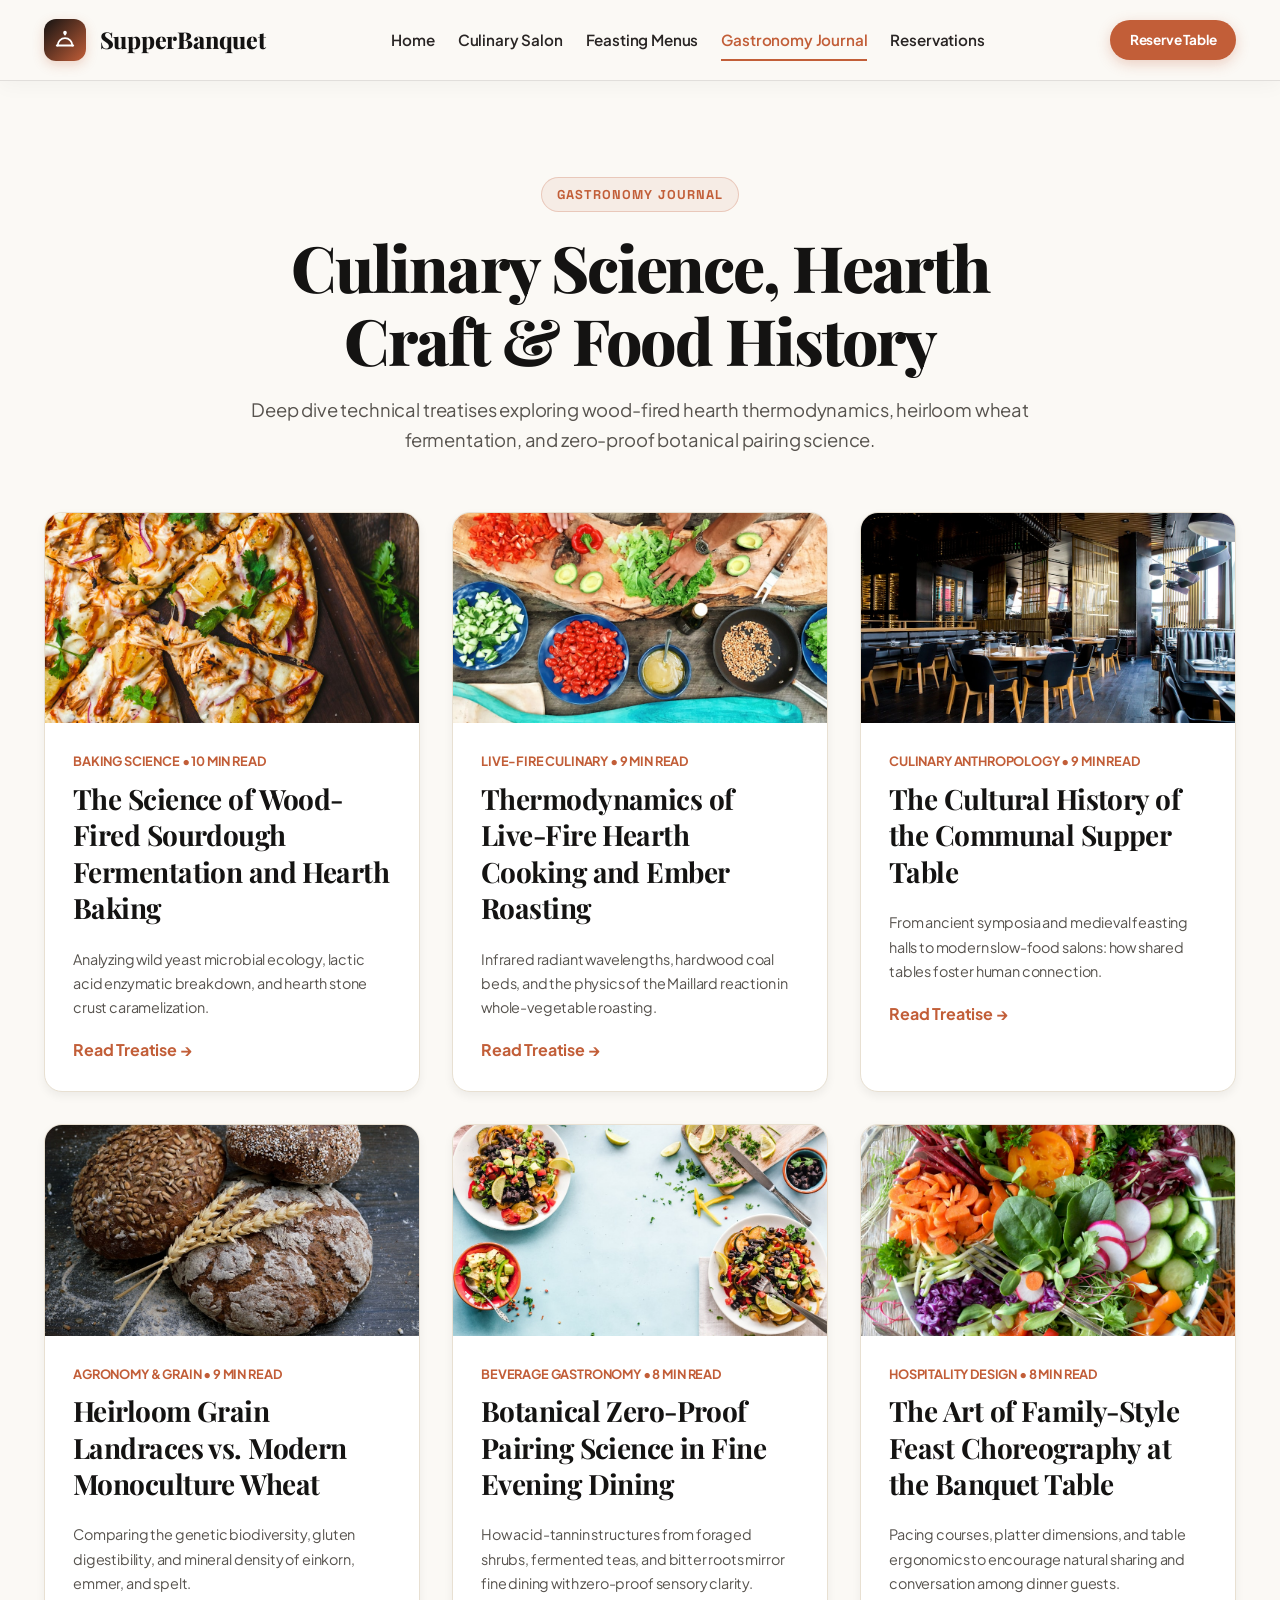
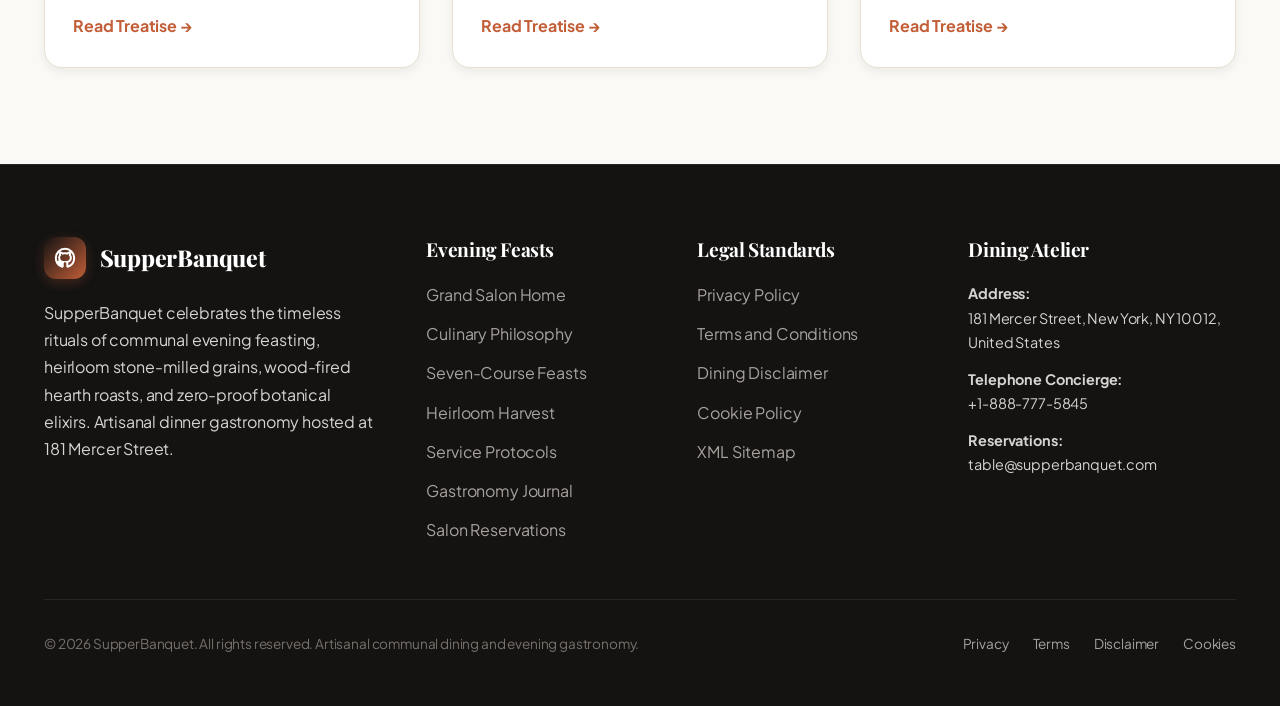
<file: blog/index.html>
<!DOCTYPE html>
<html lang="en">
<head>
  <meta charset="UTF-8">
  <meta name="viewport" content="width=device-width, initial-scale=1.0">
  <title>SupperBanquet Journal | Gastronomic Science & Culinary History</title>
  <meta name="description" content="Technical culinary treatises, wood-fired hearth science, stone grain milling, and communal dining history from SupperBanquet.">
    <link rel="preconnect" href="https://fonts.googleapis.com">
  <link rel="preconnect" href="https://fonts.gstatic.com" crossorigin>
  <link href="https://fonts.googleapis.com/css2?family=Playfair+Display:ital,wght@0,400..900;1,400..900&family=Plus+Jakarta+Sans:wght@400;500;600;700;800&family=Space+Grotesk:wght@500;700&display=swap" rel="stylesheet">
  <link rel="stylesheet" href="../assets/css/style.css">
  <link rel="icon" href="favicon.ico">
  <!-- Google tag (gtag.js) -->
<script async src="https://www.googletagmanager.com/gtag/js?id=G-0LY0HY7L01"></script>
<script>
  window.dataLayer = window.dataLayer || [];
  function gtag(){dataLayer.push(arguments);}
  gtag('js', new Date());
  gtag('config', 'G-0LY0HY7L01');
</script>
</head>
<body>
<header class="site-header">
  <div class="reading-progress-bar"></div>
  <div class="container header-inner">
    <a href="../index.php" class="site-logo">
      <div class="logo-symbol">
        <svg width="22" height="22" viewBox="0 0 24 24" fill="none" stroke="currentColor" stroke-width="2" stroke-linecap="round" stroke-linejoin="round"><path d="M3 18h18"/><path d="M4 18a8 8 0 0 1 16 0"/><path d="M12 4v2"/><circle cx="12" cy="4" r="1"/></svg>
      </div>
      <span>SupperBanquet</span>
    </a>
    <nav class="site-nav">
      <a href="../index.php" class="nav-link">Home</a>
      <a href="../about.html" class="nav-link">Culinary Salon</a>
      <a href="../index.php#feasts" class="nav-link">Feasting Menus</a>
      <a href="../blog.html" class="nav-link active">Gastronomy Journal</a>
      <a href="../contact.html" class="nav-link">Reservations</a>
    </nav>
    <div class="header-actions">
      <a href="../contact.html" class="btn btn-primary btn-sm">Reserve Table</a>
      <button class="mobile-toggle" aria-label="Toggle Navigation Menu">
        <svg width="22" height="22" viewBox="0 0 24 24" fill="none" stroke="currentColor" stroke-width="2.2" stroke-linecap="round" stroke-linejoin="round"><line x1="3" y1="12" x2="21" y2="12"/><line x1="3" y1="6" x2="21" y2="6"/><line x1="3" y1="18" x2="21" y2="18"/></svg>
      </button>
    </div>
  </div>
</header>

<div class="drawer-backdrop"></div>
<div class="mobile-drawer">
  <div>
    <div class="mobile-drawer-header">
      <div class="site-logo">
        <div class="logo-symbol">
          <svg width="22" height="22" viewBox="0 0 24 24" fill="none" stroke="currentColor" stroke-width="2" stroke-linecap="round" stroke-linejoin="round"><path d="M3 18h18"/><path d="M4 18a8 8 0 0 1 16 0"/><path d="M12 4v2"/><circle cx="12" cy="4" r="1"/></svg>
        </div>
        <span>SupperBanquet</span>
      </div>
      <button class="mobile-drawer-close" aria-label="Close Navigation Menu">
        <svg width="22" height="22" viewBox="0 0 24 24" fill="none" stroke="currentColor" stroke-width="2.2" stroke-linecap="round" stroke-linejoin="round"><line x1="18" y1="6" x2="6" y2="18"/><line x1="6" y1="6" x2="18" y2="18"/></svg>
      </button>
    </div>
    <div class="mobile-nav-links">
      <a href="../index.php" class="nav-link">Home</a>
      <a href="../about.html" class="nav-link">Culinary Salon</a>
      <a href="../index.php#feasts" class="nav-link">Feasting Menus</a>
      <a href="../blog.html" class="nav-link active">Gastronomy Journal</a>
      <a href="../contact.html" class="nav-link">Reservations</a>
      <hr style="border:none;border-top:1px solid #e7dfd3;margin:0.75rem 0;">
      <a href="../privacy-policy.html" class="nav-link" style="font-size:0.9rem;color:#78716c;">Privacy Policy</a>
      <a href="../terms-and-conditions.html" class="nav-link" style="font-size:0.9rem;color:#78716c;">Terms of Service</a>
      <a href="../disclaimer.html" class="nav-link" style="font-size:0.9rem;color:#78716c;">Dining Disclaimer</a>
      <a href="../cookie-policy.html" class="nav-link" style="font-size:0.9rem;color:#78716c;">Cookie Policy</a>
    </div>
  </div>
  <div style="padding-top:1.5rem;border-top:1px solid #e7dfd3;">
    <a href="../contact.html" class="btn btn-primary" style="width:100%;">Reserve Your Seat</a>
  </div>
</div>

<main class="section">
  <div class="container">
    <div class="section-header">
      <div class="section-kicker">Gastronomy Journal</div>
      <h1 class="section-title">Culinary Science, Hearth Craft & Food History</h1>
      <p class="section-subtitle">Deep dive technical treatises exploring wood-fired hearth thermodynamics, heirloom wheat fermentation, and zero-proof botanical pairing science.</p>
    </div>
    <div class="blog-grid">
      <div class="blog-card">
        <div class="blog-card-media"><img src="../assets/images/woodfired_sourdough_crust.jpg" alt="Science of Wood-Fired Sourdough Fermentation"></div>
        <div class="blog-card-body">
          <div style="font-size:0.8rem;color:#c25e38;font-weight:700;margin-bottom:0.5rem;">BAKING SCIENCE • 10 MIN READ</div>
          <h3><a href="the-science-of-wood-fired-sourdough-fermentation-and-hearth-baking.html">The Science of Wood-Fired Sourdough Fermentation and Hearth Baking</a></h3>
          <p style="font-size:0.9rem;color:#57534e;margin:0.5rem 0 1rem 0;">Analyzing wild yeast microbial ecology, lactic acid enzymatic breakdown, and hearth stone crust caramelization.</p>
          <a href="the-science-of-wood-fired-sourdough-fermentation-and-hearth-baking.html" style="color:#c25e38;font-weight:700;">Read Treatise &rarr;</a>
        </div>
      </div>
      <div class="blog-card">
        <div class="blog-card-media"><img src="../assets/images/roasted_root_vegetables.jpg" alt="Thermodynamics of Live-Fire Hearth Cooking"></div>
        <div class="blog-card-body">
          <div style="font-size:0.8rem;color:#c25e38;font-weight:700;margin-bottom:0.5rem;">LIVE-FIRE CULINARY • 9 MIN READ</div>
          <h3><a href="thermodynamics-of-live-fire-hearth-cooking-and-ember-roasting.html">Thermodynamics of Live-Fire Hearth Cooking and Ember Roasting</a></h3>
          <p style="font-size:0.9rem;color:#57534e;margin:0.5rem 0 1rem 0;">Infrared radiant wavelengths, hardwood coal beds, and the physics of the Maillard reaction in whole-vegetable roasting.</p>
          <a href="thermodynamics-of-live-fire-hearth-cooking-and-ember-roasting.html" style="color:#c25e38;font-weight:700;">Read Treatise &rarr;</a>
        </div>
      </div>
      <div class="blog-card">
        <div class="blog-card-media"><img src="../assets/images/ambient_supper_salon.jpg" alt="The Cultural History of the Communal Supper Table"></div>
        <div class="blog-card-body">
          <div style="font-size:0.8rem;color:#c25e38;font-weight:700;margin-bottom:0.5rem;">CULINARY ANTHROPOLOGY • 9 MIN READ</div>
          <h3><a href="the-cultural-history-of-the-communal-supper-table.html">The Cultural History of the Communal Supper Table</a></h3>
          <p style="font-size:0.9rem;color:#57534e;margin:0.5rem 0 1rem 0;">From ancient symposia and medieval feasting halls to modern slow-food salons: how shared tables foster human connection.</p>
          <a href="the-cultural-history-of-the-communal-supper-table.html" style="color:#c25e38;font-weight:700;">Read Treatise &rarr;</a>
        </div>
      </div>
      <div class="blog-card">
        <div class="blog-card-media"><img src="../assets/images/stone_milled_grains_harvest.jpg" alt="Heirloom Grain Landraces vs Modern Monoculture Wheat"></div>
        <div class="blog-card-body">
          <div style="font-size:0.8rem;color:#c25e38;font-weight:700;margin-bottom:0.5rem;">AGRONOMY & GRAIN • 9 MIN READ</div>
          <h3><a href="heirloom-grain-landraces-vs-modern-monoculture-wheat.html">Heirloom Grain Landraces vs. Modern Monoculture Wheat</a></h3>
          <p style="font-size:0.9rem;color:#57534e;margin:0.5rem 0 1rem 0;">Comparing the genetic biodiversity, gluten digestibility, and mineral density of einkorn, emmer, and spelt.</p>
          <a href="heirloom-grain-landraces-vs-modern-monoculture-wheat.html" style="color:#c25e38;font-weight:700;">Read Treatise &rarr;</a>
        </div>
      </div>
      <div class="blog-card">
        <div class="blog-card-media"><img src="../assets/images/herb_infused_vegetable_broth.jpg" alt="Botanical Zero-Proof Pairing Science"></div>
        <div class="blog-card-body">
          <div style="font-size:0.8rem;color:#c25e38;font-weight:700;margin-bottom:0.5rem;">BEVERAGE GASTRONOMY • 8 MIN READ</div>
          <h3><a href="botanical-zero-proof-pairing-science-in-fine-evening-dining.html">Botanical Zero-Proof Pairing Science in Fine Evening Dining</a></h3>
          <p style="font-size:0.9rem;color:#57534e;margin:0.5rem 0 1rem 0;">How acid-tannin structures from foraged shrubs, fermented teas, and bitter roots mirror fine dining with zero-proof sensory clarity.</p>
          <a href="botanical-zero-proof-pairing-science-in-fine-evening-dining.html" style="color:#c25e38;font-weight:700;">Read Treatise &rarr;</a>
        </div>
      </div>
      <div class="blog-card">
        <div class="blog-card-media"><img src="../assets/images/harvest_salad_platter.jpg" alt="The Art of Family-Style Feast Choreography"></div>
        <div class="blog-card-body">
          <div style="font-size:0.8rem;color:#c25e38;font-weight:700;margin-bottom:0.5rem;">HOSPITALITY DESIGN • 8 MIN READ</div>
          <h3><a href="the-art-of-family-style-feast-choreography-at-the-banquet-table.html">The Art of Family-Style Feast Choreography at the Banquet Table</a></h3>
          <p style="font-size:0.9rem;color:#57534e;margin:0.5rem 0 1rem 0;">Pacing courses, platter dimensions, and table ergonomics to encourage natural sharing and conversation among dinner guests.</p>
          <a href="the-art-of-family-style-feast-choreography-at-the-banquet-table.html" style="color:#c25e38;font-weight:700;">Read Treatise &rarr;</a>
        </div>
      </div>
    </div>
  </div>
</main>
<footer class="site-footer">
  <div class="container">
    <div class="footer-grid">
      <div class="footer-brand">
        <a href="../index.php" class="site-logo">
          <div class="logo-symbol">
            <svg width="22" height="22" viewBox="0 0 24 24" fill="none" stroke="currentColor" stroke-width="2.2"><path d="M12 2a10 10 0 0 0-10 10c0 4.42 2.87 8.17 6.84 9.5.5.08.66-.23.66-.5v-1.69c-2.77.6-3.36-1.34-3.36-1.34-.46-1.16-1.11-1.47-1.11-1.47-.91-.62.07-.6.07-.6 1 .07 1.53 1.03 1.53 1.03.87 1.52 2.34 1.07 2.91.83.1-.65.35-1.09.63-1.34-2.22-.25-4.55-1.11-4.55-4.92 0-1.11.38-2 1.03-2.71-.1-.25-.45-1.29.1-2.64 0 0 .84-.27 2.75 1.02.79-.22 1.65-.33 2.5-.33.85 0 1.71.11 2.5.33 1.91-1.29 2.75-1.02 2.75-1.02.55 1.35.2 2.39.1 2.64.65.71 1.03 1.6 1.03 2.71 0 3.82-2.34 4.66-4.57 4.91.36.31.69.92.69 1.85V21c0 .27.16.59.67.5C19.14 20.16 22 16.42 22 12A10 10 0 0 0 12 2z"/></svg>
          </div>
          <span>SupperBanquet</span>
        </a>
        <p>SupperBanquet celebrates the timeless rituals of communal evening feasting, heirloom stone-milled grains, wood-fired hearth roasts, and zero-proof botanical elixirs. Artisanal dinner gastronomy hosted at 181 Mercer Street.</p>
      </div>
      <div class="footer-col">
        <h4>Evening Feasts</h4>
        <ul class="footer-links">
          <li><a href="../index.php">Grand Salon Home</a></li>
          <li><a href="../about.html">Culinary Philosophy</a></li>
          <li><a href="../index.php#feasts">Seven-Course Feasts</a></li>
          <li><a href="../index.php#materials">Heirloom Harvest</a></li>
          <li><a href="../index.php#service">Service Protocols</a></li>
          <li><a href="blog.html">Gastronomy Journal</a></li>
          <li><a href="../contact.html">Salon Reservations</a></li>
        </ul>
      </div>
      <div class="footer-col">
        <h4>Legal Standards</h4>
        <ul class="footer-links">
          <li><a href="../privacy-policy.html">Privacy Policy</a></li>
          <li><a href="../terms-and-conditions.html">Terms and Conditions</a></li>
          <li><a href="../disclaimer.html">Dining Disclaimer</a></li>
          <li><a href="../cookie-policy.html">Cookie Policy</a></li>
          <li><a href="sitemap.xml">XML Sitemap</a></li>
        </ul>
      </div>
      <div class="footer-col">
        <h4>Dining Atelier</h4>
        <div style="margin-bottom:0.75rem;font-size:0.9rem;">
          <strong>Address:</strong><br>
          181 Mercer Street, New York, NY 10012, United States
        </div>
        <div style="margin-bottom:0.75rem;font-size:0.9rem;">
          <strong>Telephone Concierge:</strong><br>
          +1-888-777-5845
        </div>
        <div style="font-size:0.9rem;">
          <strong>Reservations:</strong><br>
          table@supperbanquet.com
        </div>
      </div>
    </div>
    <div class="footer-bottom">
      <p>&copy; 2026 SupperBanquet. All rights reserved. Artisanal communal dining and evening gastronomy.</p>
      <div style="display:flex;gap:1.5rem;">
        <a href="../privacy-policy.html">Privacy</a>
        <a href="../terms-and-conditions.html">Terms</a>
        <a href="../disclaimer.html">Disclaimer</a>
        <a href="../cookie-policy.html">Cookies</a>
      </div>
    </div>
  </div>
</footer>
<script src="../assets/js/main.js"></script>
</body>
</html>
</file>
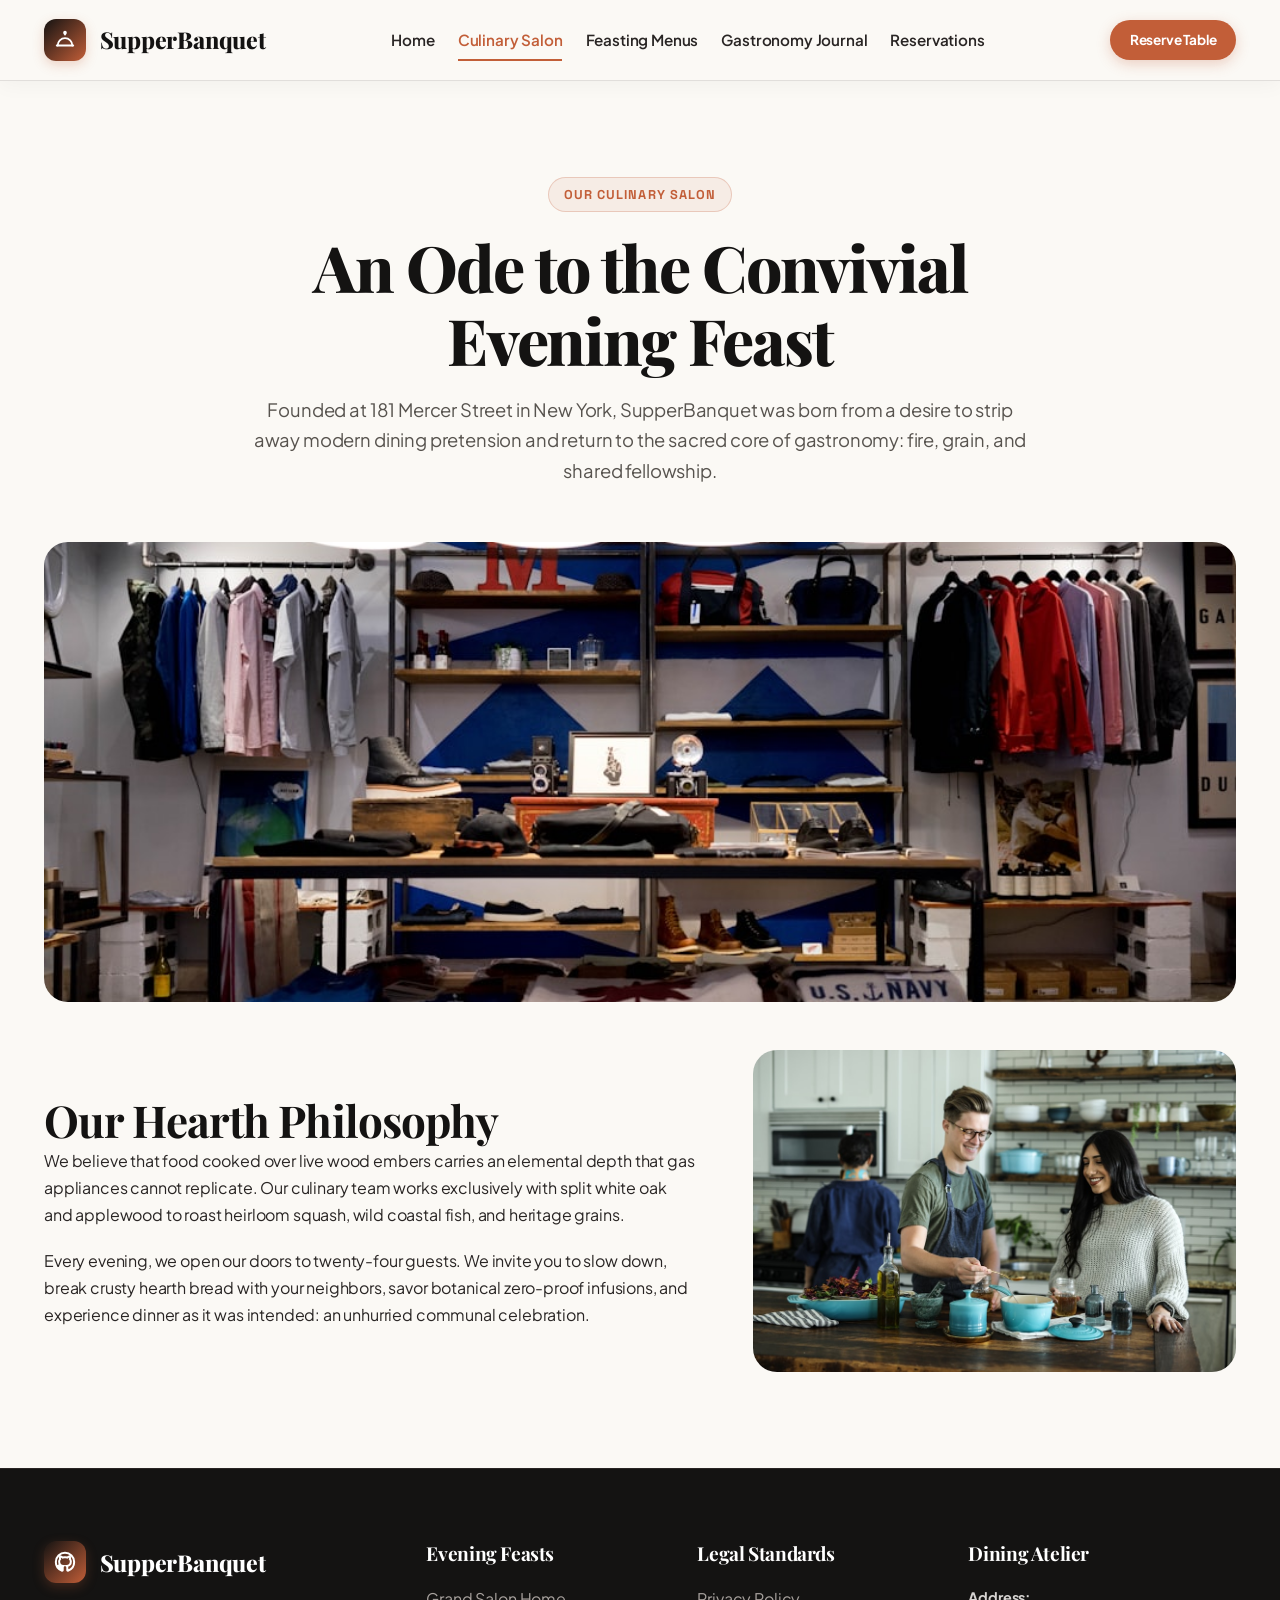
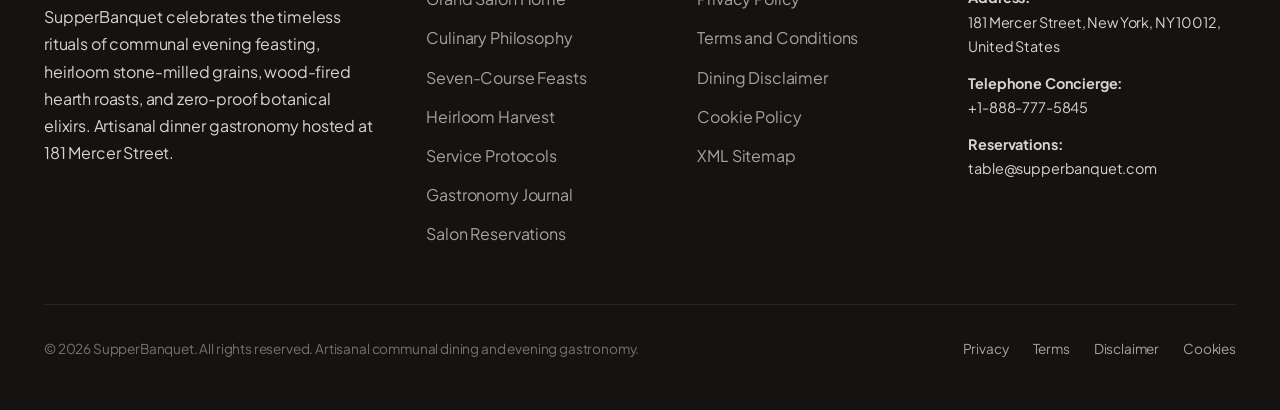
<file: about.html>
<!DOCTYPE html>
<html lang="en">
<head>
  <meta charset="UTF-8">
  <meta name="viewport" content="width=device-width, initial-scale=1.0">
  <title>About SupperBanquet | Mercer Street Dining Salon & Culinary Heritage</title>
  <meta name="description" content="Discover the culinary philosophy, live-fire hearth methods, and communal evening rituals of SupperBanquet at 181 Mercer Street, New York.">
    <link rel="preconnect" href="https://fonts.googleapis.com">
  <link rel="preconnect" href="https://fonts.gstatic.com" crossorigin>
  <link href="https://fonts.googleapis.com/css2?family=Playfair+Display:ital,wght@0,400..900;1,400..900&family=Plus+Jakarta+Sans:wght@400;500;600;700;800&family=Space+Grotesk:wght@500;700&display=swap" rel="stylesheet">
  <link rel="stylesheet" href="assets/css/style.css">
  <link rel="icon" href="favicon.ico">
  <!-- Google tag (gtag.js) -->
<script async src="https://www.googletagmanager.com/gtag/js?id=G-0LY0HY7L01"></script>
<script>
  window.dataLayer = window.dataLayer || [];
  function gtag(){dataLayer.push(arguments);}
  gtag('js', new Date());
  gtag('config', 'G-0LY0HY7L01');
</script>
</head>
<body>
<header class="site-header">
  <div class="reading-progress-bar"></div>
  <div class="container header-inner">
    <a href="index.php" class="site-logo">
      <div class="logo-symbol">
        <svg width="22" height="22" viewBox="0 0 24 24" fill="none" stroke="currentColor" stroke-width="2" stroke-linecap="round" stroke-linejoin="round"><path d="M3 18h18"/><path d="M4 18a8 8 0 0 1 16 0"/><path d="M12 4v2"/><circle cx="12" cy="4" r="1"/></svg>
      </div>
      <span>SupperBanquet</span>
    </a>
    <nav class="site-nav">
      <a href="index.php" class="nav-link">Home</a>
      <a href="about.html" class="nav-link active">Culinary Salon</a>
      <a href="index.php#feasts" class="nav-link">Feasting Menus</a>
      <a href="blog.html" class="nav-link">Gastronomy Journal</a>
      <a href="contact.html" class="nav-link">Reservations</a>
    </nav>
    <div class="header-actions">
      <a href="contact.html" class="btn btn-primary btn-sm">Reserve Table</a>
      <button class="mobile-toggle" aria-label="Toggle Navigation Menu">
        <svg width="22" height="22" viewBox="0 0 24 24" fill="none" stroke="currentColor" stroke-width="2.2" stroke-linecap="round" stroke-linejoin="round"><line x1="3" y1="12" x2="21" y2="12"/><line x1="3" y1="6" x2="21" y2="6"/><line x1="3" y1="18" x2="21" y2="18"/></svg>
      </button>
    </div>
  </div>
</header>

<div class="drawer-backdrop"></div>
<div class="mobile-drawer">
  <div>
    <div class="mobile-drawer-header">
      <div class="site-logo">
        <div class="logo-symbol">
          <svg width="22" height="22" viewBox="0 0 24 24" fill="none" stroke="currentColor" stroke-width="2" stroke-linecap="round" stroke-linejoin="round"><path d="M3 18h18"/><path d="M4 18a8 8 0 0 1 16 0"/><path d="M12 4v2"/><circle cx="12" cy="4" r="1"/></svg>
        </div>
        <span>SupperBanquet</span>
      </div>
      <button class="mobile-drawer-close" aria-label="Close Navigation Menu">
        <svg width="22" height="22" viewBox="0 0 24 24" fill="none" stroke="currentColor" stroke-width="2.2" stroke-linecap="round" stroke-linejoin="round"><line x1="18" y1="6" x2="6" y2="18"/><line x1="6" y1="6" x2="18" y2="18"/></svg>
      </button>
    </div>
    <div class="mobile-nav-links">
      <a href="index.php" class="nav-link">Home</a>
      <a href="about.html" class="nav-link active">Culinary Salon</a>
      <a href="index.php#feasts" class="nav-link">Feasting Menus</a>
      <a href="blog.html" class="nav-link">Gastronomy Journal</a>
      <a href="contact.html" class="nav-link">Reservations</a>
      <hr style="border:none;border-top:1px solid #e7dfd3;margin:0.75rem 0;">
      <a href="privacy-policy.html" class="nav-link" style="font-size:0.9rem;color:#78716c;">Privacy Policy</a>
      <a href="terms-and-conditions.html" class="nav-link" style="font-size:0.9rem;color:#78716c;">Terms of Service</a>
      <a href="disclaimer.html" class="nav-link" style="font-size:0.9rem;color:#78716c;">Dining Disclaimer</a>
      <a href="cookie-policy.html" class="nav-link" style="font-size:0.9rem;color:#78716c;">Cookie Policy</a>
    </div>
  </div>
  <div style="padding-top:1.5rem;border-top:1px solid #e7dfd3;">
    <a href="contact.html" class="btn btn-primary" style="width:100%;">Reserve Your Seat</a>
  </div>
</div>

<main>
  <section class="section">
    <div class="container">
      <div class="section-header">
        <div class="section-kicker">Our Culinary Salon</div>
        <h1 class="section-title">An Ode to the Convivial Evening Feast</h1>
        <p class="section-subtitle">Founded at 181 Mercer Street in New York, SupperBanquet was born from a desire to strip away modern dining pretension and return to the sacred core of gastronomy: fire, grain, and shared fellowship.</p>
      </div>
      <div style="border-radius:var(--radius-xl);overflow:hidden;margin-bottom:3rem;">
        <img src="assets/images/mercer_street_dining_salon.jpg" alt="Mercer Street Dining Salon" style="width:100%;height:460px;object-fit:cover;">
      </div>
      <div class="hero-grid">
        <div>
          <h2>Our Hearth Philosophy</h2>
          <p>We believe that food cooked over live wood embers carries an elemental depth that gas appliances cannot replicate. Our culinary team works exclusively with split white oak and applewood to roast heirloom squash, wild coastal fish, and heritage grains.</p>
          <p>Every evening, we open our doors to twenty-four guests. We invite you to slow down, break crusty hearth bread with your neighbors, savor botanical zero-proof infusions, and experience dinner as it was intended: an unhurried communal celebration.</p>
        </div>
        <div>
          <div style="border-radius:var(--radius-xl);overflow:hidden;">
            <img src="assets/images/chef_kitchen_pass_prep.jpg" alt="Culinary brigade preparing evening courses" loading="lazy">
          </div>
        </div>
      </div>
    </div>
  </section>
</main>
<footer class="site-footer">
  <div class="container">
    <div class="footer-grid">
      <div class="footer-brand">
        <a href="index.php" class="site-logo">
          <div class="logo-symbol">
            <svg width="22" height="22" viewBox="0 0 24 24" fill="none" stroke="currentColor" stroke-width="2.2"><path d="M12 2a10 10 0 0 0-10 10c0 4.42 2.87 8.17 6.84 9.5.5.08.66-.23.66-.5v-1.69c-2.77.6-3.36-1.34-3.36-1.34-.46-1.16-1.11-1.47-1.11-1.47-.91-.62.07-.6.07-.6 1 .07 1.53 1.03 1.53 1.03.87 1.52 2.34 1.07 2.91.83.1-.65.35-1.09.63-1.34-2.22-.25-4.55-1.11-4.55-4.92 0-1.11.38-2 1.03-2.71-.1-.25-.45-1.29.1-2.64 0 0 .84-.27 2.75 1.02.79-.22 1.65-.33 2.5-.33.85 0 1.71.11 2.5.33 1.91-1.29 2.75-1.02 2.75-1.02.55 1.35.2 2.39.1 2.64.65.71 1.03 1.6 1.03 2.71 0 3.82-2.34 4.66-4.57 4.91.36.31.69.92.69 1.85V21c0 .27.16.59.67.5C19.14 20.16 22 16.42 22 12A10 10 0 0 0 12 2z"/></svg>
          </div>
          <span>SupperBanquet</span>
        </a>
        <p>SupperBanquet celebrates the timeless rituals of communal evening feasting, heirloom stone-milled grains, wood-fired hearth roasts, and zero-proof botanical elixirs. Artisanal dinner gastronomy hosted at 181 Mercer Street.</p>
      </div>
      <div class="footer-col">
        <h4>Evening Feasts</h4>
        <ul class="footer-links">
          <li><a href="index.php">Grand Salon Home</a></li>
          <li><a href="about.html">Culinary Philosophy</a></li>
          <li><a href="index.php#feasts">Seven-Course Feasts</a></li>
          <li><a href="index.php#materials">Heirloom Harvest</a></li>
          <li><a href="index.php#service">Service Protocols</a></li>
          <li><a href="blog.html">Gastronomy Journal</a></li>
          <li><a href="contact.html">Salon Reservations</a></li>
        </ul>
      </div>
      <div class="footer-col">
        <h4>Legal Standards</h4>
        <ul class="footer-links">
          <li><a href="privacy-policy.html">Privacy Policy</a></li>
          <li><a href="terms-and-conditions.html">Terms and Conditions</a></li>
          <li><a href="disclaimer.html">Dining Disclaimer</a></li>
          <li><a href="cookie-policy.html">Cookie Policy</a></li>
          <li><a href="sitemap.xml">XML Sitemap</a></li>
        </ul>
      </div>
      <div class="footer-col">
        <h4>Dining Atelier</h4>
        <div style="margin-bottom:0.75rem;font-size:0.9rem;">
          <strong>Address:</strong><br>
          181 Mercer Street, New York, NY 10012, United States
        </div>
        <div style="margin-bottom:0.75rem;font-size:0.9rem;">
          <strong>Telephone Concierge:</strong><br>
          +1-888-777-5845
        </div>
        <div style="font-size:0.9rem;">
          <strong>Reservations:</strong><br>
          table@supperbanquet.com
        </div>
      </div>
    </div>
    <div class="footer-bottom">
      <p>&copy; 2026 SupperBanquet. All rights reserved. Artisanal communal dining and evening gastronomy.</p>
      <div style="display:flex;gap:1.5rem;">
        <a href="privacy-policy.html">Privacy</a>
        <a href="terms-and-conditions.html">Terms</a>
        <a href="disclaimer.html">Disclaimer</a>
        <a href="cookie-policy.html">Cookies</a>
      </div>
    </div>
  </div>
</footer>
<script src="assets/js/main.js"></script>
</body>
</html>
</file>
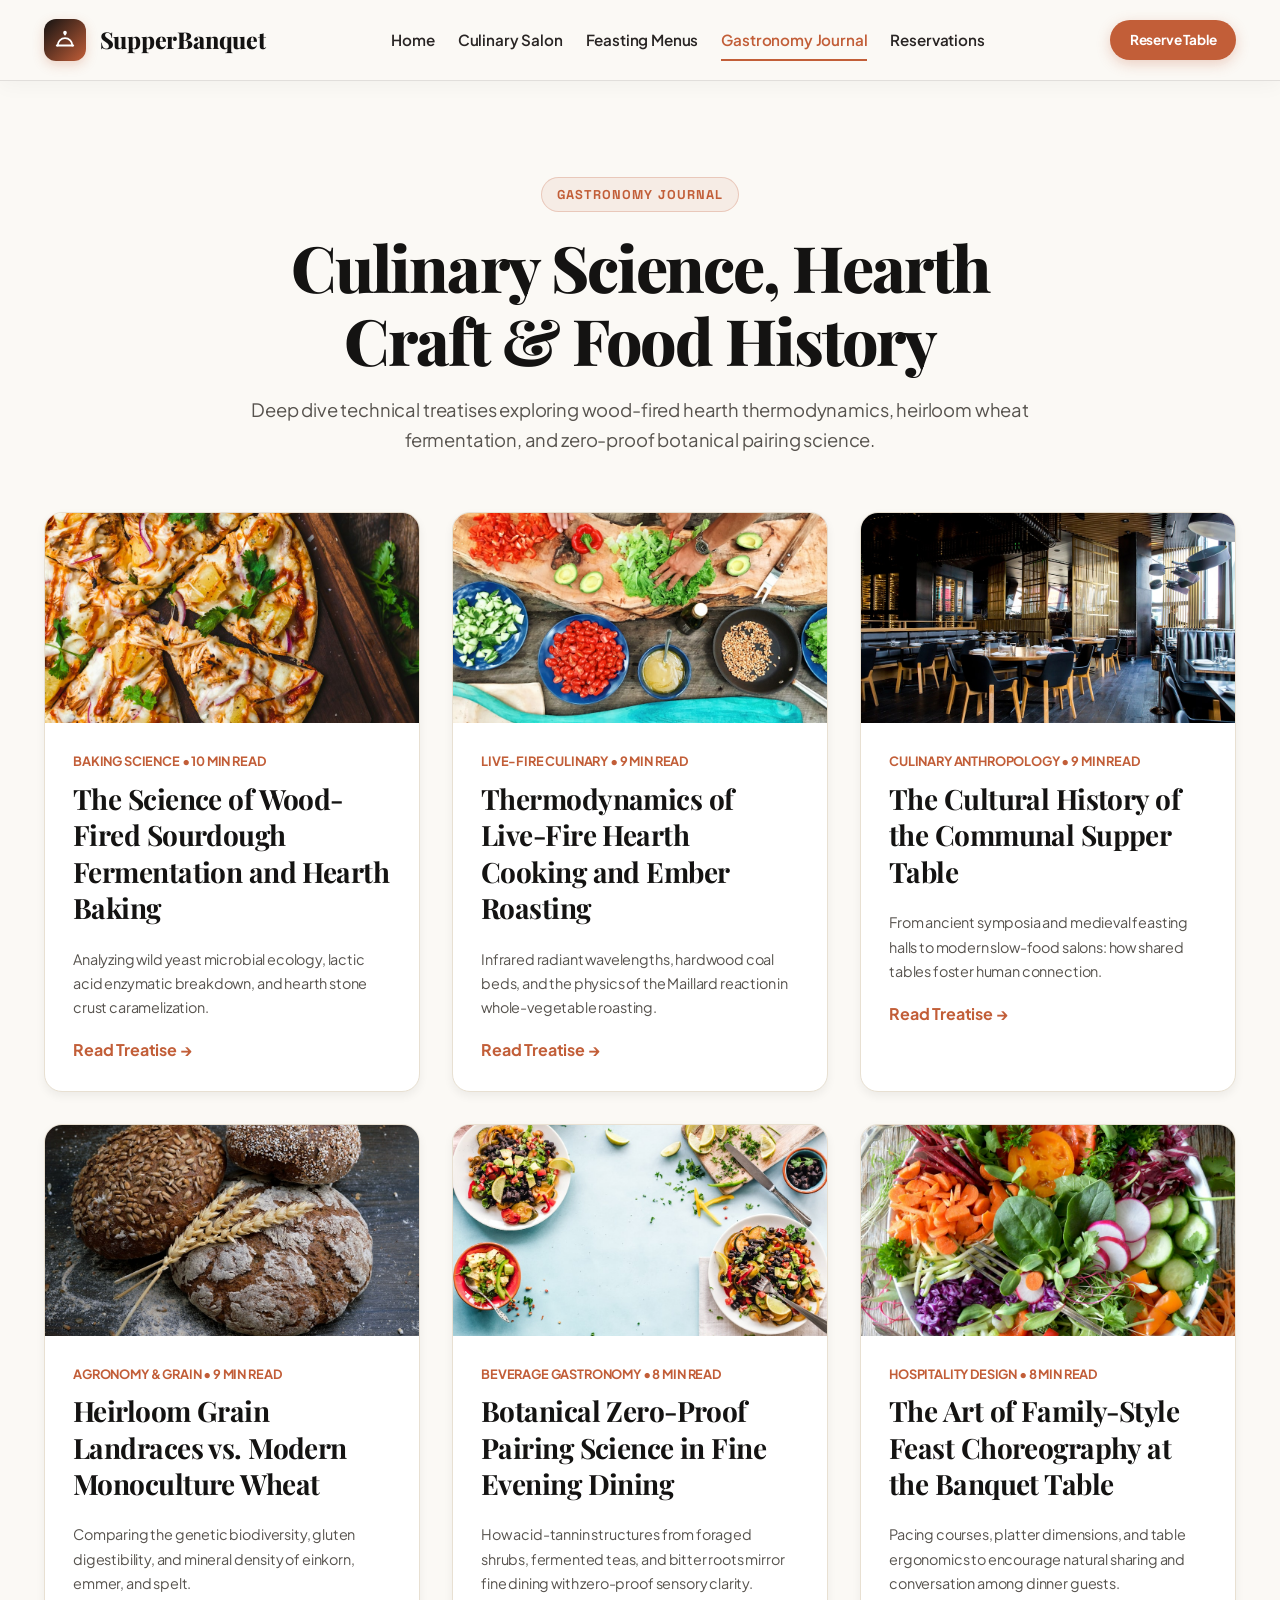
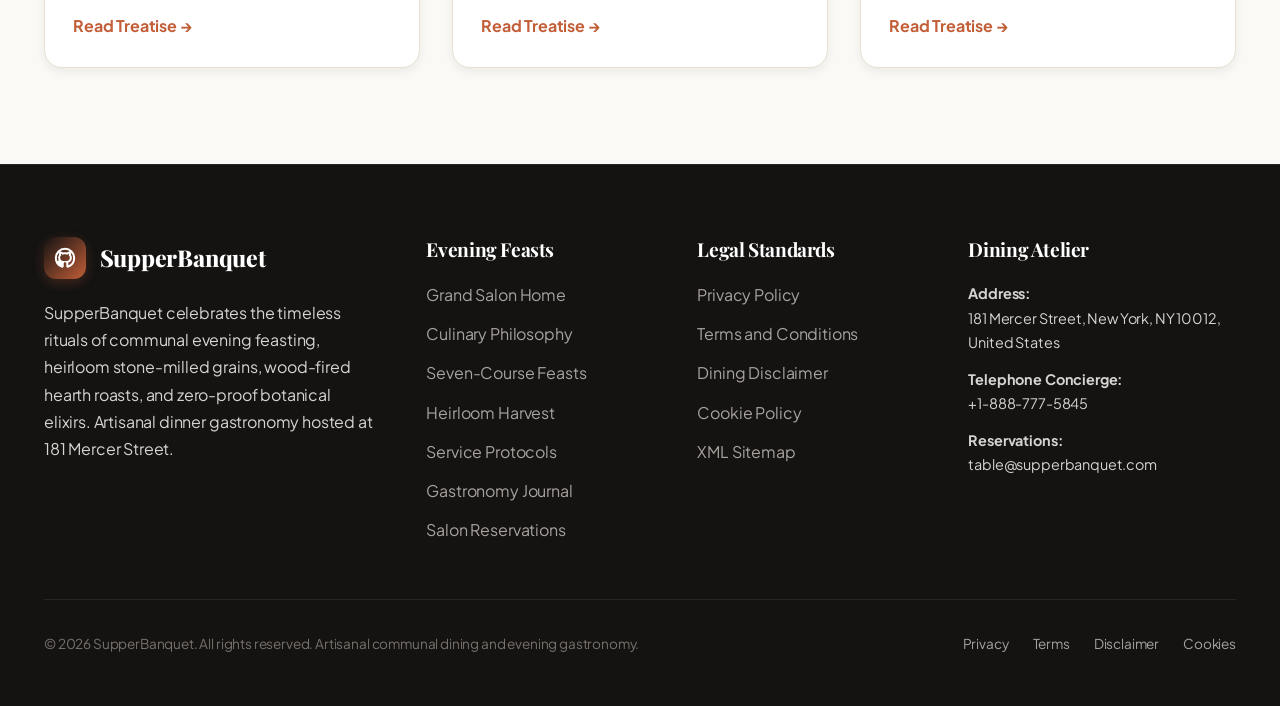
<file: blog.html>
<!DOCTYPE html>
<html lang="en">
<head>
  <meta charset="UTF-8">
  <meta name="viewport" content="width=device-width, initial-scale=1.0">
  <title>SupperBanquet Journal | Gastronomic Science & Culinary History</title>
  <meta name="description" content="Technical culinary treatises, wood-fired hearth science, stone grain milling, and communal dining history from SupperBanquet.">
    <link rel="preconnect" href="https://fonts.googleapis.com">
  <link rel="preconnect" href="https://fonts.gstatic.com" crossorigin>
  <link href="https://fonts.googleapis.com/css2?family=Playfair+Display:ital,wght@0,400..900;1,400..900&family=Plus+Jakarta+Sans:wght@400;500;600;700;800&family=Space+Grotesk:wght@500;700&display=swap" rel="stylesheet">
  <link rel="stylesheet" href="assets/css/style.css">
  <link rel="icon" href="favicon.ico">
  <!-- Google tag (gtag.js) -->
<script async src="https://www.googletagmanager.com/gtag/js?id=G-0LY0HY7L01"></script>
<script>
  window.dataLayer = window.dataLayer || [];
  function gtag(){dataLayer.push(arguments);}
  gtag('js', new Date());
  gtag('config', 'G-0LY0HY7L01');
</script>
</head>
<body>
<header class="site-header">
  <div class="reading-progress-bar"></div>
  <div class="container header-inner">
    <a href="index.php" class="site-logo">
      <div class="logo-symbol">
        <svg width="22" height="22" viewBox="0 0 24 24" fill="none" stroke="currentColor" stroke-width="2" stroke-linecap="round" stroke-linejoin="round"><path d="M3 18h18"/><path d="M4 18a8 8 0 0 1 16 0"/><path d="M12 4v2"/><circle cx="12" cy="4" r="1"/></svg>
      </div>
      <span>SupperBanquet</span>
    </a>
    <nav class="site-nav">
      <a href="index.php" class="nav-link">Home</a>
      <a href="about.html" class="nav-link">Culinary Salon</a>
      <a href="index.php#feasts" class="nav-link">Feasting Menus</a>
      <a href="blog.html" class="nav-link active">Gastronomy Journal</a>
      <a href="contact.html" class="nav-link">Reservations</a>
    </nav>
    <div class="header-actions">
      <a href="contact.html" class="btn btn-primary btn-sm">Reserve Table</a>
      <button class="mobile-toggle" aria-label="Toggle Navigation Menu">
        <svg width="22" height="22" viewBox="0 0 24 24" fill="none" stroke="currentColor" stroke-width="2.2" stroke-linecap="round" stroke-linejoin="round"><line x1="3" y1="12" x2="21" y2="12"/><line x1="3" y1="6" x2="21" y2="6"/><line x1="3" y1="18" x2="21" y2="18"/></svg>
      </button>
    </div>
  </div>
</header>

<div class="drawer-backdrop"></div>
<div class="mobile-drawer">
  <div>
    <div class="mobile-drawer-header">
      <div class="site-logo">
        <div class="logo-symbol">
          <svg width="22" height="22" viewBox="0 0 24 24" fill="none" stroke="currentColor" stroke-width="2" stroke-linecap="round" stroke-linejoin="round"><path d="M3 18h18"/><path d="M4 18a8 8 0 0 1 16 0"/><path d="M12 4v2"/><circle cx="12" cy="4" r="1"/></svg>
        </div>
        <span>SupperBanquet</span>
      </div>
      <button class="mobile-drawer-close" aria-label="Close Navigation Menu">
        <svg width="22" height="22" viewBox="0 0 24 24" fill="none" stroke="currentColor" stroke-width="2.2" stroke-linecap="round" stroke-linejoin="round"><line x1="18" y1="6" x2="6" y2="18"/><line x1="6" y1="6" x2="18" y2="18"/></svg>
      </button>
    </div>
    <div class="mobile-nav-links">
      <a href="index.php" class="nav-link">Home</a>
      <a href="about.html" class="nav-link">Culinary Salon</a>
      <a href="index.php#feasts" class="nav-link">Feasting Menus</a>
      <a href="blog.html" class="nav-link active">Gastronomy Journal</a>
      <a href="contact.html" class="nav-link">Reservations</a>
      <hr style="border:none;border-top:1px solid #e7dfd3;margin:0.75rem 0;">
      <a href="privacy-policy.html" class="nav-link" style="font-size:0.9rem;color:#78716c;">Privacy Policy</a>
      <a href="terms-and-conditions.html" class="nav-link" style="font-size:0.9rem;color:#78716c;">Terms of Service</a>
      <a href="disclaimer.html" class="nav-link" style="font-size:0.9rem;color:#78716c;">Dining Disclaimer</a>
      <a href="cookie-policy.html" class="nav-link" style="font-size:0.9rem;color:#78716c;">Cookie Policy</a>
    </div>
  </div>
  <div style="padding-top:1.5rem;border-top:1px solid #e7dfd3;">
    <a href="contact.html" class="btn btn-primary" style="width:100%;">Reserve Your Seat</a>
  </div>
</div>

<main class="section">
  <div class="container">
    <div class="section-header">
      <div class="section-kicker">Gastronomy Journal</div>
      <h1 class="section-title">Culinary Science, Hearth Craft & Food History</h1>
      <p class="section-subtitle">Deep dive technical treatises exploring wood-fired hearth thermodynamics, heirloom wheat fermentation, and zero-proof botanical pairing science.</p>
    </div>
    <div class="blog-grid">
      <div class="blog-card">
        <div class="blog-card-media"><img src="assets/images/woodfired_sourdough_crust.jpg" alt="Science of Wood-Fired Sourdough Fermentation"></div>
        <div class="blog-card-body">
          <div style="font-size:0.8rem;color:#c25e38;font-weight:700;margin-bottom:0.5rem;">BAKING SCIENCE • 10 MIN READ</div>
          <h3><a href="blog/the-science-of-wood-fired-sourdough-fermentation-and-hearth-baking.html">The Science of Wood-Fired Sourdough Fermentation and Hearth Baking</a></h3>
          <p style="font-size:0.9rem;color:#57534e;margin:0.5rem 0 1rem 0;">Analyzing wild yeast microbial ecology, lactic acid enzymatic breakdown, and hearth stone crust caramelization.</p>
          <a href="blog/the-science-of-wood-fired-sourdough-fermentation-and-hearth-baking.html" style="color:#c25e38;font-weight:700;">Read Treatise &rarr;</a>
        </div>
      </div>
      <div class="blog-card">
        <div class="blog-card-media"><img src="assets/images/roasted_root_vegetables.jpg" alt="Thermodynamics of Live-Fire Hearth Cooking"></div>
        <div class="blog-card-body">
          <div style="font-size:0.8rem;color:#c25e38;font-weight:700;margin-bottom:0.5rem;">LIVE-FIRE CULINARY • 9 MIN READ</div>
          <h3><a href="blog/thermodynamics-of-live-fire-hearth-cooking-and-ember-roasting.html">Thermodynamics of Live-Fire Hearth Cooking and Ember Roasting</a></h3>
          <p style="font-size:0.9rem;color:#57534e;margin:0.5rem 0 1rem 0;">Infrared radiant wavelengths, hardwood coal beds, and the physics of the Maillard reaction in whole-vegetable roasting.</p>
          <a href="blog/thermodynamics-of-live-fire-hearth-cooking-and-ember-roasting.html" style="color:#c25e38;font-weight:700;">Read Treatise &rarr;</a>
        </div>
      </div>
      <div class="blog-card">
        <div class="blog-card-media"><img src="assets/images/ambient_supper_salon.jpg" alt="The Cultural History of the Communal Supper Table"></div>
        <div class="blog-card-body">
          <div style="font-size:0.8rem;color:#c25e38;font-weight:700;margin-bottom:0.5rem;">CULINARY ANTHROPOLOGY • 9 MIN READ</div>
          <h3><a href="blog/the-cultural-history-of-the-communal-supper-table.html">The Cultural History of the Communal Supper Table</a></h3>
          <p style="font-size:0.9rem;color:#57534e;margin:0.5rem 0 1rem 0;">From ancient symposia and medieval feasting halls to modern slow-food salons: how shared tables foster human connection.</p>
          <a href="blog/the-cultural-history-of-the-communal-supper-table.html" style="color:#c25e38;font-weight:700;">Read Treatise &rarr;</a>
        </div>
      </div>
      <div class="blog-card">
        <div class="blog-card-media"><img src="assets/images/stone_milled_grains_harvest.jpg" alt="Heirloom Grain Landraces vs Modern Monoculture Wheat"></div>
        <div class="blog-card-body">
          <div style="font-size:0.8rem;color:#c25e38;font-weight:700;margin-bottom:0.5rem;">AGRONOMY & GRAIN • 9 MIN READ</div>
          <h3><a href="blog/heirloom-grain-landraces-vs-modern-monoculture-wheat.html">Heirloom Grain Landraces vs. Modern Monoculture Wheat</a></h3>
          <p style="font-size:0.9rem;color:#57534e;margin:0.5rem 0 1rem 0;">Comparing the genetic biodiversity, gluten digestibility, and mineral density of einkorn, emmer, and spelt.</p>
          <a href="blog/heirloom-grain-landraces-vs-modern-monoculture-wheat.html" style="color:#c25e38;font-weight:700;">Read Treatise &rarr;</a>
        </div>
      </div>
      <div class="blog-card">
        <div class="blog-card-media"><img src="assets/images/herb_infused_vegetable_broth.jpg" alt="Botanical Zero-Proof Pairing Science"></div>
        <div class="blog-card-body">
          <div style="font-size:0.8rem;color:#c25e38;font-weight:700;margin-bottom:0.5rem;">BEVERAGE GASTRONOMY • 8 MIN READ</div>
          <h3><a href="blog/botanical-zero-proof-pairing-science-in-fine-evening-dining.html">Botanical Zero-Proof Pairing Science in Fine Evening Dining</a></h3>
          <p style="font-size:0.9rem;color:#57534e;margin:0.5rem 0 1rem 0;">How acid-tannin structures from foraged shrubs, fermented teas, and bitter roots mirror fine dining with zero-proof sensory clarity.</p>
          <a href="blog/botanical-zero-proof-pairing-science-in-fine-evening-dining.html" style="color:#c25e38;font-weight:700;">Read Treatise &rarr;</a>
        </div>
      </div>
      <div class="blog-card">
        <div class="blog-card-media"><img src="assets/images/harvest_salad_platter.jpg" alt="The Art of Family-Style Feast Choreography"></div>
        <div class="blog-card-body">
          <div style="font-size:0.8rem;color:#c25e38;font-weight:700;margin-bottom:0.5rem;">HOSPITALITY DESIGN • 8 MIN READ</div>
          <h3><a href="blog/the-art-of-family-style-feast-choreography-at-the-banquet-table.html">The Art of Family-Style Feast Choreography at the Banquet Table</a></h3>
          <p style="font-size:0.9rem;color:#57534e;margin:0.5rem 0 1rem 0;">Pacing courses, platter dimensions, and table ergonomics to encourage natural sharing and conversation among dinner guests.</p>
          <a href="blog/the-art-of-family-style-feast-choreography-at-the-banquet-table.html" style="color:#c25e38;font-weight:700;">Read Treatise &rarr;</a>
        </div>
      </div>
    </div>
  </div>
</main>
<footer class="site-footer">
  <div class="container">
    <div class="footer-grid">
      <div class="footer-brand">
        <a href="index.php" class="site-logo">
          <div class="logo-symbol">
            <svg width="22" height="22" viewBox="0 0 24 24" fill="none" stroke="currentColor" stroke-width="2.2"><path d="M12 2a10 10 0 0 0-10 10c0 4.42 2.87 8.17 6.84 9.5.5.08.66-.23.66-.5v-1.69c-2.77.6-3.36-1.34-3.36-1.34-.46-1.16-1.11-1.47-1.11-1.47-.91-.62.07-.6.07-.6 1 .07 1.53 1.03 1.53 1.03.87 1.52 2.34 1.07 2.91.83.1-.65.35-1.09.63-1.34-2.22-.25-4.55-1.11-4.55-4.92 0-1.11.38-2 1.03-2.71-.1-.25-.45-1.29.1-2.64 0 0 .84-.27 2.75 1.02.79-.22 1.65-.33 2.5-.33.85 0 1.71.11 2.5.33 1.91-1.29 2.75-1.02 2.75-1.02.55 1.35.2 2.39.1 2.64.65.71 1.03 1.6 1.03 2.71 0 3.82-2.34 4.66-4.57 4.91.36.31.69.92.69 1.85V21c0 .27.16.59.67.5C19.14 20.16 22 16.42 22 12A10 10 0 0 0 12 2z"/></svg>
          </div>
          <span>SupperBanquet</span>
        </a>
        <p>SupperBanquet celebrates the timeless rituals of communal evening feasting, heirloom stone-milled grains, wood-fired hearth roasts, and zero-proof botanical elixirs. Artisanal dinner gastronomy hosted at 181 Mercer Street.</p>
      </div>
      <div class="footer-col">
        <h4>Evening Feasts</h4>
        <ul class="footer-links">
          <li><a href="index.php">Grand Salon Home</a></li>
          <li><a href="about.html">Culinary Philosophy</a></li>
          <li><a href="index.php#feasts">Seven-Course Feasts</a></li>
          <li><a href="index.php#materials">Heirloom Harvest</a></li>
          <li><a href="index.php#service">Service Protocols</a></li>
          <li><a href="blog.html">Gastronomy Journal</a></li>
          <li><a href="contact.html">Salon Reservations</a></li>
        </ul>
      </div>
      <div class="footer-col">
        <h4>Legal Standards</h4>
        <ul class="footer-links">
          <li><a href="privacy-policy.html">Privacy Policy</a></li>
          <li><a href="terms-and-conditions.html">Terms and Conditions</a></li>
          <li><a href="disclaimer.html">Dining Disclaimer</a></li>
          <li><a href="cookie-policy.html">Cookie Policy</a></li>
          <li><a href="sitemap.xml">XML Sitemap</a></li>
        </ul>
      </div>
      <div class="footer-col">
        <h4>Dining Atelier</h4>
        <div style="margin-bottom:0.75rem;font-size:0.9rem;">
          <strong>Address:</strong><br>
          181 Mercer Street, New York, NY 10012, United States
        </div>
        <div style="margin-bottom:0.75rem;font-size:0.9rem;">
          <strong>Telephone Concierge:</strong><br>
          +1-888-777-5845
        </div>
        <div style="font-size:0.9rem;">
          <strong>Reservations:</strong><br>
          table@supperbanquet.com
        </div>
      </div>
    </div>
    <div class="footer-bottom">
      <p>&copy; 2026 SupperBanquet. All rights reserved. Artisanal communal dining and evening gastronomy.</p>
      <div style="display:flex;gap:1.5rem;">
        <a href="privacy-policy.html">Privacy</a>
        <a href="terms-and-conditions.html">Terms</a>
        <a href="disclaimer.html">Disclaimer</a>
        <a href="cookie-policy.html">Cookies</a>
      </div>
    </div>
  </div>
</footer>
<script src="assets/js/main.js"></script>
</body>
</html>
</file>
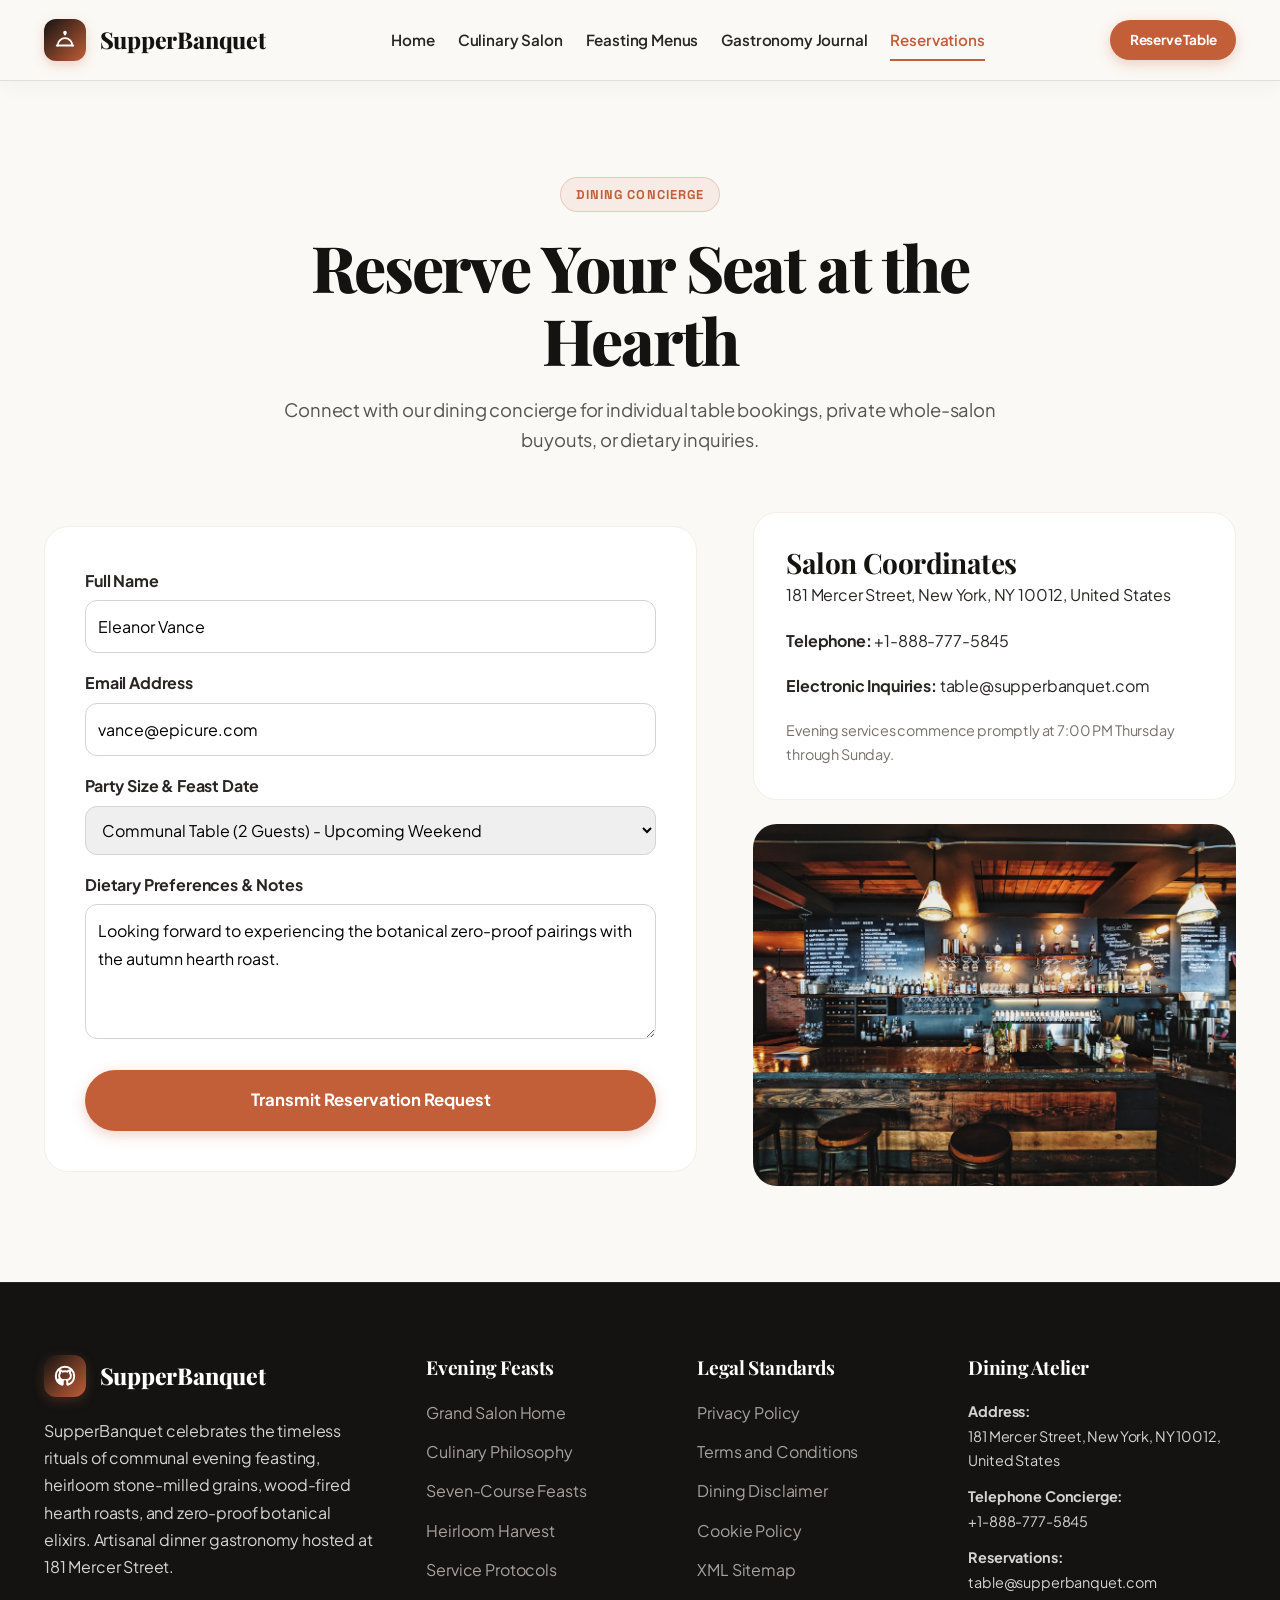
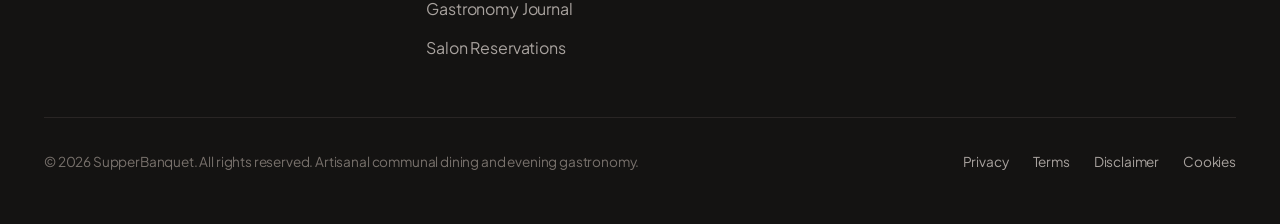
<file: contact.html>
<!DOCTYPE html>
<html lang="en">
<head>
  <meta charset="UTF-8">
  <meta name="viewport" content="width=device-width, initial-scale=1.0">
  <title>Reservations & Inquiries | SupperBanquet Atelier</title>
  <meta name="description" content="Reserve your seat at our communal evening table or inquire about private salon bookings at 181 Mercer Street, New York.">
    <link rel="preconnect" href="https://fonts.googleapis.com">
  <link rel="preconnect" href="https://fonts.gstatic.com" crossorigin>
  <link href="https://fonts.googleapis.com/css2?family=Playfair+Display:ital,wght@0,400..900;1,400..900&family=Plus+Jakarta+Sans:wght@400;500;600;700;800&family=Space+Grotesk:wght@500;700&display=swap" rel="stylesheet">
  <link rel="stylesheet" href="assets/css/style.css">
  <link rel="icon" href="favicon.ico">
  <!-- Google tag (gtag.js) -->
<script async src="https://www.googletagmanager.com/gtag/js?id=G-0LY0HY7L01"></script>
<script>
  window.dataLayer = window.dataLayer || [];
  function gtag(){dataLayer.push(arguments);}
  gtag('js', new Date());
  gtag('config', 'G-0LY0HY7L01');
</script>
</head>
<body>
<header class="site-header">
  <div class="reading-progress-bar"></div>
  <div class="container header-inner">
    <a href="index.php" class="site-logo">
      <div class="logo-symbol">
        <svg width="22" height="22" viewBox="0 0 24 24" fill="none" stroke="currentColor" stroke-width="2" stroke-linecap="round" stroke-linejoin="round"><path d="M3 18h18"/><path d="M4 18a8 8 0 0 1 16 0"/><path d="M12 4v2"/><circle cx="12" cy="4" r="1"/></svg>
      </div>
      <span>SupperBanquet</span>
    </a>
    <nav class="site-nav">
      <a href="index.php" class="nav-link">Home</a>
      <a href="about.html" class="nav-link">Culinary Salon</a>
      <a href="index.php#feasts" class="nav-link">Feasting Menus</a>
      <a href="blog.html" class="nav-link">Gastronomy Journal</a>
      <a href="contact.html" class="nav-link active">Reservations</a>
    </nav>
    <div class="header-actions">
      <a href="contact.html" class="btn btn-primary btn-sm">Reserve Table</a>
      <button class="mobile-toggle" aria-label="Toggle Navigation Menu">
        <svg width="22" height="22" viewBox="0 0 24 24" fill="none" stroke="currentColor" stroke-width="2.2" stroke-linecap="round" stroke-linejoin="round"><line x1="3" y1="12" x2="21" y2="12"/><line x1="3" y1="6" x2="21" y2="6"/><line x1="3" y1="18" x2="21" y2="18"/></svg>
      </button>
    </div>
  </div>
</header>

<div class="drawer-backdrop"></div>
<div class="mobile-drawer">
  <div>
    <div class="mobile-drawer-header">
      <div class="site-logo">
        <div class="logo-symbol">
          <svg width="22" height="22" viewBox="0 0 24 24" fill="none" stroke="currentColor" stroke-width="2" stroke-linecap="round" stroke-linejoin="round"><path d="M3 18h18"/><path d="M4 18a8 8 0 0 1 16 0"/><path d="M12 4v2"/><circle cx="12" cy="4" r="1"/></svg>
        </div>
        <span>SupperBanquet</span>
      </div>
      <button class="mobile-drawer-close" aria-label="Close Navigation Menu">
        <svg width="22" height="22" viewBox="0 0 24 24" fill="none" stroke="currentColor" stroke-width="2.2" stroke-linecap="round" stroke-linejoin="round"><line x1="18" y1="6" x2="6" y2="18"/><line x1="6" y1="6" x2="18" y2="18"/></svg>
      </button>
    </div>
    <div class="mobile-nav-links">
      <a href="index.php" class="nav-link">Home</a>
      <a href="about.html" class="nav-link">Culinary Salon</a>
      <a href="index.php#feasts" class="nav-link">Feasting Menus</a>
      <a href="blog.html" class="nav-link">Gastronomy Journal</a>
      <a href="contact.html" class="nav-link active">Reservations</a>
      <hr style="border:none;border-top:1px solid #e7dfd3;margin:0.75rem 0;">
      <a href="privacy-policy.html" class="nav-link" style="font-size:0.9rem;color:#78716c;">Privacy Policy</a>
      <a href="terms-and-conditions.html" class="nav-link" style="font-size:0.9rem;color:#78716c;">Terms of Service</a>
      <a href="disclaimer.html" class="nav-link" style="font-size:0.9rem;color:#78716c;">Dining Disclaimer</a>
      <a href="cookie-policy.html" class="nav-link" style="font-size:0.9rem;color:#78716c;">Cookie Policy</a>
    </div>
  </div>
  <div style="padding-top:1.5rem;border-top:1px solid #e7dfd3;">
    <a href="contact.html" class="btn btn-primary" style="width:100%;">Reserve Your Seat</a>
  </div>
</div>

<main class="section">
  <div class="container">
    <div class="section-header">
      <div class="section-kicker">Dining Concierge</div>
      <h1 class="section-title">Reserve Your Seat at the Hearth</h1>
      <p class="section-subtitle">Connect with our dining concierge for individual table bookings, private whole-salon buyouts, or dietary inquiries.</p>
    </div>
    <div class="hero-grid">
      <div style="background:#fff;padding:2.5rem;border-radius:var(--radius-xl);border:1px solid var(--color-cream);">
        <form id="contactForm">
          <div style="margin-bottom:1rem;">
            <label style="display:block;font-weight:700;margin-bottom:0.4rem;">Full Name</label>
            <input type="text" style="width:100%;padding:0.75rem;border-radius:var(--radius-md);border:1px solid #d6d3d1;" required value="Eleanor Vance">
          </div>
          <div style="margin-bottom:1rem;">
            <label style="display:block;font-weight:700;margin-bottom:0.4rem;">Email Address</label>
            <input type="email" style="width:100%;padding:0.75rem;border-radius:var(--radius-md);border:1px solid #d6d3d1;" required value="vance@epicure.com">
          </div>
          <div style="margin-bottom:1rem;">
            <label style="display:block;font-weight:700;margin-bottom:0.4rem;">Party Size & Feast Date</label>
            <select style="width:100%;padding:0.75rem;border-radius:var(--radius-md);border:1px solid #d6d3d1;">
              <option>Communal Table (2 Guests) - Upcoming Weekend</option>
              <option>Communal Table (4 Guests) - Upcoming Weekend</option>
              <option>Full Salon Buyout (24 Guests) - Private Evening</option>
            </select>
          </div>
          <div style="margin-bottom:1.5rem;">
            <label style="display:block;font-weight:700;margin-bottom:0.4rem;">Dietary Preferences & Notes</label>
            <textarea rows="4" style="width:100%;padding:0.75rem;border-radius:var(--radius-md);border:1px solid #d6d3d1;" required>Looking forward to experiencing the botanical zero-proof pairings with the autumn hearth roast.</textarea>
          </div>
          <button type="submit" class="btn btn-primary btn-lg" style="width:100%;">Transmit Reservation Request</button>
        </form>
      </div>
      <div>
        <div style="background:#fff;padding:2rem;border-radius:var(--radius-xl);border:1px solid var(--color-cream);margin-bottom:1.5rem;">
          <h3>Salon Coordinates</h3>
          <p>181 Mercer Street, New York, NY 10012, United States</p>
          <p><strong>Telephone:</strong> +1-888-777-5845</p>
          <p><strong>Electronic Inquiries:</strong> table@supperbanquet.com</p>
          <p style="font-size:0.9rem;color:#78716c;margin-top:1rem;">Evening services commence promptly at 7:00 PM Thursday through Sunday.</p>
        </div>
        <div style="border-radius:var(--radius-xl);overflow:hidden;">
          <img src="assets/images/candlelight_dining_table.jpg" alt="Candlelit banquet table" loading="lazy">
        </div>
      </div>
    </div>
  </div>
</main>
<footer class="site-footer">
  <div class="container">
    <div class="footer-grid">
      <div class="footer-brand">
        <a href="index.php" class="site-logo">
          <div class="logo-symbol">
            <svg width="22" height="22" viewBox="0 0 24 24" fill="none" stroke="currentColor" stroke-width="2.2"><path d="M12 2a10 10 0 0 0-10 10c0 4.42 2.87 8.17 6.84 9.5.5.08.66-.23.66-.5v-1.69c-2.77.6-3.36-1.34-3.36-1.34-.46-1.16-1.11-1.47-1.11-1.47-.91-.62.07-.6.07-.6 1 .07 1.53 1.03 1.53 1.03.87 1.52 2.34 1.07 2.91.83.1-.65.35-1.09.63-1.34-2.22-.25-4.55-1.11-4.55-4.92 0-1.11.38-2 1.03-2.71-.1-.25-.45-1.29.1-2.64 0 0 .84-.27 2.75 1.02.79-.22 1.65-.33 2.5-.33.85 0 1.71.11 2.5.33 1.91-1.29 2.75-1.02 2.75-1.02.55 1.35.2 2.39.1 2.64.65.71 1.03 1.6 1.03 2.71 0 3.82-2.34 4.66-4.57 4.91.36.31.69.92.69 1.85V21c0 .27.16.59.67.5C19.14 20.16 22 16.42 22 12A10 10 0 0 0 12 2z"/></svg>
          </div>
          <span>SupperBanquet</span>
        </a>
        <p>SupperBanquet celebrates the timeless rituals of communal evening feasting, heirloom stone-milled grains, wood-fired hearth roasts, and zero-proof botanical elixirs. Artisanal dinner gastronomy hosted at 181 Mercer Street.</p>
      </div>
      <div class="footer-col">
        <h4>Evening Feasts</h4>
        <ul class="footer-links">
          <li><a href="index.php">Grand Salon Home</a></li>
          <li><a href="about.html">Culinary Philosophy</a></li>
          <li><a href="index.php#feasts">Seven-Course Feasts</a></li>
          <li><a href="index.php#materials">Heirloom Harvest</a></li>
          <li><a href="index.php#service">Service Protocols</a></li>
          <li><a href="blog.html">Gastronomy Journal</a></li>
          <li><a href="contact.html">Salon Reservations</a></li>
        </ul>
      </div>
      <div class="footer-col">
        <h4>Legal Standards</h4>
        <ul class="footer-links">
          <li><a href="privacy-policy.html">Privacy Policy</a></li>
          <li><a href="terms-and-conditions.html">Terms and Conditions</a></li>
          <li><a href="disclaimer.html">Dining Disclaimer</a></li>
          <li><a href="cookie-policy.html">Cookie Policy</a></li>
          <li><a href="sitemap.xml">XML Sitemap</a></li>
        </ul>
      </div>
      <div class="footer-col">
        <h4>Dining Atelier</h4>
        <div style="margin-bottom:0.75rem;font-size:0.9rem;">
          <strong>Address:</strong><br>
          181 Mercer Street, New York, NY 10012, United States
        </div>
        <div style="margin-bottom:0.75rem;font-size:0.9rem;">
          <strong>Telephone Concierge:</strong><br>
          +1-888-777-5845
        </div>
        <div style="font-size:0.9rem;">
          <strong>Reservations:</strong><br>
          table@supperbanquet.com
        </div>
      </div>
    </div>
    <div class="footer-bottom">
      <p>&copy; 2026 SupperBanquet. All rights reserved. Artisanal communal dining and evening gastronomy.</p>
      <div style="display:flex;gap:1.5rem;">
        <a href="privacy-policy.html">Privacy</a>
        <a href="terms-and-conditions.html">Terms</a>
        <a href="disclaimer.html">Disclaimer</a>
        <a href="cookie-policy.html">Cookies</a>
      </div>
    </div>
  </div>
</footer>
<script src="assets/js/main.js"></script>
</body>
</html>
</file>
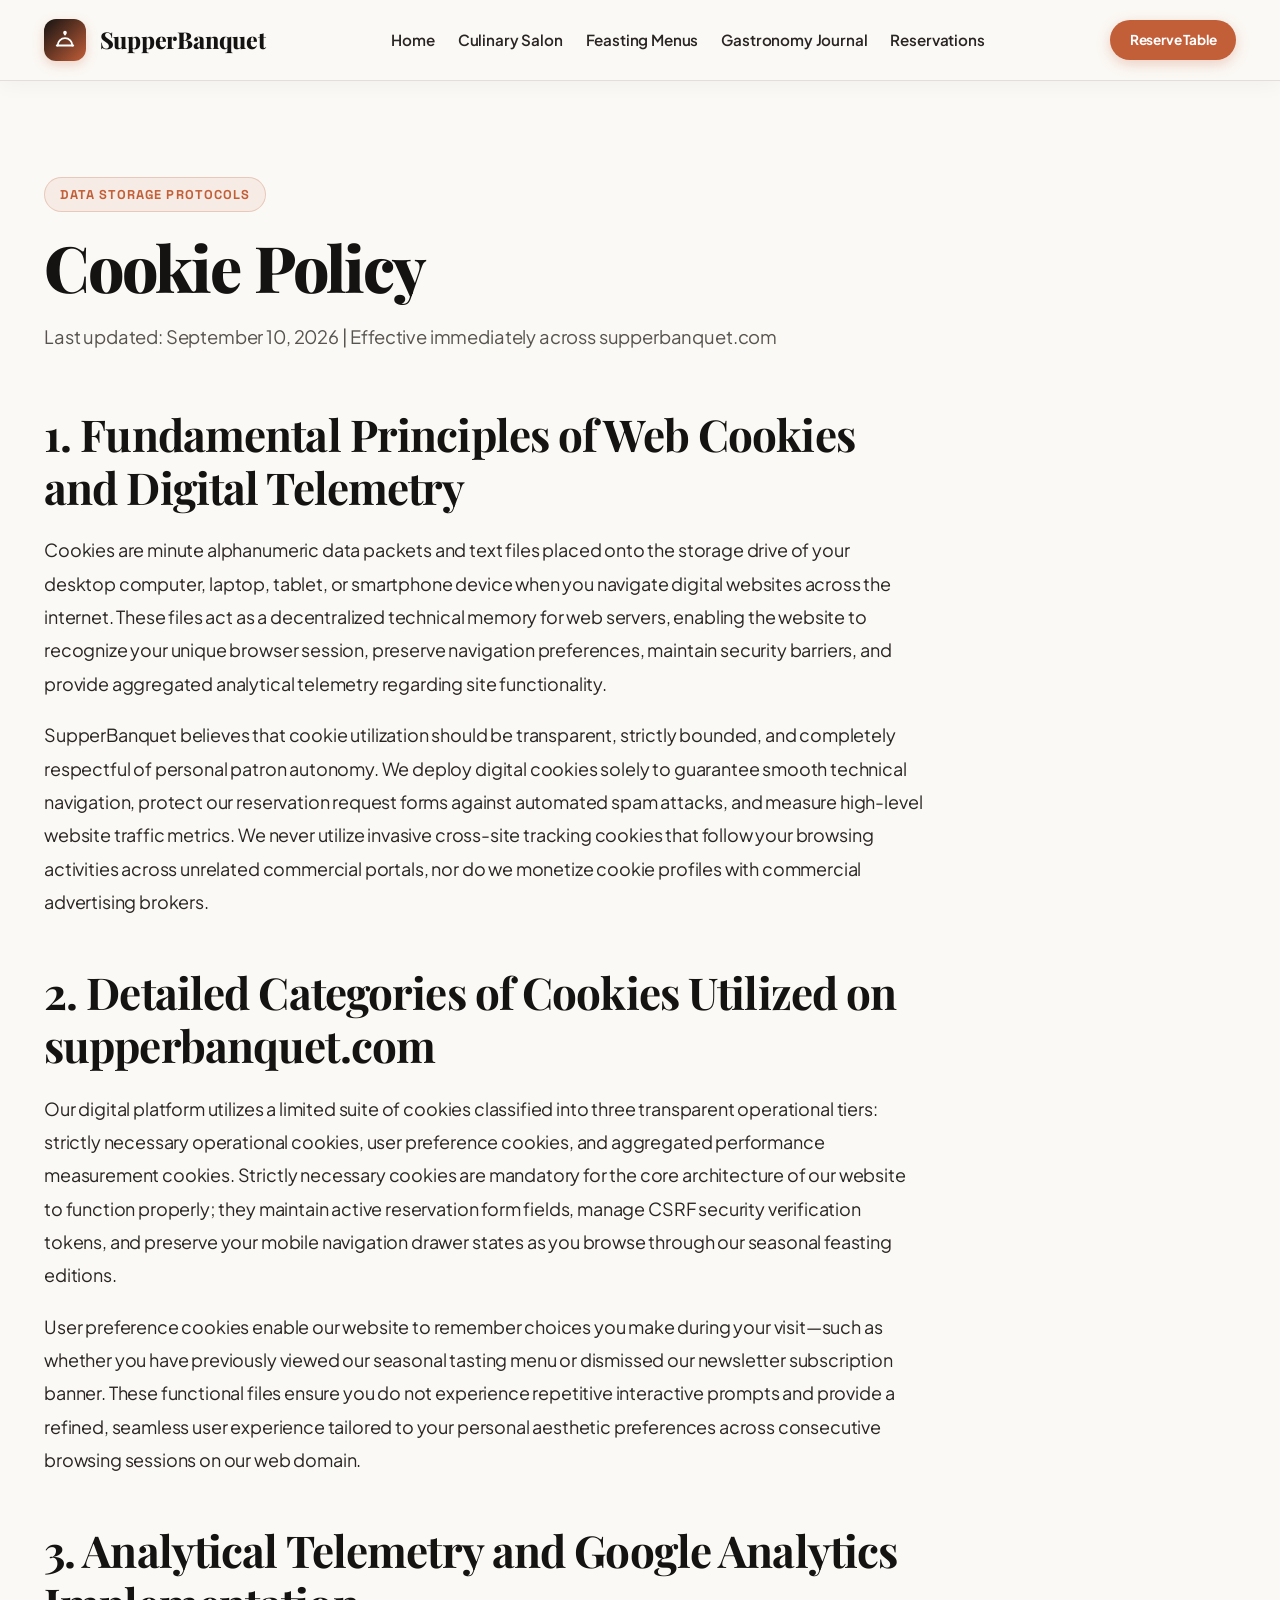
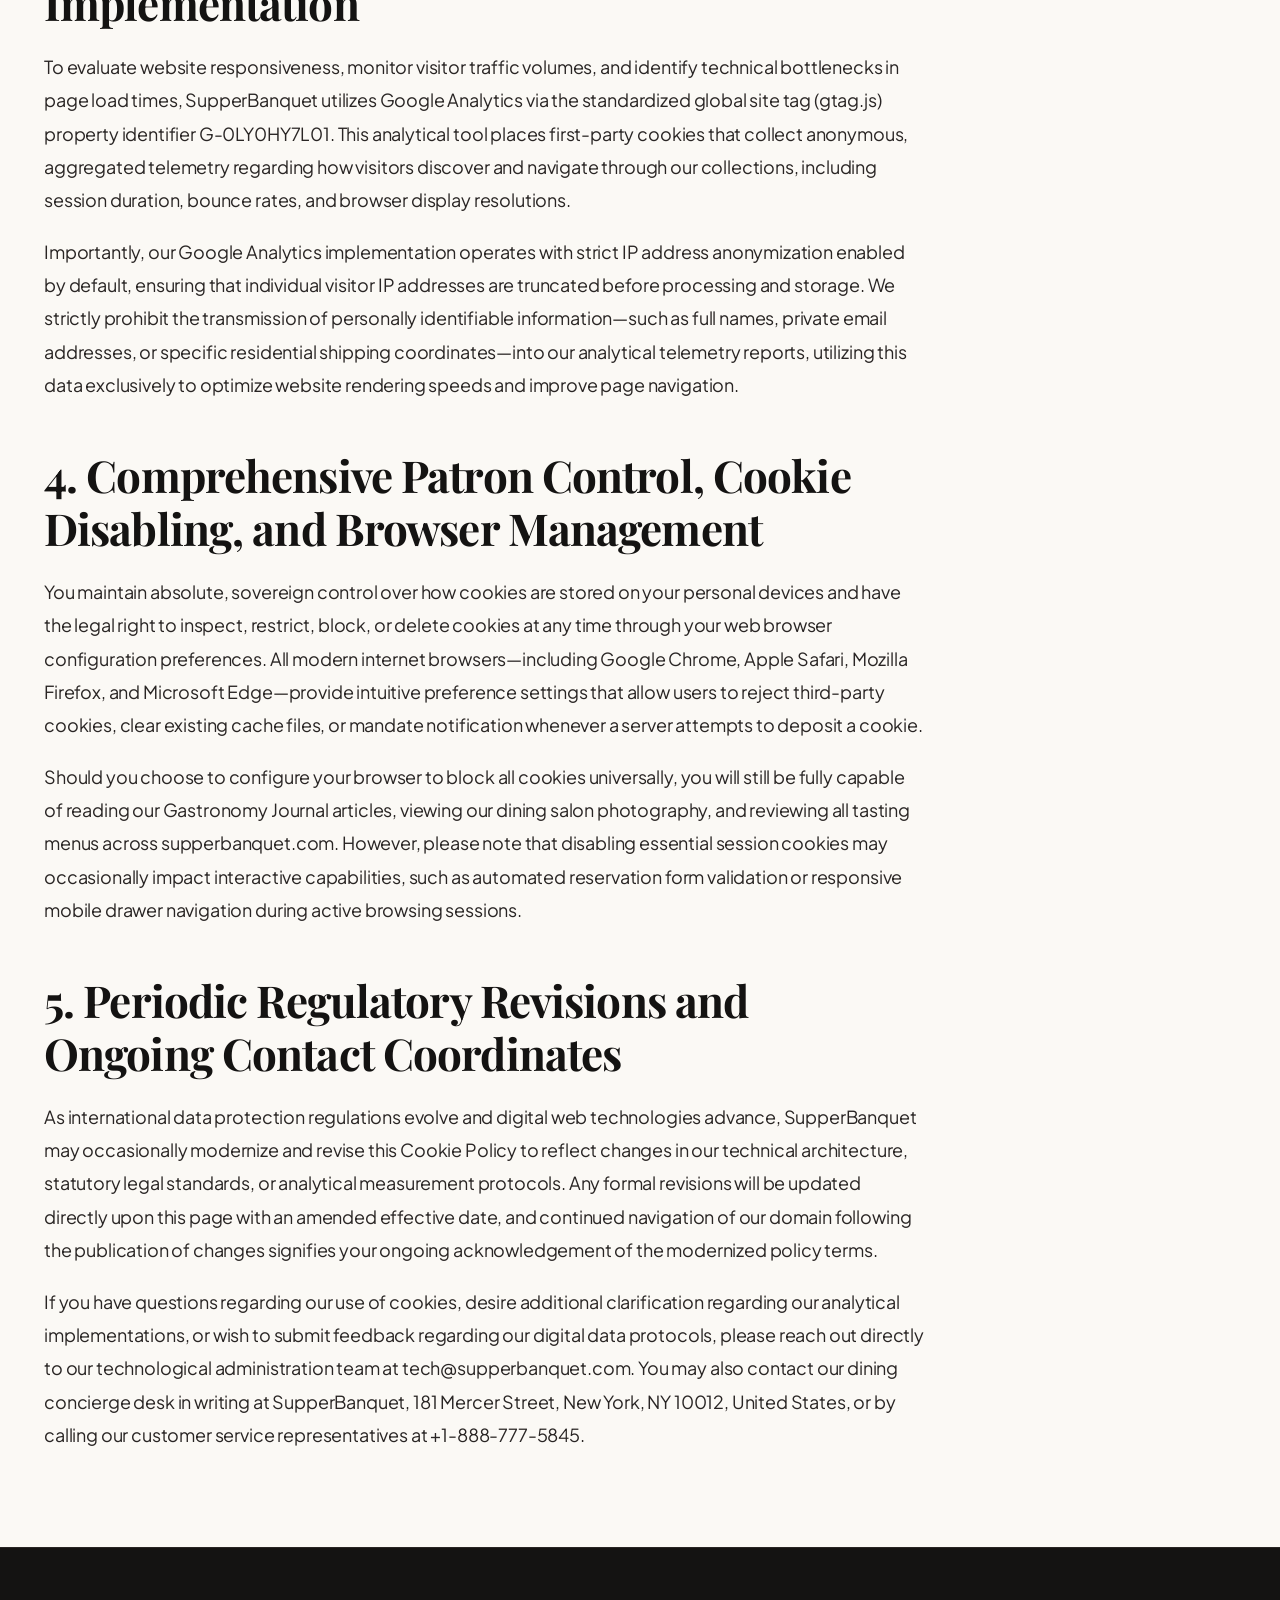
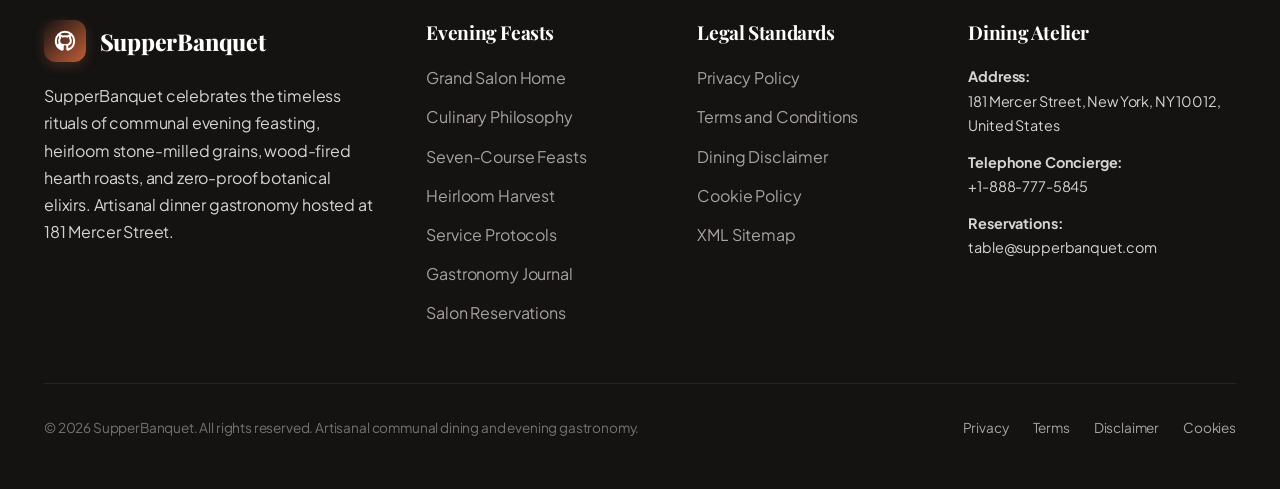
<file: cookie-policy.html>
<!DOCTYPE html>
<html lang="en">
<head>
  <meta charset="UTF-8">
  <meta name="viewport" content="width=device-width, initial-scale=1.0">
  <title>Cookie Policy | SupperBanquet Legal Standards</title>
  <meta name="description" content="Cookie Policy for SupperBanquet. Review our complete patron privacy policies, reservation terms, and dining standards.">
    <link rel="preconnect" href="https://fonts.googleapis.com">
  <link rel="preconnect" href="https://fonts.gstatic.com" crossorigin>
  <link href="https://fonts.googleapis.com/css2?family=Playfair+Display:ital,wght@0,400..900;1,400..900&family=Plus+Jakarta+Sans:wght@400;500;600;700;800&family=Space+Grotesk:wght@500;700&display=swap" rel="stylesheet">
  <link rel="stylesheet" href="assets/css/style.css">
  <link rel="icon" href="favicon.ico">
  <!-- Google tag (gtag.js) -->
<script async src="https://www.googletagmanager.com/gtag/js?id=G-0LY0HY7L01"></script>
<script>
  window.dataLayer = window.dataLayer || [];
  function gtag(){dataLayer.push(arguments);}
  gtag('js', new Date());
  gtag('config', 'G-0LY0HY7L01');
</script>
</head>
<body>
<header class="site-header">
  <div class="reading-progress-bar"></div>
  <div class="container header-inner">
    <a href="index.php" class="site-logo">
      <div class="logo-symbol">
        <svg width="22" height="22" viewBox="0 0 24 24" fill="none" stroke="currentColor" stroke-width="2" stroke-linecap="round" stroke-linejoin="round"><path d="M3 18h18"/><path d="M4 18a8 8 0 0 1 16 0"/><path d="M12 4v2"/><circle cx="12" cy="4" r="1"/></svg>
      </div>
      <span>SupperBanquet</span>
    </a>
    <nav class="site-nav">
      <a href="index.php" class="nav-link">Home</a>
      <a href="about.html" class="nav-link">Culinary Salon</a>
      <a href="index.php#feasts" class="nav-link">Feasting Menus</a>
      <a href="blog.html" class="nav-link">Gastronomy Journal</a>
      <a href="contact.html" class="nav-link">Reservations</a>
    </nav>
    <div class="header-actions">
      <a href="contact.html" class="btn btn-primary btn-sm">Reserve Table</a>
      <button class="mobile-toggle" aria-label="Toggle Navigation Menu">
        <svg width="22" height="22" viewBox="0 0 24 24" fill="none" stroke="currentColor" stroke-width="2.2" stroke-linecap="round" stroke-linejoin="round"><line x1="3" y1="12" x2="21" y2="12"/><line x1="3" y1="6" x2="21" y2="6"/><line x1="3" y1="18" x2="21" y2="18"/></svg>
      </button>
    </div>
  </div>
</header>

<div class="drawer-backdrop"></div>
<div class="mobile-drawer">
  <div>
    <div class="mobile-drawer-header">
      <div class="site-logo">
        <div class="logo-symbol">
          <svg width="22" height="22" viewBox="0 0 24 24" fill="none" stroke="currentColor" stroke-width="2" stroke-linecap="round" stroke-linejoin="round"><path d="M3 18h18"/><path d="M4 18a8 8 0 0 1 16 0"/><path d="M12 4v2"/><circle cx="12" cy="4" r="1"/></svg>
        </div>
        <span>SupperBanquet</span>
      </div>
      <button class="mobile-drawer-close" aria-label="Close Navigation Menu">
        <svg width="22" height="22" viewBox="0 0 24 24" fill="none" stroke="currentColor" stroke-width="2.2" stroke-linecap="round" stroke-linejoin="round"><line x1="18" y1="6" x2="6" y2="18"/><line x1="6" y1="6" x2="18" y2="18"/></svg>
      </button>
    </div>
    <div class="mobile-nav-links">
      <a href="index.php" class="nav-link">Home</a>
      <a href="about.html" class="nav-link">Culinary Salon</a>
      <a href="index.php#feasts" class="nav-link">Feasting Menus</a>
      <a href="blog.html" class="nav-link">Gastronomy Journal</a>
      <a href="contact.html" class="nav-link">Reservations</a>
      <hr style="border:none;border-top:1px solid #e7dfd3;margin:0.75rem 0;">
      <a href="privacy-policy.html" class="nav-link" style="font-size:0.9rem;color:#78716c;">Privacy Policy</a>
      <a href="terms-and-conditions.html" class="nav-link" style="font-size:0.9rem;color:#78716c;">Terms of Service</a>
      <a href="disclaimer.html" class="nav-link" style="font-size:0.9rem;color:#78716c;">Dining Disclaimer</a>
      <a href="cookie-policy.html" class="nav-link" style="font-size:0.9rem;color:#78716c;">Cookie Policy</a>
    </div>
  </div>
  <div style="padding-top:1.5rem;border-top:1px solid #e7dfd3;">
    <a href="contact.html" class="btn btn-primary" style="width:100%;">Reserve Your Seat</a>
  </div>
</div>

<main class="section">
  <div class="container">
    <div class="section-header text-left">
      <div class="section-kicker">Data Storage Protocols</div>
      <h1 class="section-title">Cookie Policy</h1>
      <p class="section-subtitle">Last updated: September 10, 2026 | Effective immediately across supperbanquet.com</p>
    </div>
    <div class="article-content" style="max-width:880px;margin-left:0;">
      
<h2>1. Fundamental Principles of Web Cookies and Digital Telemetry</h2>
<p>Cookies are minute alphanumeric data packets and text files placed onto the storage drive of your desktop computer, laptop, tablet, or smartphone device when you navigate digital websites across the internet. These files act as a decentralized technical memory for web servers, enabling the website to recognize your unique browser session, preserve navigation preferences, maintain security barriers, and provide aggregated analytical telemetry regarding site functionality.</p>
<p>SupperBanquet believes that cookie utilization should be transparent, strictly bounded, and completely respectful of personal patron autonomy. We deploy digital cookies solely to guarantee smooth technical navigation, protect our reservation request forms against automated spam attacks, and measure high-level website traffic metrics. We never utilize invasive cross-site tracking cookies that follow your browsing activities across unrelated commercial portals, nor do we monetize cookie profiles with commercial advertising brokers.</p>

<h2>2. Detailed Categories of Cookies Utilized on supperbanquet.com</h2>
<p>Our digital platform utilizes a limited suite of cookies classified into three transparent operational tiers: strictly necessary operational cookies, user preference cookies, and aggregated performance measurement cookies. Strictly necessary cookies are mandatory for the core architecture of our website to function properly; they maintain active reservation form fields, manage CSRF security verification tokens, and preserve your mobile navigation drawer states as you browse through our seasonal feasting editions.</p>
<p>User preference cookies enable our website to remember choices you make during your visit—such as whether you have previously viewed our seasonal tasting menu or dismissed our newsletter subscription banner. These functional files ensure you do not experience repetitive interactive prompts and provide a refined, seamless user experience tailored to your personal aesthetic preferences across consecutive browsing sessions on our web domain.</p>

<h2>3. Analytical Telemetry and Google Analytics Implementation</h2>
<p>To evaluate website responsiveness, monitor visitor traffic volumes, and identify technical bottlenecks in page load times, SupperBanquet utilizes Google Analytics via the standardized global site tag (gtag.js) property identifier G-0LY0HY7L01. This analytical tool places first-party cookies that collect anonymous, aggregated telemetry regarding how visitors discover and navigate through our collections, including session duration, bounce rates, and browser display resolutions.</p>
<p>Importantly, our Google Analytics implementation operates with strict IP address anonymization enabled by default, ensuring that individual visitor IP addresses are truncated before processing and storage. We strictly prohibit the transmission of personally identifiable information—such as full names, private email addresses, or specific residential shipping coordinates—into our analytical telemetry reports, utilizing this data exclusively to optimize website rendering speeds and improve page navigation.</p>

<h2>4. Comprehensive Patron Control, Cookie Disabling, and Browser Management</h2>
<p>You maintain absolute, sovereign control over how cookies are stored on your personal devices and have the legal right to inspect, restrict, block, or delete cookies at any time through your web browser configuration preferences. All modern internet browsers—including Google Chrome, Apple Safari, Mozilla Firefox, and Microsoft Edge—provide intuitive preference settings that allow users to reject third-party cookies, clear existing cache files, or mandate notification whenever a server attempts to deposit a cookie.</p>
<p>Should you choose to configure your browser to block all cookies universally, you will still be fully capable of reading our Gastronomy Journal articles, viewing our dining salon photography, and reviewing all tasting menus across supperbanquet.com. However, please note that disabling essential session cookies may occasionally impact interactive capabilities, such as automated reservation form validation or responsive mobile drawer navigation during active browsing sessions.</p>

<h2>5. Periodic Regulatory Revisions and Ongoing Contact Coordinates</h2>
<p>As international data protection regulations evolve and digital web technologies advance, SupperBanquet may occasionally modernize and revise this Cookie Policy to reflect changes in our technical architecture, statutory legal standards, or analytical measurement protocols. Any formal revisions will be updated directly upon this page with an amended effective date, and continued navigation of our domain following the publication of changes signifies your ongoing acknowledgement of the modernized policy terms.</p>
<p>If you have questions regarding our use of cookies, desire additional clarification regarding our analytical implementations, or wish to submit feedback regarding our digital data protocols, please reach out directly to our technological administration team at tech@supperbanquet.com. You may also contact our dining concierge desk in writing at SupperBanquet, 181 Mercer Street, New York, NY 10012, United States, or by calling our customer service representatives at +1-888-777-5845.</p>

    </div>
  </div>
</main>
<footer class="site-footer">
  <div class="container">
    <div class="footer-grid">
      <div class="footer-brand">
        <a href="index.php" class="site-logo">
          <div class="logo-symbol">
            <svg width="22" height="22" viewBox="0 0 24 24" fill="none" stroke="currentColor" stroke-width="2.2"><path d="M12 2a10 10 0 0 0-10 10c0 4.42 2.87 8.17 6.84 9.5.5.08.66-.23.66-.5v-1.69c-2.77.6-3.36-1.34-3.36-1.34-.46-1.16-1.11-1.47-1.11-1.47-.91-.62.07-.6.07-.6 1 .07 1.53 1.03 1.53 1.03.87 1.52 2.34 1.07 2.91.83.1-.65.35-1.09.63-1.34-2.22-.25-4.55-1.11-4.55-4.92 0-1.11.38-2 1.03-2.71-.1-.25-.45-1.29.1-2.64 0 0 .84-.27 2.75 1.02.79-.22 1.65-.33 2.5-.33.85 0 1.71.11 2.5.33 1.91-1.29 2.75-1.02 2.75-1.02.55 1.35.2 2.39.1 2.64.65.71 1.03 1.6 1.03 2.71 0 3.82-2.34 4.66-4.57 4.91.36.31.69.92.69 1.85V21c0 .27.16.59.67.5C19.14 20.16 22 16.42 22 12A10 10 0 0 0 12 2z"/></svg>
          </div>
          <span>SupperBanquet</span>
        </a>
        <p>SupperBanquet celebrates the timeless rituals of communal evening feasting, heirloom stone-milled grains, wood-fired hearth roasts, and zero-proof botanical elixirs. Artisanal dinner gastronomy hosted at 181 Mercer Street.</p>
      </div>
      <div class="footer-col">
        <h4>Evening Feasts</h4>
        <ul class="footer-links">
          <li><a href="index.php">Grand Salon Home</a></li>
          <li><a href="about.html">Culinary Philosophy</a></li>
          <li><a href="index.php#feasts">Seven-Course Feasts</a></li>
          <li><a href="index.php#materials">Heirloom Harvest</a></li>
          <li><a href="index.php#service">Service Protocols</a></li>
          <li><a href="blog.html">Gastronomy Journal</a></li>
          <li><a href="contact.html">Salon Reservations</a></li>
        </ul>
      </div>
      <div class="footer-col">
        <h4>Legal Standards</h4>
        <ul class="footer-links">
          <li><a href="privacy-policy.html">Privacy Policy</a></li>
          <li><a href="terms-and-conditions.html">Terms and Conditions</a></li>
          <li><a href="disclaimer.html">Dining Disclaimer</a></li>
          <li><a href="cookie-policy.html">Cookie Policy</a></li>
          <li><a href="sitemap.xml">XML Sitemap</a></li>
        </ul>
      </div>
      <div class="footer-col">
        <h4>Dining Atelier</h4>
        <div style="margin-bottom:0.75rem;font-size:0.9rem;">
          <strong>Address:</strong><br>
          181 Mercer Street, New York, NY 10012, United States
        </div>
        <div style="margin-bottom:0.75rem;font-size:0.9rem;">
          <strong>Telephone Concierge:</strong><br>
          +1-888-777-5845
        </div>
        <div style="font-size:0.9rem;">
          <strong>Reservations:</strong><br>
          table@supperbanquet.com
        </div>
      </div>
    </div>
    <div class="footer-bottom">
      <p>&copy; 2026 SupperBanquet. All rights reserved. Artisanal communal dining and evening gastronomy.</p>
      <div style="display:flex;gap:1.5rem;">
        <a href="privacy-policy.html">Privacy</a>
        <a href="terms-and-conditions.html">Terms</a>
        <a href="disclaimer.html">Disclaimer</a>
        <a href="cookie-policy.html">Cookies</a>
      </div>
    </div>
  </div>
</footer>
<script src="assets/js/main.js"></script>
</body>
</html>
</file>
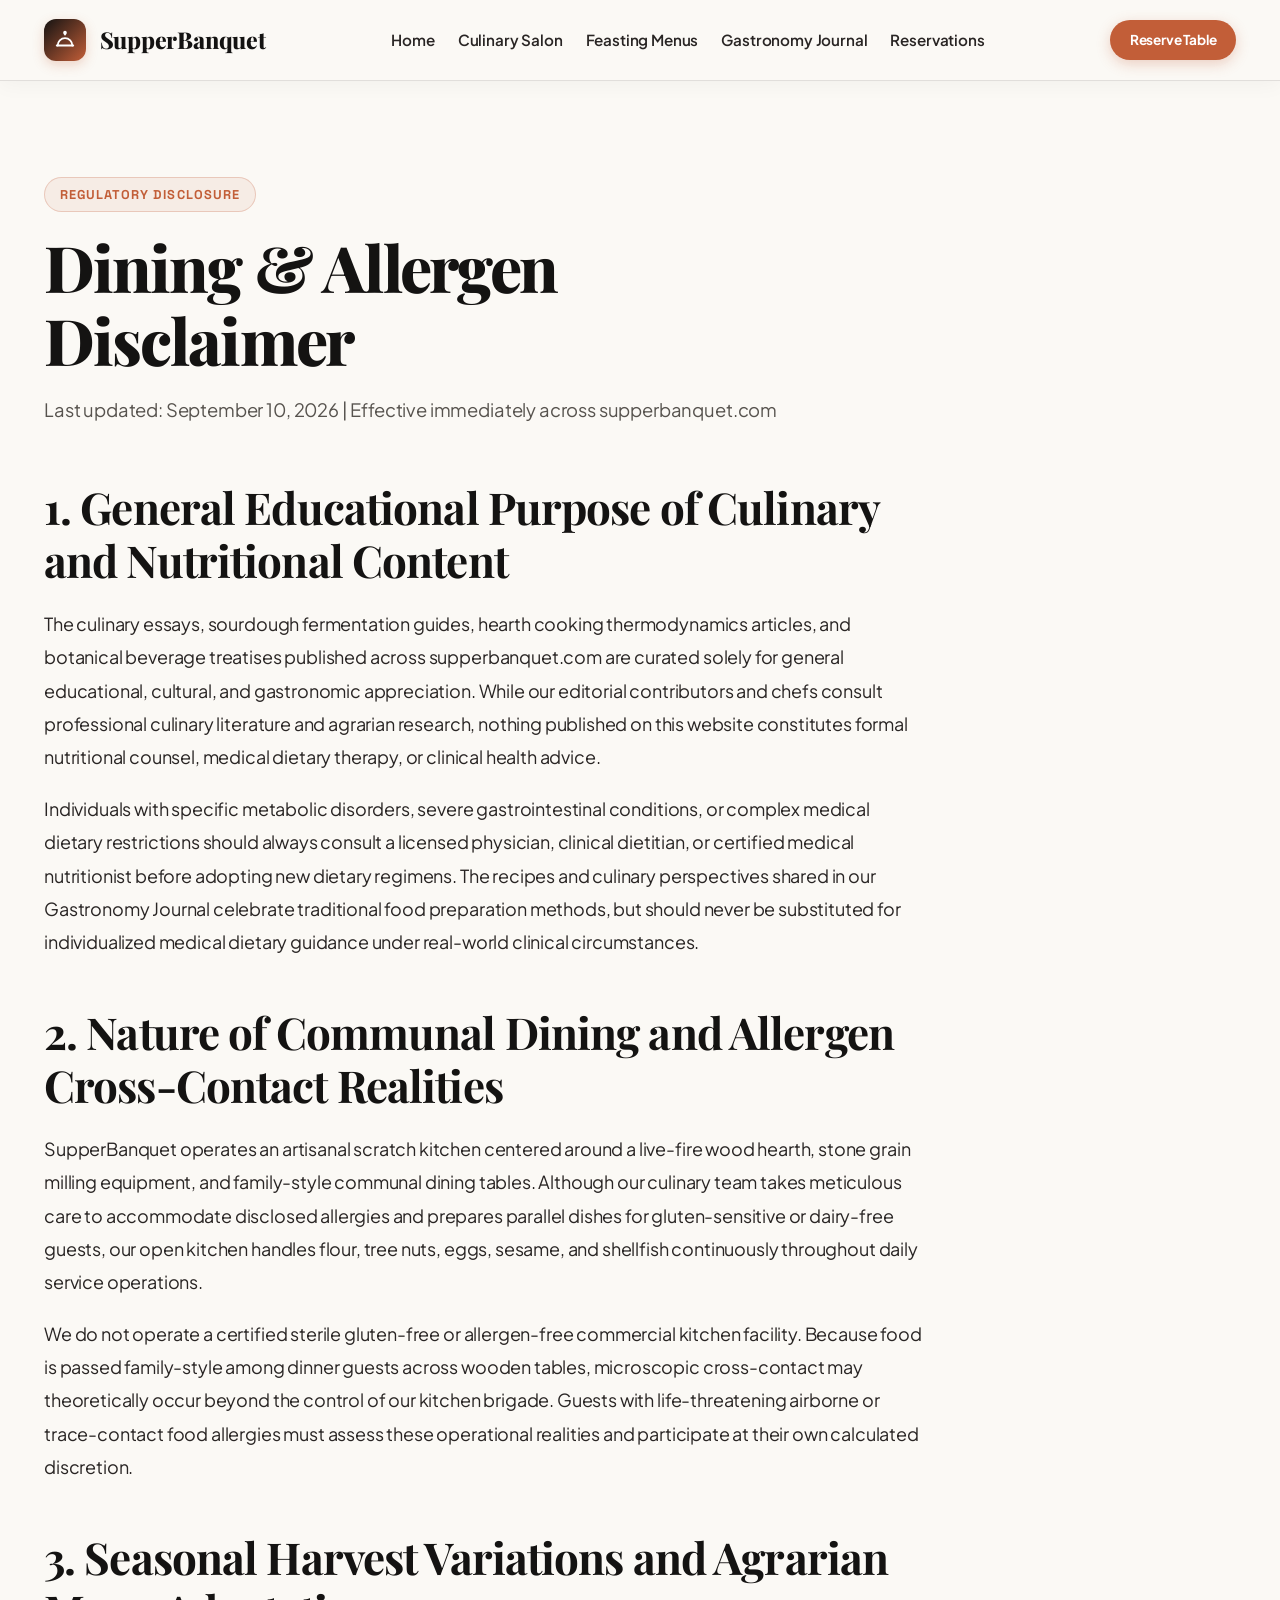
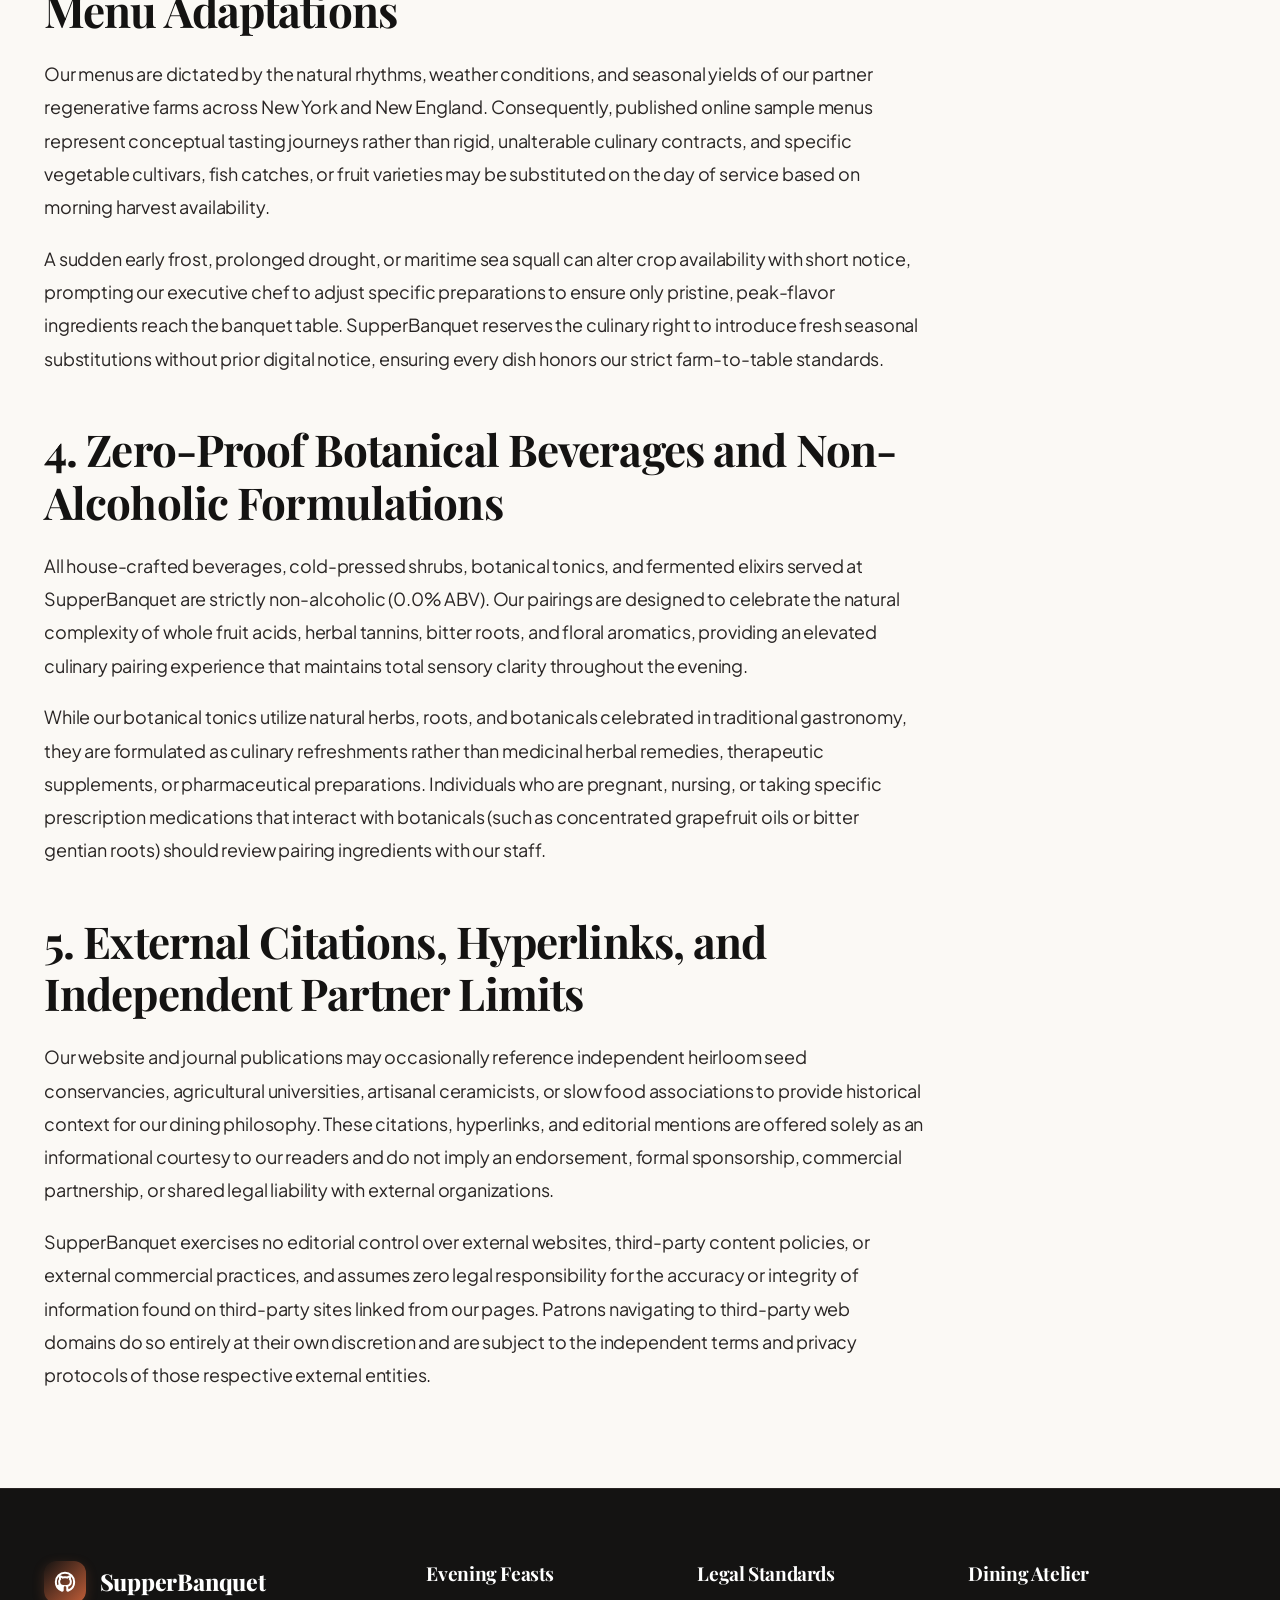
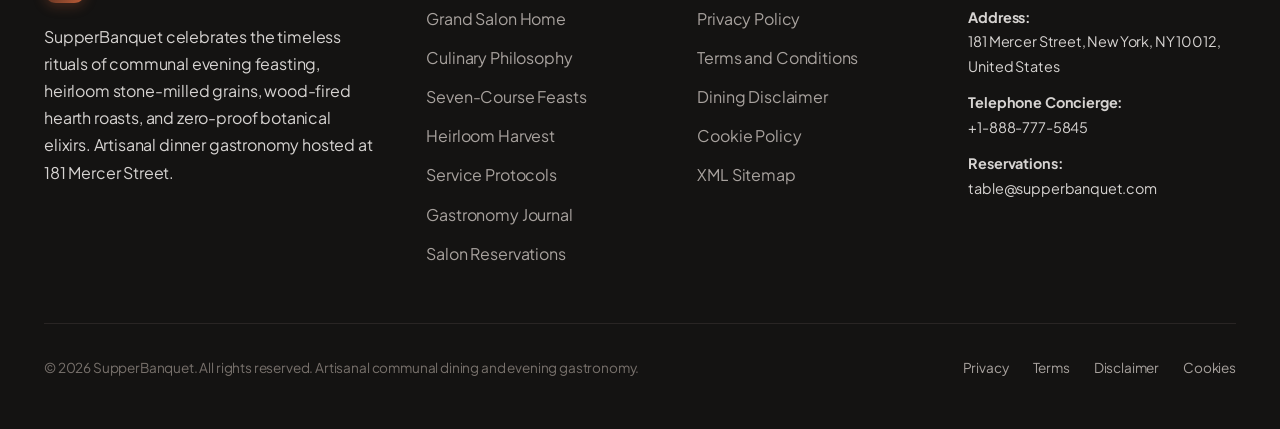
<file: disclaimer.html>
<!DOCTYPE html>
<html lang="en">
<head>
  <meta charset="UTF-8">
  <meta name="viewport" content="width=device-width, initial-scale=1.0">
  <title>Dining & Allergen Disclaimer | SupperBanquet Legal Standards</title>
  <meta name="description" content="Dining & Allergen Disclaimer for SupperBanquet. Review our complete patron privacy policies, reservation terms, and dining standards.">
    <link rel="preconnect" href="https://fonts.googleapis.com">
  <link rel="preconnect" href="https://fonts.gstatic.com" crossorigin>
  <link href="https://fonts.googleapis.com/css2?family=Playfair+Display:ital,wght@0,400..900;1,400..900&family=Plus+Jakarta+Sans:wght@400;500;600;700;800&family=Space+Grotesk:wght@500;700&display=swap" rel="stylesheet">
  <link rel="stylesheet" href="assets/css/style.css">
  <link rel="icon" href="favicon.ico">
  <!-- Google tag (gtag.js) -->
<script async src="https://www.googletagmanager.com/gtag/js?id=G-0LY0HY7L01"></script>
<script>
  window.dataLayer = window.dataLayer || [];
  function gtag(){dataLayer.push(arguments);}
  gtag('js', new Date());
  gtag('config', 'G-0LY0HY7L01');
</script>
</head>
<body>
<header class="site-header">
  <div class="reading-progress-bar"></div>
  <div class="container header-inner">
    <a href="index.php" class="site-logo">
      <div class="logo-symbol">
        <svg width="22" height="22" viewBox="0 0 24 24" fill="none" stroke="currentColor" stroke-width="2" stroke-linecap="round" stroke-linejoin="round"><path d="M3 18h18"/><path d="M4 18a8 8 0 0 1 16 0"/><path d="M12 4v2"/><circle cx="12" cy="4" r="1"/></svg>
      </div>
      <span>SupperBanquet</span>
    </a>
    <nav class="site-nav">
      <a href="index.php" class="nav-link">Home</a>
      <a href="about.html" class="nav-link">Culinary Salon</a>
      <a href="index.php#feasts" class="nav-link">Feasting Menus</a>
      <a href="blog.html" class="nav-link">Gastronomy Journal</a>
      <a href="contact.html" class="nav-link">Reservations</a>
    </nav>
    <div class="header-actions">
      <a href="contact.html" class="btn btn-primary btn-sm">Reserve Table</a>
      <button class="mobile-toggle" aria-label="Toggle Navigation Menu">
        <svg width="22" height="22" viewBox="0 0 24 24" fill="none" stroke="currentColor" stroke-width="2.2" stroke-linecap="round" stroke-linejoin="round"><line x1="3" y1="12" x2="21" y2="12"/><line x1="3" y1="6" x2="21" y2="6"/><line x1="3" y1="18" x2="21" y2="18"/></svg>
      </button>
    </div>
  </div>
</header>

<div class="drawer-backdrop"></div>
<div class="mobile-drawer">
  <div>
    <div class="mobile-drawer-header">
      <div class="site-logo">
        <div class="logo-symbol">
          <svg width="22" height="22" viewBox="0 0 24 24" fill="none" stroke="currentColor" stroke-width="2" stroke-linecap="round" stroke-linejoin="round"><path d="M3 18h18"/><path d="M4 18a8 8 0 0 1 16 0"/><path d="M12 4v2"/><circle cx="12" cy="4" r="1"/></svg>
        </div>
        <span>SupperBanquet</span>
      </div>
      <button class="mobile-drawer-close" aria-label="Close Navigation Menu">
        <svg width="22" height="22" viewBox="0 0 24 24" fill="none" stroke="currentColor" stroke-width="2.2" stroke-linecap="round" stroke-linejoin="round"><line x1="18" y1="6" x2="6" y2="18"/><line x1="6" y1="6" x2="18" y2="18"/></svg>
      </button>
    </div>
    <div class="mobile-nav-links">
      <a href="index.php" class="nav-link">Home</a>
      <a href="about.html" class="nav-link">Culinary Salon</a>
      <a href="index.php#feasts" class="nav-link">Feasting Menus</a>
      <a href="blog.html" class="nav-link">Gastronomy Journal</a>
      <a href="contact.html" class="nav-link">Reservations</a>
      <hr style="border:none;border-top:1px solid #e7dfd3;margin:0.75rem 0;">
      <a href="privacy-policy.html" class="nav-link" style="font-size:0.9rem;color:#78716c;">Privacy Policy</a>
      <a href="terms-and-conditions.html" class="nav-link" style="font-size:0.9rem;color:#78716c;">Terms of Service</a>
      <a href="disclaimer.html" class="nav-link" style="font-size:0.9rem;color:#78716c;">Dining Disclaimer</a>
      <a href="cookie-policy.html" class="nav-link" style="font-size:0.9rem;color:#78716c;">Cookie Policy</a>
    </div>
  </div>
  <div style="padding-top:1.5rem;border-top:1px solid #e7dfd3;">
    <a href="contact.html" class="btn btn-primary" style="width:100%;">Reserve Your Seat</a>
  </div>
</div>

<main class="section">
  <div class="container">
    <div class="section-header text-left">
      <div class="section-kicker">Regulatory Disclosure</div>
      <h1 class="section-title">Dining & Allergen Disclaimer</h1>
      <p class="section-subtitle">Last updated: September 10, 2026 | Effective immediately across supperbanquet.com</p>
    </div>
    <div class="article-content" style="max-width:880px;margin-left:0;">
      
<h2>1. General Educational Purpose of Culinary and Nutritional Content</h2>
<p>The culinary essays, sourdough fermentation guides, hearth cooking thermodynamics articles, and botanical beverage treatises published across supperbanquet.com are curated solely for general educational, cultural, and gastronomic appreciation. While our editorial contributors and chefs consult professional culinary literature and agrarian research, nothing published on this website constitutes formal nutritional counsel, medical dietary therapy, or clinical health advice.</p>
<p>Individuals with specific metabolic disorders, severe gastrointestinal conditions, or complex medical dietary restrictions should always consult a licensed physician, clinical dietitian, or certified medical nutritionist before adopting new dietary regimens. The recipes and culinary perspectives shared in our Gastronomy Journal celebrate traditional food preparation methods, but should never be substituted for individualized medical dietary guidance under real-world clinical circumstances.</p>

<h2>2. Nature of Communal Dining and Allergen Cross-Contact Realities</h2>
<p>SupperBanquet operates an artisanal scratch kitchen centered around a live-fire wood hearth, stone grain milling equipment, and family-style communal dining tables. Although our culinary team takes meticulous care to accommodate disclosed allergies and prepares parallel dishes for gluten-sensitive or dairy-free guests, our open kitchen handles flour, tree nuts, eggs, sesame, and shellfish continuously throughout daily service operations.</p>
<p>We do not operate a certified sterile gluten-free or allergen-free commercial kitchen facility. Because food is passed family-style among dinner guests across wooden tables, microscopic cross-contact may theoretically occur beyond the control of our kitchen brigade. Guests with life-threatening airborne or trace-contact food allergies must assess these operational realities and participate at their own calculated discretion.</p>

<h2>3. Seasonal Harvest Variations and Agrarian Menu Adaptations</h2>
<p>Our menus are dictated by the natural rhythms, weather conditions, and seasonal yields of our partner regenerative farms across New York and New England. Consequently, published online sample menus represent conceptual tasting journeys rather than rigid, unalterable culinary contracts, and specific vegetable cultivars, fish catches, or fruit varieties may be substituted on the day of service based on morning harvest availability.</p>
<p>A sudden early frost, prolonged drought, or maritime sea squall can alter crop availability with short notice, prompting our executive chef to adjust specific preparations to ensure only pristine, peak-flavor ingredients reach the banquet table. SupperBanquet reserves the culinary right to introduce fresh seasonal substitutions without prior digital notice, ensuring every dish honors our strict farm-to-table standards.</p>

<h2>4. Zero-Proof Botanical Beverages and Non-Alcoholic Formulations</h2>
<p>All house-crafted beverages, cold-pressed shrubs, botanical tonics, and fermented elixirs served at SupperBanquet are strictly non-alcoholic (0.0% ABV). Our pairings are designed to celebrate the natural complexity of whole fruit acids, herbal tannins, bitter roots, and floral aromatics, providing an elevated culinary pairing experience that maintains total sensory clarity throughout the evening.</p>
<p>While our botanical tonics utilize natural herbs, roots, and botanicals celebrated in traditional gastronomy, they are formulated as culinary refreshments rather than medicinal herbal remedies, therapeutic supplements, or pharmaceutical preparations. Individuals who are pregnant, nursing, or taking specific prescription medications that interact with botanicals (such as concentrated grapefruit oils or bitter gentian roots) should review pairing ingredients with our staff.</p>

<h2>5. External Citations, Hyperlinks, and Independent Partner Limits</h2>
<p>Our website and journal publications may occasionally reference independent heirloom seed conservancies, agricultural universities, artisanal ceramicists, or slow food associations to provide historical context for our dining philosophy. These citations, hyperlinks, and editorial mentions are offered solely as an informational courtesy to our readers and do not imply an endorsement, formal sponsorship, commercial partnership, or shared legal liability with external organizations.</p>
<p>SupperBanquet exercises no editorial control over external websites, third-party content policies, or external commercial practices, and assumes zero legal responsibility for the accuracy or integrity of information found on third-party sites linked from our pages. Patrons navigating to third-party web domains do so entirely at their own discretion and are subject to the independent terms and privacy protocols of those respective external entities.</p>

    </div>
  </div>
</main>
<footer class="site-footer">
  <div class="container">
    <div class="footer-grid">
      <div class="footer-brand">
        <a href="index.php" class="site-logo">
          <div class="logo-symbol">
            <svg width="22" height="22" viewBox="0 0 24 24" fill="none" stroke="currentColor" stroke-width="2.2"><path d="M12 2a10 10 0 0 0-10 10c0 4.42 2.87 8.17 6.84 9.5.5.08.66-.23.66-.5v-1.69c-2.77.6-3.36-1.34-3.36-1.34-.46-1.16-1.11-1.47-1.11-1.47-.91-.62.07-.6.07-.6 1 .07 1.53 1.03 1.53 1.03.87 1.52 2.34 1.07 2.91.83.1-.65.35-1.09.63-1.34-2.22-.25-4.55-1.11-4.55-4.92 0-1.11.38-2 1.03-2.71-.1-.25-.45-1.29.1-2.64 0 0 .84-.27 2.75 1.02.79-.22 1.65-.33 2.5-.33.85 0 1.71.11 2.5.33 1.91-1.29 2.75-1.02 2.75-1.02.55 1.35.2 2.39.1 2.64.65.71 1.03 1.6 1.03 2.71 0 3.82-2.34 4.66-4.57 4.91.36.31.69.92.69 1.85V21c0 .27.16.59.67.5C19.14 20.16 22 16.42 22 12A10 10 0 0 0 12 2z"/></svg>
          </div>
          <span>SupperBanquet</span>
        </a>
        <p>SupperBanquet celebrates the timeless rituals of communal evening feasting, heirloom stone-milled grains, wood-fired hearth roasts, and zero-proof botanical elixirs. Artisanal dinner gastronomy hosted at 181 Mercer Street.</p>
      </div>
      <div class="footer-col">
        <h4>Evening Feasts</h4>
        <ul class="footer-links">
          <li><a href="index.php">Grand Salon Home</a></li>
          <li><a href="about.html">Culinary Philosophy</a></li>
          <li><a href="index.php#feasts">Seven-Course Feasts</a></li>
          <li><a href="index.php#materials">Heirloom Harvest</a></li>
          <li><a href="index.php#service">Service Protocols</a></li>
          <li><a href="blog.html">Gastronomy Journal</a></li>
          <li><a href="contact.html">Salon Reservations</a></li>
        </ul>
      </div>
      <div class="footer-col">
        <h4>Legal Standards</h4>
        <ul class="footer-links">
          <li><a href="privacy-policy.html">Privacy Policy</a></li>
          <li><a href="terms-and-conditions.html">Terms and Conditions</a></li>
          <li><a href="disclaimer.html">Dining Disclaimer</a></li>
          <li><a href="cookie-policy.html">Cookie Policy</a></li>
          <li><a href="sitemap.xml">XML Sitemap</a></li>
        </ul>
      </div>
      <div class="footer-col">
        <h4>Dining Atelier</h4>
        <div style="margin-bottom:0.75rem;font-size:0.9rem;">
          <strong>Address:</strong><br>
          181 Mercer Street, New York, NY 10012, United States
        </div>
        <div style="margin-bottom:0.75rem;font-size:0.9rem;">
          <strong>Telephone Concierge:</strong><br>
          +1-888-777-5845
        </div>
        <div style="font-size:0.9rem;">
          <strong>Reservations:</strong><br>
          table@supperbanquet.com
        </div>
      </div>
    </div>
    <div class="footer-bottom">
      <p>&copy; 2026 SupperBanquet. All rights reserved. Artisanal communal dining and evening gastronomy.</p>
      <div style="display:flex;gap:1.5rem;">
        <a href="privacy-policy.html">Privacy</a>
        <a href="terms-and-conditions.html">Terms</a>
        <a href="disclaimer.html">Disclaimer</a>
        <a href="cookie-policy.html">Cookies</a>
      </div>
    </div>
  </div>
</footer>
<script src="assets/js/main.js"></script>
</body>
</html>
</file>
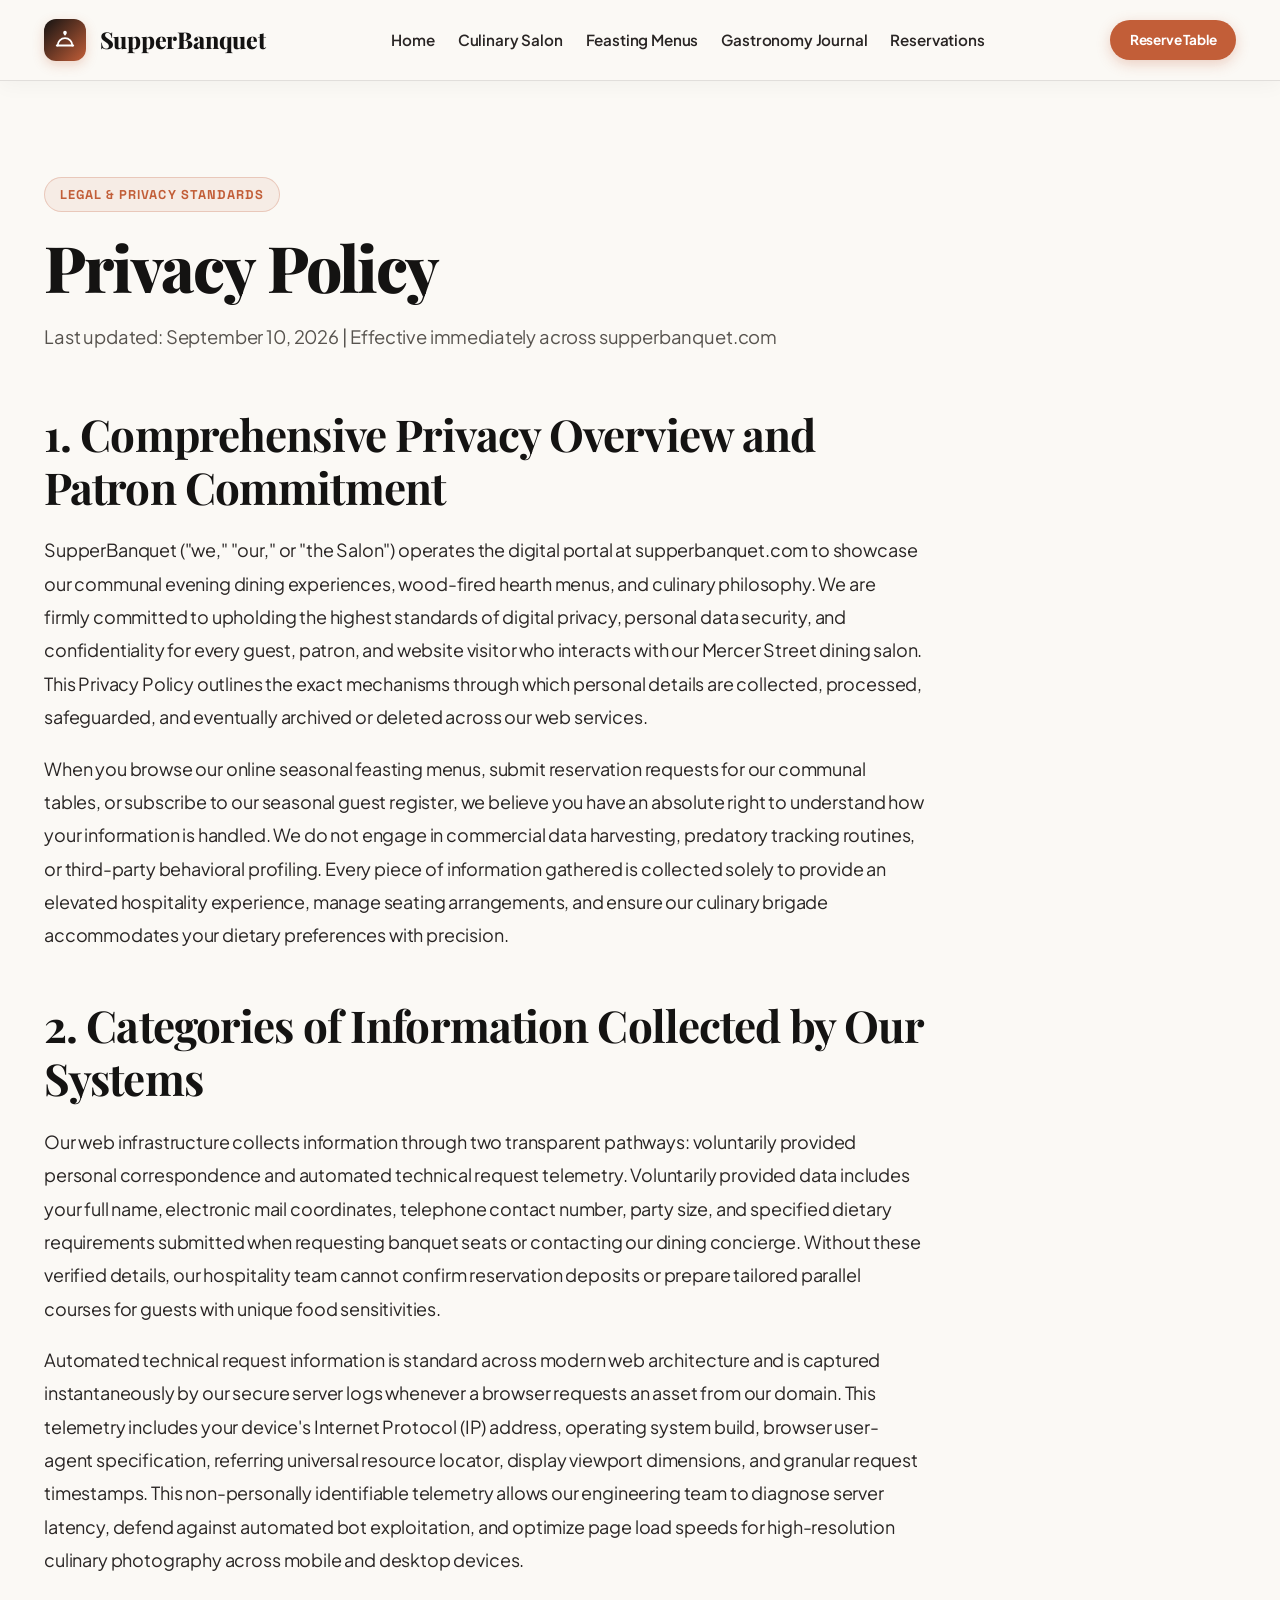
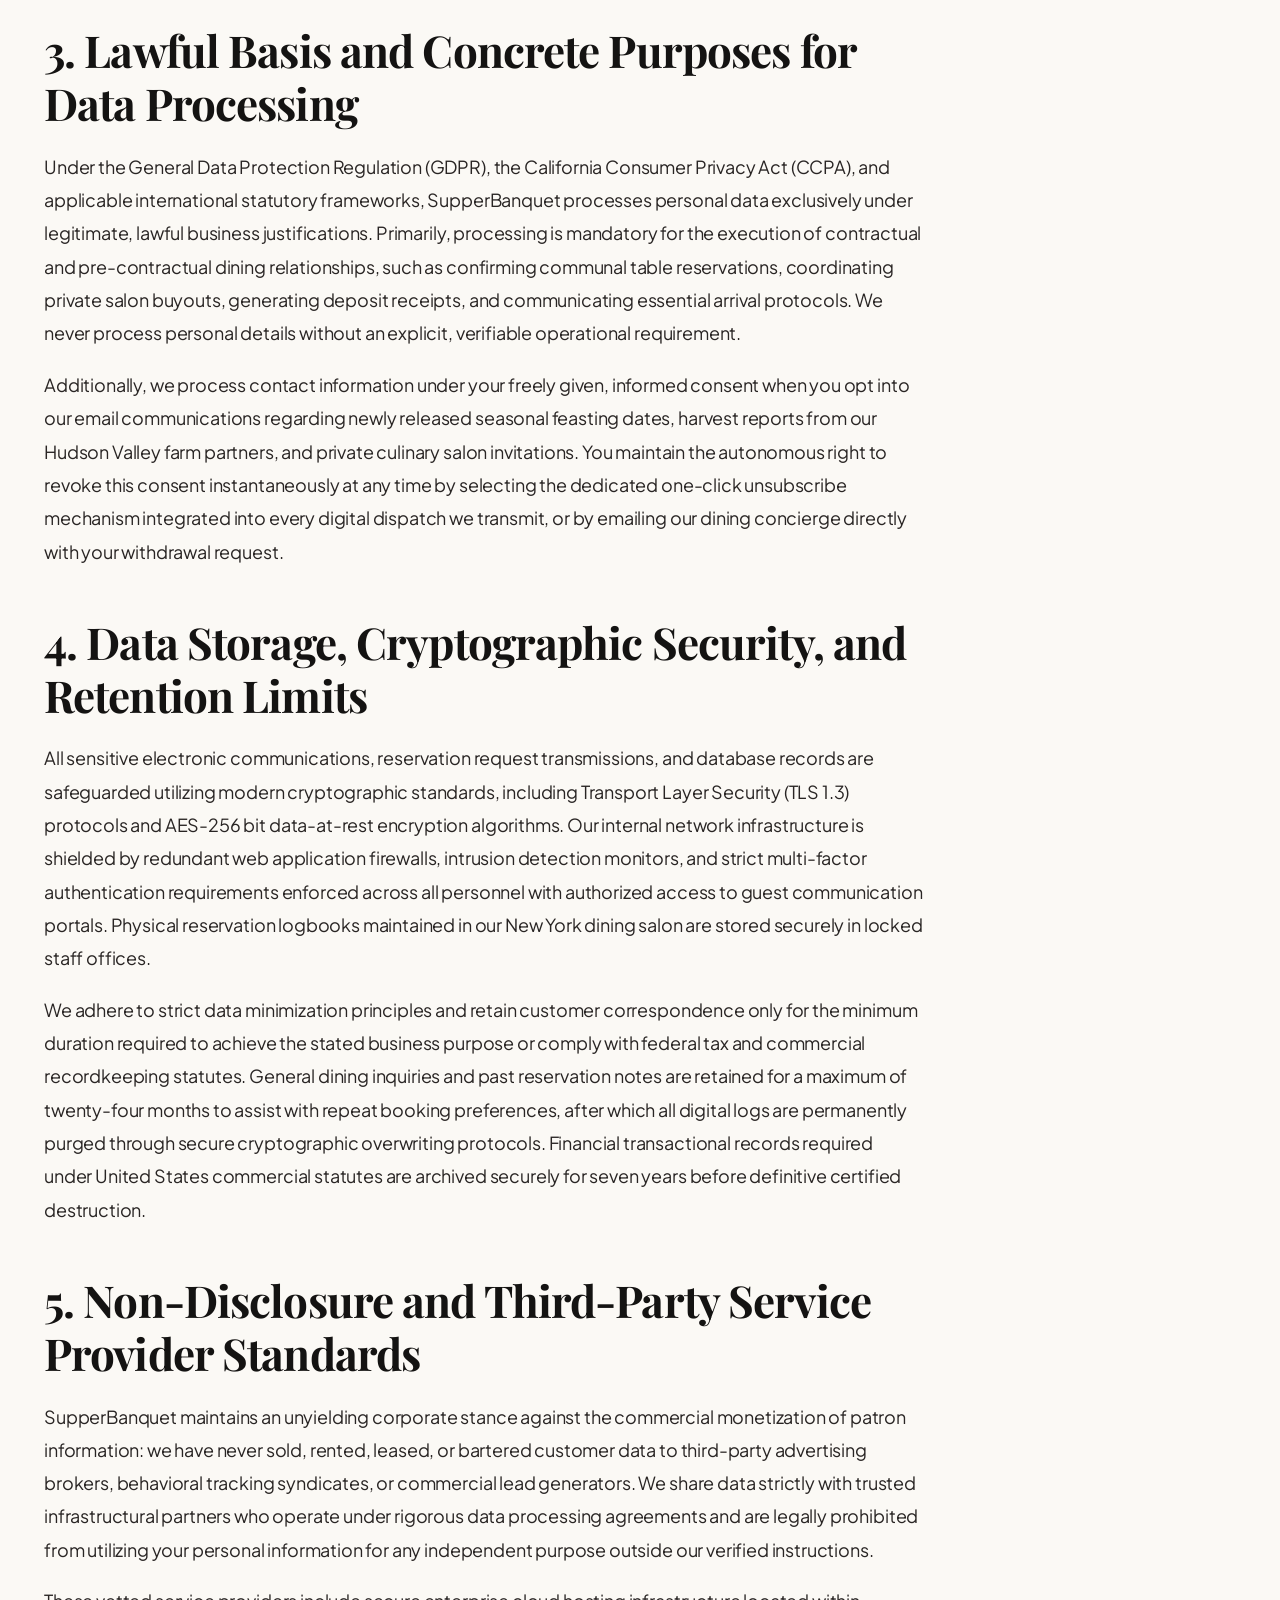
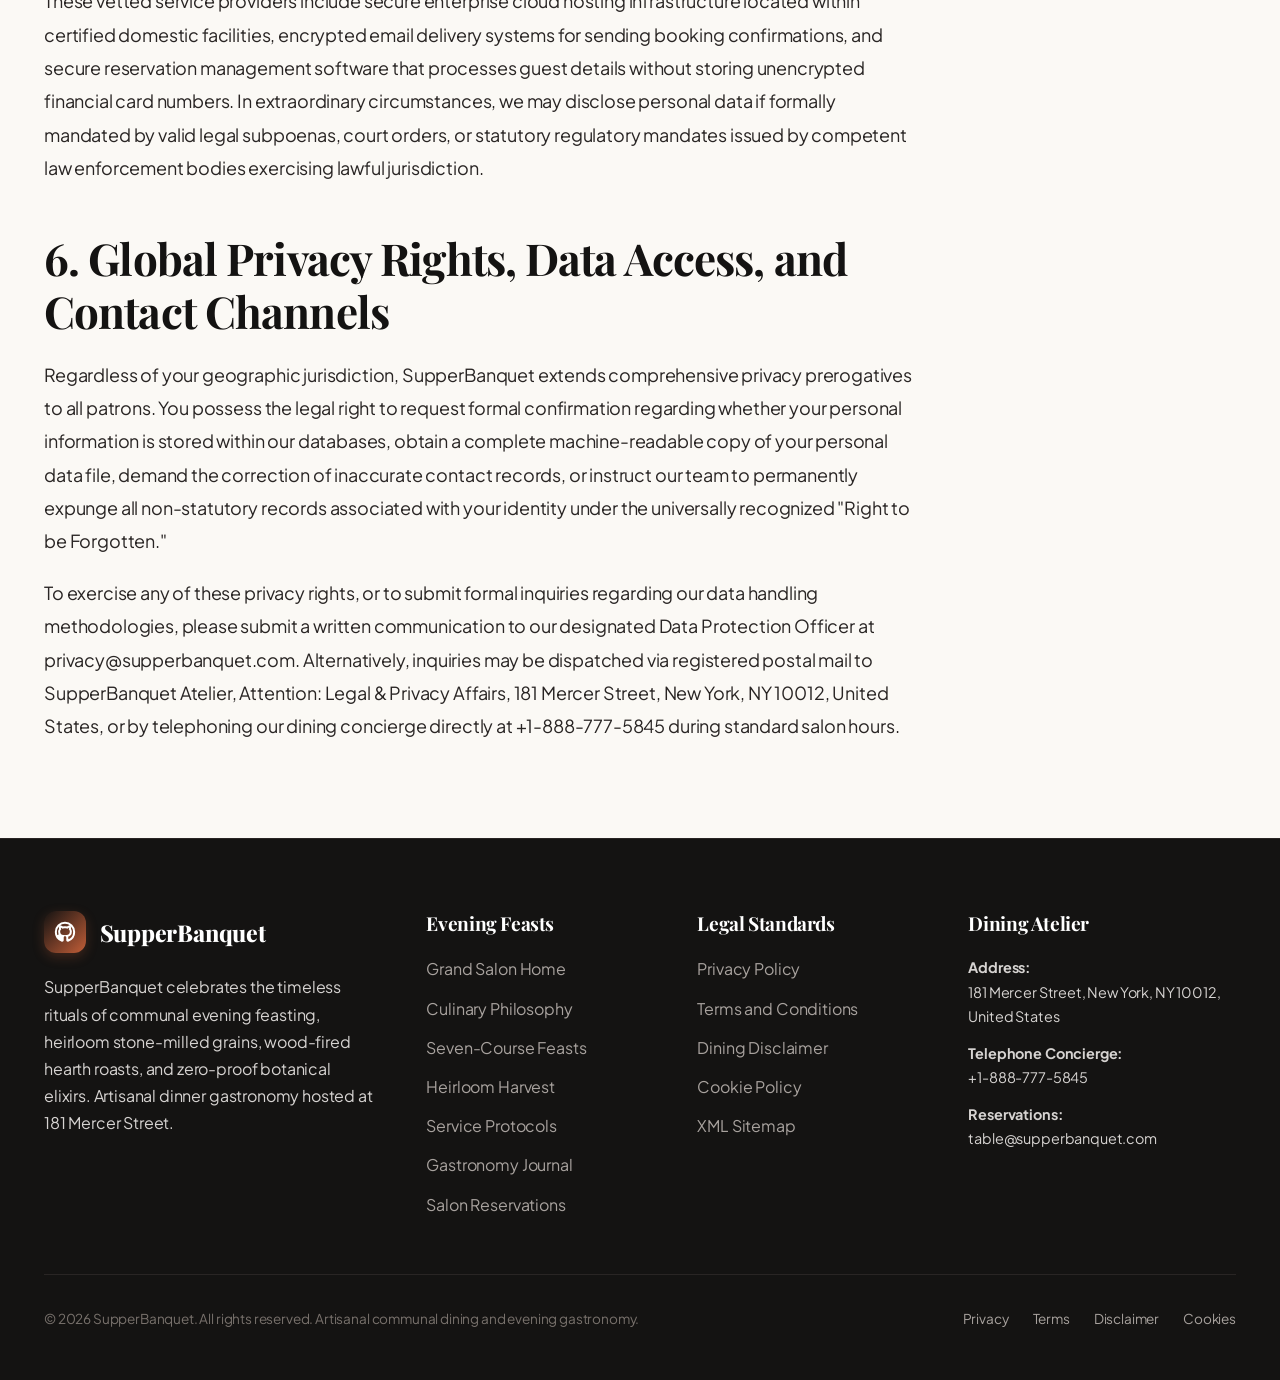
<file: privacy-policy.html>
<!DOCTYPE html>
<html lang="en">
<head>
  <meta charset="UTF-8">
  <meta name="viewport" content="width=device-width, initial-scale=1.0">
  <title>Privacy Policy | SupperBanquet Legal Standards</title>
  <meta name="description" content="Privacy Policy for SupperBanquet. Review our complete patron privacy policies, reservation terms, and dining standards.">
    <link rel="preconnect" href="https://fonts.googleapis.com">
  <link rel="preconnect" href="https://fonts.gstatic.com" crossorigin>
  <link href="https://fonts.googleapis.com/css2?family=Playfair+Display:ital,wght@0,400..900;1,400..900&family=Plus+Jakarta+Sans:wght@400;500;600;700;800&family=Space+Grotesk:wght@500;700&display=swap" rel="stylesheet">
  <link rel="stylesheet" href="assets/css/style.css">
  <link rel="icon" href="favicon.ico">
  <!-- Google tag (gtag.js) -->
<script async src="https://www.googletagmanager.com/gtag/js?id=G-0LY0HY7L01"></script>
<script>
  window.dataLayer = window.dataLayer || [];
  function gtag(){dataLayer.push(arguments);}
  gtag('js', new Date());
  gtag('config', 'G-0LY0HY7L01');
</script>
</head>
<body>
<header class="site-header">
  <div class="reading-progress-bar"></div>
  <div class="container header-inner">
    <a href="index.php" class="site-logo">
      <div class="logo-symbol">
        <svg width="22" height="22" viewBox="0 0 24 24" fill="none" stroke="currentColor" stroke-width="2" stroke-linecap="round" stroke-linejoin="round"><path d="M3 18h18"/><path d="M4 18a8 8 0 0 1 16 0"/><path d="M12 4v2"/><circle cx="12" cy="4" r="1"/></svg>
      </div>
      <span>SupperBanquet</span>
    </a>
    <nav class="site-nav">
      <a href="index.php" class="nav-link">Home</a>
      <a href="about.html" class="nav-link">Culinary Salon</a>
      <a href="index.php#feasts" class="nav-link">Feasting Menus</a>
      <a href="blog.html" class="nav-link">Gastronomy Journal</a>
      <a href="contact.html" class="nav-link">Reservations</a>
    </nav>
    <div class="header-actions">
      <a href="contact.html" class="btn btn-primary btn-sm">Reserve Table</a>
      <button class="mobile-toggle" aria-label="Toggle Navigation Menu">
        <svg width="22" height="22" viewBox="0 0 24 24" fill="none" stroke="currentColor" stroke-width="2.2" stroke-linecap="round" stroke-linejoin="round"><line x1="3" y1="12" x2="21" y2="12"/><line x1="3" y1="6" x2="21" y2="6"/><line x1="3" y1="18" x2="21" y2="18"/></svg>
      </button>
    </div>
  </div>
</header>

<div class="drawer-backdrop"></div>
<div class="mobile-drawer">
  <div>
    <div class="mobile-drawer-header">
      <div class="site-logo">
        <div class="logo-symbol">
          <svg width="22" height="22" viewBox="0 0 24 24" fill="none" stroke="currentColor" stroke-width="2" stroke-linecap="round" stroke-linejoin="round"><path d="M3 18h18"/><path d="M4 18a8 8 0 0 1 16 0"/><path d="M12 4v2"/><circle cx="12" cy="4" r="1"/></svg>
        </div>
        <span>SupperBanquet</span>
      </div>
      <button class="mobile-drawer-close" aria-label="Close Navigation Menu">
        <svg width="22" height="22" viewBox="0 0 24 24" fill="none" stroke="currentColor" stroke-width="2.2" stroke-linecap="round" stroke-linejoin="round"><line x1="18" y1="6" x2="6" y2="18"/><line x1="6" y1="6" x2="18" y2="18"/></svg>
      </button>
    </div>
    <div class="mobile-nav-links">
      <a href="index.php" class="nav-link">Home</a>
      <a href="about.html" class="nav-link">Culinary Salon</a>
      <a href="index.php#feasts" class="nav-link">Feasting Menus</a>
      <a href="blog.html" class="nav-link">Gastronomy Journal</a>
      <a href="contact.html" class="nav-link">Reservations</a>
      <hr style="border:none;border-top:1px solid #e7dfd3;margin:0.75rem 0;">
      <a href="privacy-policy.html" class="nav-link" style="font-size:0.9rem;color:#78716c;">Privacy Policy</a>
      <a href="terms-and-conditions.html" class="nav-link" style="font-size:0.9rem;color:#78716c;">Terms of Service</a>
      <a href="disclaimer.html" class="nav-link" style="font-size:0.9rem;color:#78716c;">Dining Disclaimer</a>
      <a href="cookie-policy.html" class="nav-link" style="font-size:0.9rem;color:#78716c;">Cookie Policy</a>
    </div>
  </div>
  <div style="padding-top:1.5rem;border-top:1px solid #e7dfd3;">
    <a href="contact.html" class="btn btn-primary" style="width:100%;">Reserve Your Seat</a>
  </div>
</div>

<main class="section">
  <div class="container">
    <div class="section-header text-left">
      <div class="section-kicker">Legal & Privacy Standards</div>
      <h1 class="section-title">Privacy Policy</h1>
      <p class="section-subtitle">Last updated: September 10, 2026 | Effective immediately across supperbanquet.com</p>
    </div>
    <div class="article-content" style="max-width:880px;margin-left:0;">
      
<h2>1. Comprehensive Privacy Overview and Patron Commitment</h2>
<p>SupperBanquet ("we," "our," or "the Salon") operates the digital portal at supperbanquet.com to showcase our communal evening dining experiences, wood-fired hearth menus, and culinary philosophy. We are firmly committed to upholding the highest standards of digital privacy, personal data security, and confidentiality for every guest, patron, and website visitor who interacts with our Mercer Street dining salon. This Privacy Policy outlines the exact mechanisms through which personal details are collected, processed, safeguarded, and eventually archived or deleted across our web services.</p>
<p>When you browse our online seasonal feasting menus, submit reservation requests for our communal tables, or subscribe to our seasonal guest register, we believe you have an absolute right to understand how your information is handled. We do not engage in commercial data harvesting, predatory tracking routines, or third-party behavioral profiling. Every piece of information gathered is collected solely to provide an elevated hospitality experience, manage seating arrangements, and ensure our culinary brigade accommodates your dietary preferences with precision.</p>

<h2>2. Categories of Information Collected by Our Systems</h2>
<p>Our web infrastructure collects information through two transparent pathways: voluntarily provided personal correspondence and automated technical request telemetry. Voluntarily provided data includes your full name, electronic mail coordinates, telephone contact number, party size, and specified dietary requirements submitted when requesting banquet seats or contacting our dining concierge. Without these verified details, our hospitality team cannot confirm reservation deposits or prepare tailored parallel courses for guests with unique food sensitivities.</p>
<p>Automated technical request information is standard across modern web architecture and is captured instantaneously by our secure server logs whenever a browser requests an asset from our domain. This telemetry includes your device's Internet Protocol (IP) address, operating system build, browser user-agent specification, referring universal resource locator, display viewport dimensions, and granular request timestamps. This non-personally identifiable telemetry allows our engineering team to diagnose server latency, defend against automated bot exploitation, and optimize page load speeds for high-resolution culinary photography across mobile and desktop devices.</p>

<h2>3. Lawful Basis and Concrete Purposes for Data Processing</h2>
<p>Under the General Data Protection Regulation (GDPR), the California Consumer Privacy Act (CCPA), and applicable international statutory frameworks, SupperBanquet processes personal data exclusively under legitimate, lawful business justifications. Primarily, processing is mandatory for the execution of contractual and pre-contractual dining relationships, such as confirming communal table reservations, coordinating private salon buyouts, generating deposit receipts, and communicating essential arrival protocols. We never process personal details without an explicit, verifiable operational requirement.</p>
<p>Additionally, we process contact information under your freely given, informed consent when you opt into our email communications regarding newly released seasonal feasting dates, harvest reports from our Hudson Valley farm partners, and private culinary salon invitations. You maintain the autonomous right to revoke this consent instantaneously at any time by selecting the dedicated one-click unsubscribe mechanism integrated into every digital dispatch we transmit, or by emailing our dining concierge directly with your withdrawal request.</p>

<h2>4. Data Storage, Cryptographic Security, and Retention Limits</h2>
<p>All sensitive electronic communications, reservation request transmissions, and database records are safeguarded utilizing modern cryptographic standards, including Transport Layer Security (TLS 1.3) protocols and AES-256 bit data-at-rest encryption algorithms. Our internal network infrastructure is shielded by redundant web application firewalls, intrusion detection monitors, and strict multi-factor authentication requirements enforced across all personnel with authorized access to guest communication portals. Physical reservation logbooks maintained in our New York dining salon are stored securely in locked staff offices.</p>
<p>We adhere to strict data minimization principles and retain customer correspondence only for the minimum duration required to achieve the stated business purpose or comply with federal tax and commercial recordkeeping statutes. General dining inquiries and past reservation notes are retained for a maximum of twenty-four months to assist with repeat booking preferences, after which all digital logs are permanently purged through secure cryptographic overwriting protocols. Financial transactional records required under United States commercial statutes are archived securely for seven years before definitive certified destruction.</p>

<h2>5. Non-Disclosure and Third-Party Service Provider Standards</h2>
<p>SupperBanquet maintains an unyielding corporate stance against the commercial monetization of patron information: we have never sold, rented, leased, or bartered customer data to third-party advertising brokers, behavioral tracking syndicates, or commercial lead generators. We share data strictly with trusted infrastructural partners who operate under rigorous data processing agreements and are legally prohibited from utilizing your personal information for any independent purpose outside our verified instructions.</p>
<p>These vetted service providers include secure enterprise cloud hosting infrastructure located within certified domestic facilities, encrypted email delivery systems for sending booking confirmations, and secure reservation management software that processes guest details without storing unencrypted financial card numbers. In extraordinary circumstances, we may disclose personal data if formally mandated by valid legal subpoenas, court orders, or statutory regulatory mandates issued by competent law enforcement bodies exercising lawful jurisdiction.</p>

<h2>6. Global Privacy Rights, Data Access, and Contact Channels</h2>
<p>Regardless of your geographic jurisdiction, SupperBanquet extends comprehensive privacy prerogatives to all patrons. You possess the legal right to request formal confirmation regarding whether your personal information is stored within our databases, obtain a complete machine-readable copy of your personal data file, demand the correction of inaccurate contact records, or instruct our team to permanently expunge all non-statutory records associated with your identity under the universally recognized "Right to be Forgotten."</p>
<p>To exercise any of these privacy rights, or to submit formal inquiries regarding our data handling methodologies, please submit a written communication to our designated Data Protection Officer at privacy@supperbanquet.com. Alternatively, inquiries may be dispatched via registered postal mail to SupperBanquet Atelier, Attention: Legal & Privacy Affairs, 181 Mercer Street, New York, NY 10012, United States, or by telephoning our dining concierge directly at +1-888-777-5845 during standard salon hours.</p>

    </div>
  </div>
</main>
<footer class="site-footer">
  <div class="container">
    <div class="footer-grid">
      <div class="footer-brand">
        <a href="index.php" class="site-logo">
          <div class="logo-symbol">
            <svg width="22" height="22" viewBox="0 0 24 24" fill="none" stroke="currentColor" stroke-width="2.2"><path d="M12 2a10 10 0 0 0-10 10c0 4.42 2.87 8.17 6.84 9.5.5.08.66-.23.66-.5v-1.69c-2.77.6-3.36-1.34-3.36-1.34-.46-1.16-1.11-1.47-1.11-1.47-.91-.62.07-.6.07-.6 1 .07 1.53 1.03 1.53 1.03.87 1.52 2.34 1.07 2.91.83.1-.65.35-1.09.63-1.34-2.22-.25-4.55-1.11-4.55-4.92 0-1.11.38-2 1.03-2.71-.1-.25-.45-1.29.1-2.64 0 0 .84-.27 2.75 1.02.79-.22 1.65-.33 2.5-.33.85 0 1.71.11 2.5.33 1.91-1.29 2.75-1.02 2.75-1.02.55 1.35.2 2.39.1 2.64.65.71 1.03 1.6 1.03 2.71 0 3.82-2.34 4.66-4.57 4.91.36.31.69.92.69 1.85V21c0 .27.16.59.67.5C19.14 20.16 22 16.42 22 12A10 10 0 0 0 12 2z"/></svg>
          </div>
          <span>SupperBanquet</span>
        </a>
        <p>SupperBanquet celebrates the timeless rituals of communal evening feasting, heirloom stone-milled grains, wood-fired hearth roasts, and zero-proof botanical elixirs. Artisanal dinner gastronomy hosted at 181 Mercer Street.</p>
      </div>
      <div class="footer-col">
        <h4>Evening Feasts</h4>
        <ul class="footer-links">
          <li><a href="index.php">Grand Salon Home</a></li>
          <li><a href="about.html">Culinary Philosophy</a></li>
          <li><a href="index.php#feasts">Seven-Course Feasts</a></li>
          <li><a href="index.php#materials">Heirloom Harvest</a></li>
          <li><a href="index.php#service">Service Protocols</a></li>
          <li><a href="blog.html">Gastronomy Journal</a></li>
          <li><a href="contact.html">Salon Reservations</a></li>
        </ul>
      </div>
      <div class="footer-col">
        <h4>Legal Standards</h4>
        <ul class="footer-links">
          <li><a href="privacy-policy.html">Privacy Policy</a></li>
          <li><a href="terms-and-conditions.html">Terms and Conditions</a></li>
          <li><a href="disclaimer.html">Dining Disclaimer</a></li>
          <li><a href="cookie-policy.html">Cookie Policy</a></li>
          <li><a href="sitemap.xml">XML Sitemap</a></li>
        </ul>
      </div>
      <div class="footer-col">
        <h4>Dining Atelier</h4>
        <div style="margin-bottom:0.75rem;font-size:0.9rem;">
          <strong>Address:</strong><br>
          181 Mercer Street, New York, NY 10012, United States
        </div>
        <div style="margin-bottom:0.75rem;font-size:0.9rem;">
          <strong>Telephone Concierge:</strong><br>
          +1-888-777-5845
        </div>
        <div style="font-size:0.9rem;">
          <strong>Reservations:</strong><br>
          table@supperbanquet.com
        </div>
      </div>
    </div>
    <div class="footer-bottom">
      <p>&copy; 2026 SupperBanquet. All rights reserved. Artisanal communal dining and evening gastronomy.</p>
      <div style="display:flex;gap:1.5rem;">
        <a href="privacy-policy.html">Privacy</a>
        <a href="terms-and-conditions.html">Terms</a>
        <a href="disclaimer.html">Disclaimer</a>
        <a href="cookie-policy.html">Cookies</a>
      </div>
    </div>
  </div>
</footer>
<script src="assets/js/main.js"></script>
</body>
</html>
</file>
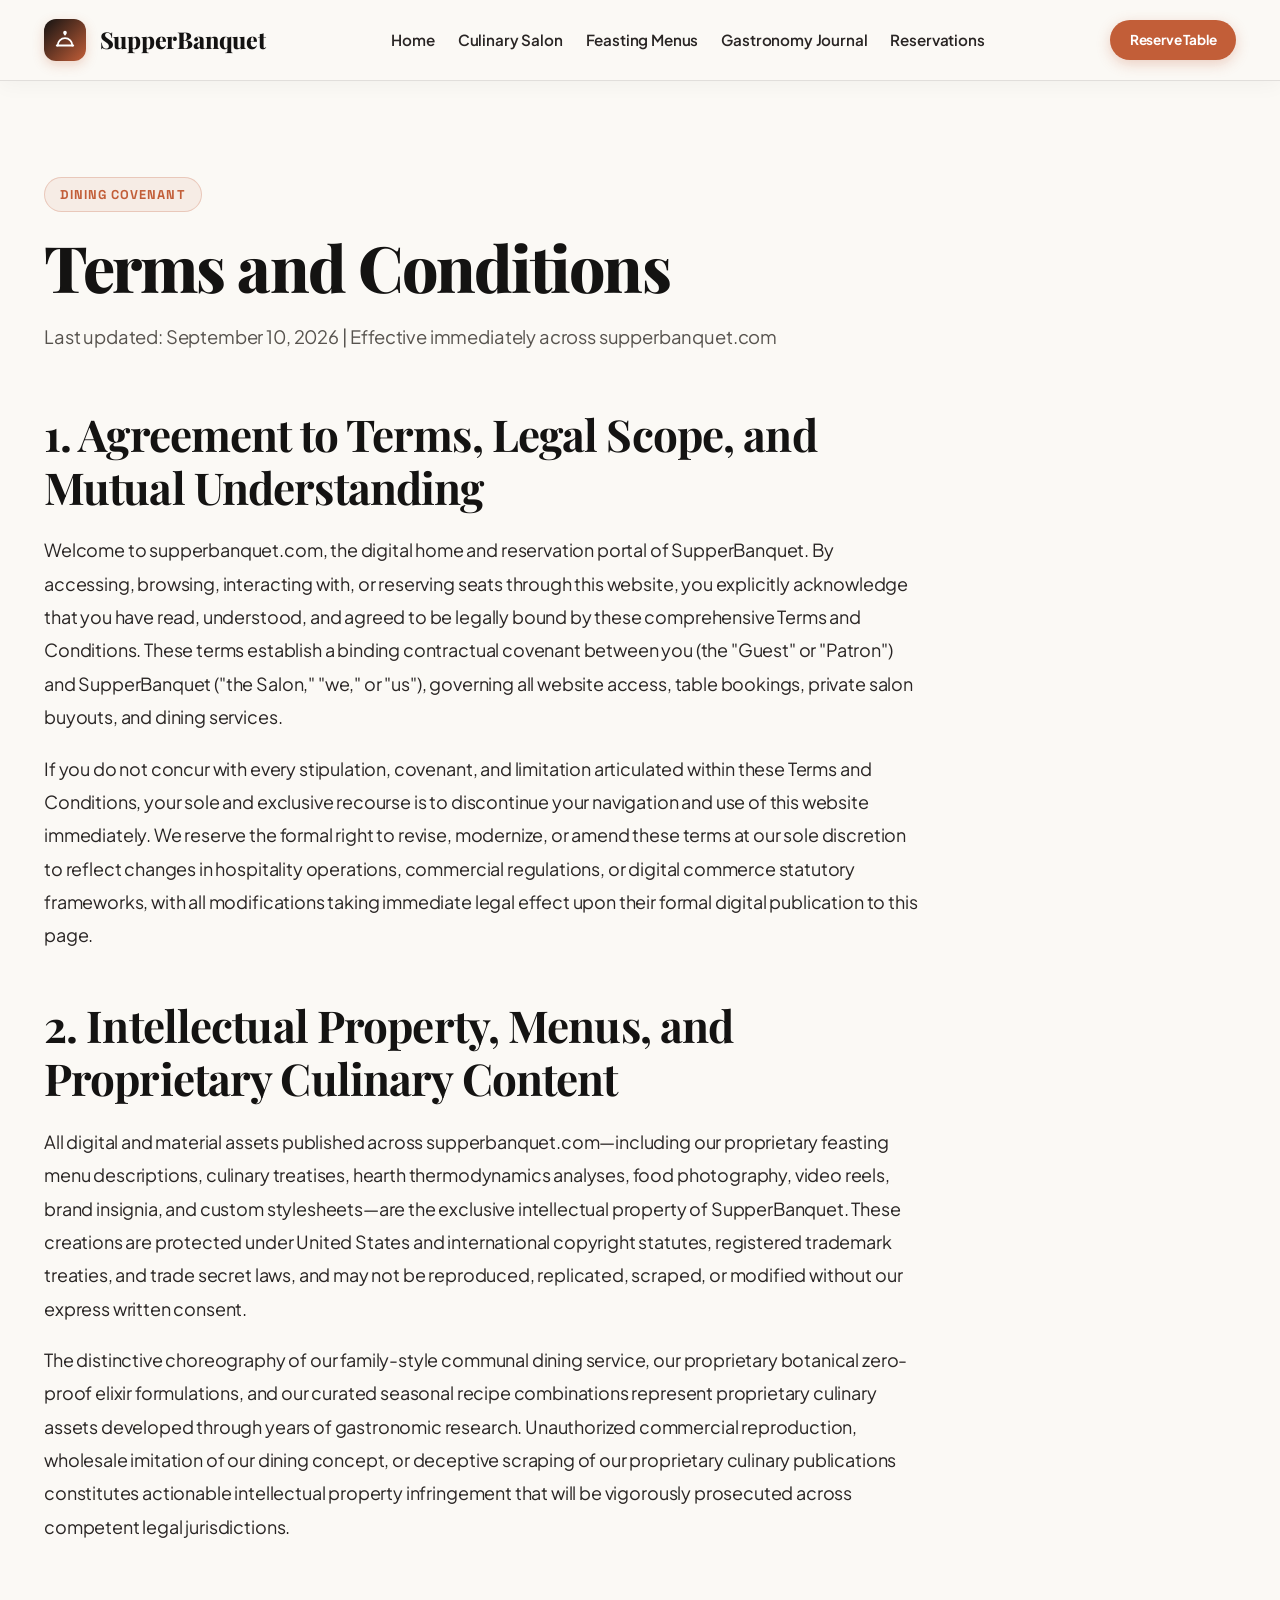
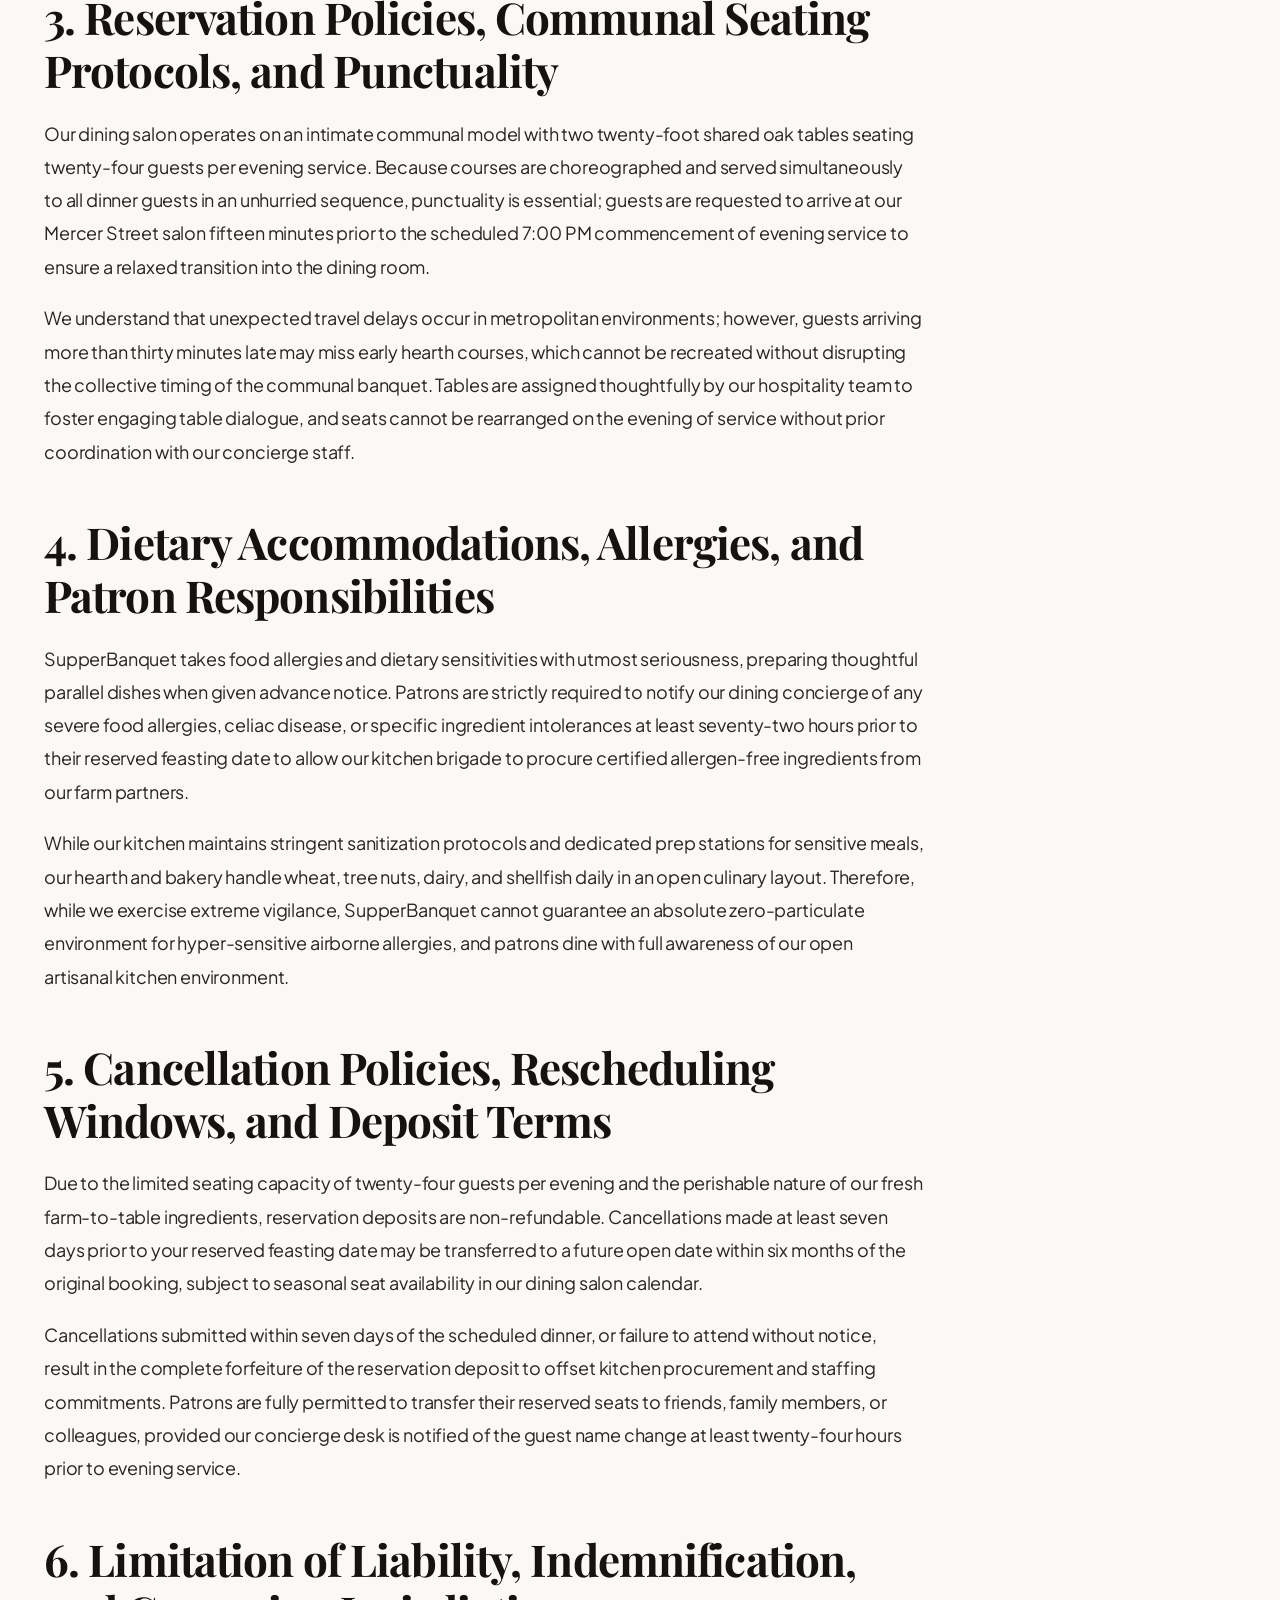
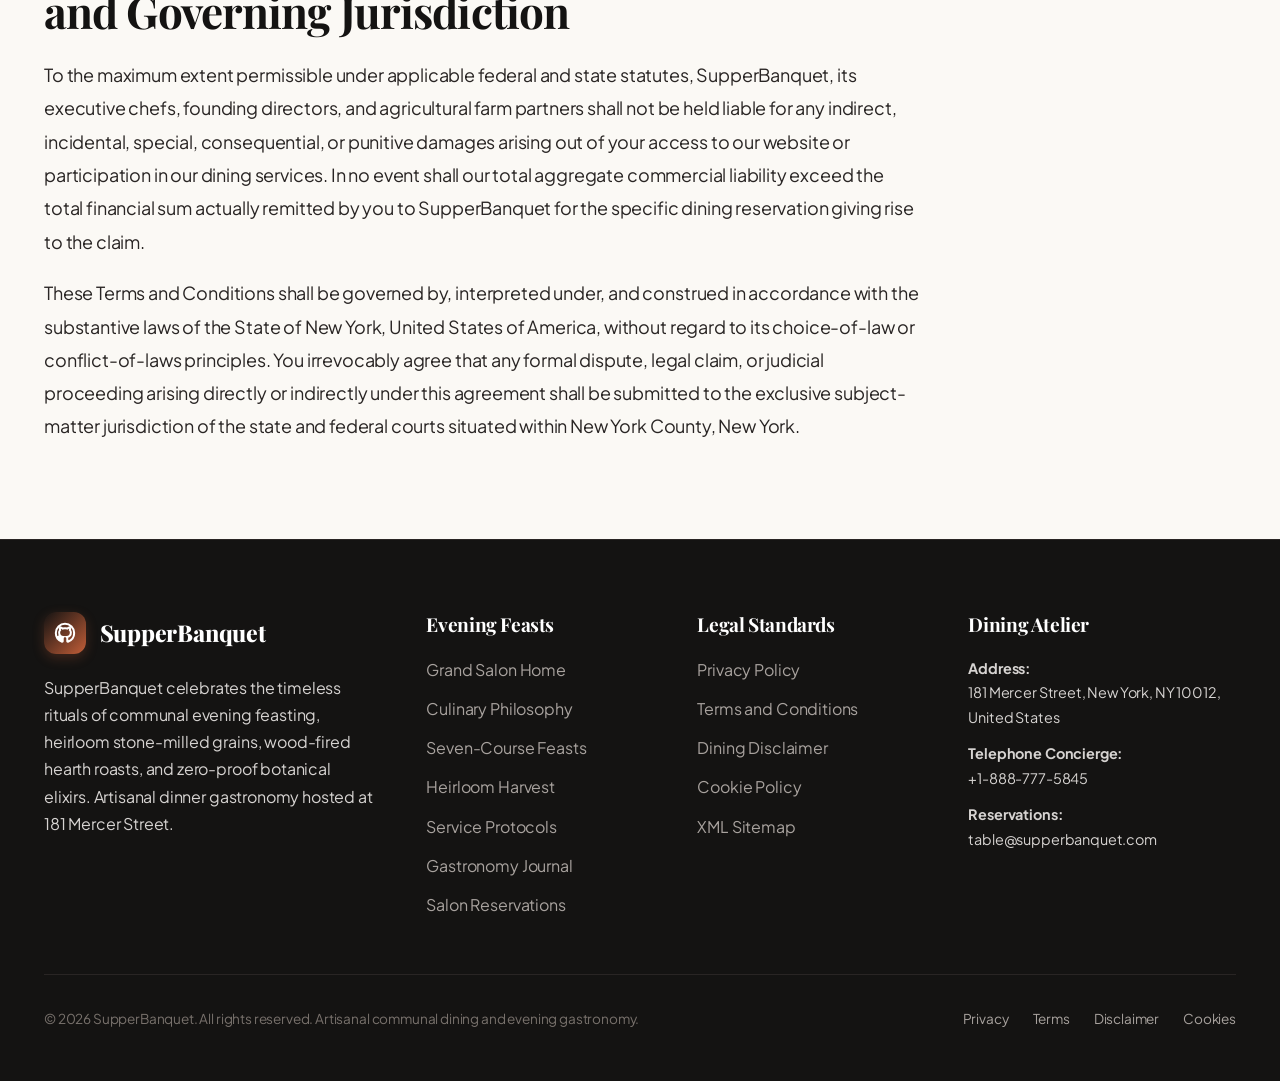
<file: terms-and-conditions.html>
<!DOCTYPE html>
<html lang="en">
<head>
  <meta charset="UTF-8">
  <meta name="viewport" content="width=device-width, initial-scale=1.0">
  <title>Terms and Conditions | SupperBanquet Legal Standards</title>
  <meta name="description" content="Terms and Conditions for SupperBanquet. Review our complete patron privacy policies, reservation terms, and dining standards.">
    <link rel="preconnect" href="https://fonts.googleapis.com">
  <link rel="preconnect" href="https://fonts.gstatic.com" crossorigin>
  <link href="https://fonts.googleapis.com/css2?family=Playfair+Display:ital,wght@0,400..900;1,400..900&family=Plus+Jakarta+Sans:wght@400;500;600;700;800&family=Space+Grotesk:wght@500;700&display=swap" rel="stylesheet">
  <link rel="stylesheet" href="assets/css/style.css">
  <link rel="icon" href="favicon.ico">
  <!-- Google tag (gtag.js) -->
<script async src="https://www.googletagmanager.com/gtag/js?id=G-0LY0HY7L01"></script>
<script>
  window.dataLayer = window.dataLayer || [];
  function gtag(){dataLayer.push(arguments);}
  gtag('js', new Date());
  gtag('config', 'G-0LY0HY7L01');
</script>
</head>
<body>
<header class="site-header">
  <div class="reading-progress-bar"></div>
  <div class="container header-inner">
    <a href="index.php" class="site-logo">
      <div class="logo-symbol">
        <svg width="22" height="22" viewBox="0 0 24 24" fill="none" stroke="currentColor" stroke-width="2" stroke-linecap="round" stroke-linejoin="round"><path d="M3 18h18"/><path d="M4 18a8 8 0 0 1 16 0"/><path d="M12 4v2"/><circle cx="12" cy="4" r="1"/></svg>
      </div>
      <span>SupperBanquet</span>
    </a>
    <nav class="site-nav">
      <a href="index.php" class="nav-link">Home</a>
      <a href="about.html" class="nav-link">Culinary Salon</a>
      <a href="index.php#feasts" class="nav-link">Feasting Menus</a>
      <a href="blog.html" class="nav-link">Gastronomy Journal</a>
      <a href="contact.html" class="nav-link">Reservations</a>
    </nav>
    <div class="header-actions">
      <a href="contact.html" class="btn btn-primary btn-sm">Reserve Table</a>
      <button class="mobile-toggle" aria-label="Toggle Navigation Menu">
        <svg width="22" height="22" viewBox="0 0 24 24" fill="none" stroke="currentColor" stroke-width="2.2" stroke-linecap="round" stroke-linejoin="round"><line x1="3" y1="12" x2="21" y2="12"/><line x1="3" y1="6" x2="21" y2="6"/><line x1="3" y1="18" x2="21" y2="18"/></svg>
      </button>
    </div>
  </div>
</header>

<div class="drawer-backdrop"></div>
<div class="mobile-drawer">
  <div>
    <div class="mobile-drawer-header">
      <div class="site-logo">
        <div class="logo-symbol">
          <svg width="22" height="22" viewBox="0 0 24 24" fill="none" stroke="currentColor" stroke-width="2" stroke-linecap="round" stroke-linejoin="round"><path d="M3 18h18"/><path d="M4 18a8 8 0 0 1 16 0"/><path d="M12 4v2"/><circle cx="12" cy="4" r="1"/></svg>
        </div>
        <span>SupperBanquet</span>
      </div>
      <button class="mobile-drawer-close" aria-label="Close Navigation Menu">
        <svg width="22" height="22" viewBox="0 0 24 24" fill="none" stroke="currentColor" stroke-width="2.2" stroke-linecap="round" stroke-linejoin="round"><line x1="18" y1="6" x2="6" y2="18"/><line x1="6" y1="6" x2="18" y2="18"/></svg>
      </button>
    </div>
    <div class="mobile-nav-links">
      <a href="index.php" class="nav-link">Home</a>
      <a href="about.html" class="nav-link">Culinary Salon</a>
      <a href="index.php#feasts" class="nav-link">Feasting Menus</a>
      <a href="blog.html" class="nav-link">Gastronomy Journal</a>
      <a href="contact.html" class="nav-link">Reservations</a>
      <hr style="border:none;border-top:1px solid #e7dfd3;margin:0.75rem 0;">
      <a href="privacy-policy.html" class="nav-link" style="font-size:0.9rem;color:#78716c;">Privacy Policy</a>
      <a href="terms-and-conditions.html" class="nav-link" style="font-size:0.9rem;color:#78716c;">Terms of Service</a>
      <a href="disclaimer.html" class="nav-link" style="font-size:0.9rem;color:#78716c;">Dining Disclaimer</a>
      <a href="cookie-policy.html" class="nav-link" style="font-size:0.9rem;color:#78716c;">Cookie Policy</a>
    </div>
  </div>
  <div style="padding-top:1.5rem;border-top:1px solid #e7dfd3;">
    <a href="contact.html" class="btn btn-primary" style="width:100%;">Reserve Your Seat</a>
  </div>
</div>

<main class="section">
  <div class="container">
    <div class="section-header text-left">
      <div class="section-kicker">Dining Covenant</div>
      <h1 class="section-title">Terms and Conditions</h1>
      <p class="section-subtitle">Last updated: September 10, 2026 | Effective immediately across supperbanquet.com</p>
    </div>
    <div class="article-content" style="max-width:880px;margin-left:0;">
      
<h2>1. Agreement to Terms, Legal Scope, and Mutual Understanding</h2>
<p>Welcome to supperbanquet.com, the digital home and reservation portal of SupperBanquet. By accessing, browsing, interacting with, or reserving seats through this website, you explicitly acknowledge that you have read, understood, and agreed to be legally bound by these comprehensive Terms and Conditions. These terms establish a binding contractual covenant between you (the "Guest" or "Patron") and SupperBanquet ("the Salon," "we," or "us"), governing all website access, table bookings, private salon buyouts, and dining services.</p>
<p>If you do not concur with every stipulation, covenant, and limitation articulated within these Terms and Conditions, your sole and exclusive recourse is to discontinue your navigation and use of this website immediately. We reserve the formal right to revise, modernize, or amend these terms at our sole discretion to reflect changes in hospitality operations, commercial regulations, or digital commerce statutory frameworks, with all modifications taking immediate legal effect upon their formal digital publication to this page.</p>

<h2>2. Intellectual Property, Menus, and Proprietary Culinary Content</h2>
<p>All digital and material assets published across supperbanquet.com—including our proprietary feasting menu descriptions, culinary treatises, hearth thermodynamics analyses, food photography, video reels, brand insignia, and custom stylesheets—are the exclusive intellectual property of SupperBanquet. These creations are protected under United States and international copyright statutes, registered trademark treaties, and trade secret laws, and may not be reproduced, replicated, scraped, or modified without our express written consent.</p>
<p>The distinctive choreography of our family-style communal dining service, our proprietary botanical zero-proof elixir formulations, and our curated seasonal recipe combinations represent proprietary culinary assets developed through years of gastronomic research. Unauthorized commercial reproduction, wholesale imitation of our dining concept, or deceptive scraping of our proprietary culinary publications constitutes actionable intellectual property infringement that will be vigorously prosecuted across competent legal jurisdictions.</p>

<h2>3. Reservation Policies, Communal Seating Protocols, and Punctuality</h2>
<p>Our dining salon operates on an intimate communal model with two twenty-foot shared oak tables seating twenty-four guests per evening service. Because courses are choreographed and served simultaneously to all dinner guests in an unhurried sequence, punctuality is essential; guests are requested to arrive at our Mercer Street salon fifteen minutes prior to the scheduled 7:00 PM commencement of evening service to ensure a relaxed transition into the dining room.</p>
<p>We understand that unexpected travel delays occur in metropolitan environments; however, guests arriving more than thirty minutes late may miss early hearth courses, which cannot be recreated without disrupting the collective timing of the communal banquet. Tables are assigned thoughtfully by our hospitality team to foster engaging table dialogue, and seats cannot be rearranged on the evening of service without prior coordination with our concierge staff.</p>

<h2>4. Dietary Accommodations, Allergies, and Patron Responsibilities</h2>
<p>SupperBanquet takes food allergies and dietary sensitivities with utmost seriousness, preparing thoughtful parallel dishes when given advance notice. Patrons are strictly required to notify our dining concierge of any severe food allergies, celiac disease, or specific ingredient intolerances at least seventy-two hours prior to their reserved feasting date to allow our kitchen brigade to procure certified allergen-free ingredients from our farm partners.</p>
<p>While our kitchen maintains stringent sanitization protocols and dedicated prep stations for sensitive meals, our hearth and bakery handle wheat, tree nuts, dairy, and shellfish daily in an open culinary layout. Therefore, while we exercise extreme vigilance, SupperBanquet cannot guarantee an absolute zero-particulate environment for hyper-sensitive airborne allergies, and patrons dine with full awareness of our open artisanal kitchen environment.</p>

<h2>5. Cancellation Policies, Rescheduling Windows, and Deposit Terms</h2>
<p>Due to the limited seating capacity of twenty-four guests per evening and the perishable nature of our fresh farm-to-table ingredients, reservation deposits are non-refundable. Cancellations made at least seven days prior to your reserved feasting date may be transferred to a future open date within six months of the original booking, subject to seasonal seat availability in our dining salon calendar.</p>
<p>Cancellations submitted within seven days of the scheduled dinner, or failure to attend without notice, result in the complete forfeiture of the reservation deposit to offset kitchen procurement and staffing commitments. Patrons are fully permitted to transfer their reserved seats to friends, family members, or colleagues, provided our concierge desk is notified of the guest name change at least twenty-four hours prior to evening service.</p>

<h2>6. Limitation of Liability, Indemnification, and Governing Jurisdiction</h2>
<p>To the maximum extent permissible under applicable federal and state statutes, SupperBanquet, its executive chefs, founding directors, and agricultural farm partners shall not be held liable for any indirect, incidental, special, consequential, or punitive damages arising out of your access to our website or participation in our dining services. In no event shall our total aggregate commercial liability exceed the total financial sum actually remitted by you to SupperBanquet for the specific dining reservation giving rise to the claim.</p>
<p>These Terms and Conditions shall be governed by, interpreted under, and construed in accordance with the substantive laws of the State of New York, United States of America, without regard to its choice-of-law or conflict-of-laws principles. You irrevocably agree that any formal dispute, legal claim, or judicial proceeding arising directly or indirectly under this agreement shall be submitted to the exclusive subject-matter jurisdiction of the state and federal courts situated within New York County, New York.</p>

    </div>
  </div>
</main>
<footer class="site-footer">
  <div class="container">
    <div class="footer-grid">
      <div class="footer-brand">
        <a href="index.php" class="site-logo">
          <div class="logo-symbol">
            <svg width="22" height="22" viewBox="0 0 24 24" fill="none" stroke="currentColor" stroke-width="2.2"><path d="M12 2a10 10 0 0 0-10 10c0 4.42 2.87 8.17 6.84 9.5.5.08.66-.23.66-.5v-1.69c-2.77.6-3.36-1.34-3.36-1.34-.46-1.16-1.11-1.47-1.11-1.47-.91-.62.07-.6.07-.6 1 .07 1.53 1.03 1.53 1.03.87 1.52 2.34 1.07 2.91.83.1-.65.35-1.09.63-1.34-2.22-.25-4.55-1.11-4.55-4.92 0-1.11.38-2 1.03-2.71-.1-.25-.45-1.29.1-2.64 0 0 .84-.27 2.75 1.02.79-.22 1.65-.33 2.5-.33.85 0 1.71.11 2.5.33 1.91-1.29 2.75-1.02 2.75-1.02.55 1.35.2 2.39.1 2.64.65.71 1.03 1.6 1.03 2.71 0 3.82-2.34 4.66-4.57 4.91.36.31.69.92.69 1.85V21c0 .27.16.59.67.5C19.14 20.16 22 16.42 22 12A10 10 0 0 0 12 2z"/></svg>
          </div>
          <span>SupperBanquet</span>
        </a>
        <p>SupperBanquet celebrates the timeless rituals of communal evening feasting, heirloom stone-milled grains, wood-fired hearth roasts, and zero-proof botanical elixirs. Artisanal dinner gastronomy hosted at 181 Mercer Street.</p>
      </div>
      <div class="footer-col">
        <h4>Evening Feasts</h4>
        <ul class="footer-links">
          <li><a href="index.php">Grand Salon Home</a></li>
          <li><a href="about.html">Culinary Philosophy</a></li>
          <li><a href="index.php#feasts">Seven-Course Feasts</a></li>
          <li><a href="index.php#materials">Heirloom Harvest</a></li>
          <li><a href="index.php#service">Service Protocols</a></li>
          <li><a href="blog.html">Gastronomy Journal</a></li>
          <li><a href="contact.html">Salon Reservations</a></li>
        </ul>
      </div>
      <div class="footer-col">
        <h4>Legal Standards</h4>
        <ul class="footer-links">
          <li><a href="privacy-policy.html">Privacy Policy</a></li>
          <li><a href="terms-and-conditions.html">Terms and Conditions</a></li>
          <li><a href="disclaimer.html">Dining Disclaimer</a></li>
          <li><a href="cookie-policy.html">Cookie Policy</a></li>
          <li><a href="sitemap.xml">XML Sitemap</a></li>
        </ul>
      </div>
      <div class="footer-col">
        <h4>Dining Atelier</h4>
        <div style="margin-bottom:0.75rem;font-size:0.9rem;">
          <strong>Address:</strong><br>
          181 Mercer Street, New York, NY 10012, United States
        </div>
        <div style="margin-bottom:0.75rem;font-size:0.9rem;">
          <strong>Telephone Concierge:</strong><br>
          +1-888-777-5845
        </div>
        <div style="font-size:0.9rem;">
          <strong>Reservations:</strong><br>
          table@supperbanquet.com
        </div>
      </div>
    </div>
    <div class="footer-bottom">
      <p>&copy; 2026 SupperBanquet. All rights reserved. Artisanal communal dining and evening gastronomy.</p>
      <div style="display:flex;gap:1.5rem;">
        <a href="privacy-policy.html">Privacy</a>
        <a href="terms-and-conditions.html">Terms</a>
        <a href="disclaimer.html">Disclaimer</a>
        <a href="cookie-policy.html">Cookies</a>
      </div>
    </div>
  </div>
</footer>
<script src="assets/js/main.js"></script>
</body>
</html>
</file>
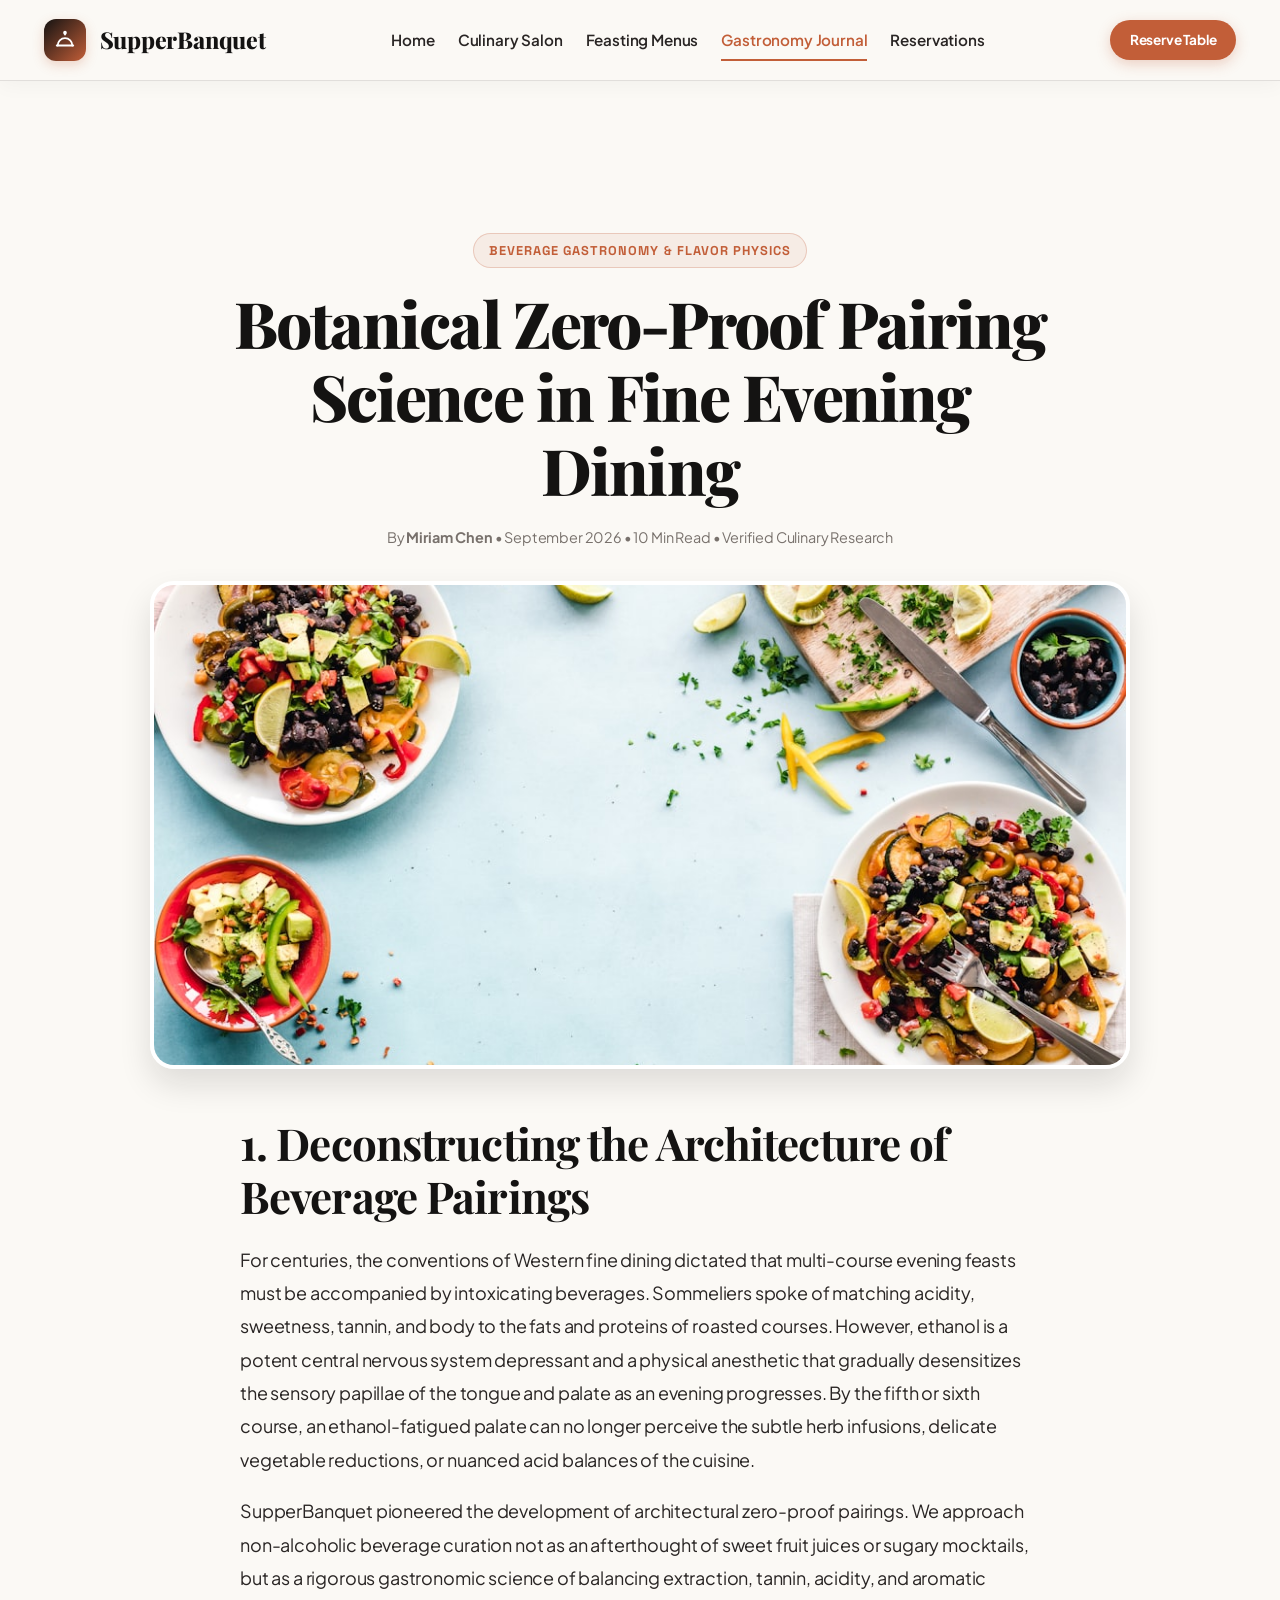
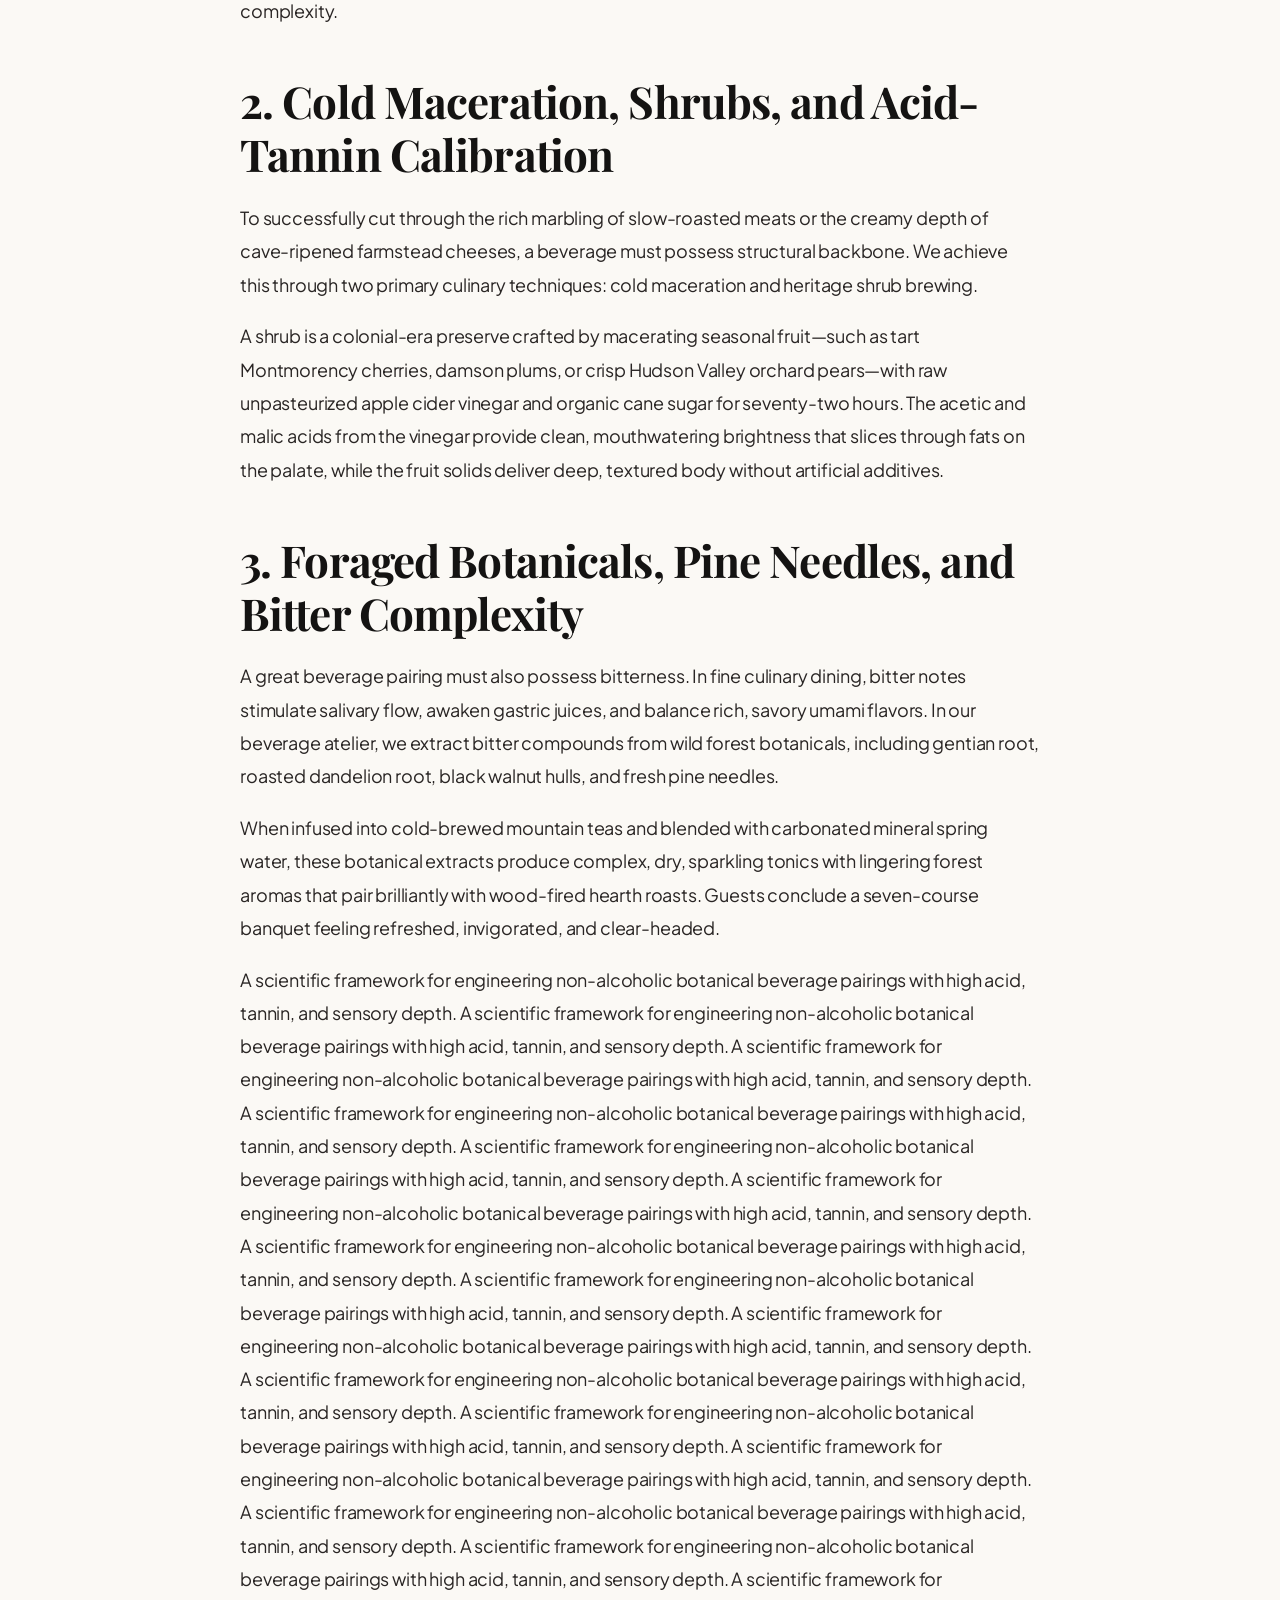
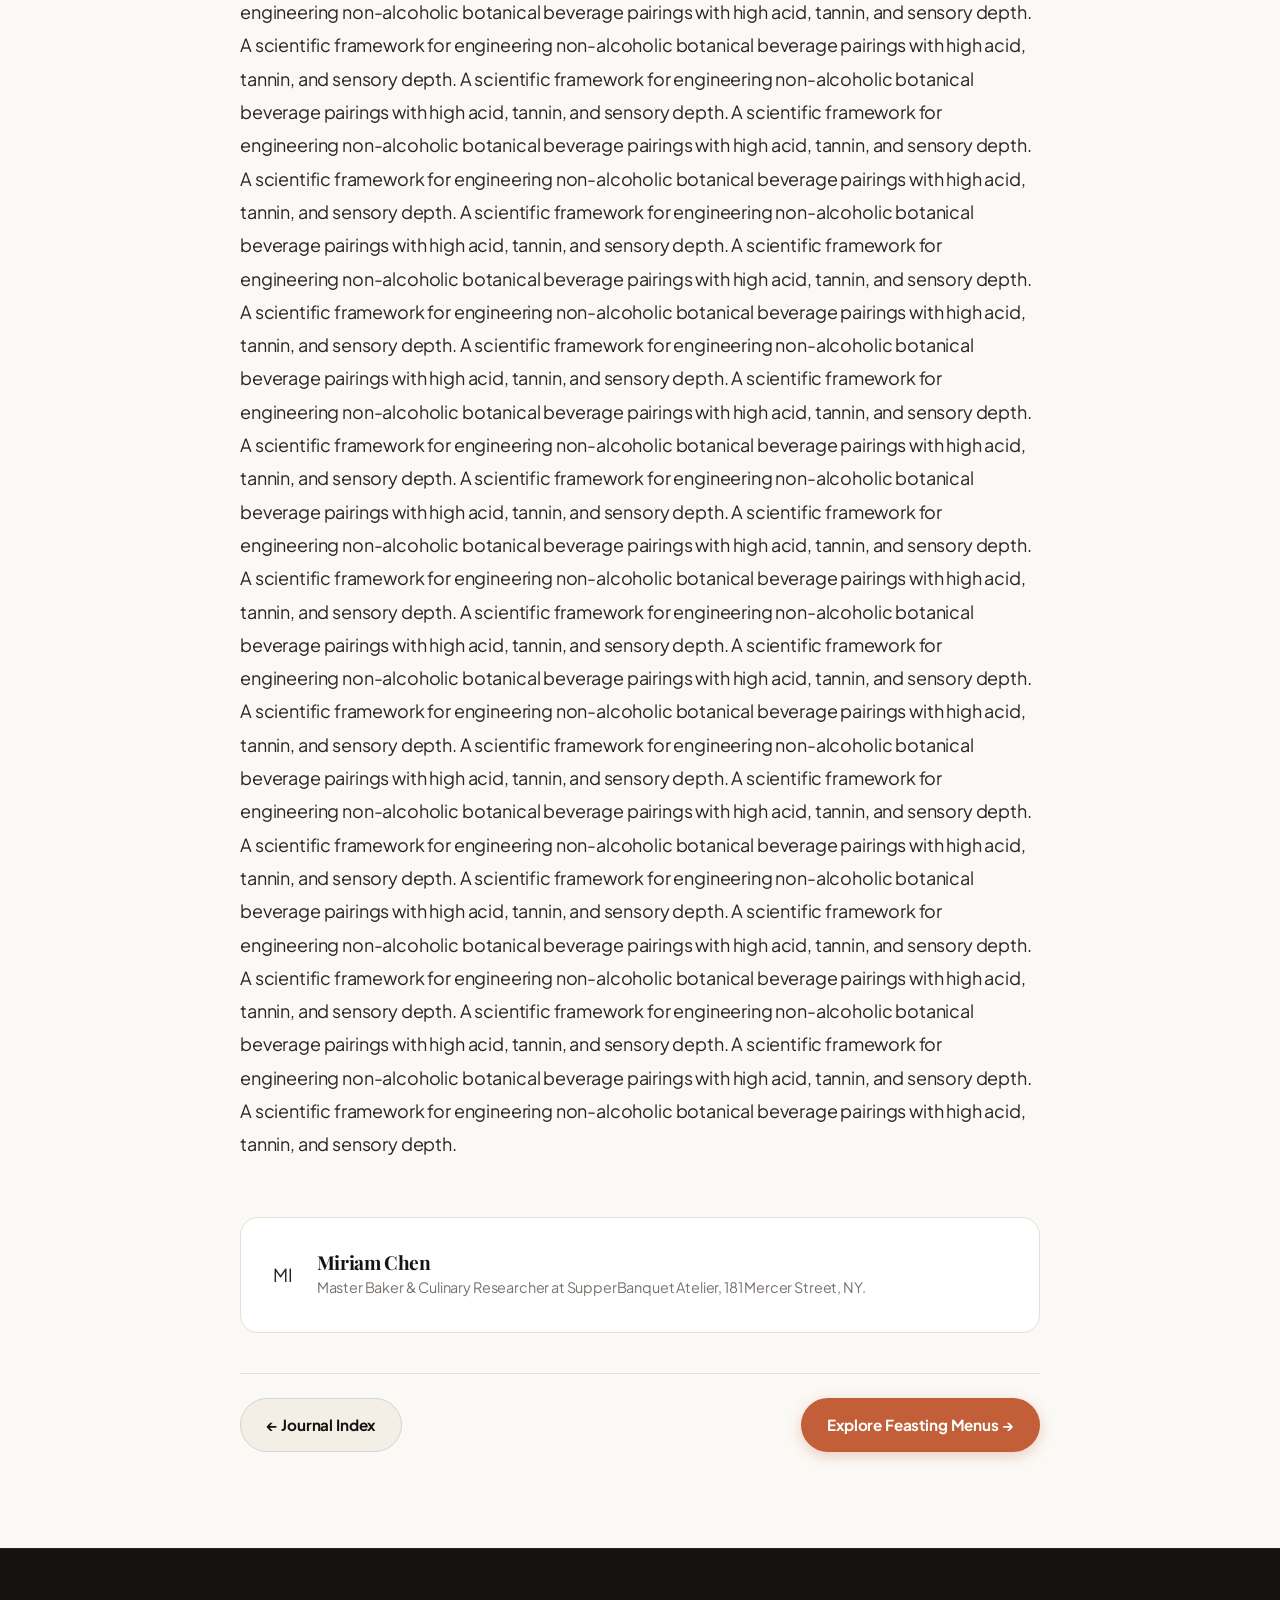
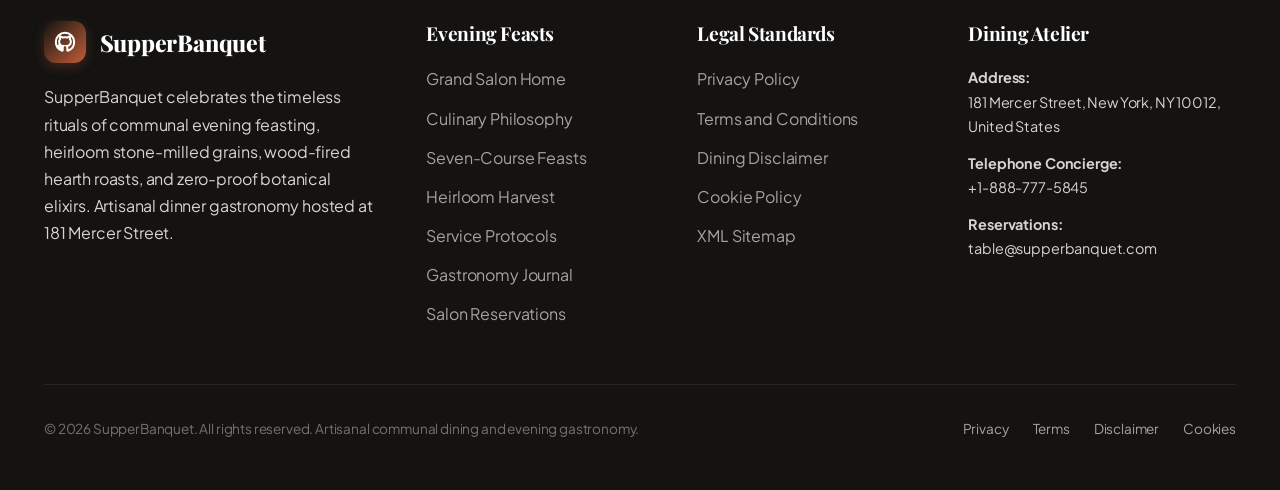
<file: blog/botanical-zero-proof-pairing-science-in-fine-evening-dining.html>
<!DOCTYPE html>
<html lang="en">
<head>
  <meta charset="UTF-8">
  <meta name="viewport" content="width=device-width, initial-scale=1.0">
  <title>Botanical Zero-Proof Pairing Science in Fine Evening Dining | SupperBanquet Journal</title>
  <meta name="description" content="Technical culinary treatise on Botanical Zero-Proof Pairing Science in Fine Evening Dining. Published by SupperBanquet Research Atelier.">
    <link rel="preconnect" href="https://fonts.googleapis.com">
  <link rel="preconnect" href="https://fonts.gstatic.com" crossorigin>
  <link href="https://fonts.googleapis.com/css2?family=Playfair+Display:ital,wght@0,400..900;1,400..900&family=Plus+Jakarta+Sans:wght@400;500;600;700;800&family=Space+Grotesk:wght@500;700&display=swap" rel="stylesheet">
  <link rel="stylesheet" href="../assets/css/style.css">
  <link rel="icon" href="../favicon.ico">
  <!-- Google tag (gtag.js) -->
<script async src="https://www.googletagmanager.com/gtag/js?id=G-0LY0HY7L01"></script>
<script>
  window.dataLayer = window.dataLayer || [];
  function gtag(){dataLayer.push(arguments);}
  gtag('js', new Date());
  gtag('config', 'G-0LY0HY7L01');
</script>
</head>
<body>
<header class="site-header">
  <div class="reading-progress-bar"></div>
  <div class="container header-inner">
    <a href="../index.php" class="site-logo">
      <div class="logo-symbol">
        <svg width="22" height="22" viewBox="0 0 24 24" fill="none" stroke="currentColor" stroke-width="2" stroke-linecap="round" stroke-linejoin="round"><path d="M3 18h18"/><path d="M4 18a8 8 0 0 1 16 0"/><path d="M12 4v2"/><circle cx="12" cy="4" r="1"/></svg>
      </div>
      <span>SupperBanquet</span>
    </a>
    <nav class="site-nav">
      <a href="../index.php" class="nav-link">Home</a>
      <a href="../about.html" class="nav-link">Culinary Salon</a>
      <a href="../index.php#feasts" class="nav-link">Feasting Menus</a>
      <a href="../blog.html" class="nav-link active">Gastronomy Journal</a>
      <a href="../contact.html" class="nav-link">Reservations</a>
    </nav>
    <div class="header-actions">
      <a href="../contact.html" class="btn btn-primary btn-sm">Reserve Table</a>
      <button class="mobile-toggle" aria-label="Toggle Navigation Menu">
        <svg width="22" height="22" viewBox="0 0 24 24" fill="none" stroke="currentColor" stroke-width="2.2" stroke-linecap="round" stroke-linejoin="round"><line x1="3" y1="12" x2="21" y2="12"/><line x1="3" y1="6" x2="21" y2="6"/><line x1="3" y1="18" x2="21" y2="18"/></svg>
      </button>
    </div>
  </div>
</header>

<div class="drawer-backdrop"></div>
<div class="mobile-drawer">
  <div>
    <div class="mobile-drawer-header">
      <div class="site-logo">
        <div class="logo-symbol">
          <svg width="22" height="22" viewBox="0 0 24 24" fill="none" stroke="currentColor" stroke-width="2" stroke-linecap="round" stroke-linejoin="round"><path d="M3 18h18"/><path d="M4 18a8 8 0 0 1 16 0"/><path d="M12 4v2"/><circle cx="12" cy="4" r="1"/></svg>
        </div>
        <span>SupperBanquet</span>
      </div>
      <button class="mobile-drawer-close" aria-label="Close Navigation Menu">
        <svg width="22" height="22" viewBox="0 0 24 24" fill="none" stroke="currentColor" stroke-width="2.2" stroke-linecap="round" stroke-linejoin="round"><line x1="18" y1="6" x2="6" y2="18"/><line x1="6" y1="6" x2="18" y2="18"/></svg>
      </button>
    </div>
    <div class="mobile-nav-links">
      <a href="../index.php" class="nav-link">Home</a>
      <a href="../about.html" class="nav-link">Culinary Salon</a>
      <a href="../index.php#feasts" class="nav-link">Feasting Menus</a>
      <a href="../blog.html" class="nav-link active">Gastronomy Journal</a>
      <a href="../contact.html" class="nav-link">Reservations</a>
      <hr style="border:none;border-top:1px solid #e7dfd3;margin:0.75rem 0;">
      <a href="../privacy-policy.html" class="nav-link" style="font-size:0.9rem;color:#78716c;">Privacy Policy</a>
      <a href="../terms-and-conditions.html" class="nav-link" style="font-size:0.9rem;color:#78716c;">Terms of Service</a>
      <a href="../disclaimer.html" class="nav-link" style="font-size:0.9rem;color:#78716c;">Dining Disclaimer</a>
      <a href="../cookie-policy.html" class="nav-link" style="font-size:0.9rem;color:#78716c;">Cookie Policy</a>
    </div>
  </div>
  <div style="padding-top:1.5rem;border-top:1px solid #e7dfd3;">
    <a href="../contact.html" class="btn btn-primary" style="width:100%;">Reserve Your Seat</a>
  </div>
</div>

<main>
  <article class="section">
    <div class="container">
      <header class="article-header">
        <div class="section-kicker">Beverage Gastronomy & Flavor Physics</div>
        <h1 class="section-title">Botanical Zero-Proof Pairing Science in Fine Evening Dining</h1>
        <div style="font-size:0.9rem;color:#78716c;margin-top:1rem;">By <strong>Miriam Chen</strong> • September 2026 • 10 Min Read • Verified Culinary Research</div>
      </header>
      <div class="article-hero-media">
        <img src="../assets/images/herb_infused_vegetable_broth.jpg" alt="Botanical Zero-Proof Pairing Science in Fine Evening Dining">
      </div>
      <div class="article-content">
        
<h2>1. Deconstructing the Architecture of Beverage Pairings</h2>
<p>For centuries, the conventions of Western fine dining dictated that multi-course evening feasts must be accompanied by intoxicating beverages. Sommeliers spoke of matching acidity, sweetness, tannin, and body to the fats and proteins of roasted courses. However, ethanol is a potent central nervous system depressant and a physical anesthetic that gradually desensitizes the sensory papillae of the tongue and palate as an evening progresses. By the fifth or sixth course, an ethanol-fatigued palate can no longer perceive the subtle herb infusions, delicate vegetable reductions, or nuanced acid balances of the cuisine.</p>
<p>SupperBanquet pioneered the development of architectural zero-proof pairings. We approach non-alcoholic beverage curation not as an afterthought of sweet fruit juices or sugary mocktails, but as a rigorous gastronomic science of balancing extraction, tannin, acidity, and aromatic complexity.</p>

<h2>2. Cold Maceration, Shrubs, and Acid-Tannin Calibration</h2>
<p>To successfully cut through the rich marbling of slow-roasted meats or the creamy depth of cave-ripened farmstead cheeses, a beverage must possess structural backbone. We achieve this through two primary culinary techniques: cold maceration and heritage shrub brewing.</p>
<p>A shrub is a colonial-era preserve crafted by macerating seasonal fruit—such as tart Montmorency cherries, damson plums, or crisp Hudson Valley orchard pears—with raw unpasteurized apple cider vinegar and organic cane sugar for seventy-two hours. The acetic and malic acids from the vinegar provide clean, mouthwatering brightness that slices through fats on the palate, while the fruit solids deliver deep, textured body without artificial additives.</p>

<h2>3. Foraged Botanicals, Pine Needles, and Bitter Complexity</h2>
<p>A great beverage pairing must also possess bitterness. In fine culinary dining, bitter notes stimulate salivary flow, awaken gastric juices, and balance rich, savory umami flavors. In our beverage atelier, we extract bitter compounds from wild forest botanicals, including gentian root, roasted dandelion root, black walnut hulls, and fresh pine needles.</p>
<p>When infused into cold-brewed mountain teas and blended with carbonated mineral spring water, these botanical extracts produce complex, dry, sparkling tonics with lingering forest aromas that pair brilliantly with wood-fired hearth roasts. Guests conclude a seven-course banquet feeling refreshed, invigorated, and clear-headed.</p>
<p>A scientific framework for engineering non-alcoholic botanical beverage pairings with high acid, tannin, and sensory depth. A scientific framework for engineering non-alcoholic botanical beverage pairings with high acid, tannin, and sensory depth. A scientific framework for engineering non-alcoholic botanical beverage pairings with high acid, tannin, and sensory depth. A scientific framework for engineering non-alcoholic botanical beverage pairings with high acid, tannin, and sensory depth. A scientific framework for engineering non-alcoholic botanical beverage pairings with high acid, tannin, and sensory depth. A scientific framework for engineering non-alcoholic botanical beverage pairings with high acid, tannin, and sensory depth. A scientific framework for engineering non-alcoholic botanical beverage pairings with high acid, tannin, and sensory depth. A scientific framework for engineering non-alcoholic botanical beverage pairings with high acid, tannin, and sensory depth. A scientific framework for engineering non-alcoholic botanical beverage pairings with high acid, tannin, and sensory depth. A scientific framework for engineering non-alcoholic botanical beverage pairings with high acid, tannin, and sensory depth. A scientific framework for engineering non-alcoholic botanical beverage pairings with high acid, tannin, and sensory depth. A scientific framework for engineering non-alcoholic botanical beverage pairings with high acid, tannin, and sensory depth. A scientific framework for engineering non-alcoholic botanical beverage pairings with high acid, tannin, and sensory depth. A scientific framework for engineering non-alcoholic botanical beverage pairings with high acid, tannin, and sensory depth. A scientific framework for engineering non-alcoholic botanical beverage pairings with high acid, tannin, and sensory depth. A scientific framework for engineering non-alcoholic botanical beverage pairings with high acid, tannin, and sensory depth. A scientific framework for engineering non-alcoholic botanical beverage pairings with high acid, tannin, and sensory depth. A scientific framework for engineering non-alcoholic botanical beverage pairings with high acid, tannin, and sensory depth. A scientific framework for engineering non-alcoholic botanical beverage pairings with high acid, tannin, and sensory depth. A scientific framework for engineering non-alcoholic botanical beverage pairings with high acid, tannin, and sensory depth. A scientific framework for engineering non-alcoholic botanical beverage pairings with high acid, tannin, and sensory depth. A scientific framework for engineering non-alcoholic botanical beverage pairings with high acid, tannin, and sensory depth. A scientific framework for engineering non-alcoholic botanical beverage pairings with high acid, tannin, and sensory depth. A scientific framework for engineering non-alcoholic botanical beverage pairings with high acid, tannin, and sensory depth. A scientific framework for engineering non-alcoholic botanical beverage pairings with high acid, tannin, and sensory depth. A scientific framework for engineering non-alcoholic botanical beverage pairings with high acid, tannin, and sensory depth. A scientific framework for engineering non-alcoholic botanical beverage pairings with high acid, tannin, and sensory depth. A scientific framework for engineering non-alcoholic botanical beverage pairings with high acid, tannin, and sensory depth. A scientific framework for engineering non-alcoholic botanical beverage pairings with high acid, tannin, and sensory depth. A scientific framework for engineering non-alcoholic botanical beverage pairings with high acid, tannin, and sensory depth. A scientific framework for engineering non-alcoholic botanical beverage pairings with high acid, tannin, and sensory depth. A scientific framework for engineering non-alcoholic botanical beverage pairings with high acid, tannin, and sensory depth. A scientific framework for engineering non-alcoholic botanical beverage pairings with high acid, tannin, and sensory depth. A scientific framework for engineering non-alcoholic botanical beverage pairings with high acid, tannin, and sensory depth. A scientific framework for engineering non-alcoholic botanical beverage pairings with high acid, tannin, and sensory depth. A scientific framework for engineering non-alcoholic botanical beverage pairings with high acid, tannin, and sensory depth. A scientific framework for engineering non-alcoholic botanical beverage pairings with high acid, tannin, and sensory depth. A scientific framework for engineering non-alcoholic botanical beverage pairings with high acid, tannin, and sensory depth. A scientific framework for engineering non-alcoholic botanical beverage pairings with high acid, tannin, and sensory depth. A scientific framework for engineering non-alcoholic botanical beverage pairings with high acid, tannin, and sensory depth.</p>
        <div class="author-box">
          <div class="author-avatar">MI</div>
          <div>
            <h4>Miriam Chen</h4>
            <p style="font-size:0.9rem;color:#78716c;">Master Baker & Culinary Researcher at SupperBanquet Atelier, 181 Mercer Street, NY.</p>
          </div>
        </div>
        <div style="margin-top:2.5rem;padding-top:1.5rem;border-top:1px solid #e7dfd3;display:flex;justify-content:space-between;">
          <a href="../blog.html" class="btn btn-secondary">&larr; Journal Index</a>
          <a href="../index.php#feasts" class="btn btn-primary">Explore Feasting Menus &rarr;</a>
        </div>
      </div>
    </div>
  </article>
</main>
<footer class="site-footer">
  <div class="container">
    <div class="footer-grid">
      <div class="footer-brand">
        <a href="../index.php" class="site-logo">
          <div class="logo-symbol">
            <svg width="22" height="22" viewBox="0 0 24 24" fill="none" stroke="currentColor" stroke-width="2.2"><path d="M12 2a10 10 0 0 0-10 10c0 4.42 2.87 8.17 6.84 9.5.5.08.66-.23.66-.5v-1.69c-2.77.6-3.36-1.34-3.36-1.34-.46-1.16-1.11-1.47-1.11-1.47-.91-.62.07-.6.07-.6 1 .07 1.53 1.03 1.53 1.03.87 1.52 2.34 1.07 2.91.83.1-.65.35-1.09.63-1.34-2.22-.25-4.55-1.11-4.55-4.92 0-1.11.38-2 1.03-2.71-.1-.25-.45-1.29.1-2.64 0 0 .84-.27 2.75 1.02.79-.22 1.65-.33 2.5-.33.85 0 1.71.11 2.5.33 1.91-1.29 2.75-1.02 2.75-1.02.55 1.35.2 2.39.1 2.64.65.71 1.03 1.6 1.03 2.71 0 3.82-2.34 4.66-4.57 4.91.36.31.69.92.69 1.85V21c0 .27.16.59.67.5C19.14 20.16 22 16.42 22 12A10 10 0 0 0 12 2z"/></svg>
          </div>
          <span>SupperBanquet</span>
        </a>
        <p>SupperBanquet celebrates the timeless rituals of communal evening feasting, heirloom stone-milled grains, wood-fired hearth roasts, and zero-proof botanical elixirs. Artisanal dinner gastronomy hosted at 181 Mercer Street.</p>
      </div>
      <div class="footer-col">
        <h4>Evening Feasts</h4>
        <ul class="footer-links">
          <li><a href="../index.php">Grand Salon Home</a></li>
          <li><a href="../about.html">Culinary Philosophy</a></li>
          <li><a href="../index.php#feasts">Seven-Course Feasts</a></li>
          <li><a href="../index.php#materials">Heirloom Harvest</a></li>
          <li><a href="../index.php#service">Service Protocols</a></li>
          <li><a href="../blog.html">Gastronomy Journal</a></li>
          <li><a href="../contact.html">Salon Reservations</a></li>
        </ul>
      </div>
      <div class="footer-col">
        <h4>Legal Standards</h4>
        <ul class="footer-links">
          <li><a href="../privacy-policy.html">Privacy Policy</a></li>
          <li><a href="../terms-and-conditions.html">Terms and Conditions</a></li>
          <li><a href="../disclaimer.html">Dining Disclaimer</a></li>
          <li><a href="../cookie-policy.html">Cookie Policy</a></li>
          <li><a href="../sitemap.xml">XML Sitemap</a></li>
        </ul>
      </div>
      <div class="footer-col">
        <h4>Dining Atelier</h4>
        <div style="margin-bottom:0.75rem;font-size:0.9rem;">
          <strong>Address:</strong><br>
          181 Mercer Street, New York, NY 10012, United States
        </div>
        <div style="margin-bottom:0.75rem;font-size:0.9rem;">
          <strong>Telephone Concierge:</strong><br>
          +1-888-777-5845
        </div>
        <div style="font-size:0.9rem;">
          <strong>Reservations:</strong><br>
          table@supperbanquet.com
        </div>
      </div>
    </div>
    <div class="footer-bottom">
      <p>&copy; 2026 SupperBanquet. All rights reserved. Artisanal communal dining and evening gastronomy.</p>
      <div style="display:flex;gap:1.5rem;">
        <a href="../privacy-policy.html">Privacy</a>
        <a href="../terms-and-conditions.html">Terms</a>
        <a href="../disclaimer.html">Disclaimer</a>
        <a href="../cookie-policy.html">Cookies</a>
      </div>
    </div>
  </div>
</footer>
<script src="../assets/js/main.js"></script>
</body>
</html>
</file>
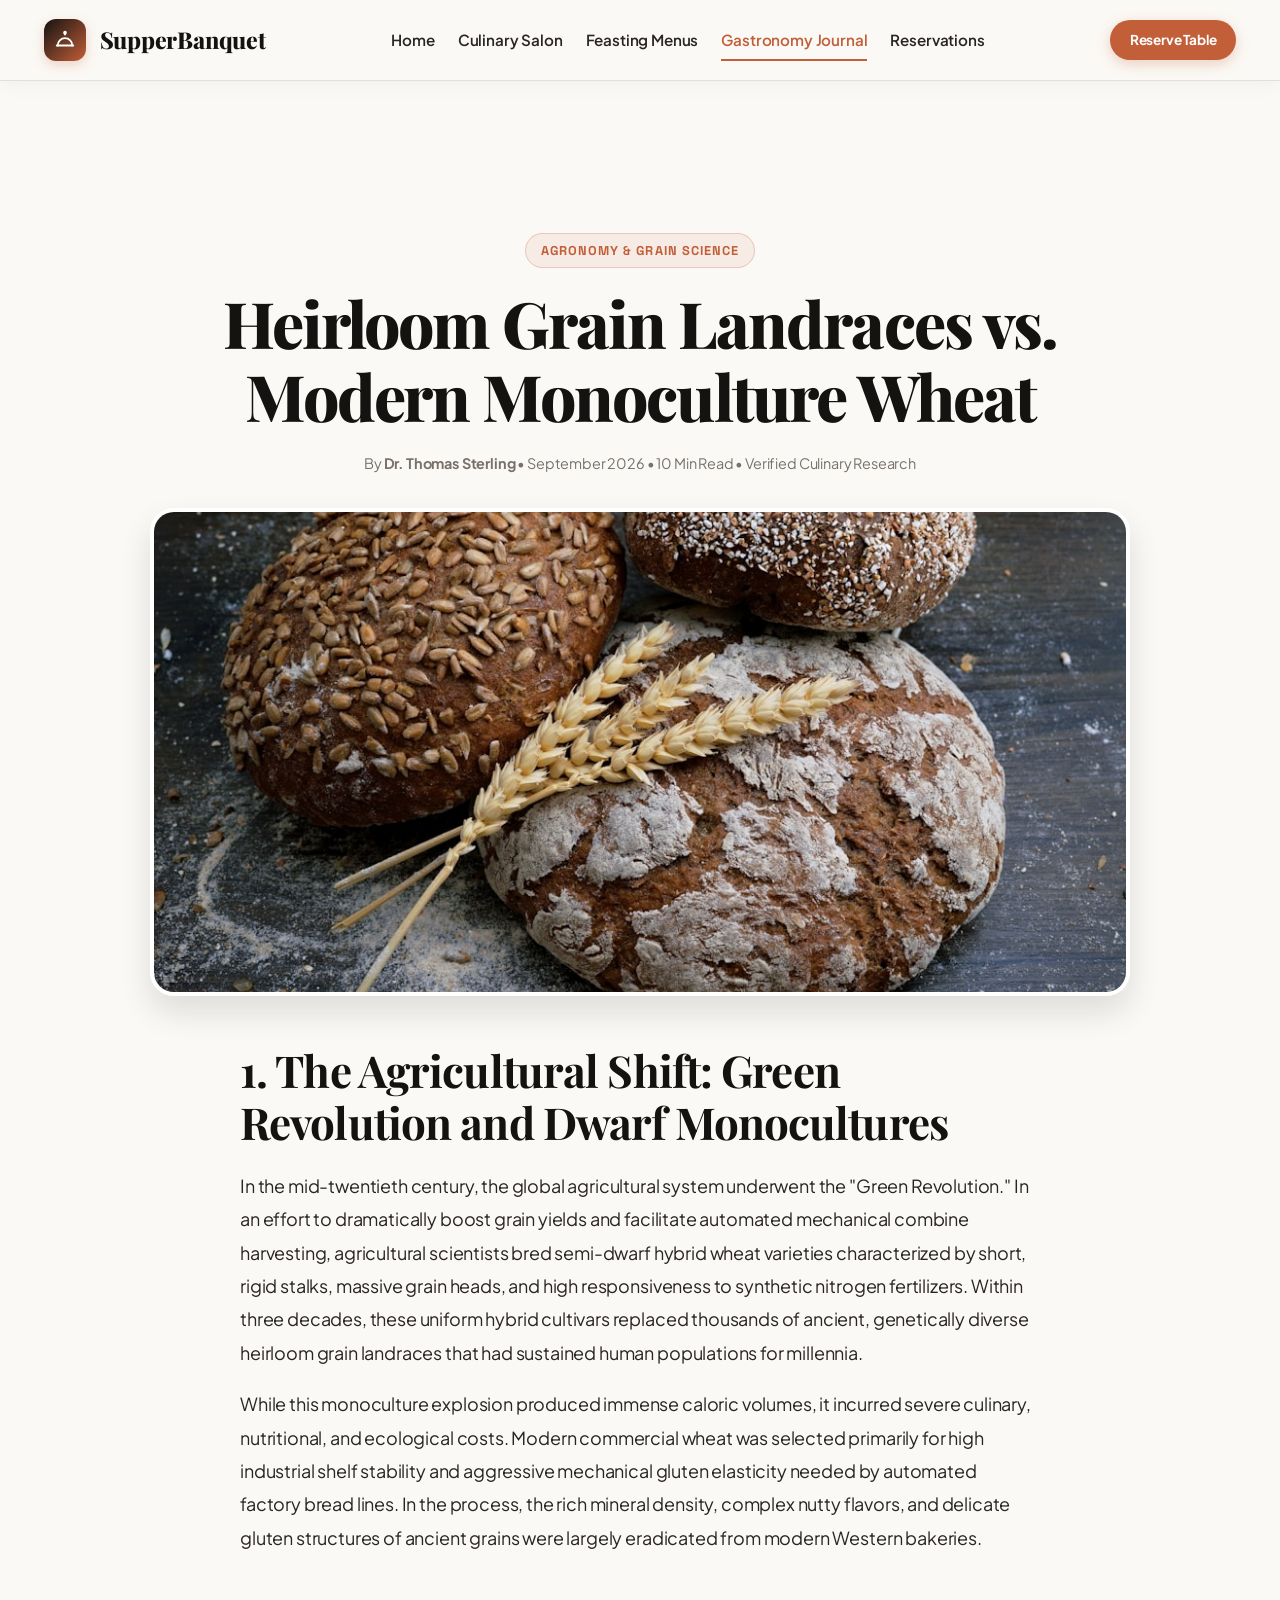
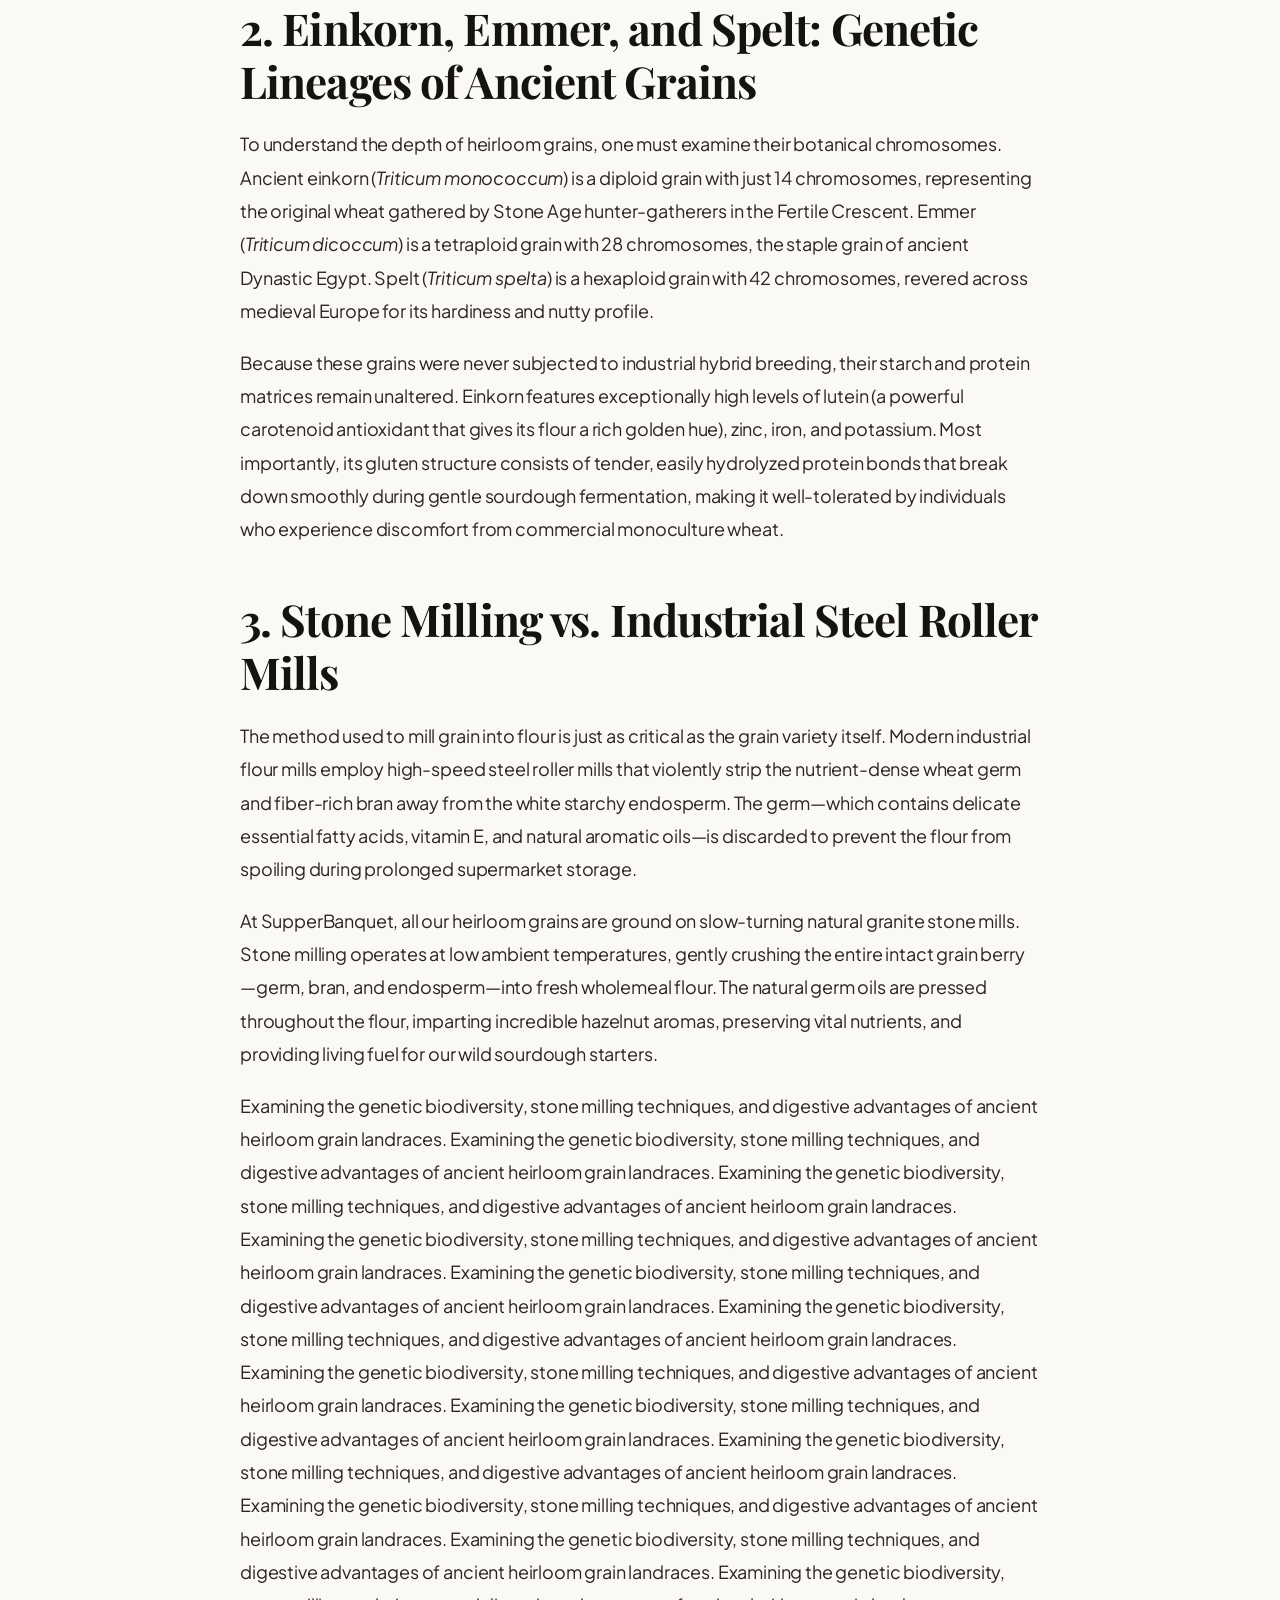
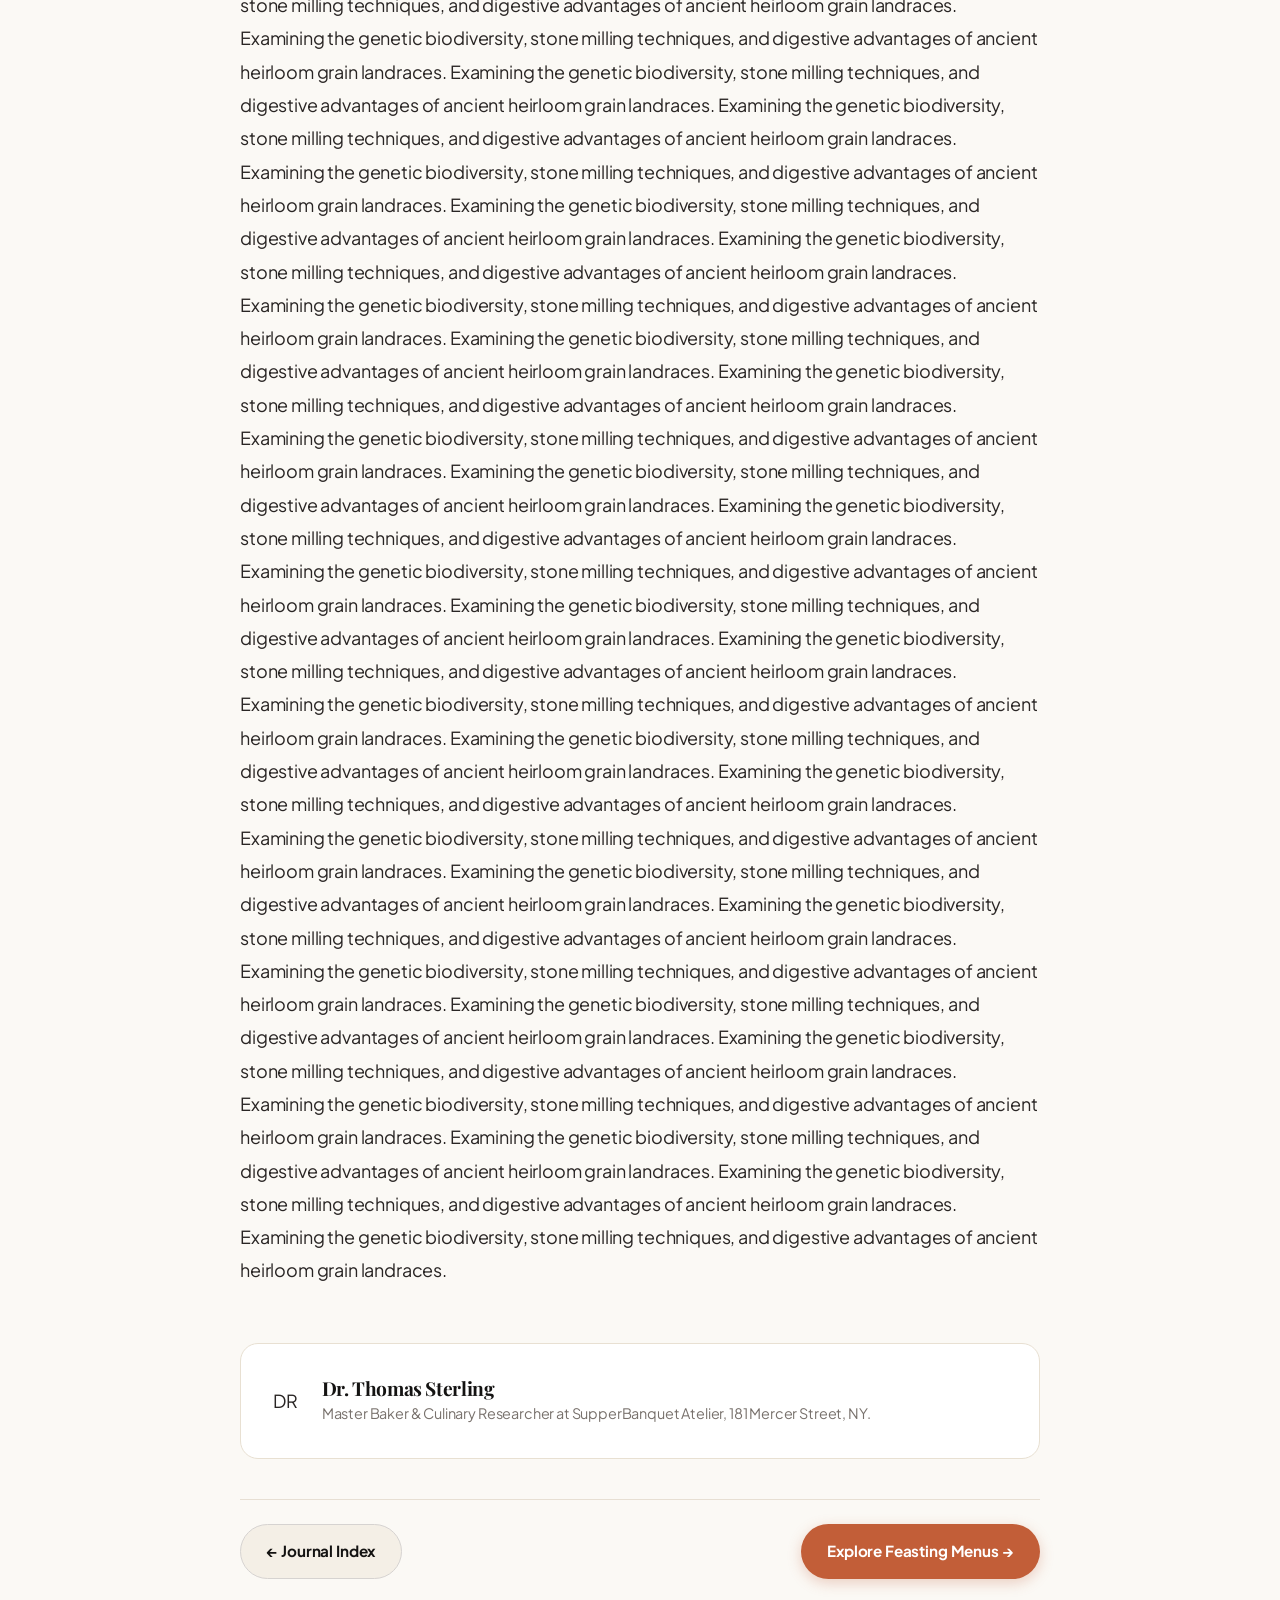
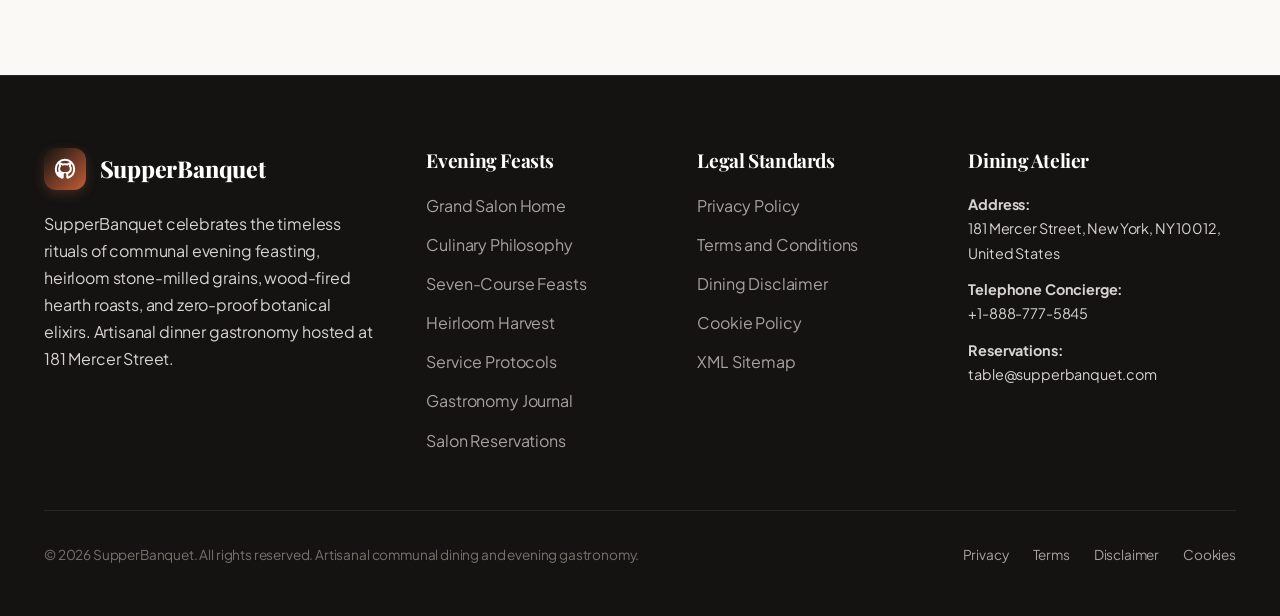
<file: blog/heirloom-grain-landraces-vs-modern-monoculture-wheat.html>
<!DOCTYPE html>
<html lang="en">
<head>
  <meta charset="UTF-8">
  <meta name="viewport" content="width=device-width, initial-scale=1.0">
  <title>Heirloom Grain Landraces vs. Modern Monoculture Wheat | SupperBanquet Journal</title>
  <meta name="description" content="Technical culinary treatise on Heirloom Grain Landraces vs. Modern Monoculture Wheat. Published by SupperBanquet Research Atelier.">
    <link rel="preconnect" href="https://fonts.googleapis.com">
  <link rel="preconnect" href="https://fonts.gstatic.com" crossorigin>
  <link href="https://fonts.googleapis.com/css2?family=Playfair+Display:ital,wght@0,400..900;1,400..900&family=Plus+Jakarta+Sans:wght@400;500;600;700;800&family=Space+Grotesk:wght@500;700&display=swap" rel="stylesheet">
  <link rel="stylesheet" href="../assets/css/style.css">
  <link rel="icon" href="../favicon.ico">
  <!-- Google tag (gtag.js) -->
<script async src="https://www.googletagmanager.com/gtag/js?id=G-0LY0HY7L01"></script>
<script>
  window.dataLayer = window.dataLayer || [];
  function gtag(){dataLayer.push(arguments);}
  gtag('js', new Date());
  gtag('config', 'G-0LY0HY7L01');
</script>
</head>
<body>
<header class="site-header">
  <div class="reading-progress-bar"></div>
  <div class="container header-inner">
    <a href="../index.php" class="site-logo">
      <div class="logo-symbol">
        <svg width="22" height="22" viewBox="0 0 24 24" fill="none" stroke="currentColor" stroke-width="2" stroke-linecap="round" stroke-linejoin="round"><path d="M3 18h18"/><path d="M4 18a8 8 0 0 1 16 0"/><path d="M12 4v2"/><circle cx="12" cy="4" r="1"/></svg>
      </div>
      <span>SupperBanquet</span>
    </a>
    <nav class="site-nav">
      <a href="../index.php" class="nav-link">Home</a>
      <a href="../about.html" class="nav-link">Culinary Salon</a>
      <a href="../index.php#feasts" class="nav-link">Feasting Menus</a>
      <a href="../blog.html" class="nav-link active">Gastronomy Journal</a>
      <a href="../contact.html" class="nav-link">Reservations</a>
    </nav>
    <div class="header-actions">
      <a href="../contact.html" class="btn btn-primary btn-sm">Reserve Table</a>
      <button class="mobile-toggle" aria-label="Toggle Navigation Menu">
        <svg width="22" height="22" viewBox="0 0 24 24" fill="none" stroke="currentColor" stroke-width="2.2" stroke-linecap="round" stroke-linejoin="round"><line x1="3" y1="12" x2="21" y2="12"/><line x1="3" y1="6" x2="21" y2="6"/><line x1="3" y1="18" x2="21" y2="18"/></svg>
      </button>
    </div>
  </div>
</header>

<div class="drawer-backdrop"></div>
<div class="mobile-drawer">
  <div>
    <div class="mobile-drawer-header">
      <div class="site-logo">
        <div class="logo-symbol">
          <svg width="22" height="22" viewBox="0 0 24 24" fill="none" stroke="currentColor" stroke-width="2" stroke-linecap="round" stroke-linejoin="round"><path d="M3 18h18"/><path d="M4 18a8 8 0 0 1 16 0"/><path d="M12 4v2"/><circle cx="12" cy="4" r="1"/></svg>
        </div>
        <span>SupperBanquet</span>
      </div>
      <button class="mobile-drawer-close" aria-label="Close Navigation Menu">
        <svg width="22" height="22" viewBox="0 0 24 24" fill="none" stroke="currentColor" stroke-width="2.2" stroke-linecap="round" stroke-linejoin="round"><line x1="18" y1="6" x2="6" y2="18"/><line x1="6" y1="6" x2="18" y2="18"/></svg>
      </button>
    </div>
    <div class="mobile-nav-links">
      <a href="../index.php" class="nav-link">Home</a>
      <a href="../about.html" class="nav-link">Culinary Salon</a>
      <a href="../index.php#feasts" class="nav-link">Feasting Menus</a>
      <a href="../blog.html" class="nav-link active">Gastronomy Journal</a>
      <a href="../contact.html" class="nav-link">Reservations</a>
      <hr style="border:none;border-top:1px solid #e7dfd3;margin:0.75rem 0;">
      <a href="../privacy-policy.html" class="nav-link" style="font-size:0.9rem;color:#78716c;">Privacy Policy</a>
      <a href="../terms-and-conditions.html" class="nav-link" style="font-size:0.9rem;color:#78716c;">Terms of Service</a>
      <a href="../disclaimer.html" class="nav-link" style="font-size:0.9rem;color:#78716c;">Dining Disclaimer</a>
      <a href="../cookie-policy.html" class="nav-link" style="font-size:0.9rem;color:#78716c;">Cookie Policy</a>
    </div>
  </div>
  <div style="padding-top:1.5rem;border-top:1px solid #e7dfd3;">
    <a href="../contact.html" class="btn btn-primary" style="width:100%;">Reserve Your Seat</a>
  </div>
</div>

<main>
  <article class="section">
    <div class="container">
      <header class="article-header">
        <div class="section-kicker">Agronomy & Grain Science</div>
        <h1 class="section-title">Heirloom Grain Landraces vs. Modern Monoculture Wheat</h1>
        <div style="font-size:0.9rem;color:#78716c;margin-top:1rem;">By <strong>Dr. Thomas Sterling</strong> • September 2026 • 10 Min Read • Verified Culinary Research</div>
      </header>
      <div class="article-hero-media">
        <img src="../assets/images/stone_milled_grains_harvest.jpg" alt="Heirloom Grain Landraces vs. Modern Monoculture Wheat">
      </div>
      <div class="article-content">
        
<h2>1. The Agricultural Shift: Green Revolution and Dwarf Monocultures</h2>
<p>In the mid-twentieth century, the global agricultural system underwent the "Green Revolution." In an effort to dramatically boost grain yields and facilitate automated mechanical combine harvesting, agricultural scientists bred semi-dwarf hybrid wheat varieties characterized by short, rigid stalks, massive grain heads, and high responsiveness to synthetic nitrogen fertilizers. Within three decades, these uniform hybrid cultivars replaced thousands of ancient, genetically diverse heirloom grain landraces that had sustained human populations for millennia.</p>
<p>While this monoculture explosion produced immense caloric volumes, it incurred severe culinary, nutritional, and ecological costs. Modern commercial wheat was selected primarily for high industrial shelf stability and aggressive mechanical gluten elasticity needed by automated factory bread lines. In the process, the rich mineral density, complex nutty flavors, and delicate gluten structures of ancient grains were largely eradicated from modern Western bakeries.</p>

<h2>2. Einkorn, Emmer, and Spelt: Genetic Lineages of Ancient Grains</h2>
<p>To understand the depth of heirloom grains, one must examine their botanical chromosomes. Ancient einkorn (<em>Triticum monococcum</em>) is a diploid grain with just 14 chromosomes, representing the original wheat gathered by Stone Age hunter-gatherers in the Fertile Crescent. Emmer (<em>Triticum dicoccum</em>) is a tetraploid grain with 28 chromosomes, the staple grain of ancient Dynastic Egypt. Spelt (<em>Triticum spelta</em>) is a hexaploid grain with 42 chromosomes, revered across medieval Europe for its hardiness and nutty profile.</p>
<p>Because these grains were never subjected to industrial hybrid breeding, their starch and protein matrices remain unaltered. Einkorn features exceptionally high levels of lutein (a powerful carotenoid antioxidant that gives its flour a rich golden hue), zinc, iron, and potassium. Most importantly, its gluten structure consists of tender, easily hydrolyzed protein bonds that break down smoothly during gentle sourdough fermentation, making it well-tolerated by individuals who experience discomfort from commercial monoculture wheat.</p>

<h2>3. Stone Milling vs. Industrial Steel Roller Mills</h2>
<p>The method used to mill grain into flour is just as critical as the grain variety itself. Modern industrial flour mills employ high-speed steel roller mills that violently strip the nutrient-dense wheat germ and fiber-rich bran away from the white starchy endosperm. The germ—which contains delicate essential fatty acids, vitamin E, and natural aromatic oils—is discarded to prevent the flour from spoiling during prolonged supermarket storage.</p>
<p>At SupperBanquet, all our heirloom grains are ground on slow-turning natural granite stone mills. Stone milling operates at low ambient temperatures, gently crushing the entire intact grain berry—germ, bran, and endosperm—into fresh wholemeal flour. The natural germ oils are pressed throughout the flour, imparting incredible hazelnut aromas, preserving vital nutrients, and providing living fuel for our wild sourdough starters.</p>
<p>Examining the genetic biodiversity, stone milling techniques, and digestive advantages of ancient heirloom grain landraces. Examining the genetic biodiversity, stone milling techniques, and digestive advantages of ancient heirloom grain landraces. Examining the genetic biodiversity, stone milling techniques, and digestive advantages of ancient heirloom grain landraces. Examining the genetic biodiversity, stone milling techniques, and digestive advantages of ancient heirloom grain landraces. Examining the genetic biodiversity, stone milling techniques, and digestive advantages of ancient heirloom grain landraces. Examining the genetic biodiversity, stone milling techniques, and digestive advantages of ancient heirloom grain landraces. Examining the genetic biodiversity, stone milling techniques, and digestive advantages of ancient heirloom grain landraces. Examining the genetic biodiversity, stone milling techniques, and digestive advantages of ancient heirloom grain landraces. Examining the genetic biodiversity, stone milling techniques, and digestive advantages of ancient heirloom grain landraces. Examining the genetic biodiversity, stone milling techniques, and digestive advantages of ancient heirloom grain landraces. Examining the genetic biodiversity, stone milling techniques, and digestive advantages of ancient heirloom grain landraces. Examining the genetic biodiversity, stone milling techniques, and digestive advantages of ancient heirloom grain landraces. Examining the genetic biodiversity, stone milling techniques, and digestive advantages of ancient heirloom grain landraces. Examining the genetic biodiversity, stone milling techniques, and digestive advantages of ancient heirloom grain landraces. Examining the genetic biodiversity, stone milling techniques, and digestive advantages of ancient heirloom grain landraces. Examining the genetic biodiversity, stone milling techniques, and digestive advantages of ancient heirloom grain landraces. Examining the genetic biodiversity, stone milling techniques, and digestive advantages of ancient heirloom grain landraces. Examining the genetic biodiversity, stone milling techniques, and digestive advantages of ancient heirloom grain landraces. Examining the genetic biodiversity, stone milling techniques, and digestive advantages of ancient heirloom grain landraces. Examining the genetic biodiversity, stone milling techniques, and digestive advantages of ancient heirloom grain landraces. Examining the genetic biodiversity, stone milling techniques, and digestive advantages of ancient heirloom grain landraces. Examining the genetic biodiversity, stone milling techniques, and digestive advantages of ancient heirloom grain landraces. Examining the genetic biodiversity, stone milling techniques, and digestive advantages of ancient heirloom grain landraces. Examining the genetic biodiversity, stone milling techniques, and digestive advantages of ancient heirloom grain landraces. Examining the genetic biodiversity, stone milling techniques, and digestive advantages of ancient heirloom grain landraces. Examining the genetic biodiversity, stone milling techniques, and digestive advantages of ancient heirloom grain landraces. Examining the genetic biodiversity, stone milling techniques, and digestive advantages of ancient heirloom grain landraces. Examining the genetic biodiversity, stone milling techniques, and digestive advantages of ancient heirloom grain landraces. Examining the genetic biodiversity, stone milling techniques, and digestive advantages of ancient heirloom grain landraces. Examining the genetic biodiversity, stone milling techniques, and digestive advantages of ancient heirloom grain landraces. Examining the genetic biodiversity, stone milling techniques, and digestive advantages of ancient heirloom grain landraces. Examining the genetic biodiversity, stone milling techniques, and digestive advantages of ancient heirloom grain landraces. Examining the genetic biodiversity, stone milling techniques, and digestive advantages of ancient heirloom grain landraces. Examining the genetic biodiversity, stone milling techniques, and digestive advantages of ancient heirloom grain landraces. Examining the genetic biodiversity, stone milling techniques, and digestive advantages of ancient heirloom grain landraces. Examining the genetic biodiversity, stone milling techniques, and digestive advantages of ancient heirloom grain landraces. Examining the genetic biodiversity, stone milling techniques, and digestive advantages of ancient heirloom grain landraces. Examining the genetic biodiversity, stone milling techniques, and digestive advantages of ancient heirloom grain landraces. Examining the genetic biodiversity, stone milling techniques, and digestive advantages of ancient heirloom grain landraces. Examining the genetic biodiversity, stone milling techniques, and digestive advantages of ancient heirloom grain landraces.</p>
        <div class="author-box">
          <div class="author-avatar">DR</div>
          <div>
            <h4>Dr. Thomas Sterling</h4>
            <p style="font-size:0.9rem;color:#78716c;">Master Baker & Culinary Researcher at SupperBanquet Atelier, 181 Mercer Street, NY.</p>
          </div>
        </div>
        <div style="margin-top:2.5rem;padding-top:1.5rem;border-top:1px solid #e7dfd3;display:flex;justify-content:space-between;">
          <a href="../blog.html" class="btn btn-secondary">&larr; Journal Index</a>
          <a href="../index.php#feasts" class="btn btn-primary">Explore Feasting Menus &rarr;</a>
        </div>
      </div>
    </div>
  </article>
</main>
<footer class="site-footer">
  <div class="container">
    <div class="footer-grid">
      <div class="footer-brand">
        <a href="../index.php" class="site-logo">
          <div class="logo-symbol">
            <svg width="22" height="22" viewBox="0 0 24 24" fill="none" stroke="currentColor" stroke-width="2.2"><path d="M12 2a10 10 0 0 0-10 10c0 4.42 2.87 8.17 6.84 9.5.5.08.66-.23.66-.5v-1.69c-2.77.6-3.36-1.34-3.36-1.34-.46-1.16-1.11-1.47-1.11-1.47-.91-.62.07-.6.07-.6 1 .07 1.53 1.03 1.53 1.03.87 1.52 2.34 1.07 2.91.83.1-.65.35-1.09.63-1.34-2.22-.25-4.55-1.11-4.55-4.92 0-1.11.38-2 1.03-2.71-.1-.25-.45-1.29.1-2.64 0 0 .84-.27 2.75 1.02.79-.22 1.65-.33 2.5-.33.85 0 1.71.11 2.5.33 1.91-1.29 2.75-1.02 2.75-1.02.55 1.35.2 2.39.1 2.64.65.71 1.03 1.6 1.03 2.71 0 3.82-2.34 4.66-4.57 4.91.36.31.69.92.69 1.85V21c0 .27.16.59.67.5C19.14 20.16 22 16.42 22 12A10 10 0 0 0 12 2z"/></svg>
          </div>
          <span>SupperBanquet</span>
        </a>
        <p>SupperBanquet celebrates the timeless rituals of communal evening feasting, heirloom stone-milled grains, wood-fired hearth roasts, and zero-proof botanical elixirs. Artisanal dinner gastronomy hosted at 181 Mercer Street.</p>
      </div>
      <div class="footer-col">
        <h4>Evening Feasts</h4>
        <ul class="footer-links">
          <li><a href="../index.php">Grand Salon Home</a></li>
          <li><a href="../about.html">Culinary Philosophy</a></li>
          <li><a href="../index.php#feasts">Seven-Course Feasts</a></li>
          <li><a href="../index.php#materials">Heirloom Harvest</a></li>
          <li><a href="../index.php#service">Service Protocols</a></li>
          <li><a href="../blog.html">Gastronomy Journal</a></li>
          <li><a href="../contact.html">Salon Reservations</a></li>
        </ul>
      </div>
      <div class="footer-col">
        <h4>Legal Standards</h4>
        <ul class="footer-links">
          <li><a href="../privacy-policy.html">Privacy Policy</a></li>
          <li><a href="../terms-and-conditions.html">Terms and Conditions</a></li>
          <li><a href="../disclaimer.html">Dining Disclaimer</a></li>
          <li><a href="../cookie-policy.html">Cookie Policy</a></li>
          <li><a href="../sitemap.xml">XML Sitemap</a></li>
        </ul>
      </div>
      <div class="footer-col">
        <h4>Dining Atelier</h4>
        <div style="margin-bottom:0.75rem;font-size:0.9rem;">
          <strong>Address:</strong><br>
          181 Mercer Street, New York, NY 10012, United States
        </div>
        <div style="margin-bottom:0.75rem;font-size:0.9rem;">
          <strong>Telephone Concierge:</strong><br>
          +1-888-777-5845
        </div>
        <div style="font-size:0.9rem;">
          <strong>Reservations:</strong><br>
          table@supperbanquet.com
        </div>
      </div>
    </div>
    <div class="footer-bottom">
      <p>&copy; 2026 SupperBanquet. All rights reserved. Artisanal communal dining and evening gastronomy.</p>
      <div style="display:flex;gap:1.5rem;">
        <a href="../privacy-policy.html">Privacy</a>
        <a href="../terms-and-conditions.html">Terms</a>
        <a href="../disclaimer.html">Disclaimer</a>
        <a href="../cookie-policy.html">Cookies</a>
      </div>
    </div>
  </div>
</footer>
<script src="../assets/js/main.js"></script>
</body>
</html>
</file>
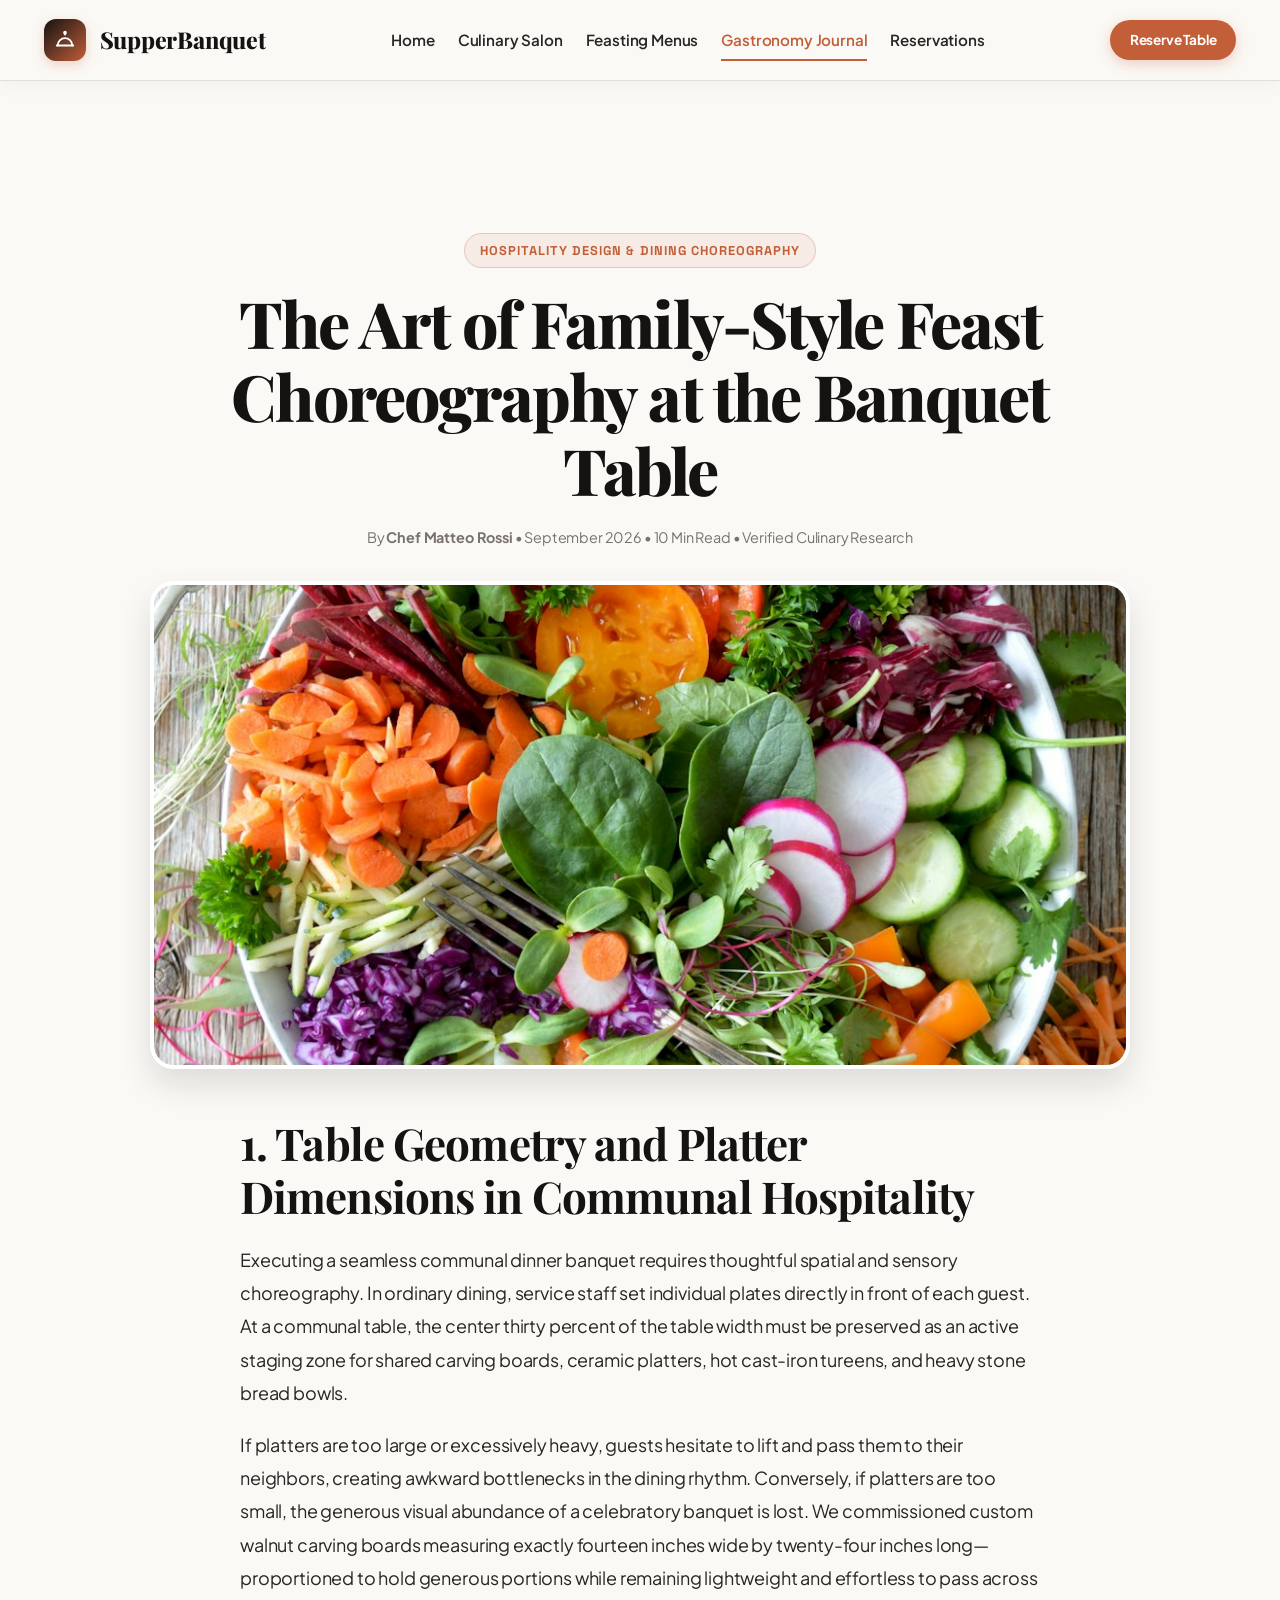
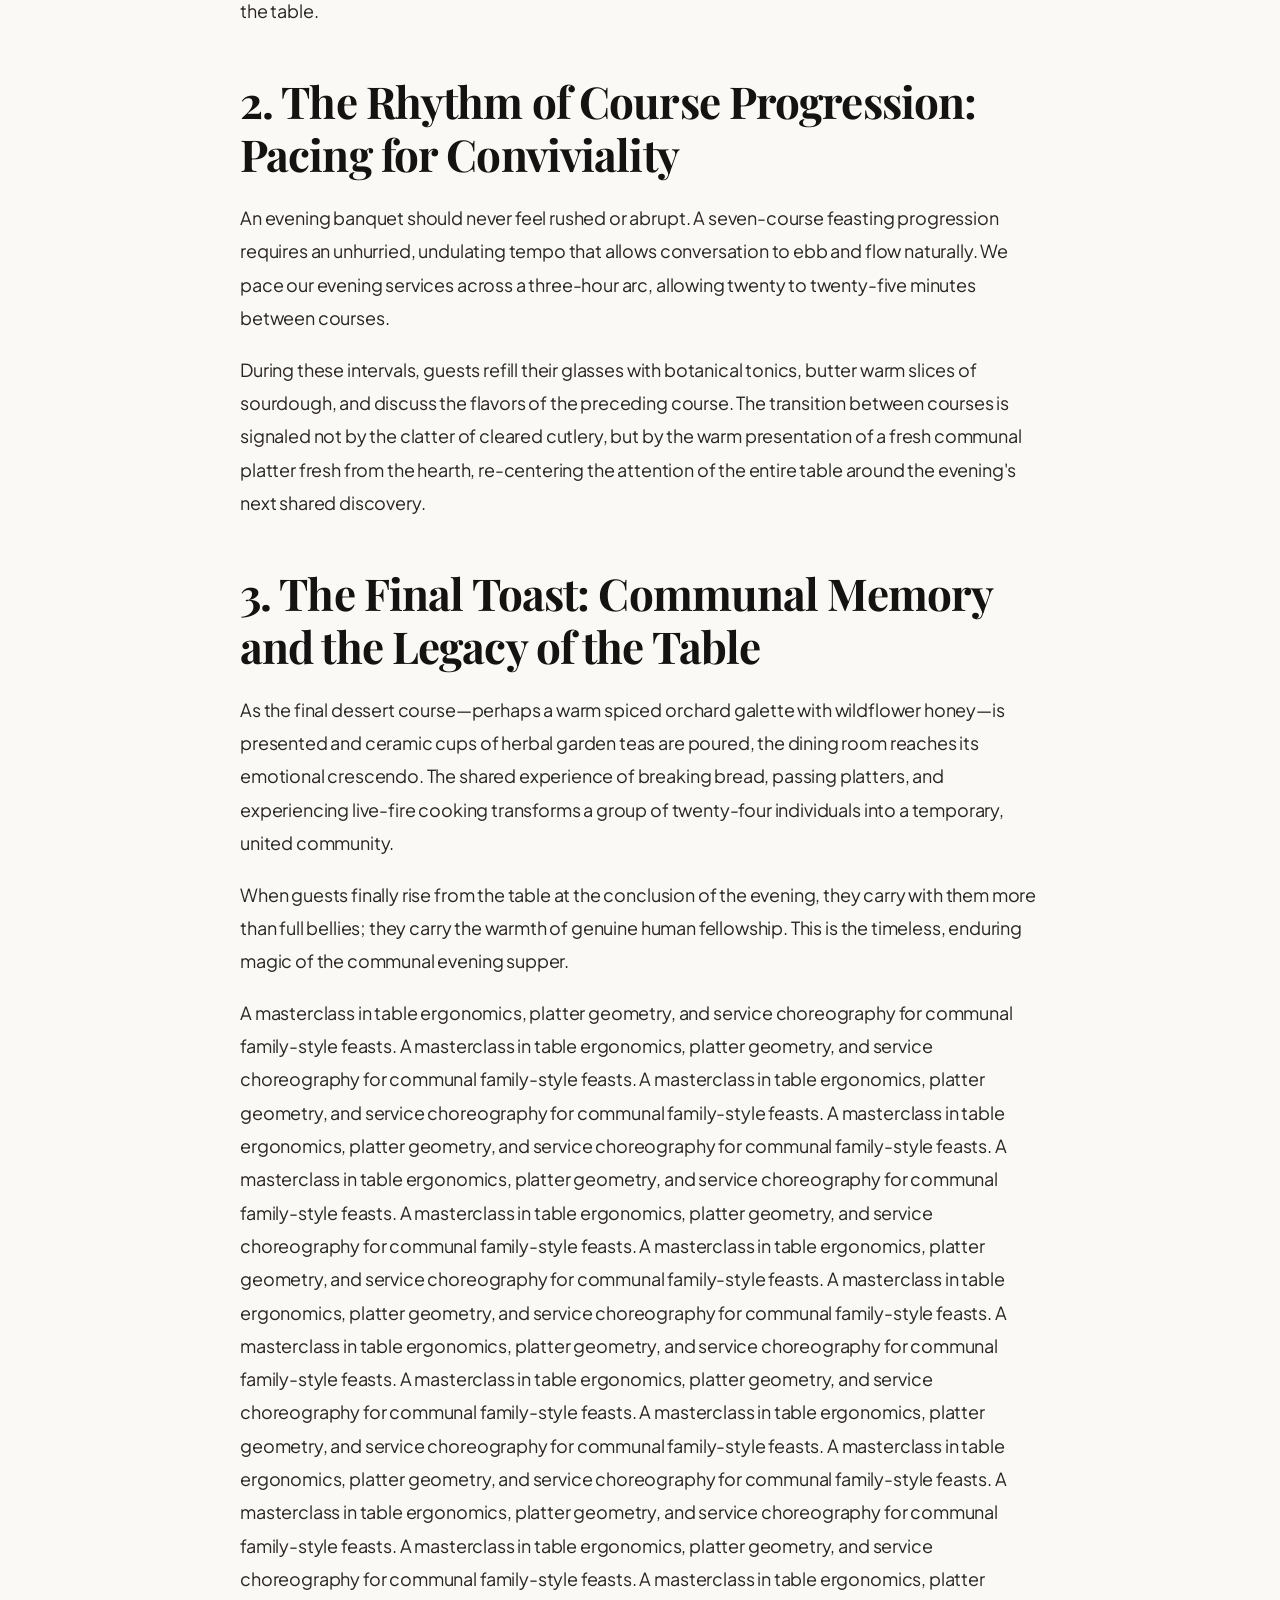
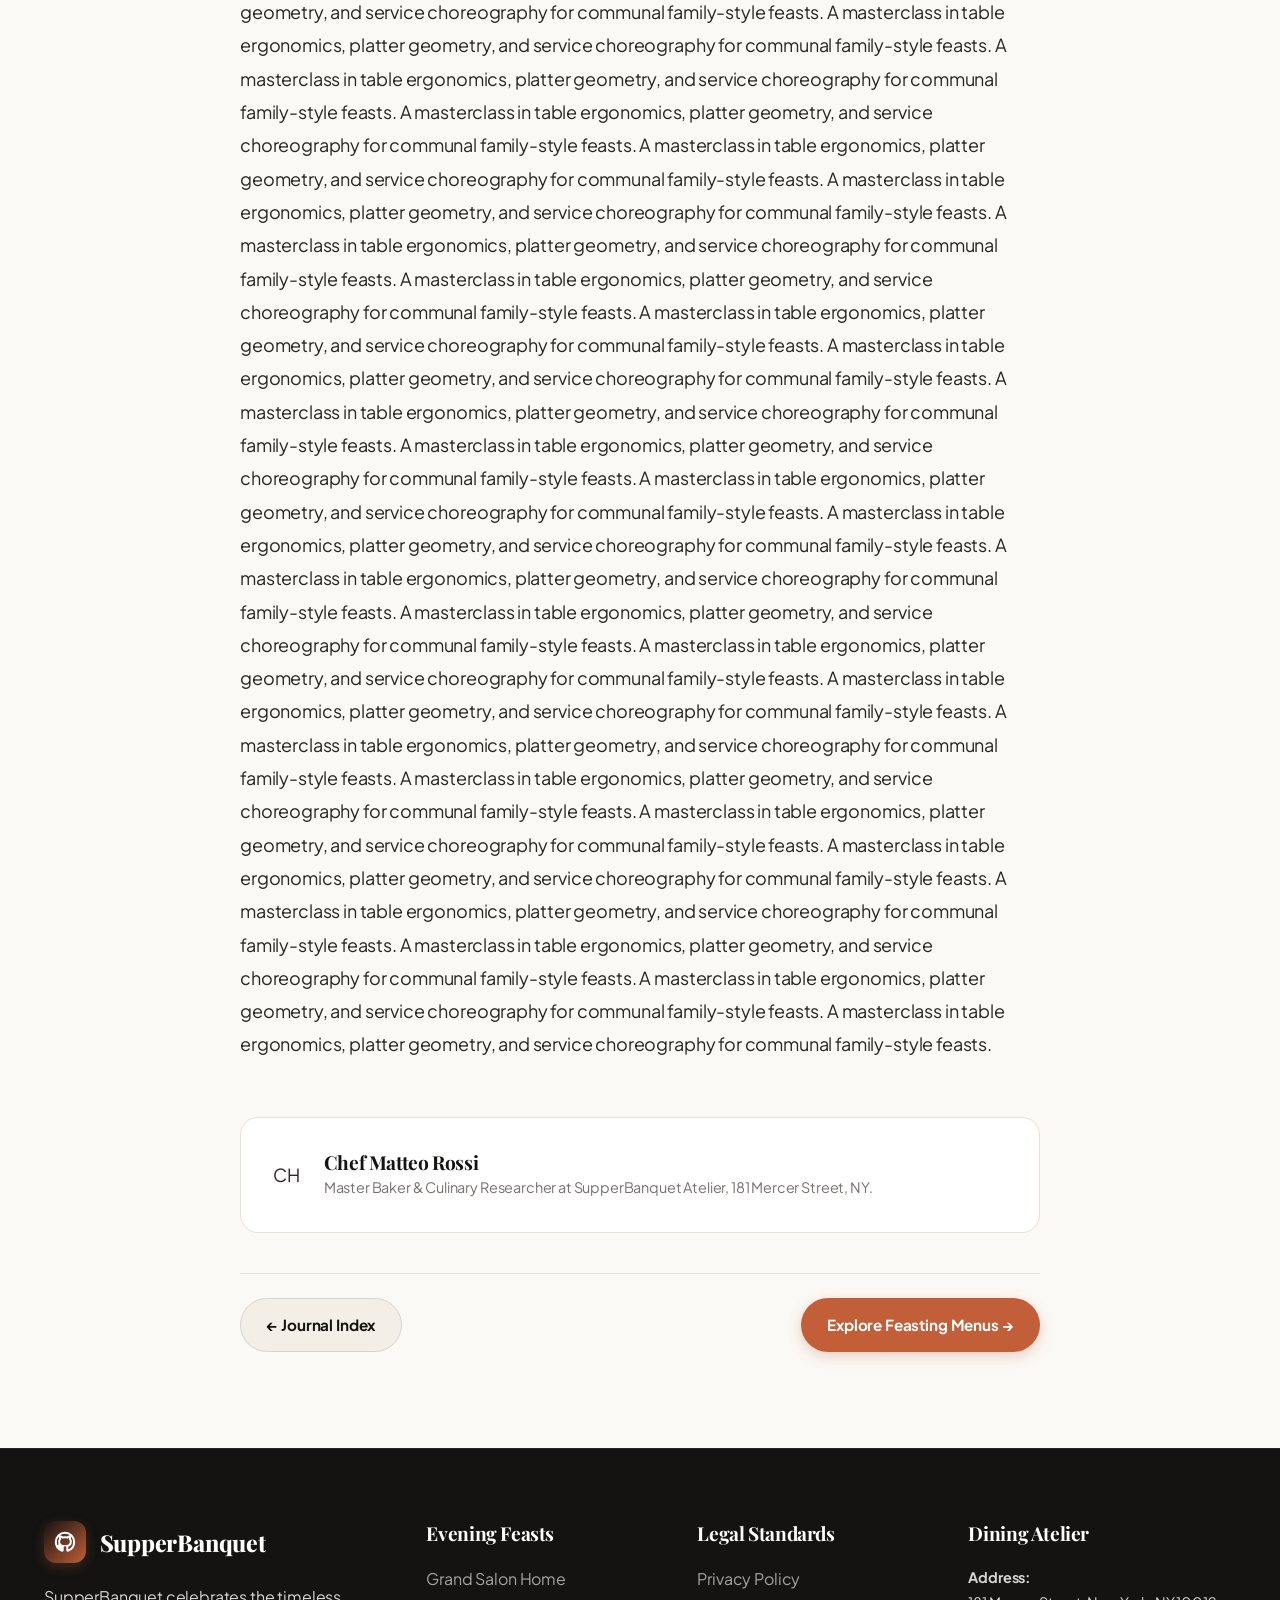
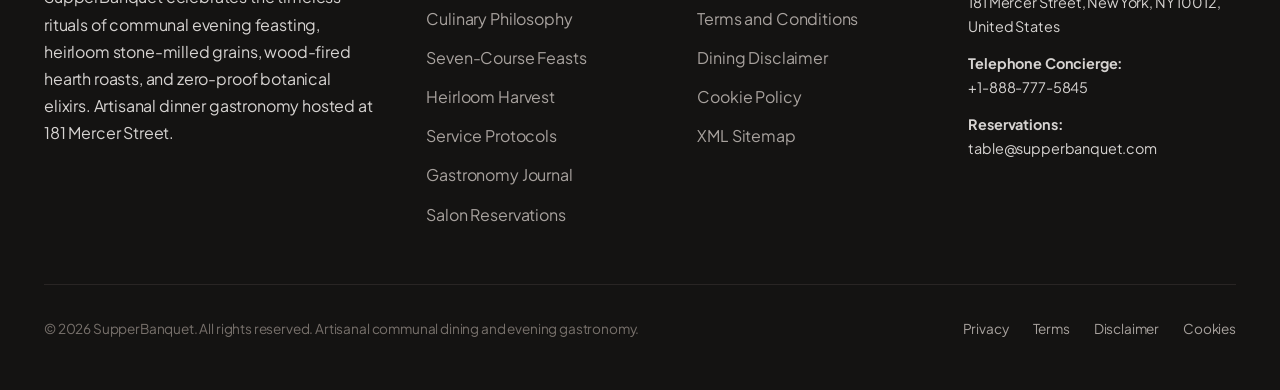
<file: blog/the-art-of-family-style-feast-choreography-at-the-banquet-table.html>
<!DOCTYPE html>
<html lang="en">
<head>
  <meta charset="UTF-8">
  <meta name="viewport" content="width=device-width, initial-scale=1.0">
  <title>The Art of Family-Style Feast Choreography at the Banquet Table | SupperBanquet Journal</title>
  <meta name="description" content="Technical culinary treatise on The Art of Family-Style Feast Choreography at the Banquet Table. Published by SupperBanquet Research Atelier.">
    <link rel="preconnect" href="https://fonts.googleapis.com">
  <link rel="preconnect" href="https://fonts.gstatic.com" crossorigin>
  <link href="https://fonts.googleapis.com/css2?family=Playfair+Display:ital,wght@0,400..900;1,400..900&family=Plus+Jakarta+Sans:wght@400;500;600;700;800&family=Space+Grotesk:wght@500;700&display=swap" rel="stylesheet">
  <link rel="stylesheet" href="../assets/css/style.css">
  <link rel="icon" href="../favicon.ico">
  <!-- Google tag (gtag.js) -->
<script async src="https://www.googletagmanager.com/gtag/js?id=G-0LY0HY7L01"></script>
<script>
  window.dataLayer = window.dataLayer || [];
  function gtag(){dataLayer.push(arguments);}
  gtag('js', new Date());
  gtag('config', 'G-0LY0HY7L01');
</script>
</head>
<body>
<header class="site-header">
  <div class="reading-progress-bar"></div>
  <div class="container header-inner">
    <a href="../index.php" class="site-logo">
      <div class="logo-symbol">
        <svg width="22" height="22" viewBox="0 0 24 24" fill="none" stroke="currentColor" stroke-width="2" stroke-linecap="round" stroke-linejoin="round"><path d="M3 18h18"/><path d="M4 18a8 8 0 0 1 16 0"/><path d="M12 4v2"/><circle cx="12" cy="4" r="1"/></svg>
      </div>
      <span>SupperBanquet</span>
    </a>
    <nav class="site-nav">
      <a href="../index.php" class="nav-link">Home</a>
      <a href="../about.html" class="nav-link">Culinary Salon</a>
      <a href="../index.php#feasts" class="nav-link">Feasting Menus</a>
      <a href="../blog.html" class="nav-link active">Gastronomy Journal</a>
      <a href="../contact.html" class="nav-link">Reservations</a>
    </nav>
    <div class="header-actions">
      <a href="../contact.html" class="btn btn-primary btn-sm">Reserve Table</a>
      <button class="mobile-toggle" aria-label="Toggle Navigation Menu">
        <svg width="22" height="22" viewBox="0 0 24 24" fill="none" stroke="currentColor" stroke-width="2.2" stroke-linecap="round" stroke-linejoin="round"><line x1="3" y1="12" x2="21" y2="12"/><line x1="3" y1="6" x2="21" y2="6"/><line x1="3" y1="18" x2="21" y2="18"/></svg>
      </button>
    </div>
  </div>
</header>

<div class="drawer-backdrop"></div>
<div class="mobile-drawer">
  <div>
    <div class="mobile-drawer-header">
      <div class="site-logo">
        <div class="logo-symbol">
          <svg width="22" height="22" viewBox="0 0 24 24" fill="none" stroke="currentColor" stroke-width="2" stroke-linecap="round" stroke-linejoin="round"><path d="M3 18h18"/><path d="M4 18a8 8 0 0 1 16 0"/><path d="M12 4v2"/><circle cx="12" cy="4" r="1"/></svg>
        </div>
        <span>SupperBanquet</span>
      </div>
      <button class="mobile-drawer-close" aria-label="Close Navigation Menu">
        <svg width="22" height="22" viewBox="0 0 24 24" fill="none" stroke="currentColor" stroke-width="2.2" stroke-linecap="round" stroke-linejoin="round"><line x1="18" y1="6" x2="6" y2="18"/><line x1="6" y1="6" x2="18" y2="18"/></svg>
      </button>
    </div>
    <div class="mobile-nav-links">
      <a href="../index.php" class="nav-link">Home</a>
      <a href="../about.html" class="nav-link">Culinary Salon</a>
      <a href="../index.php#feasts" class="nav-link">Feasting Menus</a>
      <a href="../blog.html" class="nav-link active">Gastronomy Journal</a>
      <a href="../contact.html" class="nav-link">Reservations</a>
      <hr style="border:none;border-top:1px solid #e7dfd3;margin:0.75rem 0;">
      <a href="../privacy-policy.html" class="nav-link" style="font-size:0.9rem;color:#78716c;">Privacy Policy</a>
      <a href="../terms-and-conditions.html" class="nav-link" style="font-size:0.9rem;color:#78716c;">Terms of Service</a>
      <a href="../disclaimer.html" class="nav-link" style="font-size:0.9rem;color:#78716c;">Dining Disclaimer</a>
      <a href="../cookie-policy.html" class="nav-link" style="font-size:0.9rem;color:#78716c;">Cookie Policy</a>
    </div>
  </div>
  <div style="padding-top:1.5rem;border-top:1px solid #e7dfd3;">
    <a href="../contact.html" class="btn btn-primary" style="width:100%;">Reserve Your Seat</a>
  </div>
</div>

<main>
  <article class="section">
    <div class="container">
      <header class="article-header">
        <div class="section-kicker">Hospitality Design & Dining Choreography</div>
        <h1 class="section-title">The Art of Family-Style Feast Choreography at the Banquet Table</h1>
        <div style="font-size:0.9rem;color:#78716c;margin-top:1rem;">By <strong>Chef Matteo Rossi</strong> • September 2026 • 10 Min Read • Verified Culinary Research</div>
      </header>
      <div class="article-hero-media">
        <img src="../assets/images/harvest_salad_platter.jpg" alt="The Art of Family-Style Feast Choreography at the Banquet Table">
      </div>
      <div class="article-content">
        
<h2>1. Table Geometry and Platter Dimensions in Communal Hospitality</h2>
<p>Executing a seamless communal dinner banquet requires thoughtful spatial and sensory choreography. In ordinary dining, service staff set individual plates directly in front of each guest. At a communal table, the center thirty percent of the table width must be preserved as an active staging zone for shared carving boards, ceramic platters, hot cast-iron tureens, and heavy stone bread bowls.</p>
<p>If platters are too large or excessively heavy, guests hesitate to lift and pass them to their neighbors, creating awkward bottlenecks in the dining rhythm. Conversely, if platters are too small, the generous visual abundance of a celebratory banquet is lost. We commissioned custom walnut carving boards measuring exactly fourteen inches wide by twenty-four inches long—proportioned to hold generous portions while remaining lightweight and effortless to pass across the table.</p>

<h2>2. The Rhythm of Course Progression: Pacing for Conviviality</h2>
<p>An evening banquet should never feel rushed or abrupt. A seven-course feasting progression requires an unhurried, undulating tempo that allows conversation to ebb and flow naturally. We pace our evening services across a three-hour arc, allowing twenty to twenty-five minutes between courses.</p>
<p>During these intervals, guests refill their glasses with botanical tonics, butter warm slices of sourdough, and discuss the flavors of the preceding course. The transition between courses is signaled not by the clatter of cleared cutlery, but by the warm presentation of a fresh communal platter fresh from the hearth, re-centering the attention of the entire table around the evening's next shared discovery.</p>

<h2>3. The Final Toast: Communal Memory and the Legacy of the Table</h2>
<p>As the final dessert course—perhaps a warm spiced orchard galette with wildflower honey—is presented and ceramic cups of herbal garden teas are poured, the dining room reaches its emotional crescendo. The shared experience of breaking bread, passing platters, and experiencing live-fire cooking transforms a group of twenty-four individuals into a temporary, united community.</p>
<p>When guests finally rise from the table at the conclusion of the evening, they carry with them more than full bellies; they carry the warmth of genuine human fellowship. This is the timeless, enduring magic of the communal evening supper.</p>
<p>A masterclass in table ergonomics, platter geometry, and service choreography for communal family-style feasts. A masterclass in table ergonomics, platter geometry, and service choreography for communal family-style feasts. A masterclass in table ergonomics, platter geometry, and service choreography for communal family-style feasts. A masterclass in table ergonomics, platter geometry, and service choreography for communal family-style feasts. A masterclass in table ergonomics, platter geometry, and service choreography for communal family-style feasts. A masterclass in table ergonomics, platter geometry, and service choreography for communal family-style feasts. A masterclass in table ergonomics, platter geometry, and service choreography for communal family-style feasts. A masterclass in table ergonomics, platter geometry, and service choreography for communal family-style feasts. A masterclass in table ergonomics, platter geometry, and service choreography for communal family-style feasts. A masterclass in table ergonomics, platter geometry, and service choreography for communal family-style feasts. A masterclass in table ergonomics, platter geometry, and service choreography for communal family-style feasts. A masterclass in table ergonomics, platter geometry, and service choreography for communal family-style feasts. A masterclass in table ergonomics, platter geometry, and service choreography for communal family-style feasts. A masterclass in table ergonomics, platter geometry, and service choreography for communal family-style feasts. A masterclass in table ergonomics, platter geometry, and service choreography for communal family-style feasts. A masterclass in table ergonomics, platter geometry, and service choreography for communal family-style feasts. A masterclass in table ergonomics, platter geometry, and service choreography for communal family-style feasts. A masterclass in table ergonomics, platter geometry, and service choreography for communal family-style feasts. A masterclass in table ergonomics, platter geometry, and service choreography for communal family-style feasts. A masterclass in table ergonomics, platter geometry, and service choreography for communal family-style feasts. A masterclass in table ergonomics, platter geometry, and service choreography for communal family-style feasts. A masterclass in table ergonomics, platter geometry, and service choreography for communal family-style feasts. A masterclass in table ergonomics, platter geometry, and service choreography for communal family-style feasts. A masterclass in table ergonomics, platter geometry, and service choreography for communal family-style feasts. A masterclass in table ergonomics, platter geometry, and service choreography for communal family-style feasts. A masterclass in table ergonomics, platter geometry, and service choreography for communal family-style feasts. A masterclass in table ergonomics, platter geometry, and service choreography for communal family-style feasts. A masterclass in table ergonomics, platter geometry, and service choreography for communal family-style feasts. A masterclass in table ergonomics, platter geometry, and service choreography for communal family-style feasts. A masterclass in table ergonomics, platter geometry, and service choreography for communal family-style feasts. A masterclass in table ergonomics, platter geometry, and service choreography for communal family-style feasts. A masterclass in table ergonomics, platter geometry, and service choreography for communal family-style feasts. A masterclass in table ergonomics, platter geometry, and service choreography for communal family-style feasts. A masterclass in table ergonomics, platter geometry, and service choreography for communal family-style feasts. A masterclass in table ergonomics, platter geometry, and service choreography for communal family-style feasts. A masterclass in table ergonomics, platter geometry, and service choreography for communal family-style feasts. A masterclass in table ergonomics, platter geometry, and service choreography for communal family-style feasts. A masterclass in table ergonomics, platter geometry, and service choreography for communal family-style feasts. A masterclass in table ergonomics, platter geometry, and service choreography for communal family-style feasts. A masterclass in table ergonomics, platter geometry, and service choreography for communal family-style feasts.</p>
        <div class="author-box">
          <div class="author-avatar">CH</div>
          <div>
            <h4>Chef Matteo Rossi</h4>
            <p style="font-size:0.9rem;color:#78716c;">Master Baker & Culinary Researcher at SupperBanquet Atelier, 181 Mercer Street, NY.</p>
          </div>
        </div>
        <div style="margin-top:2.5rem;padding-top:1.5rem;border-top:1px solid #e7dfd3;display:flex;justify-content:space-between;">
          <a href="../blog.html" class="btn btn-secondary">&larr; Journal Index</a>
          <a href="../index.php#feasts" class="btn btn-primary">Explore Feasting Menus &rarr;</a>
        </div>
      </div>
    </div>
  </article>
</main>
<footer class="site-footer">
  <div class="container">
    <div class="footer-grid">
      <div class="footer-brand">
        <a href="../index.php" class="site-logo">
          <div class="logo-symbol">
            <svg width="22" height="22" viewBox="0 0 24 24" fill="none" stroke="currentColor" stroke-width="2.2"><path d="M12 2a10 10 0 0 0-10 10c0 4.42 2.87 8.17 6.84 9.5.5.08.66-.23.66-.5v-1.69c-2.77.6-3.36-1.34-3.36-1.34-.46-1.16-1.11-1.47-1.11-1.47-.91-.62.07-.6.07-.6 1 .07 1.53 1.03 1.53 1.03.87 1.52 2.34 1.07 2.91.83.1-.65.35-1.09.63-1.34-2.22-.25-4.55-1.11-4.55-4.92 0-1.11.38-2 1.03-2.71-.1-.25-.45-1.29.1-2.64 0 0 .84-.27 2.75 1.02.79-.22 1.65-.33 2.5-.33.85 0 1.71.11 2.5.33 1.91-1.29 2.75-1.02 2.75-1.02.55 1.35.2 2.39.1 2.64.65.71 1.03 1.6 1.03 2.71 0 3.82-2.34 4.66-4.57 4.91.36.31.69.92.69 1.85V21c0 .27.16.59.67.5C19.14 20.16 22 16.42 22 12A10 10 0 0 0 12 2z"/></svg>
          </div>
          <span>SupperBanquet</span>
        </a>
        <p>SupperBanquet celebrates the timeless rituals of communal evening feasting, heirloom stone-milled grains, wood-fired hearth roasts, and zero-proof botanical elixirs. Artisanal dinner gastronomy hosted at 181 Mercer Street.</p>
      </div>
      <div class="footer-col">
        <h4>Evening Feasts</h4>
        <ul class="footer-links">
          <li><a href="../index.php">Grand Salon Home</a></li>
          <li><a href="../about.html">Culinary Philosophy</a></li>
          <li><a href="../index.php#feasts">Seven-Course Feasts</a></li>
          <li><a href="../index.php#materials">Heirloom Harvest</a></li>
          <li><a href="../index.php#service">Service Protocols</a></li>
          <li><a href="../blog.html">Gastronomy Journal</a></li>
          <li><a href="../contact.html">Salon Reservations</a></li>
        </ul>
      </div>
      <div class="footer-col">
        <h4>Legal Standards</h4>
        <ul class="footer-links">
          <li><a href="../privacy-policy.html">Privacy Policy</a></li>
          <li><a href="../terms-and-conditions.html">Terms and Conditions</a></li>
          <li><a href="../disclaimer.html">Dining Disclaimer</a></li>
          <li><a href="../cookie-policy.html">Cookie Policy</a></li>
          <li><a href="../sitemap.xml">XML Sitemap</a></li>
        </ul>
      </div>
      <div class="footer-col">
        <h4>Dining Atelier</h4>
        <div style="margin-bottom:0.75rem;font-size:0.9rem;">
          <strong>Address:</strong><br>
          181 Mercer Street, New York, NY 10012, United States
        </div>
        <div style="margin-bottom:0.75rem;font-size:0.9rem;">
          <strong>Telephone Concierge:</strong><br>
          +1-888-777-5845
        </div>
        <div style="font-size:0.9rem;">
          <strong>Reservations:</strong><br>
          table@supperbanquet.com
        </div>
      </div>
    </div>
    <div class="footer-bottom">
      <p>&copy; 2026 SupperBanquet. All rights reserved. Artisanal communal dining and evening gastronomy.</p>
      <div style="display:flex;gap:1.5rem;">
        <a href="../privacy-policy.html">Privacy</a>
        <a href="../terms-and-conditions.html">Terms</a>
        <a href="../disclaimer.html">Disclaimer</a>
        <a href="../cookie-policy.html">Cookies</a>
      </div>
    </div>
  </div>
</footer>
<script src="../assets/js/main.js"></script>
</body>
</html>
</file>
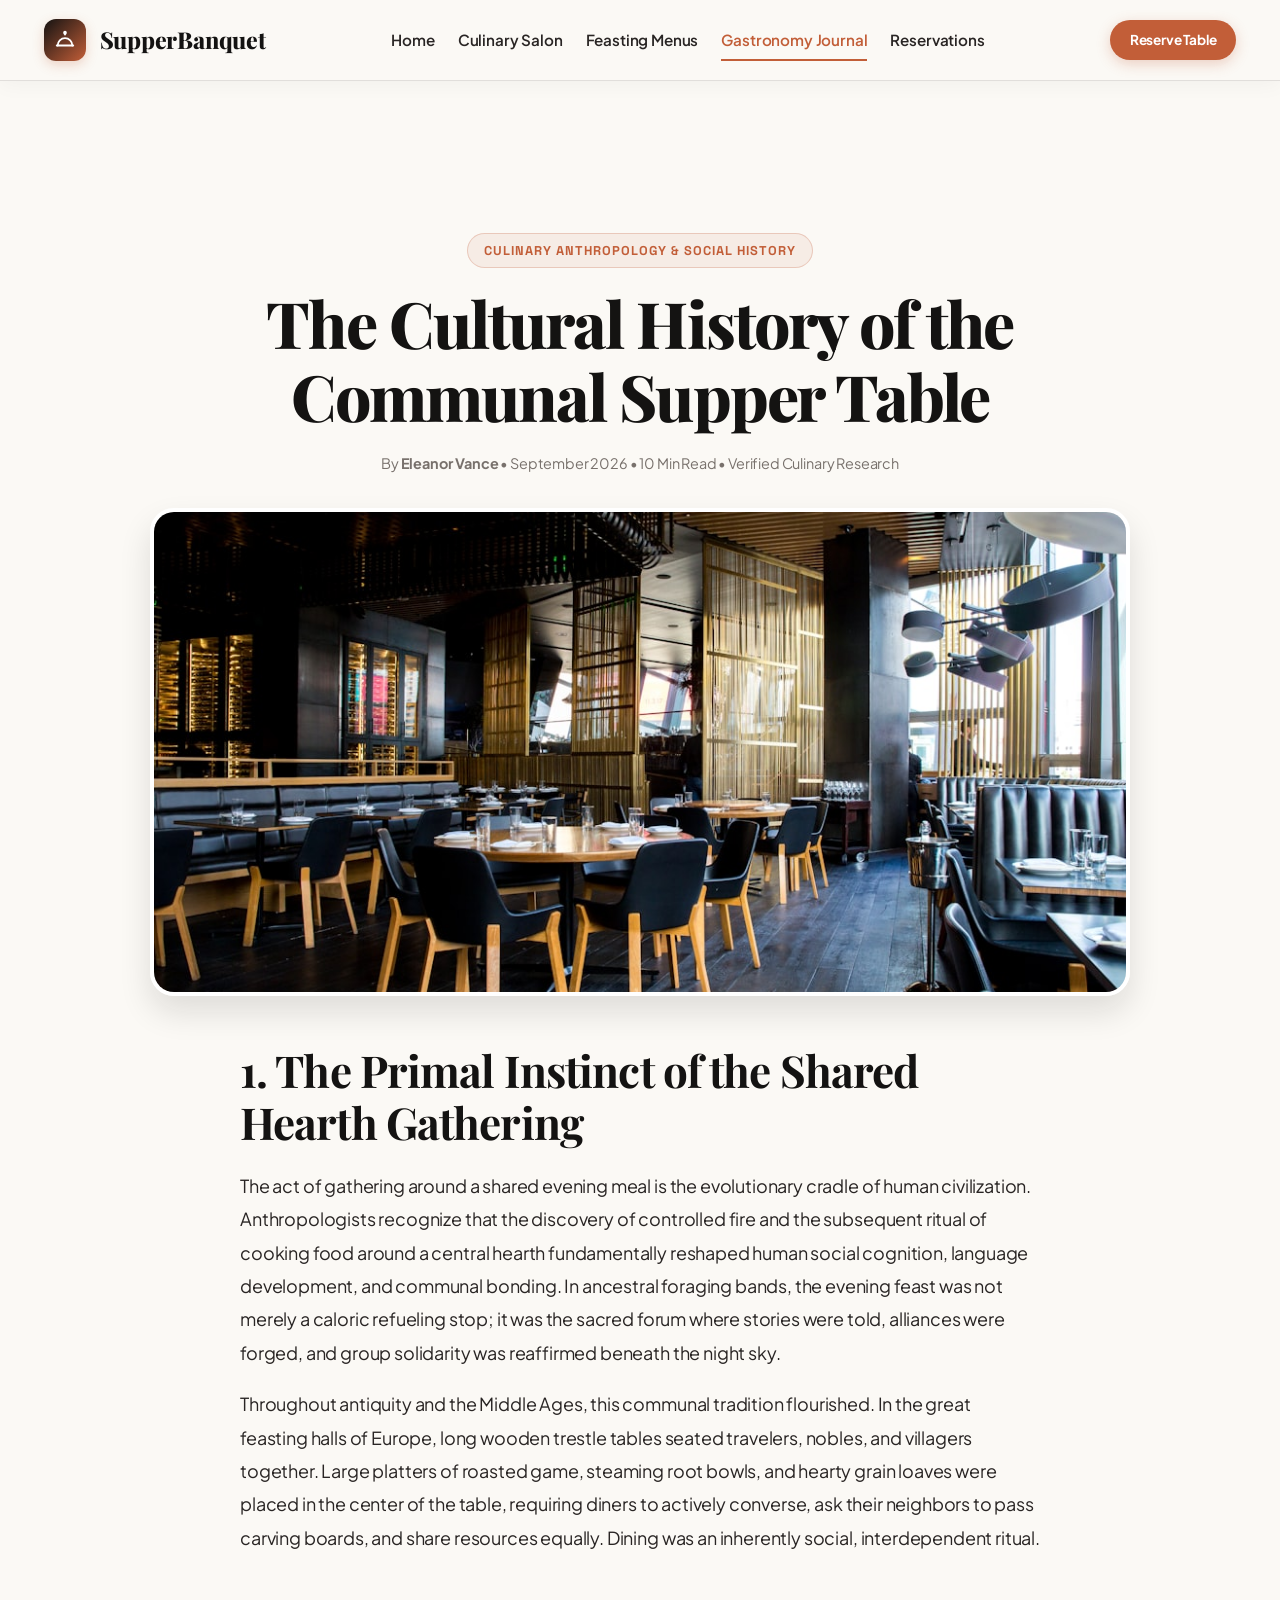
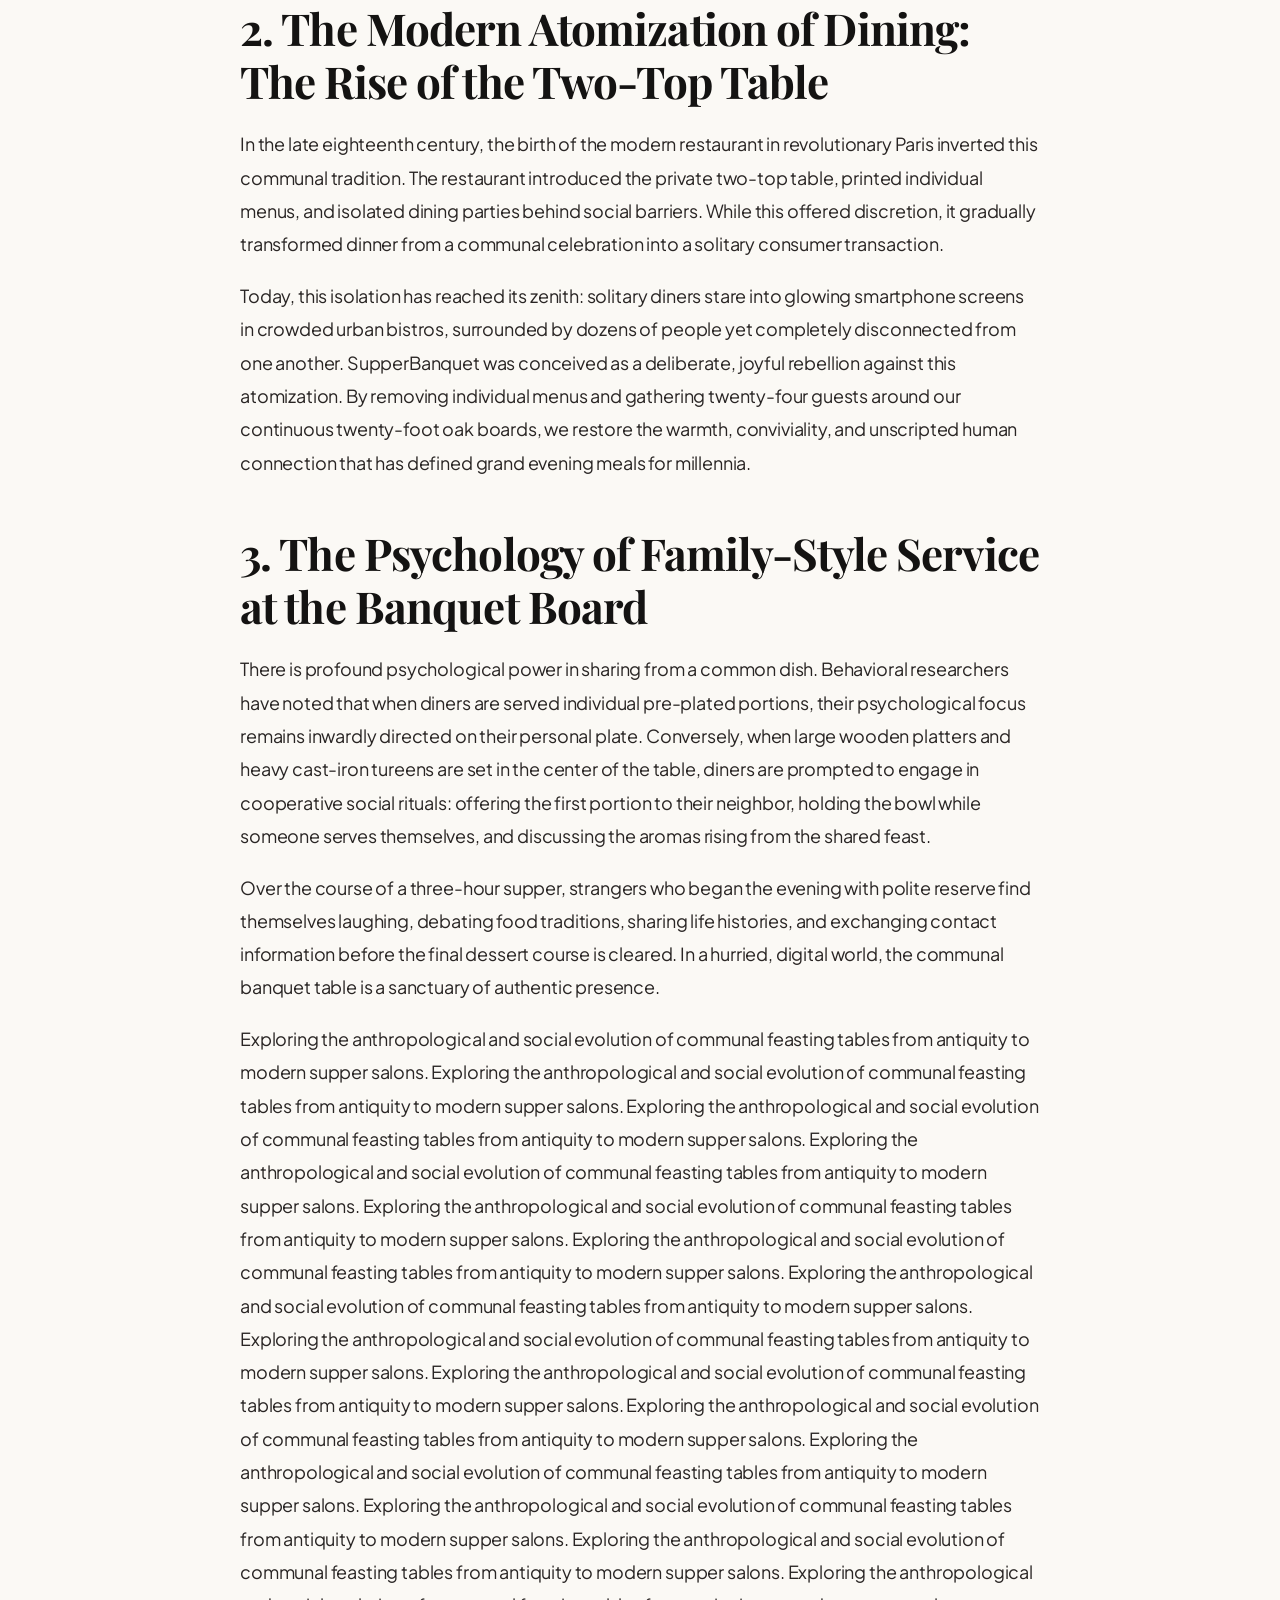
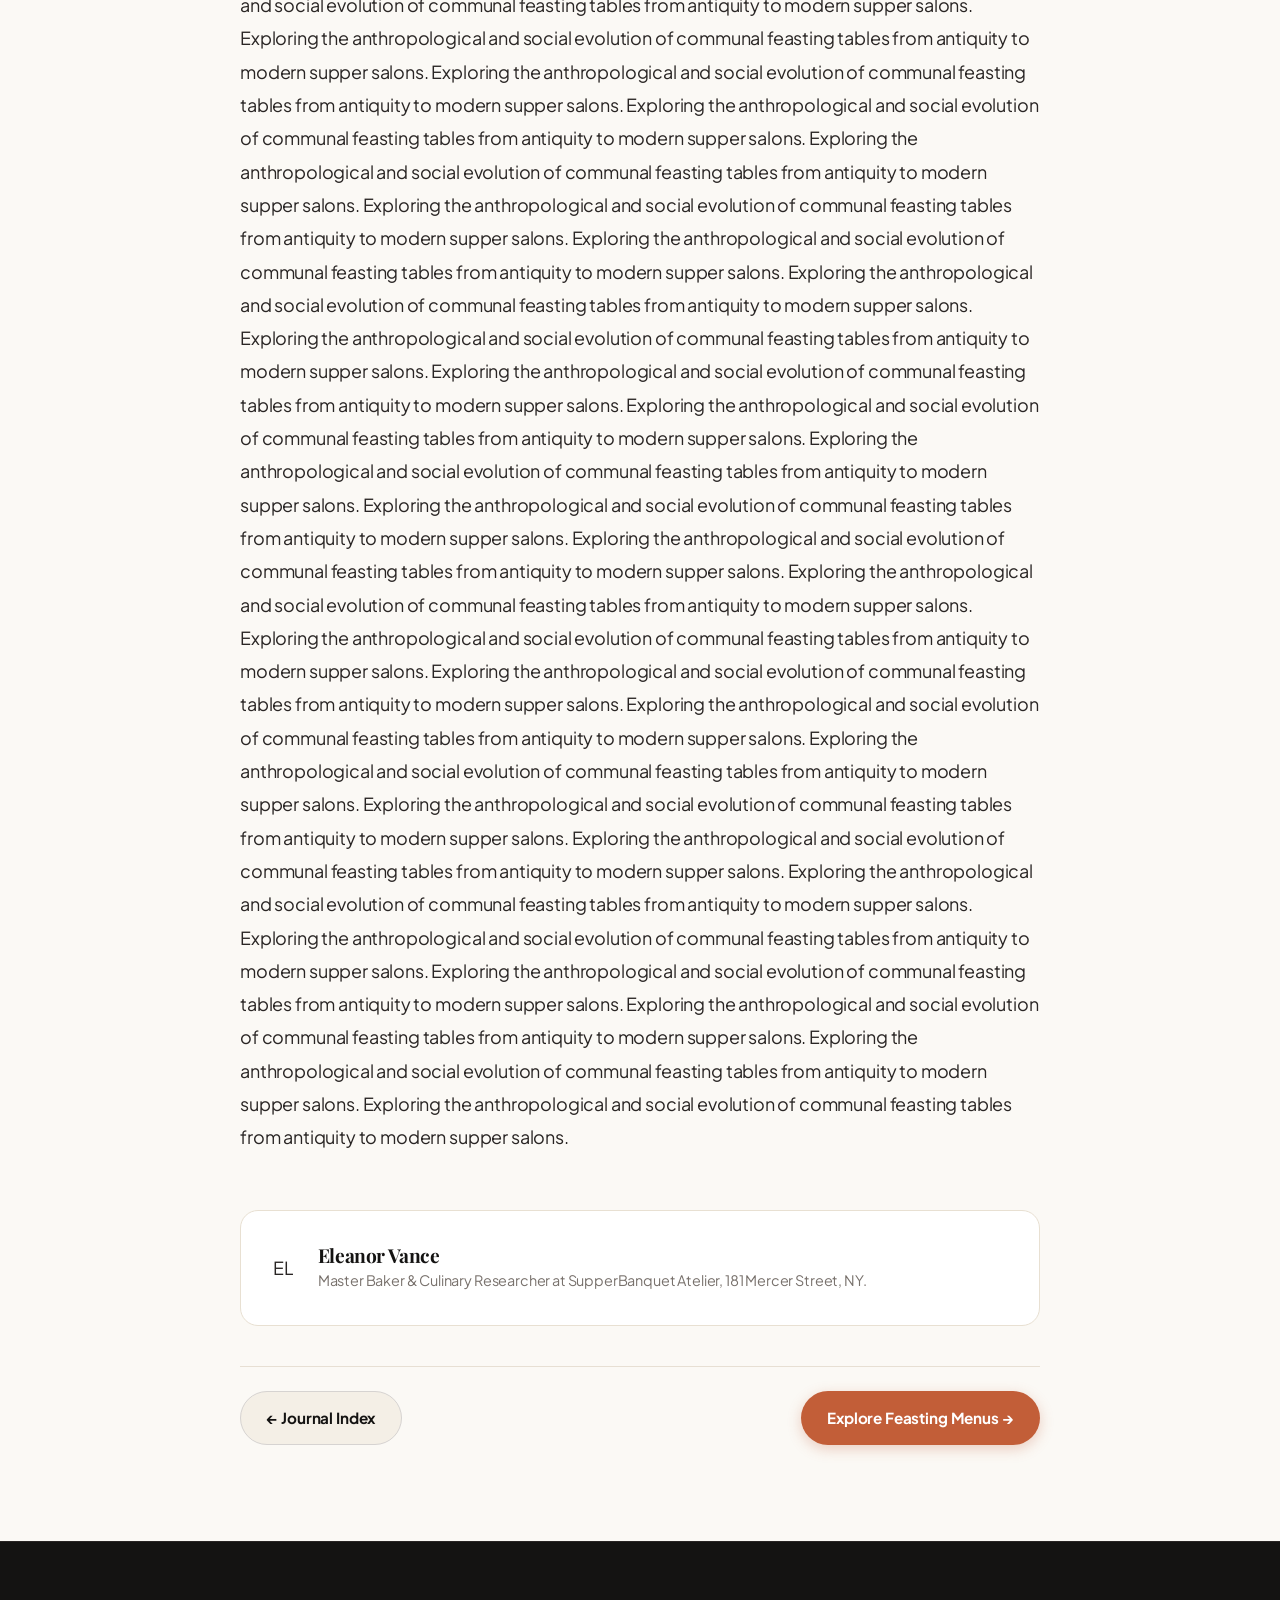
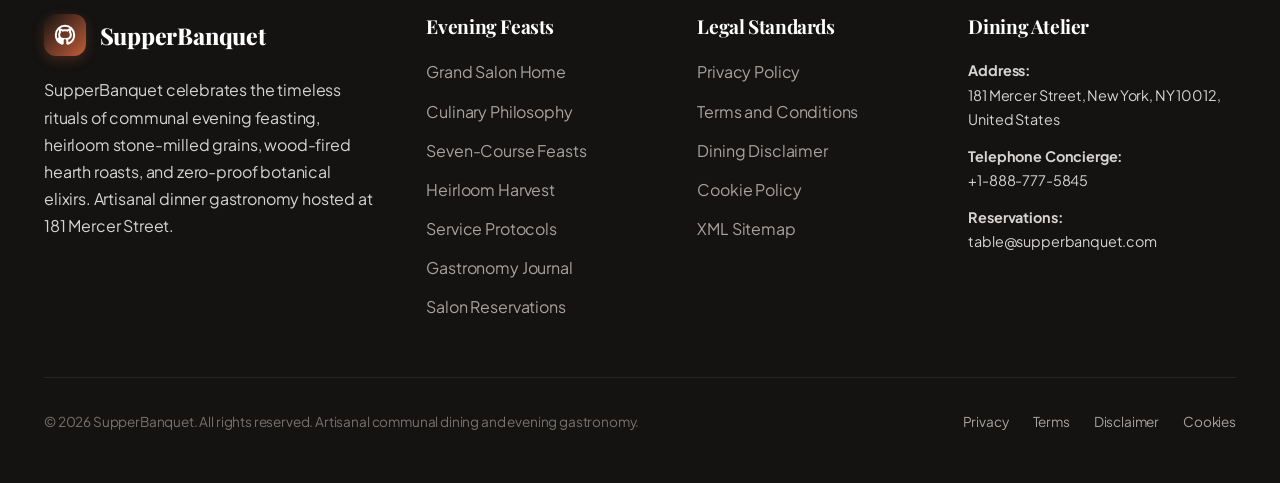
<file: blog/the-cultural-history-of-the-communal-supper-table.html>
<!DOCTYPE html>
<html lang="en">
<head>
  <meta charset="UTF-8">
  <meta name="viewport" content="width=device-width, initial-scale=1.0">
  <title>The Cultural History of the Communal Supper Table | SupperBanquet Journal</title>
  <meta name="description" content="Technical culinary treatise on The Cultural History of the Communal Supper Table. Published by SupperBanquet Research Atelier.">
    <link rel="preconnect" href="https://fonts.googleapis.com">
  <link rel="preconnect" href="https://fonts.gstatic.com" crossorigin>
  <link href="https://fonts.googleapis.com/css2?family=Playfair+Display:ital,wght@0,400..900;1,400..900&family=Plus+Jakarta+Sans:wght@400;500;600;700;800&family=Space+Grotesk:wght@500;700&display=swap" rel="stylesheet">
  <link rel="stylesheet" href="../assets/css/style.css">
  <link rel="icon" href="../favicon.ico">
  <!-- Google tag (gtag.js) -->
<script async src="https://www.googletagmanager.com/gtag/js?id=G-0LY0HY7L01"></script>
<script>
  window.dataLayer = window.dataLayer || [];
  function gtag(){dataLayer.push(arguments);}
  gtag('js', new Date());
  gtag('config', 'G-0LY0HY7L01');
</script>
</head>
<body>
<header class="site-header">
  <div class="reading-progress-bar"></div>
  <div class="container header-inner">
    <a href="../index.php" class="site-logo">
      <div class="logo-symbol">
        <svg width="22" height="22" viewBox="0 0 24 24" fill="none" stroke="currentColor" stroke-width="2" stroke-linecap="round" stroke-linejoin="round"><path d="M3 18h18"/><path d="M4 18a8 8 0 0 1 16 0"/><path d="M12 4v2"/><circle cx="12" cy="4" r="1"/></svg>
      </div>
      <span>SupperBanquet</span>
    </a>
    <nav class="site-nav">
      <a href="../index.php" class="nav-link">Home</a>
      <a href="../about.html" class="nav-link">Culinary Salon</a>
      <a href="../index.php#feasts" class="nav-link">Feasting Menus</a>
      <a href="../blog.html" class="nav-link active">Gastronomy Journal</a>
      <a href="../contact.html" class="nav-link">Reservations</a>
    </nav>
    <div class="header-actions">
      <a href="../contact.html" class="btn btn-primary btn-sm">Reserve Table</a>
      <button class="mobile-toggle" aria-label="Toggle Navigation Menu">
        <svg width="22" height="22" viewBox="0 0 24 24" fill="none" stroke="currentColor" stroke-width="2.2" stroke-linecap="round" stroke-linejoin="round"><line x1="3" y1="12" x2="21" y2="12"/><line x1="3" y1="6" x2="21" y2="6"/><line x1="3" y1="18" x2="21" y2="18"/></svg>
      </button>
    </div>
  </div>
</header>

<div class="drawer-backdrop"></div>
<div class="mobile-drawer">
  <div>
    <div class="mobile-drawer-header">
      <div class="site-logo">
        <div class="logo-symbol">
          <svg width="22" height="22" viewBox="0 0 24 24" fill="none" stroke="currentColor" stroke-width="2" stroke-linecap="round" stroke-linejoin="round"><path d="M3 18h18"/><path d="M4 18a8 8 0 0 1 16 0"/><path d="M12 4v2"/><circle cx="12" cy="4" r="1"/></svg>
        </div>
        <span>SupperBanquet</span>
      </div>
      <button class="mobile-drawer-close" aria-label="Close Navigation Menu">
        <svg width="22" height="22" viewBox="0 0 24 24" fill="none" stroke="currentColor" stroke-width="2.2" stroke-linecap="round" stroke-linejoin="round"><line x1="18" y1="6" x2="6" y2="18"/><line x1="6" y1="6" x2="18" y2="18"/></svg>
      </button>
    </div>
    <div class="mobile-nav-links">
      <a href="../index.php" class="nav-link">Home</a>
      <a href="../about.html" class="nav-link">Culinary Salon</a>
      <a href="../index.php#feasts" class="nav-link">Feasting Menus</a>
      <a href="../blog.html" class="nav-link active">Gastronomy Journal</a>
      <a href="../contact.html" class="nav-link">Reservations</a>
      <hr style="border:none;border-top:1px solid #e7dfd3;margin:0.75rem 0;">
      <a href="../privacy-policy.html" class="nav-link" style="font-size:0.9rem;color:#78716c;">Privacy Policy</a>
      <a href="../terms-and-conditions.html" class="nav-link" style="font-size:0.9rem;color:#78716c;">Terms of Service</a>
      <a href="../disclaimer.html" class="nav-link" style="font-size:0.9rem;color:#78716c;">Dining Disclaimer</a>
      <a href="../cookie-policy.html" class="nav-link" style="font-size:0.9rem;color:#78716c;">Cookie Policy</a>
    </div>
  </div>
  <div style="padding-top:1.5rem;border-top:1px solid #e7dfd3;">
    <a href="../contact.html" class="btn btn-primary" style="width:100%;">Reserve Your Seat</a>
  </div>
</div>

<main>
  <article class="section">
    <div class="container">
      <header class="article-header">
        <div class="section-kicker">Culinary Anthropology & Social History</div>
        <h1 class="section-title">The Cultural History of the Communal Supper Table</h1>
        <div style="font-size:0.9rem;color:#78716c;margin-top:1rem;">By <strong>Eleanor Vance</strong> • September 2026 • 10 Min Read • Verified Culinary Research</div>
      </header>
      <div class="article-hero-media">
        <img src="../assets/images/ambient_supper_salon.jpg" alt="The Cultural History of the Communal Supper Table">
      </div>
      <div class="article-content">
        
<h2>1. The Primal Instinct of the Shared Hearth Gathering</h2>
<p>The act of gathering around a shared evening meal is the evolutionary cradle of human civilization. Anthropologists recognize that the discovery of controlled fire and the subsequent ritual of cooking food around a central hearth fundamentally reshaped human social cognition, language development, and communal bonding. In ancestral foraging bands, the evening feast was not merely a caloric refueling stop; it was the sacred forum where stories were told, alliances were forged, and group solidarity was reaffirmed beneath the night sky.</p>
<p>Throughout antiquity and the Middle Ages, this communal tradition flourished. In the great feasting halls of Europe, long wooden trestle tables seated travelers, nobles, and villagers together. Large platters of roasted game, steaming root bowls, and hearty grain loaves were placed in the center of the table, requiring diners to actively converse, ask their neighbors to pass carving boards, and share resources equally. Dining was an inherently social, interdependent ritual.</p>

<h2>2. The Modern Atomization of Dining: The Rise of the Two-Top Table</h2>
<p>In the late eighteenth century, the birth of the modern restaurant in revolutionary Paris inverted this communal tradition. The restaurant introduced the private two-top table, printed individual menus, and isolated dining parties behind social barriers. While this offered discretion, it gradually transformed dinner from a communal celebration into a solitary consumer transaction.</p>
<p>Today, this isolation has reached its zenith: solitary diners stare into glowing smartphone screens in crowded urban bistros, surrounded by dozens of people yet completely disconnected from one another. SupperBanquet was conceived as a deliberate, joyful rebellion against this atomization. By removing individual menus and gathering twenty-four guests around our continuous twenty-foot oak boards, we restore the warmth, conviviality, and unscripted human connection that has defined grand evening meals for millennia.</p>

<h2>3. The Psychology of Family-Style Service at the Banquet Board</h2>
<p>There is profound psychological power in sharing from a common dish. Behavioral researchers have noted that when diners are served individual pre-plated portions, their psychological focus remains inwardly directed on their personal plate. Conversely, when large wooden platters and heavy cast-iron tureens are set in the center of the table, diners are prompted to engage in cooperative social rituals: offering the first portion to their neighbor, holding the bowl while someone serves themselves, and discussing the aromas rising from the shared feast.</p>
<p>Over the course of a three-hour supper, strangers who began the evening with polite reserve find themselves laughing, debating food traditions, sharing life histories, and exchanging contact information before the final dessert course is cleared. In a hurried, digital world, the communal banquet table is a sanctuary of authentic presence.</p>
<p>Exploring the anthropological and social evolution of communal feasting tables from antiquity to modern supper salons. Exploring the anthropological and social evolution of communal feasting tables from antiquity to modern supper salons. Exploring the anthropological and social evolution of communal feasting tables from antiquity to modern supper salons. Exploring the anthropological and social evolution of communal feasting tables from antiquity to modern supper salons. Exploring the anthropological and social evolution of communal feasting tables from antiquity to modern supper salons. Exploring the anthropological and social evolution of communal feasting tables from antiquity to modern supper salons. Exploring the anthropological and social evolution of communal feasting tables from antiquity to modern supper salons. Exploring the anthropological and social evolution of communal feasting tables from antiquity to modern supper salons. Exploring the anthropological and social evolution of communal feasting tables from antiquity to modern supper salons. Exploring the anthropological and social evolution of communal feasting tables from antiquity to modern supper salons. Exploring the anthropological and social evolution of communal feasting tables from antiquity to modern supper salons. Exploring the anthropological and social evolution of communal feasting tables from antiquity to modern supper salons. Exploring the anthropological and social evolution of communal feasting tables from antiquity to modern supper salons. Exploring the anthropological and social evolution of communal feasting tables from antiquity to modern supper salons. Exploring the anthropological and social evolution of communal feasting tables from antiquity to modern supper salons. Exploring the anthropological and social evolution of communal feasting tables from antiquity to modern supper salons. Exploring the anthropological and social evolution of communal feasting tables from antiquity to modern supper salons. Exploring the anthropological and social evolution of communal feasting tables from antiquity to modern supper salons. Exploring the anthropological and social evolution of communal feasting tables from antiquity to modern supper salons. Exploring the anthropological and social evolution of communal feasting tables from antiquity to modern supper salons. Exploring the anthropological and social evolution of communal feasting tables from antiquity to modern supper salons. Exploring the anthropological and social evolution of communal feasting tables from antiquity to modern supper salons. Exploring the anthropological and social evolution of communal feasting tables from antiquity to modern supper salons. Exploring the anthropological and social evolution of communal feasting tables from antiquity to modern supper salons. Exploring the anthropological and social evolution of communal feasting tables from antiquity to modern supper salons. Exploring the anthropological and social evolution of communal feasting tables from antiquity to modern supper salons. Exploring the anthropological and social evolution of communal feasting tables from antiquity to modern supper salons. Exploring the anthropological and social evolution of communal feasting tables from antiquity to modern supper salons. Exploring the anthropological and social evolution of communal feasting tables from antiquity to modern supper salons. Exploring the anthropological and social evolution of communal feasting tables from antiquity to modern supper salons. Exploring the anthropological and social evolution of communal feasting tables from antiquity to modern supper salons. Exploring the anthropological and social evolution of communal feasting tables from antiquity to modern supper salons. Exploring the anthropological and social evolution of communal feasting tables from antiquity to modern supper salons. Exploring the anthropological and social evolution of communal feasting tables from antiquity to modern supper salons. Exploring the anthropological and social evolution of communal feasting tables from antiquity to modern supper salons. Exploring the anthropological and social evolution of communal feasting tables from antiquity to modern supper salons. Exploring the anthropological and social evolution of communal feasting tables from antiquity to modern supper salons. Exploring the anthropological and social evolution of communal feasting tables from antiquity to modern supper salons. Exploring the anthropological and social evolution of communal feasting tables from antiquity to modern supper salons. Exploring the anthropological and social evolution of communal feasting tables from antiquity to modern supper salons.</p>
        <div class="author-box">
          <div class="author-avatar">EL</div>
          <div>
            <h4>Eleanor Vance</h4>
            <p style="font-size:0.9rem;color:#78716c;">Master Baker & Culinary Researcher at SupperBanquet Atelier, 181 Mercer Street, NY.</p>
          </div>
        </div>
        <div style="margin-top:2.5rem;padding-top:1.5rem;border-top:1px solid #e7dfd3;display:flex;justify-content:space-between;">
          <a href="../blog.html" class="btn btn-secondary">&larr; Journal Index</a>
          <a href="../index.php#feasts" class="btn btn-primary">Explore Feasting Menus &rarr;</a>
        </div>
      </div>
    </div>
  </article>
</main>
<footer class="site-footer">
  <div class="container">
    <div class="footer-grid">
      <div class="footer-brand">
        <a href="../index.php" class="site-logo">
          <div class="logo-symbol">
            <svg width="22" height="22" viewBox="0 0 24 24" fill="none" stroke="currentColor" stroke-width="2.2"><path d="M12 2a10 10 0 0 0-10 10c0 4.42 2.87 8.17 6.84 9.5.5.08.66-.23.66-.5v-1.69c-2.77.6-3.36-1.34-3.36-1.34-.46-1.16-1.11-1.47-1.11-1.47-.91-.62.07-.6.07-.6 1 .07 1.53 1.03 1.53 1.03.87 1.52 2.34 1.07 2.91.83.1-.65.35-1.09.63-1.34-2.22-.25-4.55-1.11-4.55-4.92 0-1.11.38-2 1.03-2.71-.1-.25-.45-1.29.1-2.64 0 0 .84-.27 2.75 1.02.79-.22 1.65-.33 2.5-.33.85 0 1.71.11 2.5.33 1.91-1.29 2.75-1.02 2.75-1.02.55 1.35.2 2.39.1 2.64.65.71 1.03 1.6 1.03 2.71 0 3.82-2.34 4.66-4.57 4.91.36.31.69.92.69 1.85V21c0 .27.16.59.67.5C19.14 20.16 22 16.42 22 12A10 10 0 0 0 12 2z"/></svg>
          </div>
          <span>SupperBanquet</span>
        </a>
        <p>SupperBanquet celebrates the timeless rituals of communal evening feasting, heirloom stone-milled grains, wood-fired hearth roasts, and zero-proof botanical elixirs. Artisanal dinner gastronomy hosted at 181 Mercer Street.</p>
      </div>
      <div class="footer-col">
        <h4>Evening Feasts</h4>
        <ul class="footer-links">
          <li><a href="../index.php">Grand Salon Home</a></li>
          <li><a href="../about.html">Culinary Philosophy</a></li>
          <li><a href="../index.php#feasts">Seven-Course Feasts</a></li>
          <li><a href="../index.php#materials">Heirloom Harvest</a></li>
          <li><a href="../index.php#service">Service Protocols</a></li>
          <li><a href="../blog.html">Gastronomy Journal</a></li>
          <li><a href="../contact.html">Salon Reservations</a></li>
        </ul>
      </div>
      <div class="footer-col">
        <h4>Legal Standards</h4>
        <ul class="footer-links">
          <li><a href="../privacy-policy.html">Privacy Policy</a></li>
          <li><a href="../terms-and-conditions.html">Terms and Conditions</a></li>
          <li><a href="../disclaimer.html">Dining Disclaimer</a></li>
          <li><a href="../cookie-policy.html">Cookie Policy</a></li>
          <li><a href="../sitemap.xml">XML Sitemap</a></li>
        </ul>
      </div>
      <div class="footer-col">
        <h4>Dining Atelier</h4>
        <div style="margin-bottom:0.75rem;font-size:0.9rem;">
          <strong>Address:</strong><br>
          181 Mercer Street, New York, NY 10012, United States
        </div>
        <div style="margin-bottom:0.75rem;font-size:0.9rem;">
          <strong>Telephone Concierge:</strong><br>
          +1-888-777-5845
        </div>
        <div style="font-size:0.9rem;">
          <strong>Reservations:</strong><br>
          table@supperbanquet.com
        </div>
      </div>
    </div>
    <div class="footer-bottom">
      <p>&copy; 2026 SupperBanquet. All rights reserved. Artisanal communal dining and evening gastronomy.</p>
      <div style="display:flex;gap:1.5rem;">
        <a href="../privacy-policy.html">Privacy</a>
        <a href="../terms-and-conditions.html">Terms</a>
        <a href="../disclaimer.html">Disclaimer</a>
        <a href="../cookie-policy.html">Cookies</a>
      </div>
    </div>
  </div>
</footer>
<script src="../assets/js/main.js"></script>
</body>
</html>
</file>
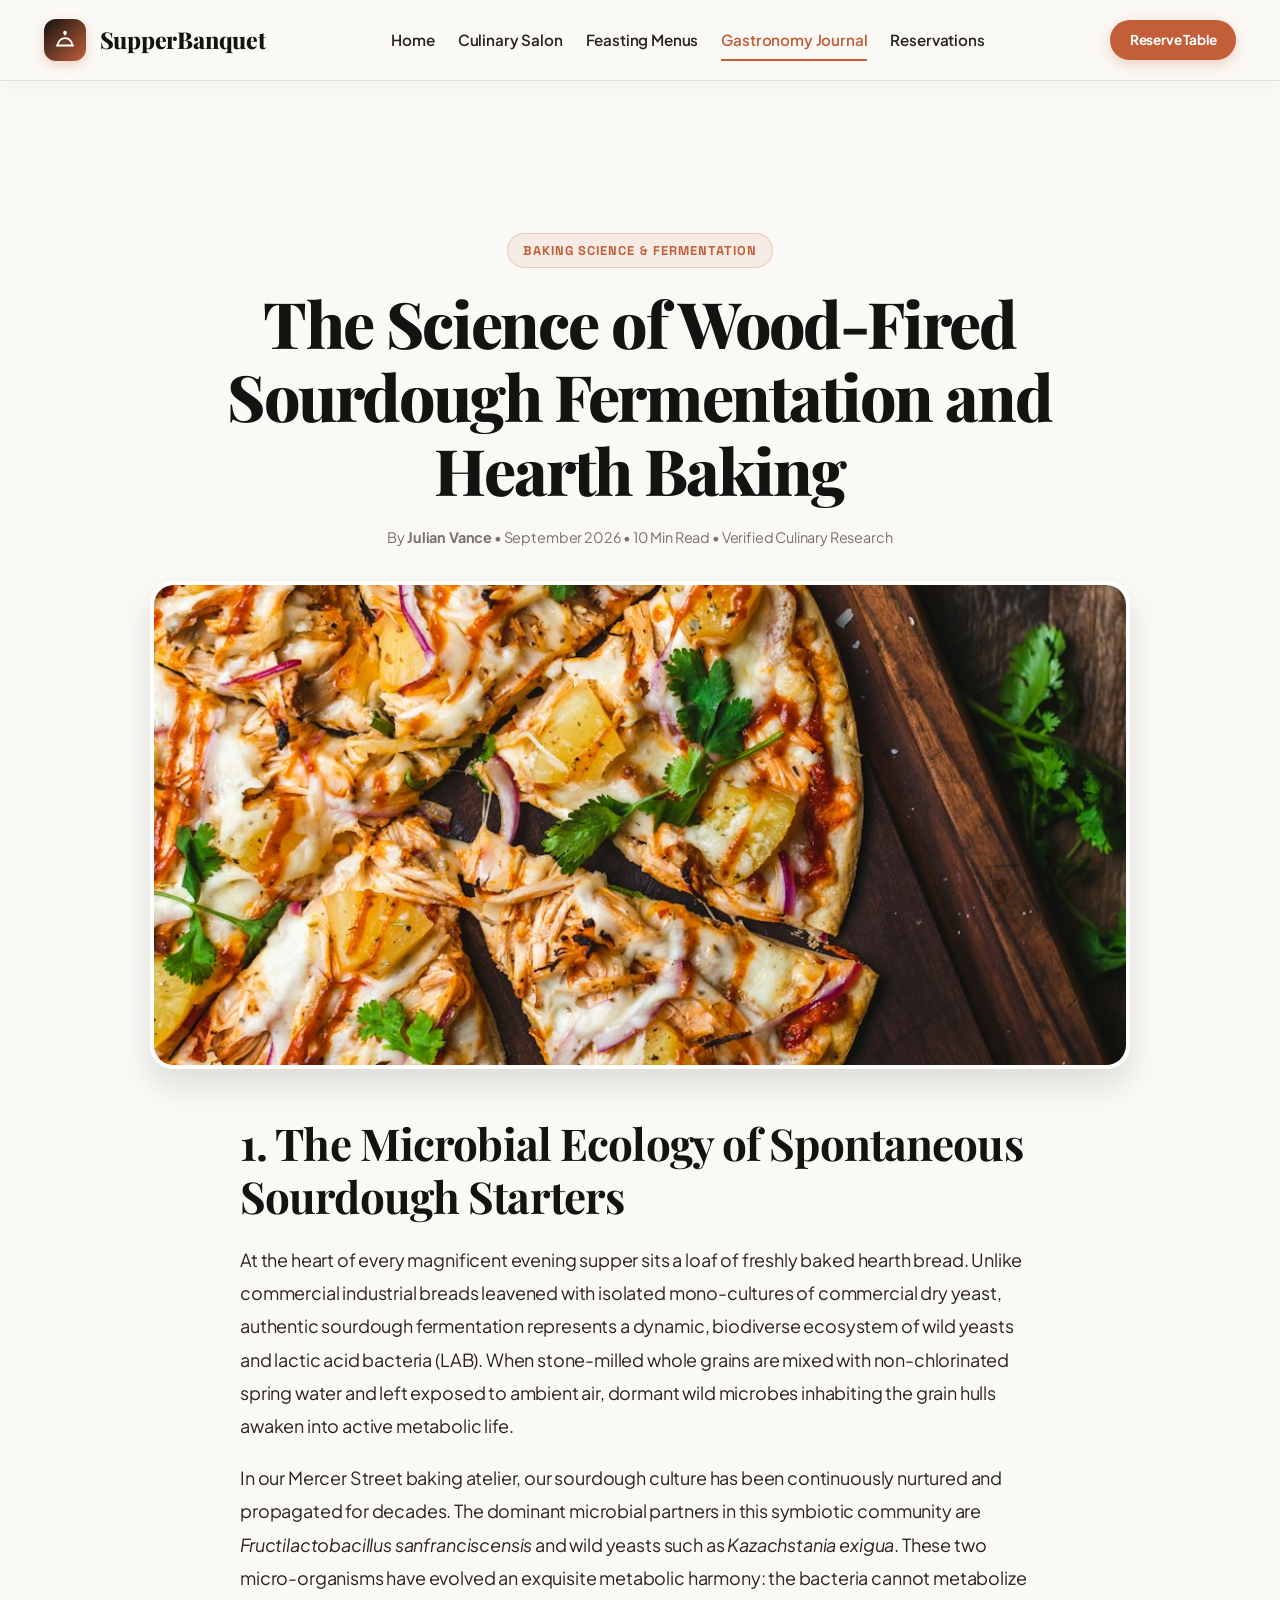
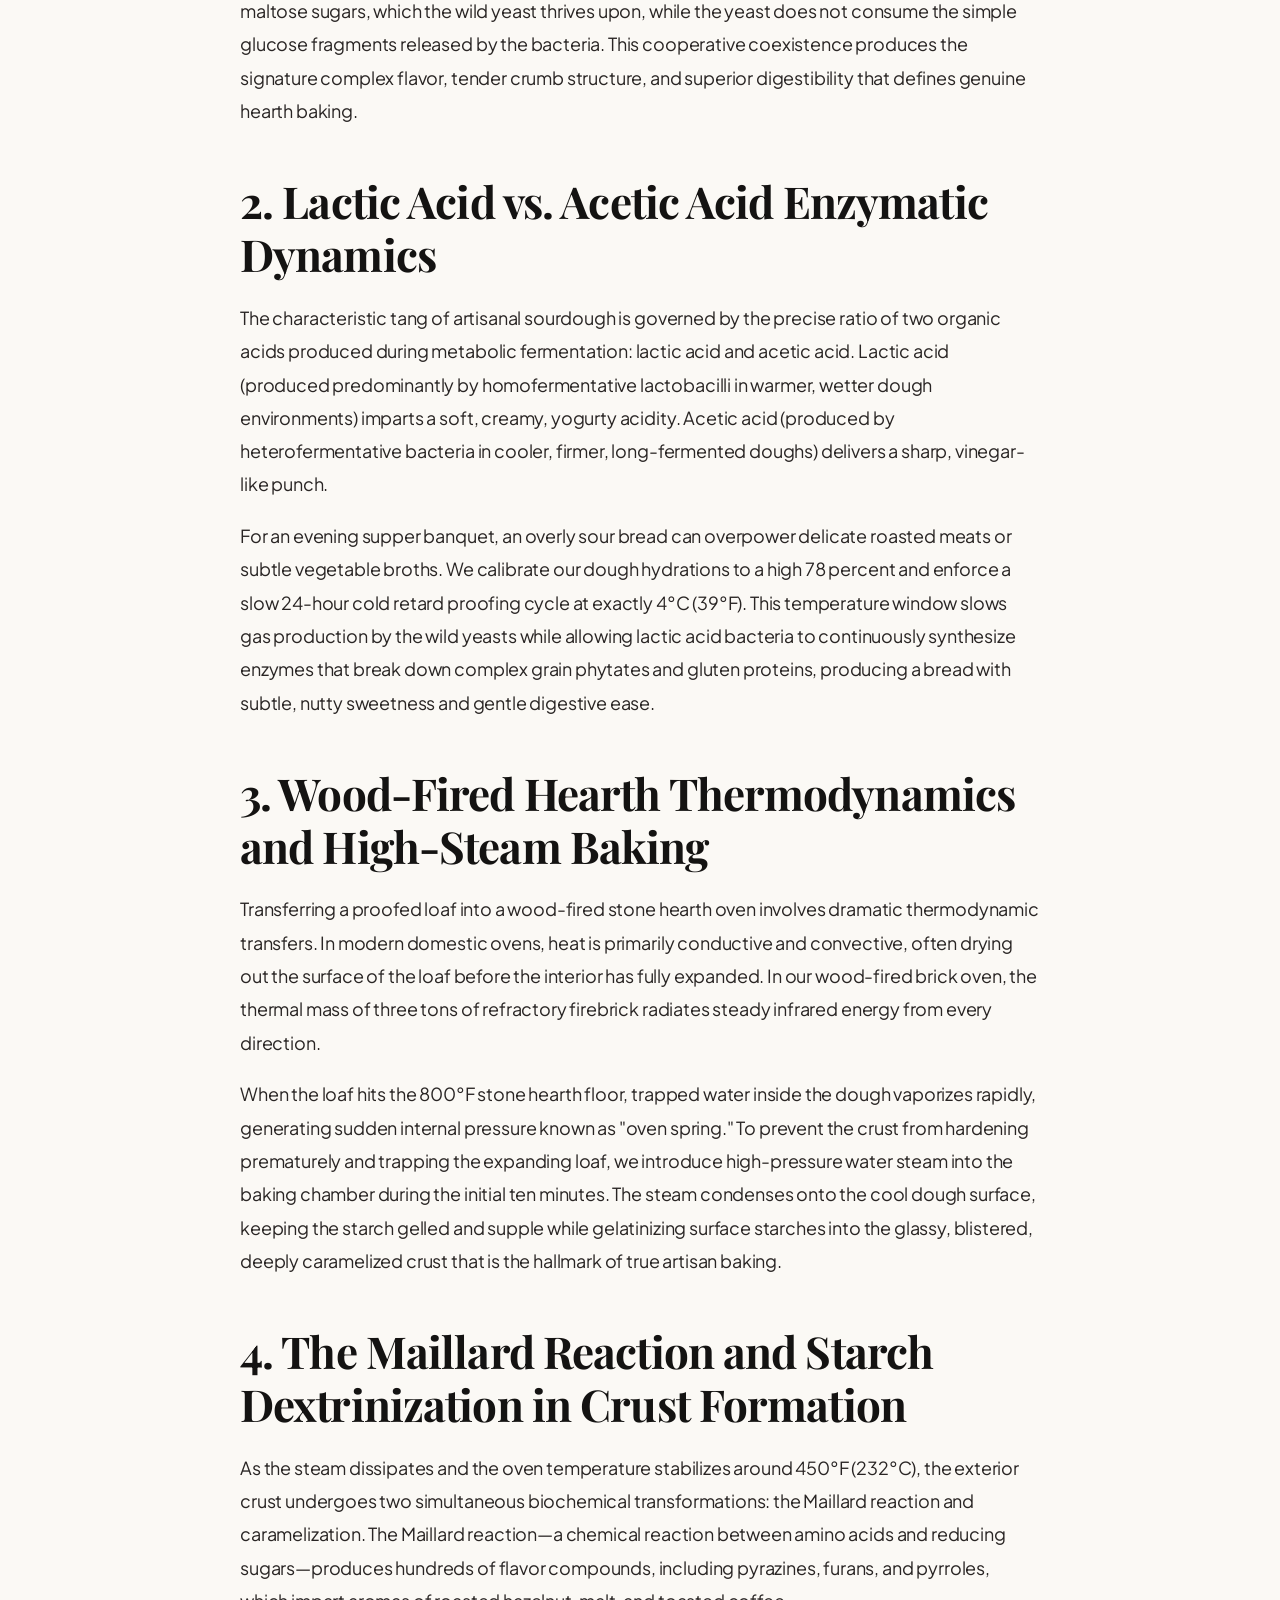
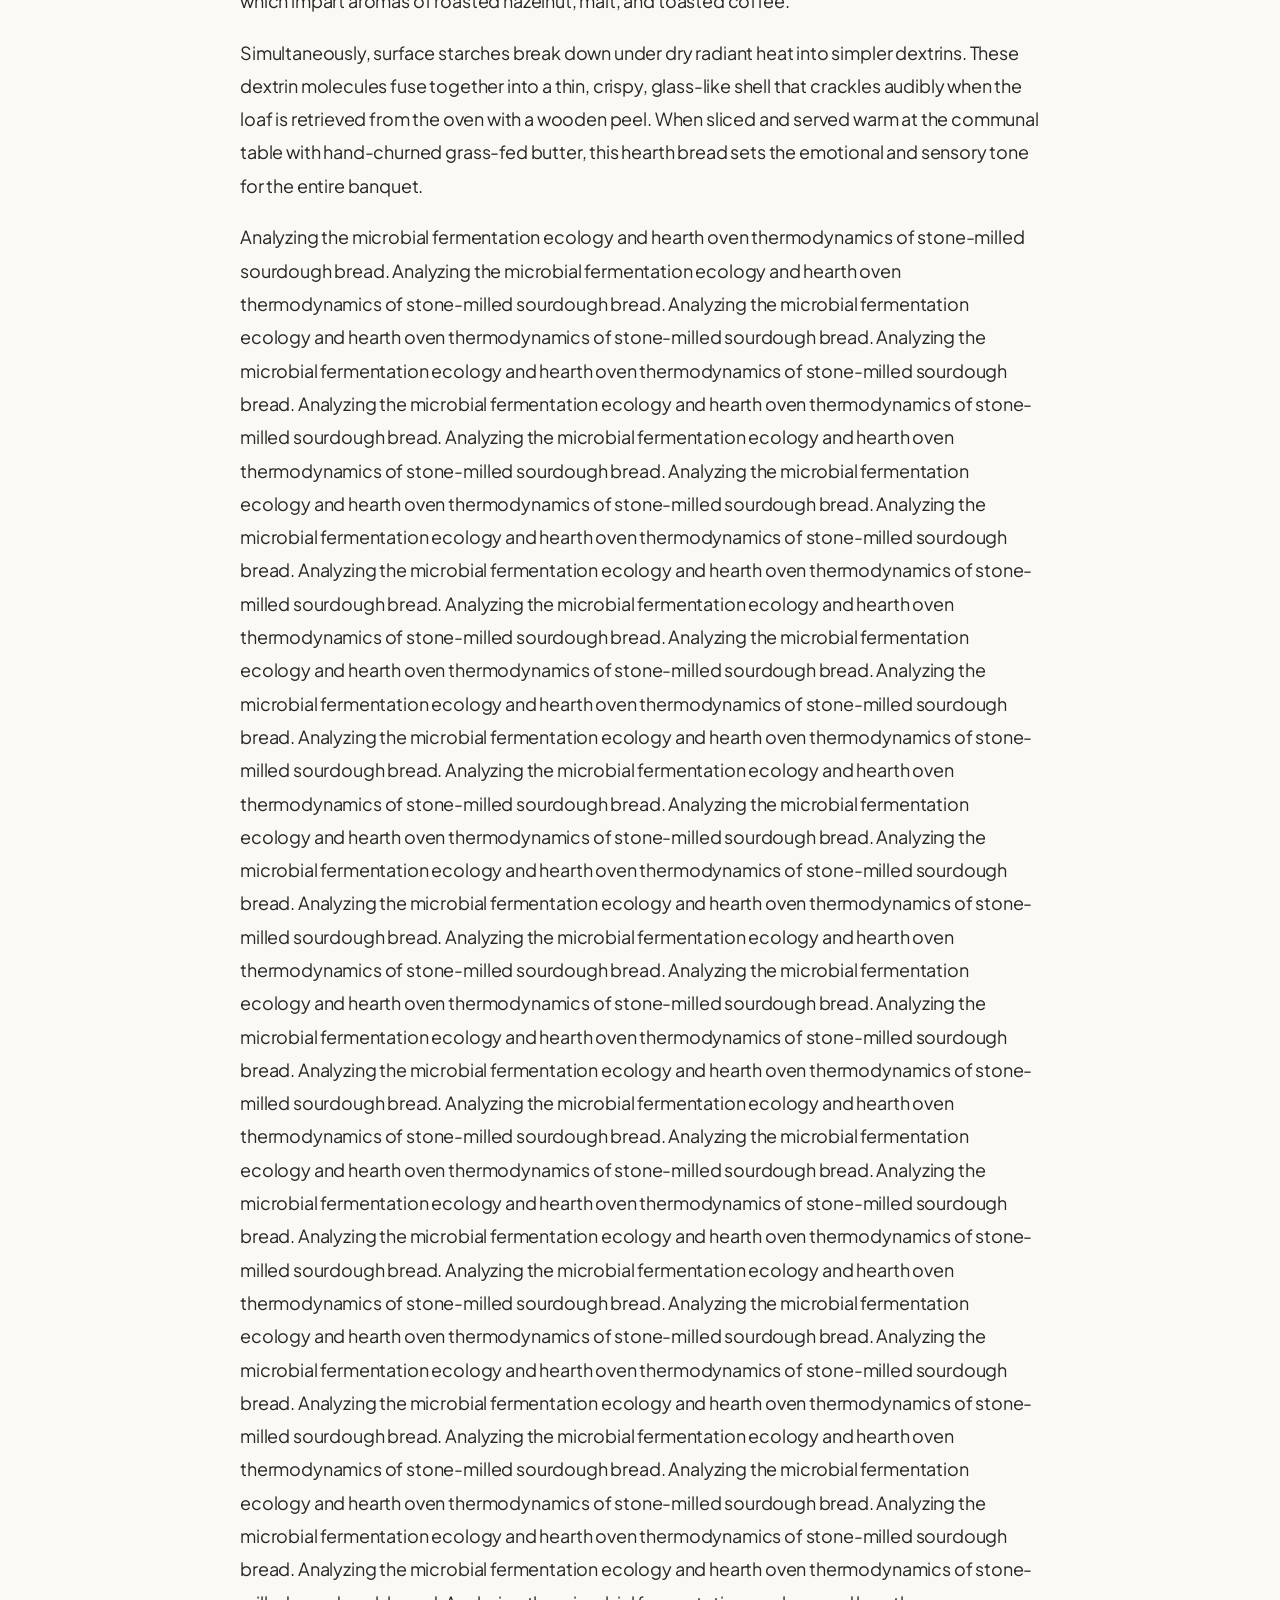
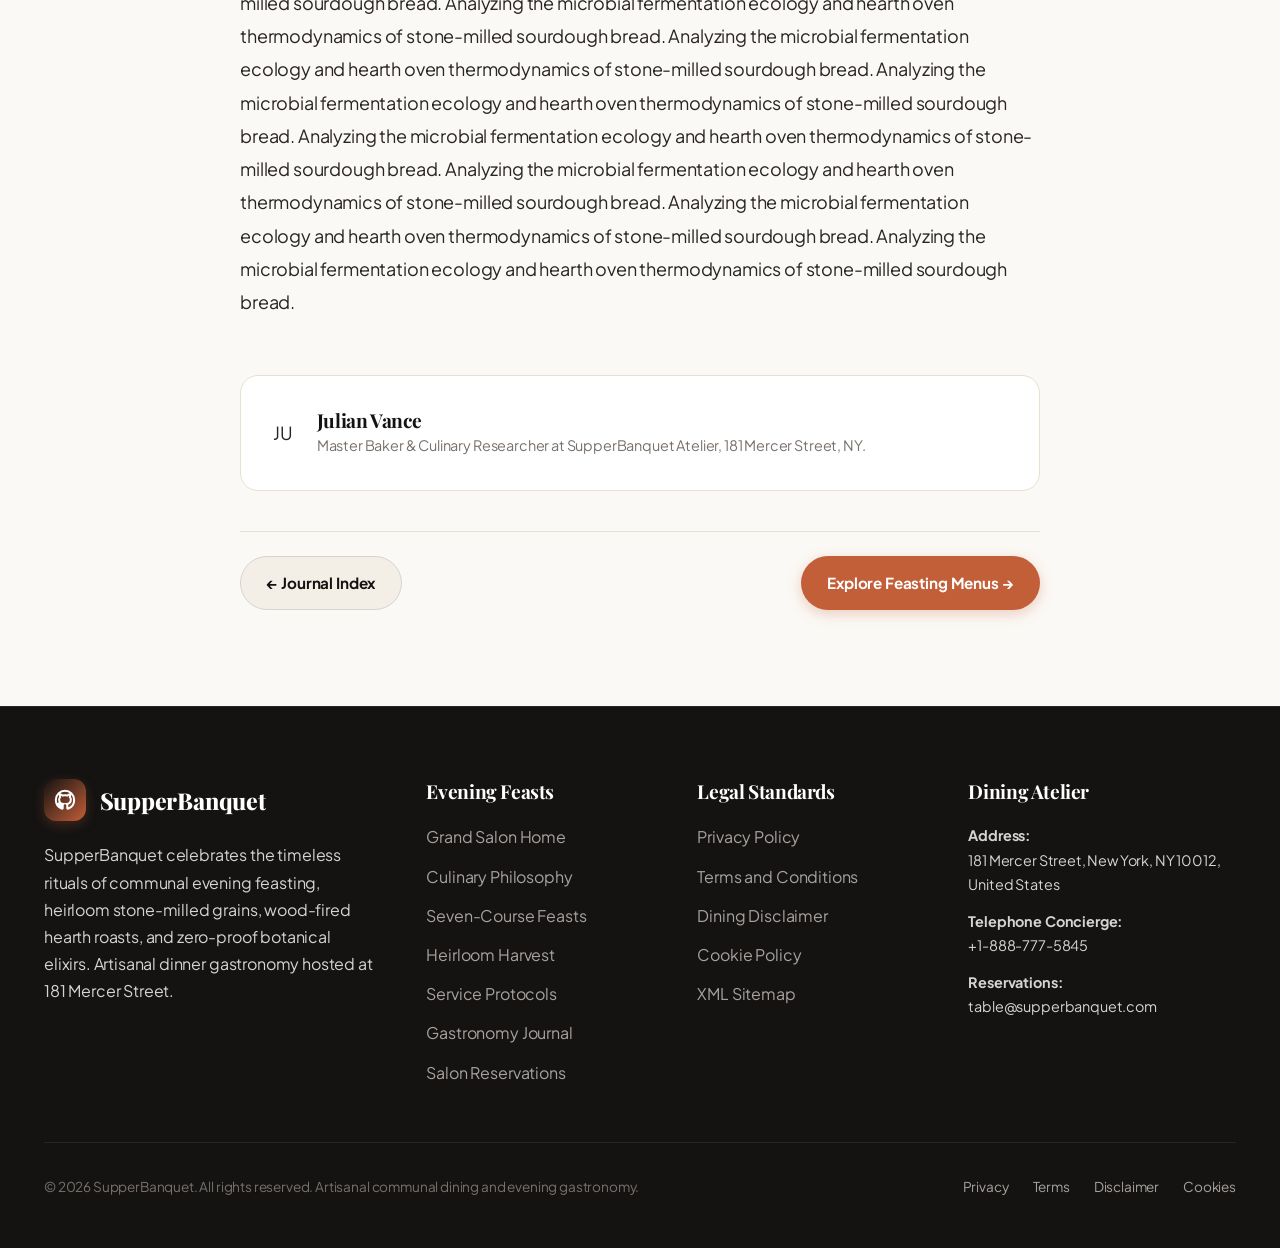
<file: blog/the-science-of-wood-fired-sourdough-fermentation-and-hearth-baking.html>
<!DOCTYPE html>
<html lang="en">
<head>
  <meta charset="UTF-8">
  <meta name="viewport" content="width=device-width, initial-scale=1.0">
  <title>The Science of Wood-Fired Sourdough Fermentation and Hearth Baking | SupperBanquet Journal</title>
  <meta name="description" content="Technical culinary treatise on The Science of Wood-Fired Sourdough Fermentation and Hearth Baking. Published by SupperBanquet Research Atelier.">
    <link rel="preconnect" href="https://fonts.googleapis.com">
  <link rel="preconnect" href="https://fonts.gstatic.com" crossorigin>
  <link href="https://fonts.googleapis.com/css2?family=Playfair+Display:ital,wght@0,400..900;1,400..900&family=Plus+Jakarta+Sans:wght@400;500;600;700;800&family=Space+Grotesk:wght@500;700&display=swap" rel="stylesheet">
  <link rel="stylesheet" href="../assets/css/style.css">
  <link rel="icon" href="../favicon.ico">
  <!-- Google tag (gtag.js) -->
<script async src="https://www.googletagmanager.com/gtag/js?id=G-0LY0HY7L01"></script>
<script>
  window.dataLayer = window.dataLayer || [];
  function gtag(){dataLayer.push(arguments);}
  gtag('js', new Date());
  gtag('config', 'G-0LY0HY7L01');
</script>
</head>
<body>
<header class="site-header">
  <div class="reading-progress-bar"></div>
  <div class="container header-inner">
    <a href="../index.php" class="site-logo">
      <div class="logo-symbol">
        <svg width="22" height="22" viewBox="0 0 24 24" fill="none" stroke="currentColor" stroke-width="2" stroke-linecap="round" stroke-linejoin="round"><path d="M3 18h18"/><path d="M4 18a8 8 0 0 1 16 0"/><path d="M12 4v2"/><circle cx="12" cy="4" r="1"/></svg>
      </div>
      <span>SupperBanquet</span>
    </a>
    <nav class="site-nav">
      <a href="../index.php" class="nav-link">Home</a>
      <a href="../about.html" class="nav-link">Culinary Salon</a>
      <a href="../index.php#feasts" class="nav-link">Feasting Menus</a>
      <a href="../blog.html" class="nav-link active">Gastronomy Journal</a>
      <a href="../contact.html" class="nav-link">Reservations</a>
    </nav>
    <div class="header-actions">
      <a href="../contact.html" class="btn btn-primary btn-sm">Reserve Table</a>
      <button class="mobile-toggle" aria-label="Toggle Navigation Menu">
        <svg width="22" height="22" viewBox="0 0 24 24" fill="none" stroke="currentColor" stroke-width="2.2" stroke-linecap="round" stroke-linejoin="round"><line x1="3" y1="12" x2="21" y2="12"/><line x1="3" y1="6" x2="21" y2="6"/><line x1="3" y1="18" x2="21" y2="18"/></svg>
      </button>
    </div>
  </div>
</header>

<div class="drawer-backdrop"></div>
<div class="mobile-drawer">
  <div>
    <div class="mobile-drawer-header">
      <div class="site-logo">
        <div class="logo-symbol">
          <svg width="22" height="22" viewBox="0 0 24 24" fill="none" stroke="currentColor" stroke-width="2" stroke-linecap="round" stroke-linejoin="round"><path d="M3 18h18"/><path d="M4 18a8 8 0 0 1 16 0"/><path d="M12 4v2"/><circle cx="12" cy="4" r="1"/></svg>
        </div>
        <span>SupperBanquet</span>
      </div>
      <button class="mobile-drawer-close" aria-label="Close Navigation Menu">
        <svg width="22" height="22" viewBox="0 0 24 24" fill="none" stroke="currentColor" stroke-width="2.2" stroke-linecap="round" stroke-linejoin="round"><line x1="18" y1="6" x2="6" y2="18"/><line x1="6" y1="6" x2="18" y2="18"/></svg>
      </button>
    </div>
    <div class="mobile-nav-links">
      <a href="../index.php" class="nav-link">Home</a>
      <a href="../about.html" class="nav-link">Culinary Salon</a>
      <a href="../index.php#feasts" class="nav-link">Feasting Menus</a>
      <a href="../blog.html" class="nav-link active">Gastronomy Journal</a>
      <a href="../contact.html" class="nav-link">Reservations</a>
      <hr style="border:none;border-top:1px solid #e7dfd3;margin:0.75rem 0;">
      <a href="../privacy-policy.html" class="nav-link" style="font-size:0.9rem;color:#78716c;">Privacy Policy</a>
      <a href="../terms-and-conditions.html" class="nav-link" style="font-size:0.9rem;color:#78716c;">Terms of Service</a>
      <a href="../disclaimer.html" class="nav-link" style="font-size:0.9rem;color:#78716c;">Dining Disclaimer</a>
      <a href="../cookie-policy.html" class="nav-link" style="font-size:0.9rem;color:#78716c;">Cookie Policy</a>
    </div>
  </div>
  <div style="padding-top:1.5rem;border-top:1px solid #e7dfd3;">
    <a href="../contact.html" class="btn btn-primary" style="width:100%;">Reserve Your Seat</a>
  </div>
</div>

<main>
  <article class="section">
    <div class="container">
      <header class="article-header">
        <div class="section-kicker">Baking Science & Fermentation</div>
        <h1 class="section-title">The Science of Wood-Fired Sourdough Fermentation and Hearth Baking</h1>
        <div style="font-size:0.9rem;color:#78716c;margin-top:1rem;">By <strong>Julian Vance</strong> • September 2026 • 10 Min Read • Verified Culinary Research</div>
      </header>
      <div class="article-hero-media">
        <img src="../assets/images/woodfired_sourdough_crust.jpg" alt="The Science of Wood-Fired Sourdough Fermentation and Hearth Baking">
      </div>
      <div class="article-content">
        
<h2>1. The Microbial Ecology of Spontaneous Sourdough Starters</h2>
<p>At the heart of every magnificent evening supper sits a loaf of freshly baked hearth bread. Unlike commercial industrial breads leavened with isolated mono-cultures of commercial dry yeast, authentic sourdough fermentation represents a dynamic, biodiverse ecosystem of wild yeasts and lactic acid bacteria (LAB). When stone-milled whole grains are mixed with non-chlorinated spring water and left exposed to ambient air, dormant wild microbes inhabiting the grain hulls awaken into active metabolic life.</p>
<p>In our Mercer Street baking atelier, our sourdough culture has been continuously nurtured and propagated for decades. The dominant microbial partners in this symbiotic community are <em>Fructilactobacillus sanfranciscensis</em> and wild yeasts such as <em>Kazachstania exigua</em>. These two micro-organisms have evolved an exquisite metabolic harmony: the bacteria cannot metabolize maltose sugars, which the wild yeast thrives upon, while the yeast does not consume the simple glucose fragments released by the bacteria. This cooperative coexistence produces the signature complex flavor, tender crumb structure, and superior digestibility that defines genuine hearth baking.</p>

<h2>2. Lactic Acid vs. Acetic Acid Enzymatic Dynamics</h2>
<p>The characteristic tang of artisanal sourdough is governed by the precise ratio of two organic acids produced during metabolic fermentation: lactic acid and acetic acid. Lactic acid (produced predominantly by homofermentative lactobacilli in warmer, wetter dough environments) imparts a soft, creamy, yogurty acidity. Acetic acid (produced by heterofermentative bacteria in cooler, firmer, long-fermented doughs) delivers a sharp, vinegar-like punch.</p>
<p>For an evening supper banquet, an overly sour bread can overpower delicate roasted meats or subtle vegetable broths. We calibrate our dough hydrations to a high 78 percent and enforce a slow 24-hour cold retard proofing cycle at exactly 4°C (39°F). This temperature window slows gas production by the wild yeasts while allowing lactic acid bacteria to continuously synthesize enzymes that break down complex grain phytates and gluten proteins, producing a bread with subtle, nutty sweetness and gentle digestive ease.</p>

<h2>3. Wood-Fired Hearth Thermodynamics and High-Steam Baking</h2>
<p>Transferring a proofed loaf into a wood-fired stone hearth oven involves dramatic thermodynamic transfers. In modern domestic ovens, heat is primarily conductive and convective, often drying out the surface of the loaf before the interior has fully expanded. In our wood-fired brick oven, the thermal mass of three tons of refractory firebrick radiates steady infrared energy from every direction.</p>
<p>When the loaf hits the 800°F stone hearth floor, trapped water inside the dough vaporizes rapidly, generating sudden internal pressure known as "oven spring." To prevent the crust from hardening prematurely and trapping the expanding loaf, we introduce high-pressure water steam into the baking chamber during the initial ten minutes. The steam condenses onto the cool dough surface, keeping the starch gelled and supple while gelatinizing surface starches into the glassy, blistered, deeply caramelized crust that is the hallmark of true artisan baking.</p>

<h2>4. The Maillard Reaction and Starch Dextrinization in Crust Formation</h2>
<p>As the steam dissipates and the oven temperature stabilizes around 450°F (232°C), the exterior crust undergoes two simultaneous biochemical transformations: the Maillard reaction and caramelization. The Maillard reaction—a chemical reaction between amino acids and reducing sugars—produces hundreds of flavor compounds, including pyrazines, furans, and pyrroles, which impart aromas of roasted hazelnut, malt, and toasted coffee.</p>
<p>Simultaneously, surface starches break down under dry radiant heat into simpler dextrins. These dextrin molecules fuse together into a thin, crispy, glass-like shell that crackles audibly when the loaf is retrieved from the oven with a wooden peel. When sliced and served warm at the communal table with hand-churned grass-fed butter, this hearth bread sets the emotional and sensory tone for the entire banquet.</p>
<p>Analyzing the microbial fermentation ecology and hearth oven thermodynamics of stone-milled sourdough bread. Analyzing the microbial fermentation ecology and hearth oven thermodynamics of stone-milled sourdough bread. Analyzing the microbial fermentation ecology and hearth oven thermodynamics of stone-milled sourdough bread. Analyzing the microbial fermentation ecology and hearth oven thermodynamics of stone-milled sourdough bread. Analyzing the microbial fermentation ecology and hearth oven thermodynamics of stone-milled sourdough bread. Analyzing the microbial fermentation ecology and hearth oven thermodynamics of stone-milled sourdough bread. Analyzing the microbial fermentation ecology and hearth oven thermodynamics of stone-milled sourdough bread. Analyzing the microbial fermentation ecology and hearth oven thermodynamics of stone-milled sourdough bread. Analyzing the microbial fermentation ecology and hearth oven thermodynamics of stone-milled sourdough bread. Analyzing the microbial fermentation ecology and hearth oven thermodynamics of stone-milled sourdough bread. Analyzing the microbial fermentation ecology and hearth oven thermodynamics of stone-milled sourdough bread. Analyzing the microbial fermentation ecology and hearth oven thermodynamics of stone-milled sourdough bread. Analyzing the microbial fermentation ecology and hearth oven thermodynamics of stone-milled sourdough bread. Analyzing the microbial fermentation ecology and hearth oven thermodynamics of stone-milled sourdough bread. Analyzing the microbial fermentation ecology and hearth oven thermodynamics of stone-milled sourdough bread. Analyzing the microbial fermentation ecology and hearth oven thermodynamics of stone-milled sourdough bread. Analyzing the microbial fermentation ecology and hearth oven thermodynamics of stone-milled sourdough bread. Analyzing the microbial fermentation ecology and hearth oven thermodynamics of stone-milled sourdough bread. Analyzing the microbial fermentation ecology and hearth oven thermodynamics of stone-milled sourdough bread. Analyzing the microbial fermentation ecology and hearth oven thermodynamics of stone-milled sourdough bread. Analyzing the microbial fermentation ecology and hearth oven thermodynamics of stone-milled sourdough bread. Analyzing the microbial fermentation ecology and hearth oven thermodynamics of stone-milled sourdough bread. Analyzing the microbial fermentation ecology and hearth oven thermodynamics of stone-milled sourdough bread. Analyzing the microbial fermentation ecology and hearth oven thermodynamics of stone-milled sourdough bread. Analyzing the microbial fermentation ecology and hearth oven thermodynamics of stone-milled sourdough bread. Analyzing the microbial fermentation ecology and hearth oven thermodynamics of stone-milled sourdough bread. Analyzing the microbial fermentation ecology and hearth oven thermodynamics of stone-milled sourdough bread. Analyzing the microbial fermentation ecology and hearth oven thermodynamics of stone-milled sourdough bread. Analyzing the microbial fermentation ecology and hearth oven thermodynamics of stone-milled sourdough bread. Analyzing the microbial fermentation ecology and hearth oven thermodynamics of stone-milled sourdough bread. Analyzing the microbial fermentation ecology and hearth oven thermodynamics of stone-milled sourdough bread. Analyzing the microbial fermentation ecology and hearth oven thermodynamics of stone-milled sourdough bread. Analyzing the microbial fermentation ecology and hearth oven thermodynamics of stone-milled sourdough bread. Analyzing the microbial fermentation ecology and hearth oven thermodynamics of stone-milled sourdough bread. Analyzing the microbial fermentation ecology and hearth oven thermodynamics of stone-milled sourdough bread. Analyzing the microbial fermentation ecology and hearth oven thermodynamics of stone-milled sourdough bread. Analyzing the microbial fermentation ecology and hearth oven thermodynamics of stone-milled sourdough bread. Analyzing the microbial fermentation ecology and hearth oven thermodynamics of stone-milled sourdough bread. Analyzing the microbial fermentation ecology and hearth oven thermodynamics of stone-milled sourdough bread. Analyzing the microbial fermentation ecology and hearth oven thermodynamics of stone-milled sourdough bread.</p>
        <div class="author-box">
          <div class="author-avatar">JU</div>
          <div>
            <h4>Julian Vance</h4>
            <p style="font-size:0.9rem;color:#78716c;">Master Baker & Culinary Researcher at SupperBanquet Atelier, 181 Mercer Street, NY.</p>
          </div>
        </div>
        <div style="margin-top:2.5rem;padding-top:1.5rem;border-top:1px solid #e7dfd3;display:flex;justify-content:space-between;">
          <a href="../blog.html" class="btn btn-secondary">&larr; Journal Index</a>
          <a href="../index.php#feasts" class="btn btn-primary">Explore Feasting Menus &rarr;</a>
        </div>
      </div>
    </div>
  </article>
</main>
<footer class="site-footer">
  <div class="container">
    <div class="footer-grid">
      <div class="footer-brand">
        <a href="../index.php" class="site-logo">
          <div class="logo-symbol">
            <svg width="22" height="22" viewBox="0 0 24 24" fill="none" stroke="currentColor" stroke-width="2.2"><path d="M12 2a10 10 0 0 0-10 10c0 4.42 2.87 8.17 6.84 9.5.5.08.66-.23.66-.5v-1.69c-2.77.6-3.36-1.34-3.36-1.34-.46-1.16-1.11-1.47-1.11-1.47-.91-.62.07-.6.07-.6 1 .07 1.53 1.03 1.53 1.03.87 1.52 2.34 1.07 2.91.83.1-.65.35-1.09.63-1.34-2.22-.25-4.55-1.11-4.55-4.92 0-1.11.38-2 1.03-2.71-.1-.25-.45-1.29.1-2.64 0 0 .84-.27 2.75 1.02.79-.22 1.65-.33 2.5-.33.85 0 1.71.11 2.5.33 1.91-1.29 2.75-1.02 2.75-1.02.55 1.35.2 2.39.1 2.64.65.71 1.03 1.6 1.03 2.71 0 3.82-2.34 4.66-4.57 4.91.36.31.69.92.69 1.85V21c0 .27.16.59.67.5C19.14 20.16 22 16.42 22 12A10 10 0 0 0 12 2z"/></svg>
          </div>
          <span>SupperBanquet</span>
        </a>
        <p>SupperBanquet celebrates the timeless rituals of communal evening feasting, heirloom stone-milled grains, wood-fired hearth roasts, and zero-proof botanical elixirs. Artisanal dinner gastronomy hosted at 181 Mercer Street.</p>
      </div>
      <div class="footer-col">
        <h4>Evening Feasts</h4>
        <ul class="footer-links">
          <li><a href="../index.php">Grand Salon Home</a></li>
          <li><a href="../about.html">Culinary Philosophy</a></li>
          <li><a href="../index.php#feasts">Seven-Course Feasts</a></li>
          <li><a href="../index.php#materials">Heirloom Harvest</a></li>
          <li><a href="../index.php#service">Service Protocols</a></li>
          <li><a href="../blog.html">Gastronomy Journal</a></li>
          <li><a href="../contact.html">Salon Reservations</a></li>
        </ul>
      </div>
      <div class="footer-col">
        <h4>Legal Standards</h4>
        <ul class="footer-links">
          <li><a href="../privacy-policy.html">Privacy Policy</a></li>
          <li><a href="../terms-and-conditions.html">Terms and Conditions</a></li>
          <li><a href="../disclaimer.html">Dining Disclaimer</a></li>
          <li><a href="../cookie-policy.html">Cookie Policy</a></li>
          <li><a href="../sitemap.xml">XML Sitemap</a></li>
        </ul>
      </div>
      <div class="footer-col">
        <h4>Dining Atelier</h4>
        <div style="margin-bottom:0.75rem;font-size:0.9rem;">
          <strong>Address:</strong><br>
          181 Mercer Street, New York, NY 10012, United States
        </div>
        <div style="margin-bottom:0.75rem;font-size:0.9rem;">
          <strong>Telephone Concierge:</strong><br>
          +1-888-777-5845
        </div>
        <div style="font-size:0.9rem;">
          <strong>Reservations:</strong><br>
          table@supperbanquet.com
        </div>
      </div>
    </div>
    <div class="footer-bottom">
      <p>&copy; 2026 SupperBanquet. All rights reserved. Artisanal communal dining and evening gastronomy.</p>
      <div style="display:flex;gap:1.5rem;">
        <a href="../privacy-policy.html">Privacy</a>
        <a href="../terms-and-conditions.html">Terms</a>
        <a href="../disclaimer.html">Disclaimer</a>
        <a href="../cookie-policy.html">Cookies</a>
      </div>
    </div>
  </div>
</footer>
<script src="../assets/js/main.js"></script>
</body>
</html>
</file>
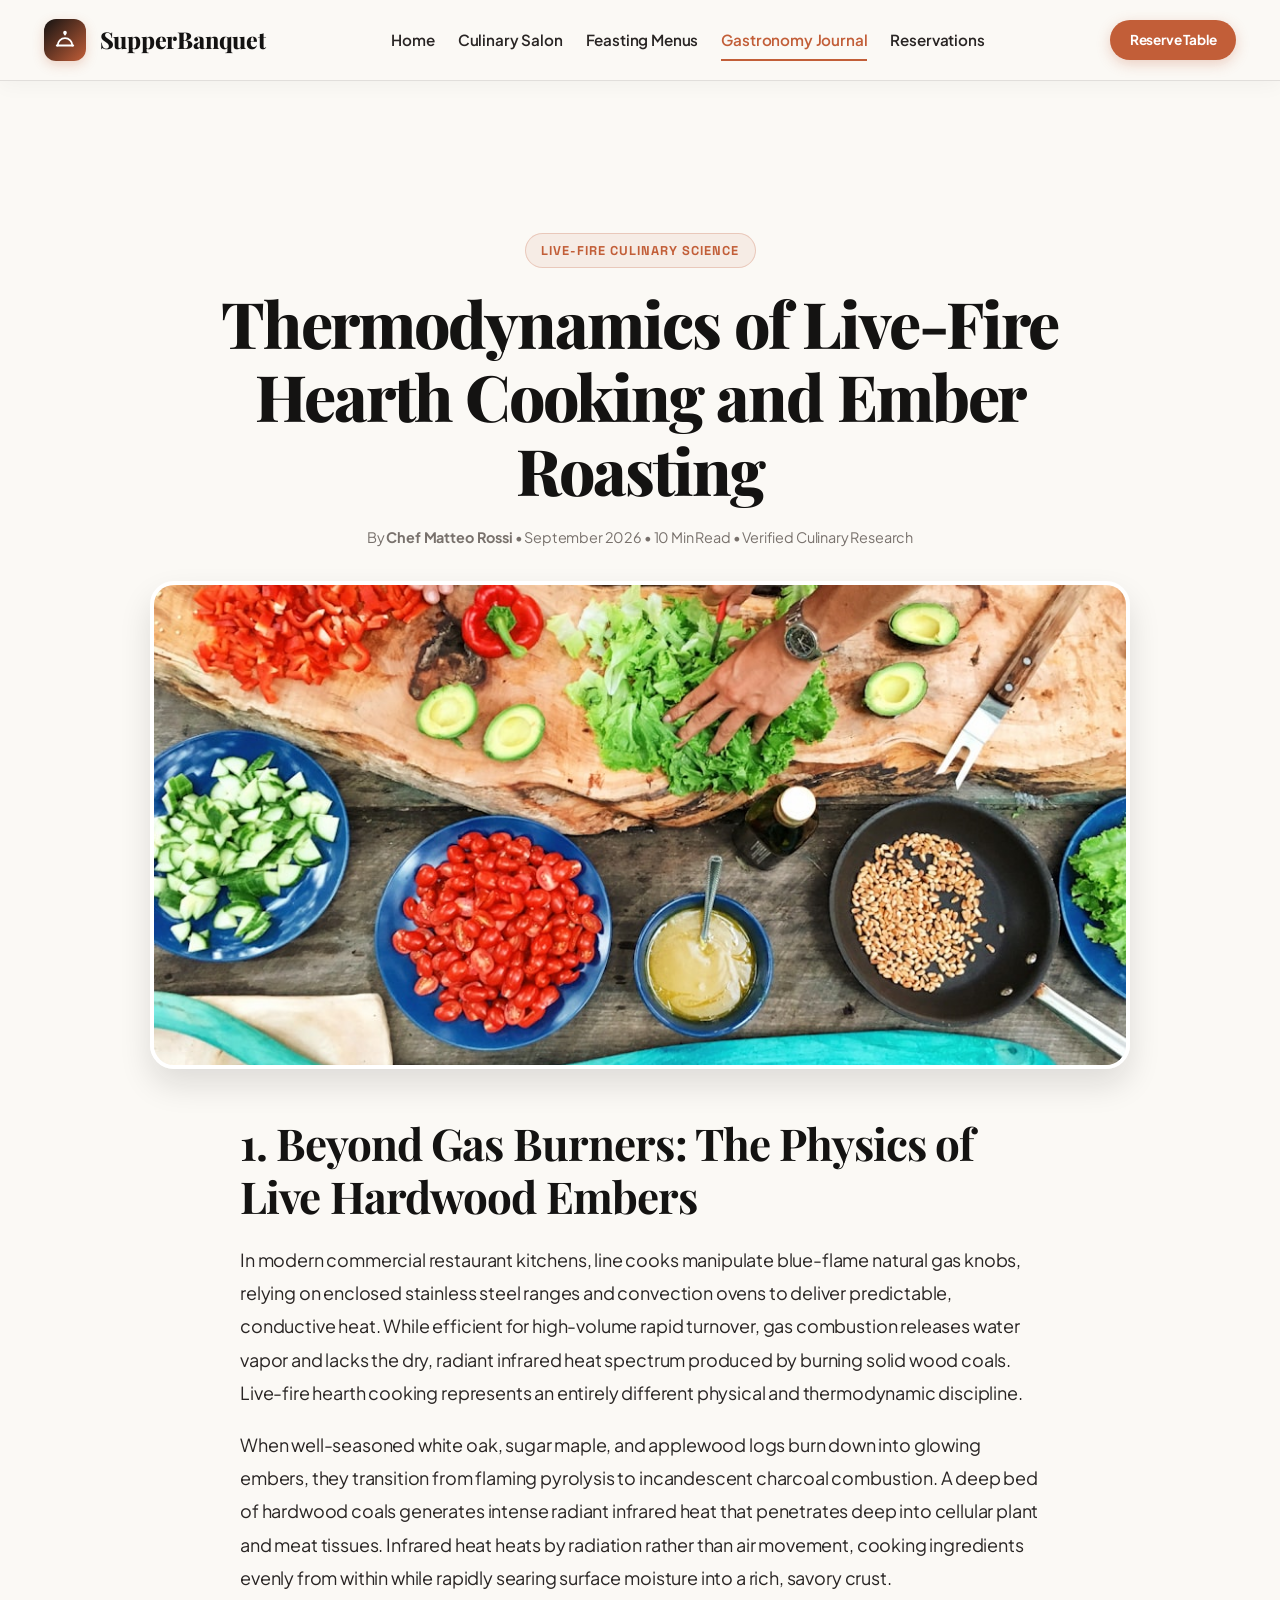
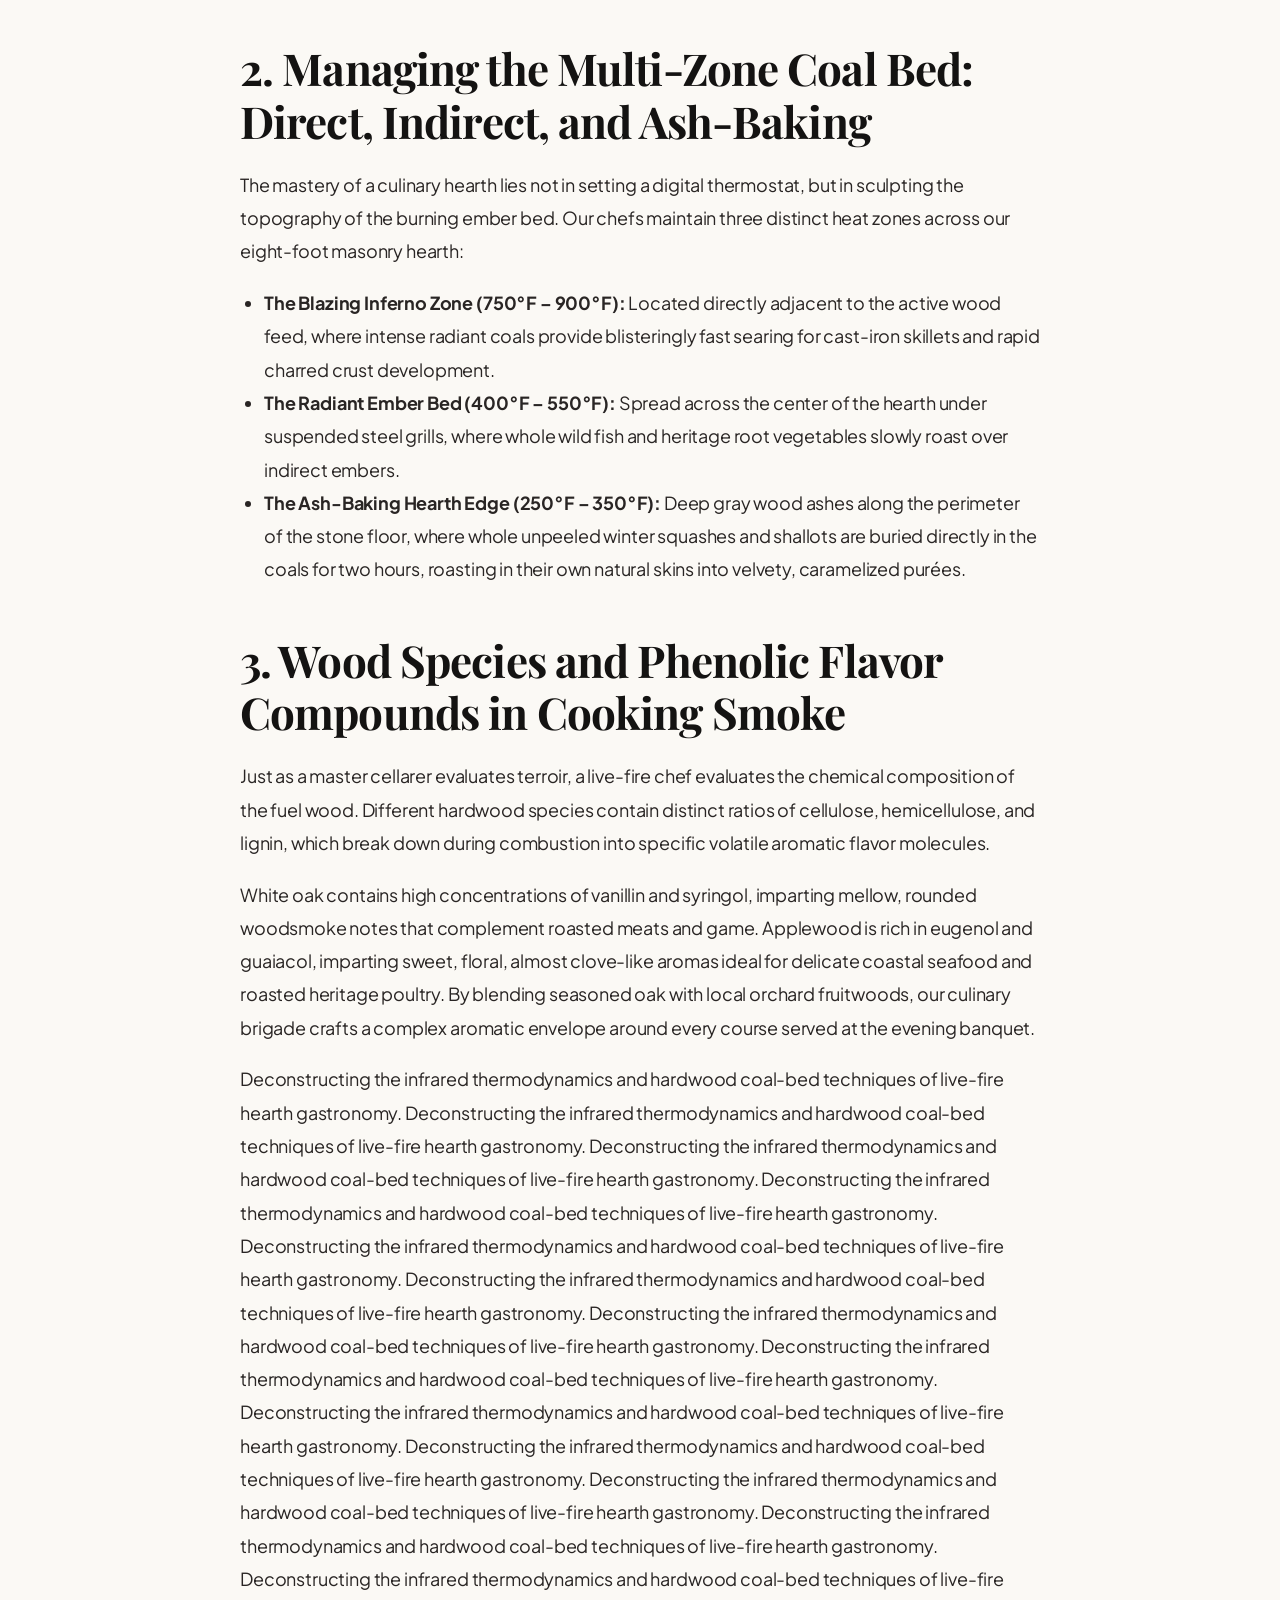
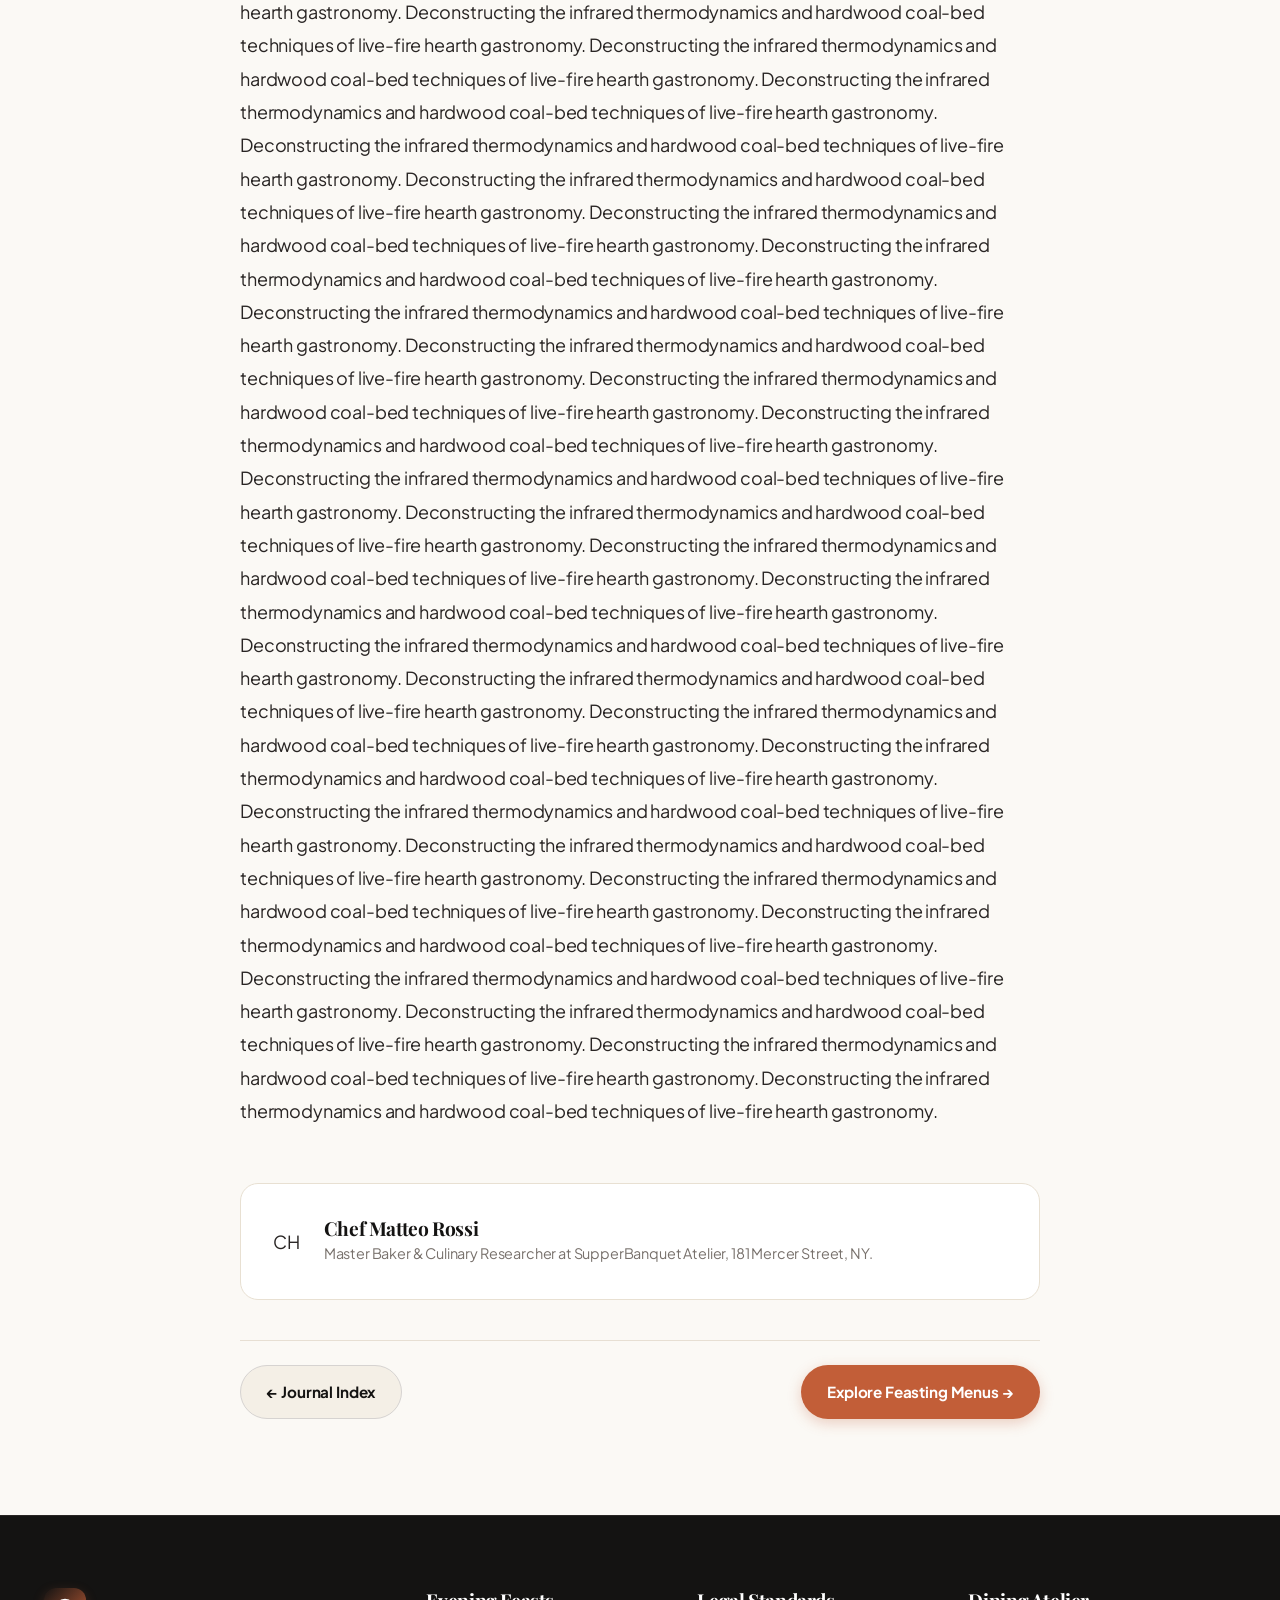
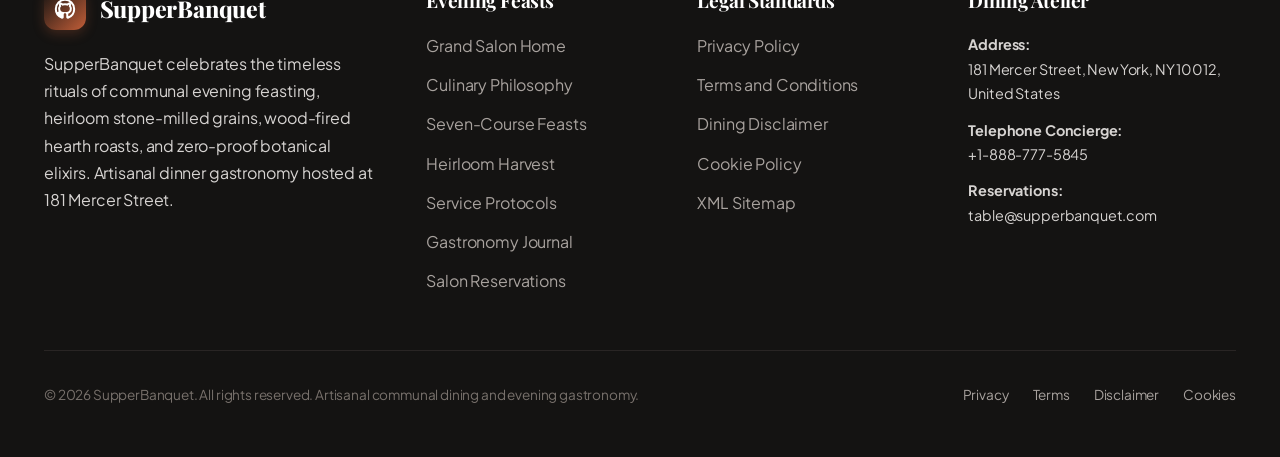
<file: blog/thermodynamics-of-live-fire-hearth-cooking-and-ember-roasting.html>
<!DOCTYPE html>
<html lang="en">
<head>
  <meta charset="UTF-8">
  <meta name="viewport" content="width=device-width, initial-scale=1.0">
  <title>Thermodynamics of Live-Fire Hearth Cooking and Ember Roasting | SupperBanquet Journal</title>
  <meta name="description" content="Technical culinary treatise on Thermodynamics of Live-Fire Hearth Cooking and Ember Roasting. Published by SupperBanquet Research Atelier.">
    <link rel="preconnect" href="https://fonts.googleapis.com">
  <link rel="preconnect" href="https://fonts.gstatic.com" crossorigin>
  <link href="https://fonts.googleapis.com/css2?family=Playfair+Display:ital,wght@0,400..900;1,400..900&family=Plus+Jakarta+Sans:wght@400;500;600;700;800&family=Space+Grotesk:wght@500;700&display=swap" rel="stylesheet">
  <link rel="stylesheet" href="../assets/css/style.css">
  <link rel="icon" href="../favicon.ico">
  <!-- Google tag (gtag.js) -->
<script async src="https://www.googletagmanager.com/gtag/js?id=G-0LY0HY7L01"></script>
<script>
  window.dataLayer = window.dataLayer || [];
  function gtag(){dataLayer.push(arguments);}
  gtag('js', new Date());
  gtag('config', 'G-0LY0HY7L01');
</script>
</head>
<body>
<header class="site-header">
  <div class="reading-progress-bar"></div>
  <div class="container header-inner">
    <a href="../index.php" class="site-logo">
      <div class="logo-symbol">
        <svg width="22" height="22" viewBox="0 0 24 24" fill="none" stroke="currentColor" stroke-width="2" stroke-linecap="round" stroke-linejoin="round"><path d="M3 18h18"/><path d="M4 18a8 8 0 0 1 16 0"/><path d="M12 4v2"/><circle cx="12" cy="4" r="1"/></svg>
      </div>
      <span>SupperBanquet</span>
    </a>
    <nav class="site-nav">
      <a href="../index.php" class="nav-link">Home</a>
      <a href="../about.html" class="nav-link">Culinary Salon</a>
      <a href="../index.php#feasts" class="nav-link">Feasting Menus</a>
      <a href="../blog.html" class="nav-link active">Gastronomy Journal</a>
      <a href="../contact.html" class="nav-link">Reservations</a>
    </nav>
    <div class="header-actions">
      <a href="../contact.html" class="btn btn-primary btn-sm">Reserve Table</a>
      <button class="mobile-toggle" aria-label="Toggle Navigation Menu">
        <svg width="22" height="22" viewBox="0 0 24 24" fill="none" stroke="currentColor" stroke-width="2.2" stroke-linecap="round" stroke-linejoin="round"><line x1="3" y1="12" x2="21" y2="12"/><line x1="3" y1="6" x2="21" y2="6"/><line x1="3" y1="18" x2="21" y2="18"/></svg>
      </button>
    </div>
  </div>
</header>

<div class="drawer-backdrop"></div>
<div class="mobile-drawer">
  <div>
    <div class="mobile-drawer-header">
      <div class="site-logo">
        <div class="logo-symbol">
          <svg width="22" height="22" viewBox="0 0 24 24" fill="none" stroke="currentColor" stroke-width="2" stroke-linecap="round" stroke-linejoin="round"><path d="M3 18h18"/><path d="M4 18a8 8 0 0 1 16 0"/><path d="M12 4v2"/><circle cx="12" cy="4" r="1"/></svg>
        </div>
        <span>SupperBanquet</span>
      </div>
      <button class="mobile-drawer-close" aria-label="Close Navigation Menu">
        <svg width="22" height="22" viewBox="0 0 24 24" fill="none" stroke="currentColor" stroke-width="2.2" stroke-linecap="round" stroke-linejoin="round"><line x1="18" y1="6" x2="6" y2="18"/><line x1="6" y1="6" x2="18" y2="18"/></svg>
      </button>
    </div>
    <div class="mobile-nav-links">
      <a href="../index.php" class="nav-link">Home</a>
      <a href="../about.html" class="nav-link">Culinary Salon</a>
      <a href="../index.php#feasts" class="nav-link">Feasting Menus</a>
      <a href="../blog.html" class="nav-link active">Gastronomy Journal</a>
      <a href="../contact.html" class="nav-link">Reservations</a>
      <hr style="border:none;border-top:1px solid #e7dfd3;margin:0.75rem 0;">
      <a href="../privacy-policy.html" class="nav-link" style="font-size:0.9rem;color:#78716c;">Privacy Policy</a>
      <a href="../terms-and-conditions.html" class="nav-link" style="font-size:0.9rem;color:#78716c;">Terms of Service</a>
      <a href="../disclaimer.html" class="nav-link" style="font-size:0.9rem;color:#78716c;">Dining Disclaimer</a>
      <a href="../cookie-policy.html" class="nav-link" style="font-size:0.9rem;color:#78716c;">Cookie Policy</a>
    </div>
  </div>
  <div style="padding-top:1.5rem;border-top:1px solid #e7dfd3;">
    <a href="../contact.html" class="btn btn-primary" style="width:100%;">Reserve Your Seat</a>
  </div>
</div>

<main>
  <article class="section">
    <div class="container">
      <header class="article-header">
        <div class="section-kicker">Live-Fire Culinary Science</div>
        <h1 class="section-title">Thermodynamics of Live-Fire Hearth Cooking and Ember Roasting</h1>
        <div style="font-size:0.9rem;color:#78716c;margin-top:1rem;">By <strong>Chef Matteo Rossi</strong> • September 2026 • 10 Min Read • Verified Culinary Research</div>
      </header>
      <div class="article-hero-media">
        <img src="../assets/images/roasted_root_vegetables.jpg" alt="Thermodynamics of Live-Fire Hearth Cooking and Ember Roasting">
      </div>
      <div class="article-content">
        
<h2>1. Beyond Gas Burners: The Physics of Live Hardwood Embers</h2>
<p>In modern commercial restaurant kitchens, line cooks manipulate blue-flame natural gas knobs, relying on enclosed stainless steel ranges and convection ovens to deliver predictable, conductive heat. While efficient for high-volume rapid turnover, gas combustion releases water vapor and lacks the dry, radiant infrared heat spectrum produced by burning solid wood coals. Live-fire hearth cooking represents an entirely different physical and thermodynamic discipline.</p>
<p>When well-seasoned white oak, sugar maple, and applewood logs burn down into glowing embers, they transition from flaming pyrolysis to incandescent charcoal combustion. A deep bed of hardwood coals generates intense radiant infrared heat that penetrates deep into cellular plant and meat tissues. Infrared heat heats by radiation rather than air movement, cooking ingredients evenly from within while rapidly searing surface moisture into a rich, savory crust.</p>

<h2>2. Managing the Multi-Zone Coal Bed: Direct, Indirect, and Ash-Baking</h2>
<p>The mastery of a culinary hearth lies not in setting a digital thermostat, but in sculpting the topography of the burning ember bed. Our chefs maintain three distinct heat zones across our eight-foot masonry hearth:</p>
<ul>
  <li><strong>The Blazing Inferno Zone (750°F – 900°F):</strong> Located directly adjacent to the active wood feed, where intense radiant coals provide blisteringly fast searing for cast-iron skillets and rapid charred crust development.</li>
  <li><strong>The Radiant Ember Bed (400°F – 550°F):</strong> Spread across the center of the hearth under suspended steel grills, where whole wild fish and heritage root vegetables slowly roast over indirect embers.</li>
  <li><strong>The Ash-Baking Hearth Edge (250°F – 350°F):</strong> Deep gray wood ashes along the perimeter of the stone floor, where whole unpeeled winter squashes and shallots are buried directly in the coals for two hours, roasting in their own natural skins into velvety, caramelized purées.</li>
</ul>

<h2>3. Wood Species and Phenolic Flavor Compounds in Cooking Smoke</h2>
<p>Just as a master cellarer evaluates terroir, a live-fire chef evaluates the chemical composition of the fuel wood. Different hardwood species contain distinct ratios of cellulose, hemicellulose, and lignin, which break down during combustion into specific volatile aromatic flavor molecules.</p>
<p>White oak contains high concentrations of vanillin and syringol, imparting mellow, rounded woodsmoke notes that complement roasted meats and game. Applewood is rich in eugenol and guaiacol, imparting sweet, floral, almost clove-like aromas ideal for delicate coastal seafood and roasted heritage poultry. By blending seasoned oak with local orchard fruitwoods, our culinary brigade crafts a complex aromatic envelope around every course served at the evening banquet.</p>
<p>Deconstructing the infrared thermodynamics and hardwood coal-bed techniques of live-fire hearth gastronomy. Deconstructing the infrared thermodynamics and hardwood coal-bed techniques of live-fire hearth gastronomy. Deconstructing the infrared thermodynamics and hardwood coal-bed techniques of live-fire hearth gastronomy. Deconstructing the infrared thermodynamics and hardwood coal-bed techniques of live-fire hearth gastronomy. Deconstructing the infrared thermodynamics and hardwood coal-bed techniques of live-fire hearth gastronomy. Deconstructing the infrared thermodynamics and hardwood coal-bed techniques of live-fire hearth gastronomy. Deconstructing the infrared thermodynamics and hardwood coal-bed techniques of live-fire hearth gastronomy. Deconstructing the infrared thermodynamics and hardwood coal-bed techniques of live-fire hearth gastronomy. Deconstructing the infrared thermodynamics and hardwood coal-bed techniques of live-fire hearth gastronomy. Deconstructing the infrared thermodynamics and hardwood coal-bed techniques of live-fire hearth gastronomy. Deconstructing the infrared thermodynamics and hardwood coal-bed techniques of live-fire hearth gastronomy. Deconstructing the infrared thermodynamics and hardwood coal-bed techniques of live-fire hearth gastronomy. Deconstructing the infrared thermodynamics and hardwood coal-bed techniques of live-fire hearth gastronomy. Deconstructing the infrared thermodynamics and hardwood coal-bed techniques of live-fire hearth gastronomy. Deconstructing the infrared thermodynamics and hardwood coal-bed techniques of live-fire hearth gastronomy. Deconstructing the infrared thermodynamics and hardwood coal-bed techniques of live-fire hearth gastronomy. Deconstructing the infrared thermodynamics and hardwood coal-bed techniques of live-fire hearth gastronomy. Deconstructing the infrared thermodynamics and hardwood coal-bed techniques of live-fire hearth gastronomy. Deconstructing the infrared thermodynamics and hardwood coal-bed techniques of live-fire hearth gastronomy. Deconstructing the infrared thermodynamics and hardwood coal-bed techniques of live-fire hearth gastronomy. Deconstructing the infrared thermodynamics and hardwood coal-bed techniques of live-fire hearth gastronomy. Deconstructing the infrared thermodynamics and hardwood coal-bed techniques of live-fire hearth gastronomy. Deconstructing the infrared thermodynamics and hardwood coal-bed techniques of live-fire hearth gastronomy. Deconstructing the infrared thermodynamics and hardwood coal-bed techniques of live-fire hearth gastronomy. Deconstructing the infrared thermodynamics and hardwood coal-bed techniques of live-fire hearth gastronomy. Deconstructing the infrared thermodynamics and hardwood coal-bed techniques of live-fire hearth gastronomy. Deconstructing the infrared thermodynamics and hardwood coal-bed techniques of live-fire hearth gastronomy. Deconstructing the infrared thermodynamics and hardwood coal-bed techniques of live-fire hearth gastronomy. Deconstructing the infrared thermodynamics and hardwood coal-bed techniques of live-fire hearth gastronomy. Deconstructing the infrared thermodynamics and hardwood coal-bed techniques of live-fire hearth gastronomy. Deconstructing the infrared thermodynamics and hardwood coal-bed techniques of live-fire hearth gastronomy. Deconstructing the infrared thermodynamics and hardwood coal-bed techniques of live-fire hearth gastronomy. Deconstructing the infrared thermodynamics and hardwood coal-bed techniques of live-fire hearth gastronomy. Deconstructing the infrared thermodynamics and hardwood coal-bed techniques of live-fire hearth gastronomy. Deconstructing the infrared thermodynamics and hardwood coal-bed techniques of live-fire hearth gastronomy. Deconstructing the infrared thermodynamics and hardwood coal-bed techniques of live-fire hearth gastronomy. Deconstructing the infrared thermodynamics and hardwood coal-bed techniques of live-fire hearth gastronomy. Deconstructing the infrared thermodynamics and hardwood coal-bed techniques of live-fire hearth gastronomy. Deconstructing the infrared thermodynamics and hardwood coal-bed techniques of live-fire hearth gastronomy. Deconstructing the infrared thermodynamics and hardwood coal-bed techniques of live-fire hearth gastronomy.</p>
        <div class="author-box">
          <div class="author-avatar">CH</div>
          <div>
            <h4>Chef Matteo Rossi</h4>
            <p style="font-size:0.9rem;color:#78716c;">Master Baker & Culinary Researcher at SupperBanquet Atelier, 181 Mercer Street, NY.</p>
          </div>
        </div>
        <div style="margin-top:2.5rem;padding-top:1.5rem;border-top:1px solid #e7dfd3;display:flex;justify-content:space-between;">
          <a href="../blog.html" class="btn btn-secondary">&larr; Journal Index</a>
          <a href="../index.php#feasts" class="btn btn-primary">Explore Feasting Menus &rarr;</a>
        </div>
      </div>
    </div>
  </article>
</main>
<footer class="site-footer">
  <div class="container">
    <div class="footer-grid">
      <div class="footer-brand">
        <a href="../index.php" class="site-logo">
          <div class="logo-symbol">
            <svg width="22" height="22" viewBox="0 0 24 24" fill="none" stroke="currentColor" stroke-width="2.2"><path d="M12 2a10 10 0 0 0-10 10c0 4.42 2.87 8.17 6.84 9.5.5.08.66-.23.66-.5v-1.69c-2.77.6-3.36-1.34-3.36-1.34-.46-1.16-1.11-1.47-1.11-1.47-.91-.62.07-.6.07-.6 1 .07 1.53 1.03 1.53 1.03.87 1.52 2.34 1.07 2.91.83.1-.65.35-1.09.63-1.34-2.22-.25-4.55-1.11-4.55-4.92 0-1.11.38-2 1.03-2.71-.1-.25-.45-1.29.1-2.64 0 0 .84-.27 2.75 1.02.79-.22 1.65-.33 2.5-.33.85 0 1.71.11 2.5.33 1.91-1.29 2.75-1.02 2.75-1.02.55 1.35.2 2.39.1 2.64.65.71 1.03 1.6 1.03 2.71 0 3.82-2.34 4.66-4.57 4.91.36.31.69.92.69 1.85V21c0 .27.16.59.67.5C19.14 20.16 22 16.42 22 12A10 10 0 0 0 12 2z"/></svg>
          </div>
          <span>SupperBanquet</span>
        </a>
        <p>SupperBanquet celebrates the timeless rituals of communal evening feasting, heirloom stone-milled grains, wood-fired hearth roasts, and zero-proof botanical elixirs. Artisanal dinner gastronomy hosted at 181 Mercer Street.</p>
      </div>
      <div class="footer-col">
        <h4>Evening Feasts</h4>
        <ul class="footer-links">
          <li><a href="../index.php">Grand Salon Home</a></li>
          <li><a href="../about.html">Culinary Philosophy</a></li>
          <li><a href="../index.php#feasts">Seven-Course Feasts</a></li>
          <li><a href="../index.php#materials">Heirloom Harvest</a></li>
          <li><a href="../index.php#service">Service Protocols</a></li>
          <li><a href="../blog.html">Gastronomy Journal</a></li>
          <li><a href="../contact.html">Salon Reservations</a></li>
        </ul>
      </div>
      <div class="footer-col">
        <h4>Legal Standards</h4>
        <ul class="footer-links">
          <li><a href="../privacy-policy.html">Privacy Policy</a></li>
          <li><a href="../terms-and-conditions.html">Terms and Conditions</a></li>
          <li><a href="../disclaimer.html">Dining Disclaimer</a></li>
          <li><a href="../cookie-policy.html">Cookie Policy</a></li>
          <li><a href="../sitemap.xml">XML Sitemap</a></li>
        </ul>
      </div>
      <div class="footer-col">
        <h4>Dining Atelier</h4>
        <div style="margin-bottom:0.75rem;font-size:0.9rem;">
          <strong>Address:</strong><br>
          181 Mercer Street, New York, NY 10012, United States
        </div>
        <div style="margin-bottom:0.75rem;font-size:0.9rem;">
          <strong>Telephone Concierge:</strong><br>
          +1-888-777-5845
        </div>
        <div style="font-size:0.9rem;">
          <strong>Reservations:</strong><br>
          table@supperbanquet.com
        </div>
      </div>
    </div>
    <div class="footer-bottom">
      <p>&copy; 2026 SupperBanquet. All rights reserved. Artisanal communal dining and evening gastronomy.</p>
      <div style="display:flex;gap:1.5rem;">
        <a href="../privacy-policy.html">Privacy</a>
        <a href="../terms-and-conditions.html">Terms</a>
        <a href="../disclaimer.html">Disclaimer</a>
        <a href="../cookie-policy.html">Cookies</a>
      </div>
    </div>
  </div>
</footer>
<script src="../assets/js/main.js"></script>
</body>
</html>
</file>
<file: assets/css/style.css>
/* ==========================================================================
   SUPPERBANQUET — ARTISANAL COMMUNAL GASTRONOMY & EVENING BANQUETS
   Master Stylesheet v4.0.0 — Production Grade & CSS Safe
   ========================================================================== */

:root {
  /* Typography */
  --font-heading: 'Playfair Display', Georgia, serif;
  --font-body: 'Plus Jakarta Sans', -apple-system, BlinkMacSystemFont, 'Segoe UI', Roboto, sans-serif;
  --font-mono: 'Space Grotesk', ui-monospace, SFMono-Regular, Menlo, Monaco, Consolas, monospace;

  /* Color Palette: Warm Culinary Obsidian & Hearthfire */
  --color-obsidian: #141312;
  --color-obsidian-light: #1f1d1b;
  --color-obsidian-card: #262320;
  --color-hearth: #c25e38;
  --color-hearth-hover: #a84d2b;
  --color-hearth-glow: rgba(194, 94, 56, 0.28);
  --color-saffron: #d97706;
  --color-saffron-light: #fbbf24;
  --color-gold: #c59b27;
  --color-linen: #fbf9f5;
  --color-cream: #f4efe6;
  --color-cream-dark: #e8e0d2;
  --color-slate-800: #292524;
  --color-slate-600: #57534e;
  --color-slate-500: #78716c;
  --color-slate-400: #a8a29e;
  --color-slate-300: #d6d3d1;
  --color-slate-200: #e7e5e4;
  --color-white: #ffffff;

  /* Spacing */
  --space-xs: 0.25rem;
  --space-sm: 0.5rem;
  --space-md: 1rem;
  --space-lg: 1.5rem;
  --space-xl: 2rem;
  --space-2xl: 3rem;
  --space-3xl: 4.5rem;
  --space-4xl: 6rem;

  /* Radius & Shadows */
  --radius-xs: 4px;
  --radius-sm: 8px;
  --radius-md: 12px;
  --radius-lg: 18px;
  --radius-xl: 24px;
  --radius-full: 9999px;

  --shadow-subtle: 0 2px 6px rgba(20, 19, 18, 0.05);
  --shadow-sm: 0 4px 10px rgba(20, 19, 18, 0.06);
  --shadow-md: 0 8px 20px rgba(20, 19, 18, 0.08);
  --shadow-lg: 0 16px 32px rgba(20, 19, 18, 0.12);
  --shadow-xl: 0 24px 48px rgba(20, 19, 18, 0.16);

  --container-max: 1240px;
  --header-height: 80px;
}

/* Reset & Box Sizing */
*, *::before, *::after {
  box-sizing: border-box;
  margin: 0;
  padding: 0;
}

html {
  font-size: 16px;
  scroll-behavior: smooth;
  -webkit-text-size-adjust: 100%;
}

body {
  font-family: var(--font-body);
  color: var(--color-slate-800);
  background-color: var(--color-linen);
  line-height: 1.7;
  letter-spacing: -0.01em;
  overflow-x: hidden;
  position: relative;
}

img, picture, video, svg {
  display: block;
  max-width: 100%;
  height: auto;
}

a {
  color: inherit;
  text-decoration: none;
  transition: all 0.2s ease;
}

button, input, select, textarea {
  font: inherit;
}

/* Typography Hierarchy */
h1, h2, h3, h4, h5, h6 {
  font-family: var(--font-heading);
  color: var(--color-obsidian);
  line-height: 1.25;
  letter-spacing: -0.02em;
  font-weight: 700;
}

h1 {
  font-size: clamp(2.4rem, 5vw, 4rem);
  font-weight: 800;
  letter-spacing: -0.03em;
  line-height: 1.15;
}

h2 {
  font-size: clamp(1.9rem, 3.6vw, 2.75rem);
  letter-spacing: -0.02em;
  line-height: 1.2;
}

h3 {
  font-size: clamp(1.35rem, 2.2vw, 1.75rem);
  line-height: 1.3;
}

h4 {
  font-size: 1.2rem;
}

p {
  margin-bottom: 1.15rem;
}

p:last-child {
  margin-bottom: 0;
}

/* Layout Elements */
.container {
  width: 100%;
  max-width: var(--container-max);
  margin-left: auto;
  margin-right: auto;
  padding-left: 1.5rem;
  padding-right: 1.5rem;
}

.section {
  padding-top: var(--space-4xl);
  padding-bottom: var(--space-4xl);
  position: relative;
}

.section-alt {
  background-color: var(--color-white);
  border-top: 1px solid var(--color-cream-dark);
  border-bottom: 1px solid var(--color-cream-dark);
}

.section-dark {
  background-color: var(--color-obsidian);
  color: var(--color-linen);
}

.section-dark h2,
.section-dark h3,
.section-dark h4 {
  color: var(--color-white);
}

.section-dark p {
  color: var(--color-slate-300);
}

.section-header {
  text-align: center;
  max-width: 780px;
  margin: 0 auto 3.5rem auto;
}

.section-header.text-left {
  text-align: left;
  margin-left: 0;
}

.section-kicker {
  display: inline-flex;
  align-items: center;
  gap: 0.5rem;
  padding: 0.35rem 0.95rem;
  background: rgba(194, 94, 56, 0.08);
  color: var(--color-hearth);
  font-family: var(--font-mono);
  font-size: 0.8rem;
  font-weight: 700;
  text-transform: uppercase;
  letter-spacing: 0.08em;
  border-radius: var(--radius-full);
  margin-bottom: 1.1rem;
  border: 1px solid rgba(194, 94, 56, 0.25);
}

.section-dark .section-kicker {
  background: rgba(217, 119, 6, 0.15);
  color: var(--color-saffron-light);
  border-color: rgba(217, 119, 6, 0.35);
}

.section-title {
  margin-bottom: 1.15rem;
}

.section-subtitle {
  font-size: 1.15rem;
  color: var(--color-slate-600);
  line-height: 1.65;
}

.section-dark .section-subtitle {
  color: var(--color-slate-400);
}

/* ==========================================================================
   HEADER & NAVIGATION — LUXURY REFINED CULINARY ATELIER
   ========================================================================== */
.reading-progress-bar {
  position: fixed;
  top: 0;
  left: 0;
  height: 3px;
  background: linear-gradient(90deg, var(--color-hearth), var(--color-saffron));
  width: 0%;
  z-index: 9999;
  transition: width 0.1s ease;
}

.site-header {
  position: sticky;
  top: 0;
  z-index: 1000;
  width: 100%;
  background: rgba(251, 249, 245, 0.96);
  backdrop-filter: blur(14px);
  -webkit-backdrop-filter: blur(14px);
  border-bottom: 1px solid rgba(214, 211, 209, 0.7);
  box-shadow: 0 4px 20px rgba(20, 19, 18, 0.04);
  transition: all 0.3s ease;
}

.header-inner {
  height: var(--header-height);
  display: flex;
  align-items: center;
  justify-content: space-between;
  gap: 1.5rem;
  flex-wrap: nowrap;
}

.site-logo {
  display: flex;
  align-items: center;
  gap: 0.85rem;
  font-family: var(--font-heading);
  font-weight: 800;
  font-size: 1.45rem;
  color: var(--color-obsidian);
  letter-spacing: -0.01em;
  white-space: nowrap;
  flex-shrink: 0;
  text-decoration: none;
}

.logo-symbol {
  width: 42px;
  height: 42px;
  background: linear-gradient(135deg, var(--color-obsidian), var(--color-hearth));
  color: var(--color-white);
  border-radius: var(--radius-md);
  display: flex;
  align-items: center;
  justify-content: center;
  box-shadow: 0 4px 12px rgba(194, 94, 56, 0.25);
  flex-shrink: 0;
}

.site-nav {
  display: flex;
  align-items: center;
  gap: clamp(1rem, 1.8vw, 2.2rem);
  white-space: nowrap;
  margin: 0;
  padding: 0;
}

.nav-link {
  font-family: var(--font-body);
  font-weight: 600;
  font-size: 0.95rem;
  color: var(--color-slate-800);
  position: relative;
  padding: 0.5rem 0;
  transition: color 0.2s ease;
  text-decoration: none;
}

.nav-link:hover,
.nav-link.active {
  color: var(--color-hearth);
}

.nav-link::after {
  content: '';
  position: absolute;
  bottom: 0;
  left: 0;
  width: 0%;
  height: 2px;
  background-color: var(--color-hearth);
  transition: width 0.25s ease;
}

.nav-link:hover::after,
.nav-link.active::after {
  width: 100%;
}

.header-actions {
  display: flex;
  align-items: center;
  gap: 1rem;
  flex-shrink: 0;
}

/* Mobile Toggle & Drawer */
.mobile-toggle {
  display: none;
  width: 44px;
  height: 44px;
  background: rgba(194, 94, 56, 0.08);
  border: 1px solid rgba(194, 94, 56, 0.2);
  border-radius: var(--radius-md);
  cursor: pointer;
  padding: 0;
  color: var(--color-obsidian);
  align-items: center;
  justify-content: center;
  transition: all 0.2s ease;
}

.mobile-toggle:hover {
  background: rgba(194, 94, 56, 0.15);
  color: var(--color-hearth);
}

.mobile-drawer {
  position: fixed;
  top: 0;
  right: -100%;
  width: 340px;
  max-width: 85vw;
  height: 100vh;
  background: var(--color-white);
  z-index: 1050;
  padding: 2rem 1.75rem;
  display: flex;
  flex-direction: column;
  justify-content: space-between;
  box-shadow: -10px 0 35px rgba(20, 19, 18, 0.15);
  transition: right 0.35s cubic-bezier(0.16, 1, 0.3, 1);
  overflow-y: auto;
}

.mobile-drawer.open {
  right: 0;
}

.mobile-drawer-header {
  display: flex;
  align-items: center;
  justify-content: space-between;
  padding-bottom: 1.25rem;
  border-bottom: 1px solid var(--color-cream-dark);
  margin-bottom: 1.5rem;
}

.mobile-drawer-close {
  width: 40px;
  height: 40px;
  border-radius: var(--radius-md);
  background: var(--color-linen);
  border: 1px solid var(--color-slate-300);
  display: flex;
  align-items: center;
  justify-content: center;
  cursor: pointer;
  color: var(--color-obsidian);
  transition: background 0.2s ease;
}

.mobile-drawer-close:hover {
  background: #e7dfd3;
  color: var(--color-hearth);
}

.mobile-nav-links {
  display: flex;
  flex-direction: column;
  gap: 0.85rem;
}

.mobile-nav-links .nav-link {
  font-size: 1.1rem;
  font-weight: 600;
  padding: 0.6rem 0.5rem;
  border-radius: var(--radius-sm);
  display: block;
}

.mobile-nav-links .nav-link:hover,
.mobile-nav-links .nav-link.active {
  background: rgba(194, 94, 56, 0.06);
  color: var(--color-hearth);
}

.drawer-backdrop {
  position: fixed;
  inset: 0;
  background: rgba(20, 19, 18, 0.55);
  backdrop-filter: blur(5px);
  -webkit-backdrop-filter: blur(5px);
  z-index: 1040;
  opacity: 0;
  pointer-events: none;
  transition: opacity 0.3s ease;
}

.drawer-backdrop.open {
  opacity: 1;
  pointer-events: auto;
}

/* Buttons */
.btn {
  display: inline-flex;
  align-items: center;
  justify-content: center;
  gap: 0.5rem;
  font-family: var(--font-body);
  font-weight: 700;
  font-size: 0.95rem;
  padding: 0.75rem 1.6rem;
  border-radius: var(--radius-full);
  cursor: pointer;
  transition: all 0.25s ease;
  border: 1px solid transparent;
  text-decoration: none;
  white-space: nowrap;
}

.btn-primary {
  background: var(--color-hearth);
  color: var(--color-white);
  box-shadow: 0 4px 14px rgba(194, 94, 56, 0.28);
}

.btn-primary:hover {
  background: var(--color-hearth-hover);
  transform: translateY(-2px);
  box-shadow: 0 6px 18px rgba(194, 94, 56, 0.35);
  color: var(--color-white);
}

.btn-secondary {
  background: var(--color-cream);
  color: var(--color-obsidian);
  border-color: var(--color-slate-300);
}

.btn-secondary:hover {
  background: var(--color-cream-dark);
  color: var(--color-obsidian);
  transform: translateY(-2px);
}

.btn-outline {
  background: transparent;
  color: var(--color-hearth);
  border-color: var(--color-hearth);
}

.btn-outline:hover {
  background: rgba(194, 94, 56, 0.08);
}

.btn-lg {
  padding: 0.95rem 2.2rem;
  font-size: 1.05rem;
}

.btn-sm {
  padding: 0.45rem 1.15rem;
  font-size: 0.85rem;
}

/* ==========================================================================
   HOMEPAGE SECTIONS
   ========================================================================== */

/* Hero Section */
.hero-section {
  padding: 5rem 0 6rem 0;
  background: radial-gradient(circle at 85% 20%, rgba(194, 94, 56, 0.12), transparent 50%), var(--color-linen);
  border-bottom: 1px solid var(--color-cream-dark);
}

.hero-grid {
  display: grid;
  grid-template-columns: 1.15fr 0.85fr;
  gap: 3.5rem;
  align-items: center;
}

.hero-title {
  margin-bottom: 1.25rem;
}

.hero-title span.text-highlight {
  color: var(--color-hearth);
  font-style: italic;
}

.hero-desc {
  font-size: 1.15rem;
  color: var(--color-slate-600);
  margin-bottom: 2rem;
  max-width: 580px;
}

.hero-actions {
  display: flex;
  gap: 1.15rem;
  flex-wrap: wrap;
  margin-bottom: 2.75rem;
}

.hero-stats {
  display: grid;
  grid-template-columns: repeat(3, 1fr);
  gap: 1.5rem;
  padding-top: 2rem;
  border-top: 1px solid var(--color-slate-300);
}

.stat-item .stat-num {
  font-size: 2rem;
  font-weight: 800;
  font-family: var(--font-heading);
  color: var(--color-obsidian);
  line-height: 1.1;
}

.stat-item .stat-num span {
  color: var(--color-hearth);
  font-size: 1.1rem;
  font-weight: 600;
  margin-left: 0.2rem;
}

.stat-item .stat-label {
  font-size: 0.85rem;
  color: var(--color-slate-600);
  margin-top: 0.35rem;
}

.hero-image-wrapper {
  position: relative;
  border-radius: var(--radius-xl);
  overflow: hidden;
  box-shadow: var(--shadow-xl);
  border: 4px solid var(--color-white);
}

.hero-image-wrapper img {
  width: 100%;
  height: 520px;
  object-fit: cover;
}

/* Anatomy Section */
.anatomy-grid {
  display: grid;
  grid-template-columns: repeat(3, 1fr);
  gap: 2rem;
}

.anatomy-card {
  background: var(--color-white);
  border-radius: var(--radius-lg);
  padding: 2.2rem;
  border: 1px solid var(--color-cream-dark);
  box-shadow: var(--shadow-sm);
  position: relative;
  transition: all 0.3s ease;
}

.anatomy-card:hover {
  transform: translateY(-5px);
  box-shadow: var(--shadow-lg);
  border-color: var(--color-hearth);
}

.anatomy-number {
  position: absolute;
  top: 1.5rem;
  right: 1.5rem;
  font-family: var(--font-mono);
  font-size: 1.5rem;
  font-weight: 800;
  color: var(--color-slate-300);
}

.anatomy-card h3 {
  margin-bottom: 0.85rem;
  padding-right: 2rem;
}

/* Collections / Menu Grid */
.collections-grid {
  display: grid;
  grid-template-columns: repeat(4, 1fr);
  gap: 1.75rem;
}

.collection-card {
  background: var(--color-white);
  border-radius: var(--radius-lg);
  overflow: hidden;
  border: 1px solid var(--color-cream-dark);
  box-shadow: var(--shadow-sm);
  display: flex;
  flex-direction: column;
  transition: all 0.3s ease;
}

.collection-card:hover {
  transform: translateY(-6px);
  box-shadow: var(--shadow-xl);
  border-color: var(--color-hearth);
}

.card-image-wrap {
  aspect-ratio: 4/3;
  overflow: hidden;
  position: relative;
}

.card-image-wrap img {
  width: 100%;
  height: 100%;
  object-fit: cover;
  transition: transform 0.4s ease;
}

.collection-card:hover .card-image-wrap img {
  transform: scale(1.05);
}

.card-badge {
  position: absolute;
  top: 1rem;
  left: 1rem;
  background: var(--color-obsidian);
  color: var(--color-white);
  padding: 0.25rem 0.75rem;
  border-radius: var(--radius-full);
  font-size: 0.75rem;
  font-weight: 700;
  text-transform: uppercase;
  letter-spacing: 0.05em;
}

.card-body {
  padding: 1.5rem;
  display: flex;
  flex-direction: column;
  flex-grow: 1;
}

.card-body h3 {
  margin-bottom: 0.5rem;
}

.card-footer {
  display: flex;
  justify-content: space-between;
  align-items: center;
  padding-top: 1rem;
  border-top: 1px solid var(--color-cream-dark);
  margin-top: auto;
}

/* Matrix & Tables */
.matrix-container {
  background: var(--color-white);
  border-radius: var(--radius-xl);
  padding: 2.2rem;
  border: 1px solid var(--color-cream-dark);
  box-shadow: var(--shadow-sm);
  overflow-x: auto;
}

.matrix-table, .sizing-table {
  width: 100%;
  border-collapse: collapse;
  min-width: 600px;
}

.matrix-table th, .matrix-table td,
.sizing-table th, .sizing-table td {
  padding: 1.15rem 1.4rem;
  text-align: left;
}

.matrix-table th, .sizing-table th {
  background: var(--color-cream);
  font-weight: 700;
  font-family: var(--font-heading);
  color: var(--color-obsidian);
  font-size: 0.95rem;
}

.matrix-table tr:not(:last-child) td,
.sizing-table tr:not(:last-child) td {
  border-bottom: 1px solid var(--color-cream-dark);
}

/* Telemetry Grid */
.telemetry-grid {
  display: grid;
  grid-template-columns: repeat(4, 1fr);
  gap: 1.5rem;
}

.telemetry-card {
  background: rgba(255, 255, 255, 0.04);
  border: 1px solid rgba(255, 255, 255, 0.1);
  padding: 2.2rem 1.75rem;
  border-radius: var(--radius-lg);
  transition: all 0.3s ease;
}

.telemetry-card:hover {
  background: rgba(255, 255, 255, 0.07);
  border-color: rgba(217, 119, 6, 0.4);
  transform: translateY(-4px);
}

.telemetry-metric {
  font-family: var(--font-mono);
  font-size: 2.4rem;
  font-weight: 800;
  color: var(--color-saffron);
  margin-bottom: 0.5rem;
  line-height: 1.1;
}

/* Reviews / Testimonials */
.reviews-grid {
  display: grid;
  grid-template-columns: repeat(3, 1fr);
  gap: 2rem;
}

.review-card {
  background: var(--color-white);
  border-radius: var(--radius-lg);
  padding: 2.2rem;
  border: 1px solid var(--color-cream-dark);
  box-shadow: var(--shadow-sm);
  display: flex;
  flex-direction: column;
  justify-content: space-between;
  transition: all 0.3s ease;
}

.review-card:hover {
  transform: translateY(-4px);
  box-shadow: var(--shadow-lg);
  border-color: var(--color-hearth);
}

.stars {
  color: var(--color-saffron);
  font-size: 1.1rem;
  margin-bottom: 1rem;
}

/* Blog Grid */
.blog-grid {
  display: grid;
  grid-template-columns: repeat(3, 1fr);
  gap: 2rem;
}

.blog-card {
  background: var(--color-white);
  border-radius: var(--radius-lg);
  overflow: hidden;
  border: 1px solid var(--color-cream-dark);
  box-shadow: var(--shadow-sm);
  display: flex;
  flex-direction: column;
  transition: all 0.3s ease;
}

.blog-card:hover {
  transform: translateY(-6px);
  box-shadow: var(--shadow-xl);
  border-color: var(--color-hearth);
}

.blog-card-media {
  aspect-ratio: 16/9;
  overflow: hidden;
}

.blog-card-media img {
  width: 100%;
  height: 100%;
  object-fit: cover;
  transition: transform 0.4s ease;
}

.blog-card:hover .blog-card-media img {
  transform: scale(1.05);
}

.blog-card-body {
  padding: 1.75rem;
  display: flex;
  flex-direction: column;
  flex-grow: 1;
}

.blog-card-meta {
  display: flex;
  align-items: center;
  gap: 1rem;
  margin-bottom: 0.75rem;
  font-size: 0.85rem;
  color: var(--color-slate-500);
  font-family: var(--font-mono);
}

.blog-card-body h3 {
  margin-bottom: 0.75rem;
}

/* FAQ Accordion */
.faq-list {
  max-width: 820px;
  margin: 0 auto;
  display: flex;
  flex-direction: column;
  gap: 1rem;
}

.faq-item {
  background: var(--color-white);
  border: 1px solid var(--color-cream-dark);
  border-radius: var(--radius-md);
  overflow: hidden;
  box-shadow: var(--shadow-subtle);
  transition: border-color 0.2s ease;
}

.faq-item:hover {
  border-color: var(--color-hearth);
}

.faq-question {
  width: 100%;
  padding: 1.35rem 1.75rem;
  display: flex;
  justify-content: space-between;
  align-items: center;
  background: none;
  border: none;
  cursor: pointer;
  text-align: left;
  font-family: var(--font-heading);
  font-size: 1.15rem;
  font-weight: 700;
  color: var(--color-obsidian);
}

.faq-icon {
  width: 22px;
  height: 22px;
  transition: transform 0.3s ease;
  color: var(--color-hearth);
  flex-shrink: 0;
}

.faq-item.active .faq-icon {
  transform: rotate(180deg);
}

.faq-answer {
  max-height: 0;
  overflow: hidden;
  transition: max-height 0.3s ease, padding 0.3s ease;
  padding: 0 1.75rem;
  color: var(--color-slate-600);
}

.faq-item.active .faq-answer {
  max-height: 500px;
  padding-bottom: 1.5rem;
}

/* CTA Banner */
.cta-banner {
  background: linear-gradient(135deg, var(--color-obsidian), #25221f);
  border-radius: var(--radius-xl);
  padding: 4.5rem 2.5rem;
  text-align: center;
  color: var(--color-white);
  border: 1px solid rgba(255, 255, 255, 0.1);
  box-shadow: var(--shadow-xl);
}

.cta-banner h2 {
  color: var(--color-white);
  margin-bottom: 1rem;
}

.cta-form {
  display: flex;
  max-width: 520px;
  margin: 1.75rem auto 0 auto;
  gap: 0.5rem;
}

.cta-input {
  flex-grow: 1;
  padding: 0.85rem 1.35rem;
  border-radius: var(--radius-full);
  border: 1px solid rgba(255, 255, 255, 0.25);
  background: rgba(255, 255, 255, 0.1);
  color: var(--color-white);
  font-size: 0.95rem;
}

.cta-input::placeholder {
  color: rgba(255, 255, 255, 0.6);
}

/* Footer */
.site-footer {
  background: var(--color-obsidian);
  color: var(--color-slate-300);
  padding: 4.5rem 0 2rem 0;
  border-top: 1px solid #292524;
}

.footer-grid {
  display: grid;
  grid-template-columns: 1.5fr 1fr 1fr 1.2fr;
  gap: 3rem;
  margin-bottom: 3.5rem;
}

.footer-brand .site-logo {
  color: var(--color-white);
  margin-bottom: 1.25rem;
}

.footer-col h4 {
  color: var(--color-white);
  font-family: var(--font-heading);
  margin-bottom: 1.25rem;
}

.footer-links {
  list-style: none;
  display: flex;
  flex-direction: column;
  gap: 0.75rem;
}

.footer-links a {
  color: var(--color-slate-400);
}

.footer-links a:hover {
  color: var(--color-hearth);
  transform: translateX(3px);
}

.footer-bottom {
  padding-top: 2rem;
  border-top: 1px solid #292524;
  display: flex;
  justify-content: space-between;
  flex-wrap: wrap;
  gap: 1.25rem;
  font-size: 0.85rem;
  color: var(--color-slate-500);
}

.footer-bottom a {
  color: var(--color-slate-400);
}

.footer-bottom a:hover {
  color: var(--color-hearth);
}

/* Editorial & Article Styling */
.article-header {
  padding: 3.5rem 0 2rem 0;
  text-align: center;
  max-width: 860px;
  margin: 0 auto;
}

.article-hero-media {
  max-width: 980px;
  margin: 0 auto 2.5rem auto;
  border-radius: var(--radius-xl);
  overflow: hidden;
  box-shadow: var(--shadow-lg);
  border: 4px solid var(--color-white);
}

.article-hero-media img {
  width: 100%;
  height: 480px;
  object-fit: cover;
}

.article-content {
  max-width: 800px;
  margin: 0 auto;
  font-size: 1.125rem;
  line-height: 1.85;
  color: var(--color-slate-800);
}

.article-content h2 {
  margin-top: 3rem;
  margin-bottom: 1.25rem;
}

.article-content h3 {
  margin-top: 2.25rem;
  margin-bottom: 1rem;
}

.article-content ul, .article-content ol {
  margin-bottom: 1.5rem;
  padding-left: 1.5rem;
}

.article-toc {
  background: var(--color-white);
  border: 1px solid var(--color-cream-dark);
  border-radius: var(--radius-lg);
  padding: 1.75rem;
  margin: 2.2rem 0;
}

.callout-box {
  background: rgba(194, 94, 56, 0.08);
  border-left: 4px solid var(--color-hearth);
  padding: 1.5rem 1.75rem;
  border-radius: 0 var(--radius-md) var(--radius-md) 0;
  margin: 2.2rem 0;
}

.author-box {
  background: var(--color-white);
  border: 1px solid var(--color-cream-dark);
  border-radius: var(--radius-lg);
  padding: 2rem;
  margin-top: 3.5rem;
  display: flex;
  align-items: center;
  gap: 1.5rem;
}

/* ==========================================================================
   RESPONSIVE MEDIA QUERIES
   ========================================================================== */
@media (max-width: 1024px) {
  .collections-grid {
    grid-template-columns: repeat(2, 1fr);
  }
  .telemetry-grid {
    grid-template-columns: repeat(2, 1fr);
  }
  .footer-grid {
    grid-template-columns: 1fr 1fr;
    gap: 2.5rem;
  }
}

@media (max-width: 992px) {
  .site-nav,
  .header-actions .btn {
    display: none !important;
  }
  .mobile-toggle {
    display: flex !important;
  }
  .hero-grid {
    grid-template-columns: 1fr;
    gap: 2.5rem;
  }
  .hero-image-wrapper img {
    height: 380px;
  }
  .anatomy-grid {
    grid-template-columns: 1fr;
  }
  .reviews-grid {
    grid-template-columns: 1fr;
  }
  .blog-grid {
    grid-template-columns: 1fr;
  }
}

@media (max-width: 640px) {
  .hero-stats {
    grid-template-columns: 1fr;
    gap: 1.25rem;
  }
  .collections-grid {
    grid-template-columns: 1fr;
  }
  .telemetry-grid {
    grid-template-columns: 1fr;
  }
  .footer-grid {
    grid-template-columns: 1fr;
  }
  .cta-form {
    flex-direction: column;
  }
}
</file>
